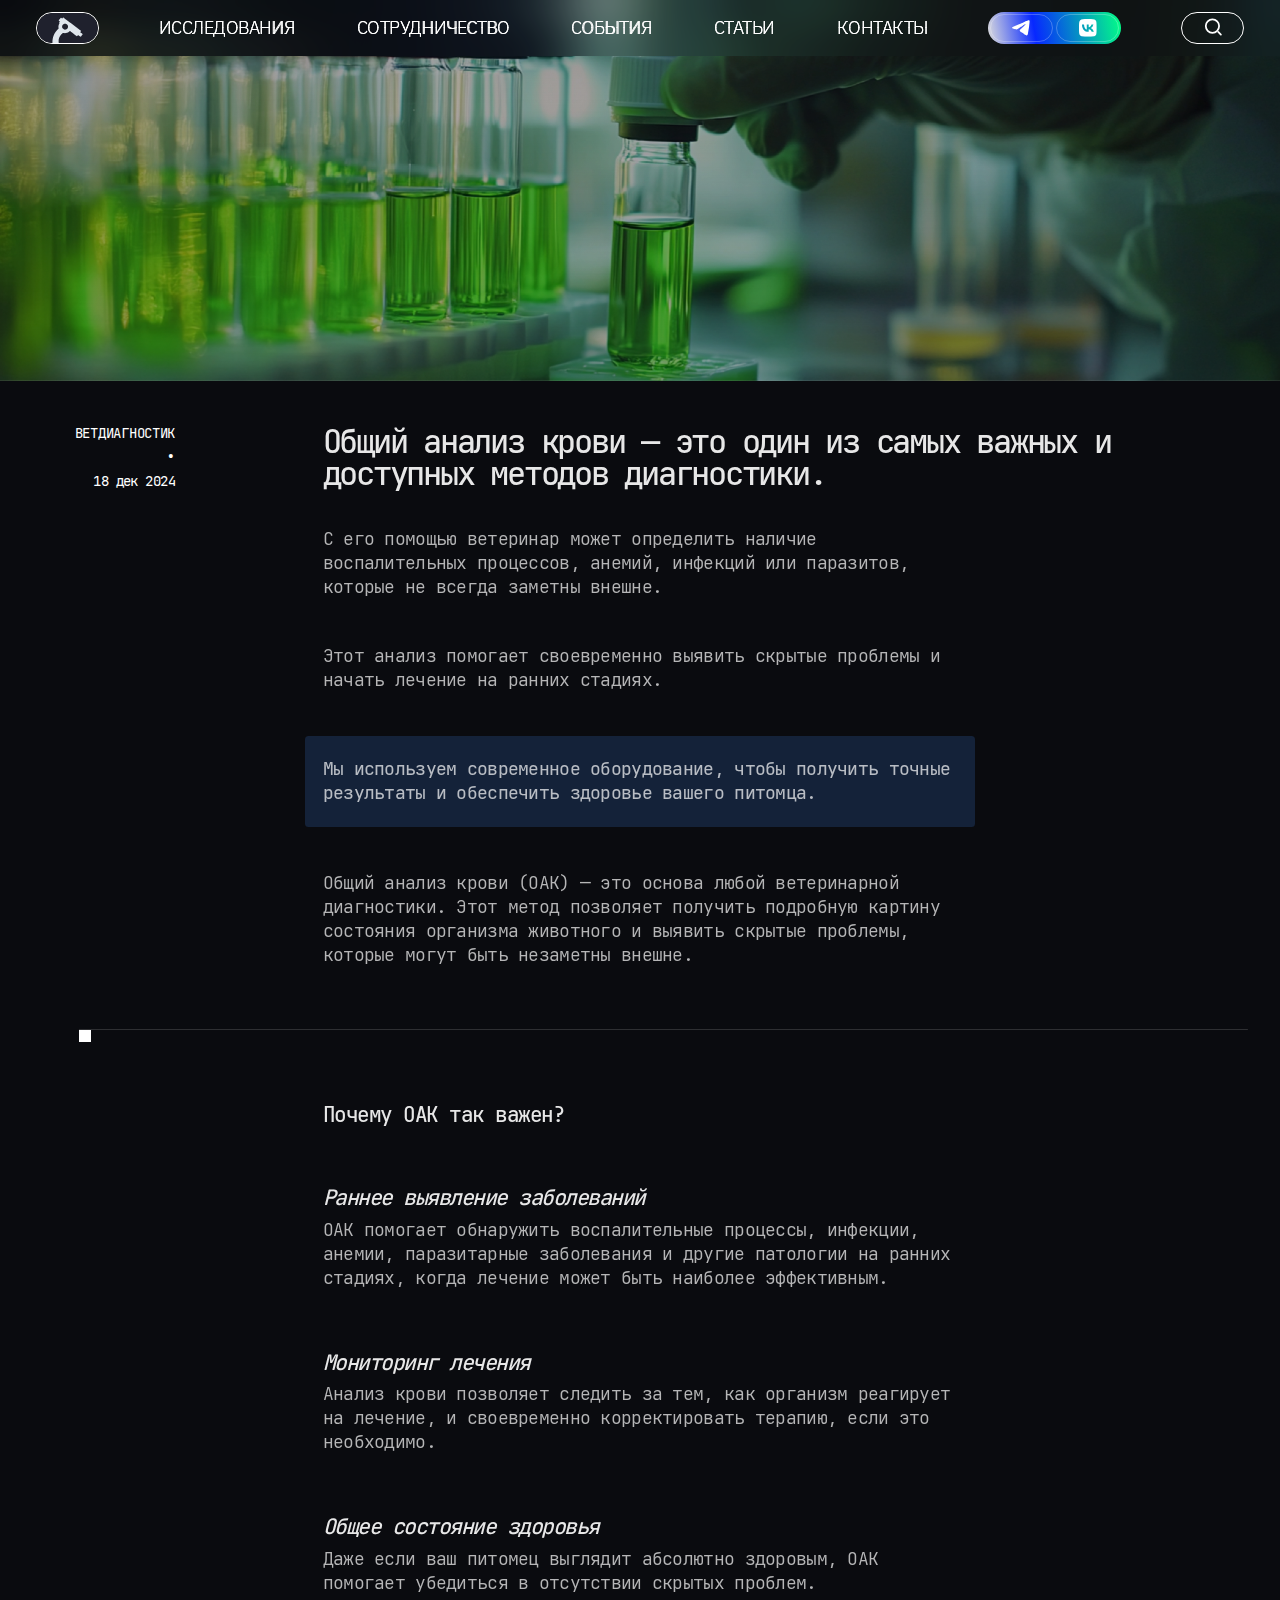
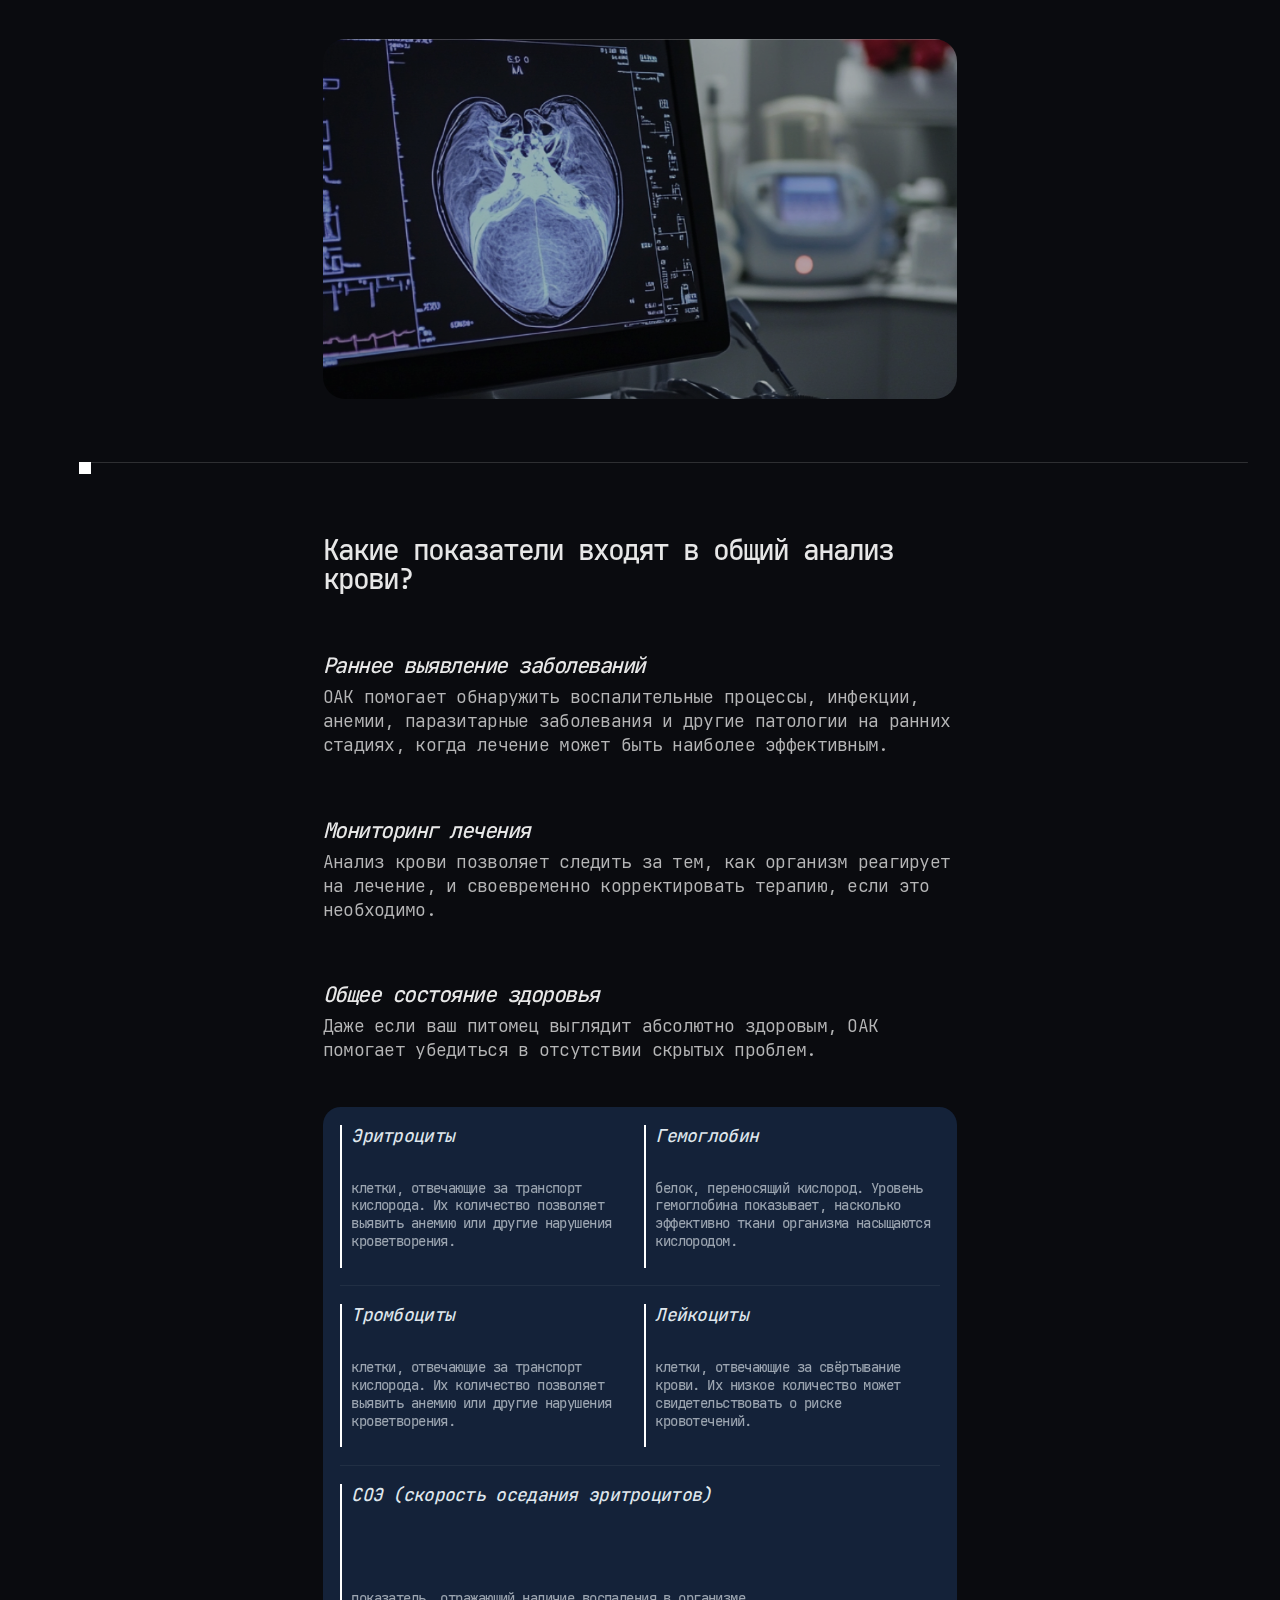
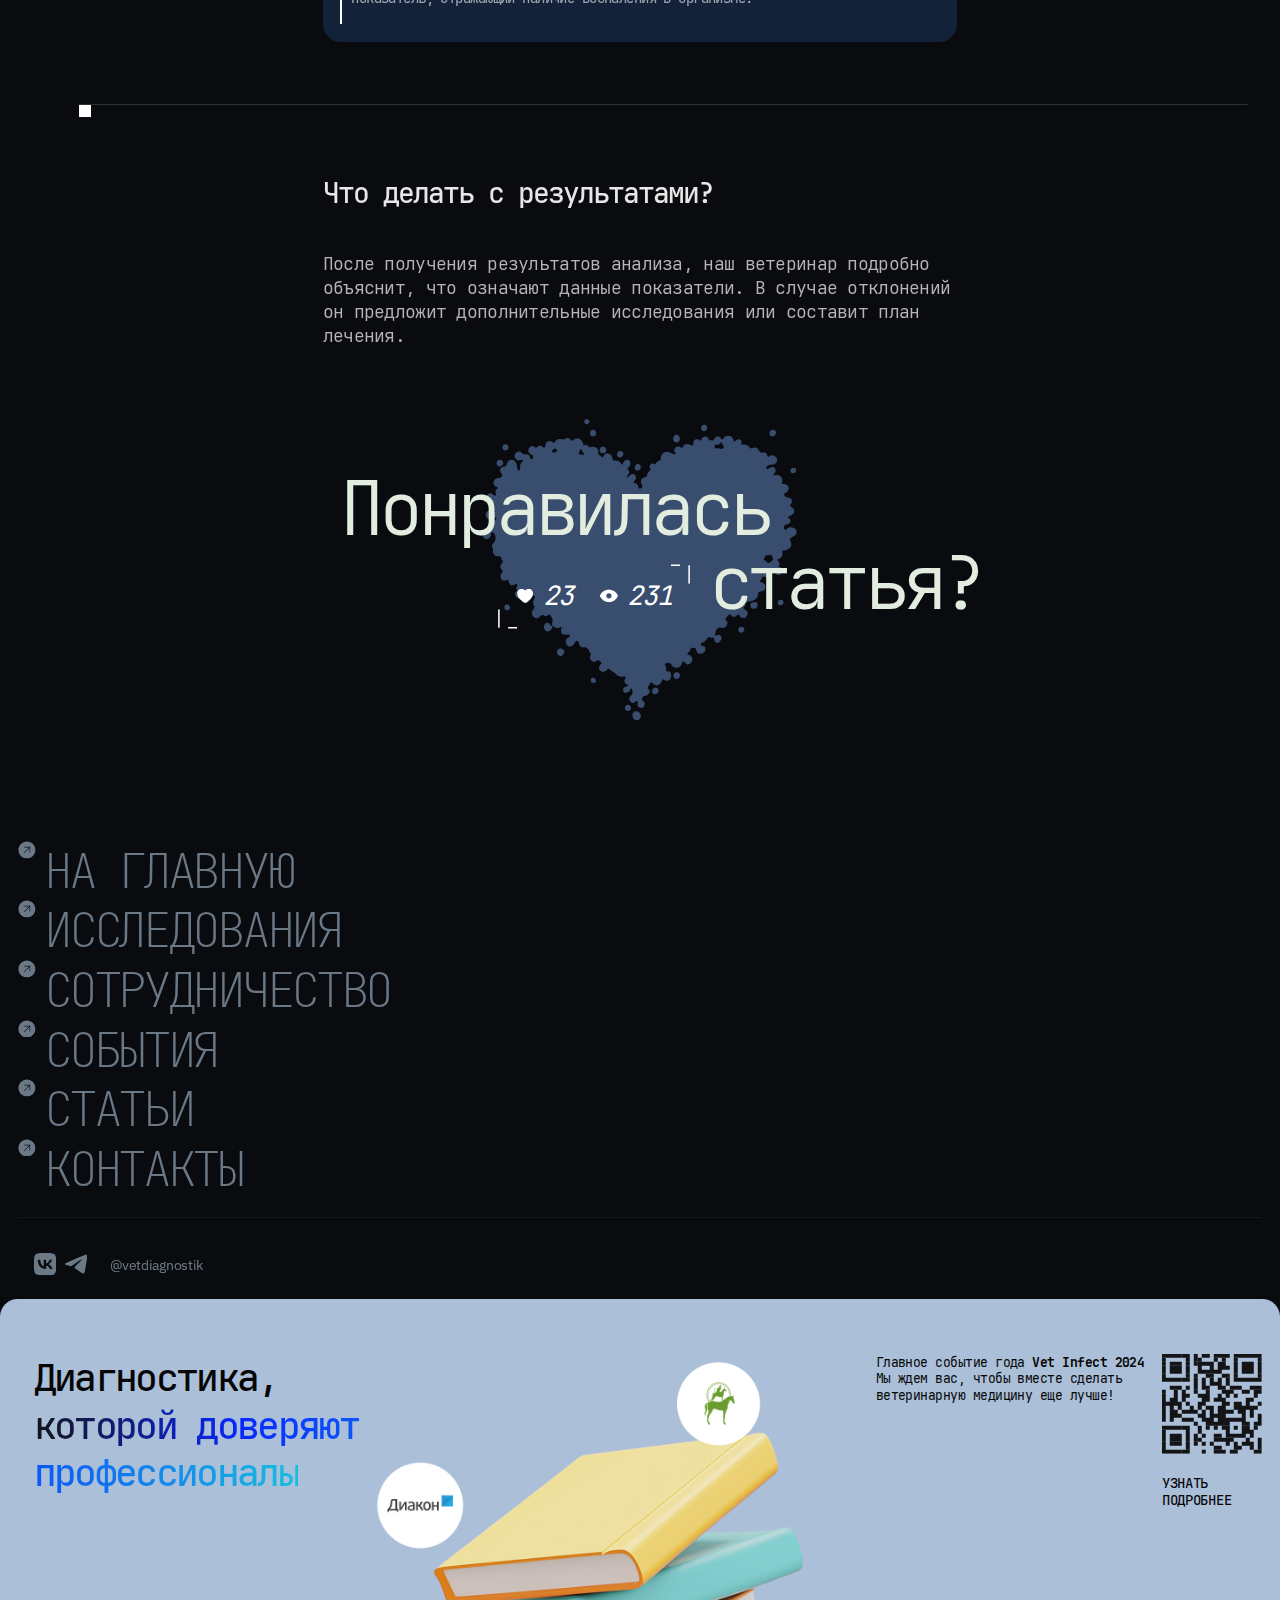
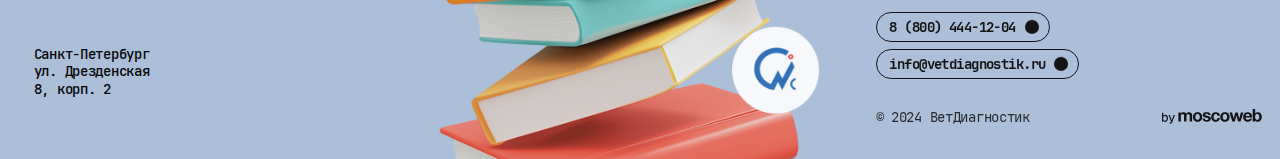
<file: articles-inner.html>
<!DOCTYPE html>
<html lang="ru">

<head>
	<meta charset="UTF-8">
	<meta http-equiv="X-UA-Compatible" content="IE=edge">
	<meta name="viewport" content="width=device-width, initial-scale=1.0">
	<title>ВетДиагностик - Почему общий анализ крови — основа диагностики?</title>
	<meta property="og:title" content="ВетДиагностик - Почему общий анализ крови — основа диагностики?">
	<meta property="og:description" content="Описание">
	<meta property="og:url" content="/">
	<meta property="og:site_name" content="ВетДиагностик - Почему общий анализ крови — основа диагностики?">
	<!-- favicon -->
	<link rel="apple-touch-icon" sizes="180x180" href="img/favicon/apple-touch-icon.png">
	<link rel="icon" type="image/png" sizes="32x32" href="img/favicon/favicon-32x32.png">
	<link rel="icon" type="image/png" sizes="16x16" href="img/favicon/favicon-16x16.png">
	<link rel="manifest" href="img/favicon/site.webmanifest">
	<link rel="mask-icon" href="img/favicon/safari-pinned-tab.svg" color="#5bbad5">
	<meta name="msapplication-TileColor" content="#ffffff">
	<meta name="theme-color" content="#ffffff">
	<!-- styles -->
	<link rel="stylesheet" href="css/vendor.min.css">
	<link rel="stylesheet" href="css/app.min.css">
</head>

<body style="--page-color: 10, 11, 15;">
	<!-- wrapper -->
	<div class="wrapper">
		<!-- header -->
		<header class="header @@header" id="header">
			<div class="container">
				<div class="header__wrapper">
					<a href="index.html" class="header__logotype">
						<picture class="header__logotype-img">
							<source srcset="img/logotype.svg" media="(min-width: 1024px)">
							<img src="img/logotype-circle-transparent.svg" width="71" height="35" alt="vetdiagnostik">
						</picture>
					</a>
					<nav class="nav header__nav">
						<ul class="nav__list">
							<li class="nav__item">
								<a href="research.html" class="nav__link" data-text="Исследования">Исследования</a>
							</li>
							<li class="nav__item">
								<a href="cooperation.html" class="nav__link" data-text="Сотрудничество">Сотрудничество</a>
							</li>
							<li class="nav__item">
								<a href="events.html" class="nav__link" data-text="События">События</a>
							</li>
							<li class="nav__item">
								<a href="articles.html" class="nav__link" data-text="Статьи">Статьи</a>
							</li>
							<li class="nav__item">
								<a href="contacts.html" class="nav__link" data-text="Контакты">Контакты</a>
							</li>
						</ul>
					</nav>
					<div class="c-socnav header__socnav">
						<ul class="c-socnav__list">
							<li class="c-socnav__item">
								<a href="#" class="c-socnav__link">
									<svg class="c-socnav__icon">
										<use xlink:href="img/sprite.svg#icon-tg"></use>
									</svg>
								</a>
							</li>
							<li class="c-socnav__item">
								<a href="#" class="c-socnav__link">
									<svg class="c-socnav__icon">
										<use xlink:href="img/sprite.svg#icon-vk"></use>
									</svg>
								</a>
							</li>
						</ul>
					</div>
					<div class="c-search header__search">
						<button class="c-search__trigger" aria-label="Поиск">
							<svg>
								<use xlink:href="img/sprite.svg#icon-search"></use>
							</svg>
						</button>
					</div>
					<button class="hamburger" id="hamburger-toggle">Меню</button>
				</div>
			</div>
		</header>
		<!-- end of header -->
		<!-- content -->
		<div class="wrapper__content">
			<!-- articles inner -->
			<div class="articles-inner" id="articles-inner">
				<div class="container">
					<!-- <div class="breadcrumb" aria-label="Breadcrumb">
                        <ol class="breadcrumb__list">
                            <li class="breadcrumb__item">
                                <a href="articles.html" class="breadcrumb__link">Cтатьи</a>
                            </li>
                            <li class="breadcrumb__item">
                                <a href="articles-inner.html" class="breadcrumb__link">Почему общий анализ крови — основа диагностики?</a>
                            </li>
                        </ol>
                    </div> -->
					<picture class="articles-inner__img">
						<img src="img/articles-inner-01.jpg" alt="Image">
					</picture>
					<div class="articles-inner__top">
						<div class="articles-inner__info">
							<span class="articles-inner__category">Ветдиагностик</span>
							<span class="articles-inner__date">18 дек 2024</span>
						</div>
						<h1 class="articles-inner__heading">Общий анализ крови — это один из самых важных и доступных методов диагностики.</h1>
					</div>
					<div class="articles-inner__wrap">
						<div class="articles-inner__content">
							<p>С его помощью ветеринар может определить наличие воспалительных процессов, анемий, инфекций или паразитов, которые не всегда заметны внешне. </p>
							<p>Этот анализ помогает своевременно выявить скрытые проблемы и начать лечение на ранних стадиях. </p>
							<blockquote>
								<p>Мы используем современное оборудование, чтобы получить точные результаты и обеспечить здоровье вашего питомца.</p>
							</blockquote>
							<p>Общий анализ крови (ОАК) — это основа любой ветеринарной диагностики. Этот метод позволяет получить подробную картину состояния организма животного и выявить скрытые проблемы, которые могут быть незаметны внешне.</p>
							<hr>
							<h3>Почему ОАК так важен?</h3>
							<h3>
								<i>Раннее выявление заболеваний</i>
							</h3>
							<p>ОАК помогает обнаружить воспалительные процессы, инфекции, анемии, паразитарные заболевания и другие патологии на ранних стадиях, когда лечение может быть наиболее эффективным.</p>
							<h3>
								<i>Мониторинг лечения</i>
							</h3>
							<p>Анализ крови позволяет следить за тем, как организм реагирует на лечение, и своевременно корректировать терапию, если это необходимо.</p>
							<h3>
								<i>Общее состояние здоровья</i>
							</h3>
							<p>Даже если ваш питомец выглядит абсолютно здоровым, ОАК помогает убедиться в отсутствии скрытых проблем.</p>
							<picture>
								<img src="img/articles-inner-02.jpg" alt="Image">
							</picture>
							<hr>
							<h2>Какие показатели входят в общий анализ крови?</h2>
							<h3>
								<i>Раннее выявление заболеваний</i>
							</h3>
							<p>ОАК помогает обнаружить воспалительные процессы, инфекции, анемии, паразитарные заболевания и другие патологии на ранних стадиях, когда лечение может быть наиболее эффективным.</p>
							<h3>
								<i>Мониторинг лечения</i>
							</h3>
							<p>Анализ крови позволяет следить за тем, как организм реагирует на лечение, и своевременно корректировать терапию, если это необходимо.</p>
							<h3>
								<i>Общее состояние здоровья</i>
							</h3>
							<p>Даже если ваш питомец выглядит абсолютно здоровым, ОАК помогает убедиться в отсутствии скрытых проблем.</p>
							<div class="content-info">
								<div class="content-info__wrapper">
									<div class="content-info__item">
										<h4>
											<i>Эритроциты</i>
										</h4>
										<p>клетки, отвечающие за транспорт кислорода. Их количество позволяет выявить анемию или другие нарушения кроветворения.</p>
									</div>
									<div class="content-info__item">
										<h4>
											<i>Гемоглобин</i>
										</h4>
										<p>белок, переносящий кислород. Уровень гемоглобина показывает, насколько эффективно ткани организма насыщаются кислородом.</p>
									</div>
								</div>
								<div class="content-info__wrapper">
									<div class="content-info__item">
										<h4>
											<i>Тромбоциты</i>
										</h4>
										<p>клетки, отвечающие за транспорт кислорода. Их количество позволяет выявить анемию или другие нарушения кроветворения.</p>
									</div>
									<div class="content-info__item">
										<h4>
											<i>Лейкоциты</i>
										</h4>
										<p>клетки, отвечающие за свёртывание крови. Их низкое количество может свидетельствовать о риске кровотечений.</p>
									</div>
								</div>
								<div class="content-info__wrapper">
									<div class="content-info__item">
										<h4>
											<i>СОЭ (скорость оседания эритроцитов)</i>
										</h4>
										<p>показатель, отражающий наличие воспаления в организме.</p>
									</div>
								</div>
							</div>
							<hr>
							<h2>Что делать с результатами?</h2>
							<p>После получения результатов анализа, наш ветеринар подробно объяснит, что означают данные показатели. В случае отклонений он предложит дополнительные исследования или составит план лечения.</p>
						</div>
						<div class="c-heart c-heart--blue events-inner__heart">
							<div class="c-heart__wrap">
								<span class="c-heart__title">
									<span>Понравилась</span>
									<span>статья?</span>
								</span>
								<button class="c-heart__btn" aria-label="Нравится">
									<svg>
										<use xlink:href="img/sprite.svg#icon-heart"></use>
									</svg>
								</button>
								<div class="c-heart__stats">
									<div class="c-heart__stats-item">
										<svg>
											<use xlink:href="img/sprite.svg#icon-like-filled"></use>
										</svg>
										<span>23</span>
									</div>
									<div class="c-heart__stats-item">
										<svg>
											<use xlink:href="img/sprite.svg#icon-eye"></use>
										</svg>
										<span>231</span>
									</div>
								</div>
							</div>
						</div>
					</div>
				</div>
			</div>
			<!-- end of articles inner -->
		</div>
		<!-- end of content -->
		<!-- footer -->
		<footer class="footer" id="footer" style="--background: #ABBFD9; --color: linear-gradient(260deg, #17BFE0 0.58%, #0728FF 64.82%, #141416 99.42%);">
			<div class="container">
				<div class="footer__navbar">
					<div class="splide">
						<div class="splide__track">
							<div class="splide__list">
								<div class="splide__slide">
									<a href="#" class="splide__link">
										<span>На главную</span>
										<svg>
											<use xlink:href="img/sprite.svg#icon-arrow-link"></use>
										</svg>
									</a>
								</div>
								<div class="splide__slide">
									<a href="#" class="splide__link">
										<span>Исследования</span>
										<svg>
											<use xlink:href="img/sprite.svg#icon-arrow-link"></use>
										</svg>
									</a>
								</div>
								<div class="splide__slide">
									<a href="#" class="splide__link">
										<span>Сотрудничество</span>
										<svg>
											<use xlink:href="img/sprite.svg#icon-arrow-link"></use>
										</svg>
									</a>
								</div>
								<div class="splide__slide">
									<a href="#" class="splide__link">
										<span>События</span>
										<svg>
											<use xlink:href="img/sprite.svg#icon-arrow-link"></use>
										</svg>
									</a>
								</div>
								<div class="splide__slide">
									<a href="#" class="splide__link">
										<span>Статьи</span>
										<svg>
											<use xlink:href="img/sprite.svg#icon-arrow-link"></use>
										</svg>
									</a>
								</div>
								<div class="splide__slide">
									<a href="#" class="splide__link">
										<span>Контакты</span>
										<svg>
											<use xlink:href="img/sprite.svg#icon-arrow-link"></use>
										</svg>
									</a>
								</div>
							</div>
						</div>
					</div>
				</div>
				<div class="footer__top">
					<div class="footer-socnav footer__socnav">
						<div class="footer-socnav__wrap">
							<ul class="footer-socnav__list">
								<li class="footer-socnav__item">
									<a href="#" class="footer-socnav__link">
										<svg class="footer-socnav__icon">
											<use xlink:href="img/sprite.svg#icon-tg"></use>
										</svg>
									</a>
								</li>
								<li class="footer-socnav__item">
									<a href="#" class="footer-socnav__link">
										<svg class="footer-socnav__icon">
											<use xlink:href="img/sprite.svg#icon-vk"></use>
										</svg>
									</a>
								</li>
							</ul>
							<span class="footer-socnav__title">@vetdiagnostik</span>
						</div>
					</div>
				</div>
				<div class="footer__wrap">
					<div class="footer__wrapper">
						<div class="footer__left">
							<span class="footer__title">Диагностика, <span>которой доверяют <br>профессионалы</span></span>
							<address class="footer__address">Санкт-Петербург <br>ул. Дрезденская <br>8, корп. 2</address>
						</div>
						<div class="footer__right">
							<div class="footer-info footer__info">
								<div class="footer-info__wrapper">
									<div class="footer-info__content">
										<span>Главное событие года <b>Vet Infect 2024</b> Мы ждем вас, чтобы вместе сделать ветеринарную медицину еще&nbsp;лучше!</span>
									</div>
									<a href="#" class="footer-info__main">
										<picture class="footer-info__img">
											<img src="img/qr-code.svg" alt="Image">
										</picture>
										<div class="footer-info__body">
											<span class="footer-info__link">
												<span>Узнать подробнее</span>
											</span>
										</div>
									</a>
								</div>
							</div>
							<div class="footer__contacts">
								<div class="footer__btns">
									<a href="tel:88004441204" class="footer__btn btn btn--dark">8 (800) 444-12-04</a>
									<a href="mailto:info@vetdiagnostik.ru" class="footer__btn btn btn--dark">info@vetdiagnostik.ru</a>
								</div>
								<div class="footer__inner">
									<p class="footer__copyright">© 2024 ВетДиагностик</p>
									<a href="https://mosco-web.ru/" class="footer__author" target="_blank">
										<img src="img/moscoweb-black.svg" alt="moscoweb">
									</a>
								</div>
							</div>
						</div>
					</div>
					<picture class="footer__img">
						<img src="img/footer-05.png" alt="Image">
					</picture>
					<picture class="footer__partners">
						<img src="img/footer-partners-05.png" alt="Image">
					</picture>
				</div>
			</div>
		</footer>
		<!-- end of footer -->
	</div>
	<!-- end of wrapper -->
	<!-- search -->
	<div class="search scroll-fixed" id="search">
		<div class="search__wrap">
			<form action="#" class="search__form">
				<div class="search__top">
					<button class="search__btn" aria-label="Искать">
						<svg>
							<use xlink:href="img/sprite.svg#icon-search"></use>
						</svg>
					</button>
					<input id="search-input" type="text" class="search__input" placeholder="Что вы ищите?">
					<button class="search__close" id="search-close">отмена</button>
				</div>
				<!-- add class 'is--active' for visible search results -->
				<div class="search__results">
					<span class="search__subtitle">Результаты поиска 011</span>
					<div class="search__wrapper">
						<a href="#" class="search-card search__item">
							<div class="search-card__body">
								<span class="search-card__title">
									<svg>
										<use xlink:href="img/sprite.svg#icon-arrow-top-right"></use>
									</svg>
									<span>Исследование крови</span>
								</span>
								<span class="search-card__tag">Исследование</span>
							</div>
						</a>
						<a href="#" class="search-card search__item">
							<div class="search-card__body">
								<span class="search-card__title">
									<svg>
										<use xlink:href="img/sprite.svg#icon-arrow-top-right"></use>
									</svg>
									<span>Исследование собак</span>
								</span>
								<span class="search-card__tag">Исследование</span>
							</div>
						</a>
						<a href="#" class="search-card search__item">
							<div class="search-card__body">
								<span class="search-card__title">
									<svg>
										<use xlink:href="img/sprite.svg#icon-arrow-top-right"></use>
									</svg>
									<span>Исследование кошек</span>
								</span>
								<span class="search-card__tag">Исследование</span>
							</div>
						</a>
						<a href="articles-inner.html" class="search-card search__item">
							<div class="search-card__body">
								<span class="search-card__title">
									<svg>
										<use xlink:href="img/sprite.svg#icon-arrow-top-right"></use>
									</svg>
									<span>Провели исследования для конференции</span>
								</span>
								<span class="search-card__tag">статья</span>
							</div>
						</a>
						<a href="news-inner.html" class="search-card search__item">
							<div class="search-card__body">
								<span class="search-card__title">
									<svg>
										<use xlink:href="img/sprite.svg#icon-arrow-top-right"></use>
									</svg>
									<span>Санкт-Петербурге прошла <br>ветеринарная конференция по УЗИ</span>
								</span>
								<span class="search-card__tag">новость</span>
							</div>
							<picture class="search-card__img">
								<img src="img/events-02.jpg" alt="Image">
							</picture>
						</a>
						<a href="news-inner.html" class="search-card search__item">
							<div class="search-card__body">
								<span class="search-card__title">
									<svg>
										<use xlink:href="img/sprite.svg#icon-arrow-top-right"></use>
									</svg>
									<span>Санкт-Петербурге прошла <br>ветеринарная конференция по УЗИ</span>
								</span>
								<span class="search-card__tag">новость</span>
							</div>
							<picture class="search-card__img">
								<img src="img/events-02.jpg" alt="Image">
							</picture>
						</a>
						<a href="news-inner.html" class="search-card search__item">
							<div class="search-card__body">
								<span class="search-card__title">
									<svg>
										<use xlink:href="img/sprite.svg#icon-arrow-top-right"></use>
									</svg>
									<span>Санкт-Петербурге прошла <br>ветеринарная конференция по УЗИ</span>
								</span>
								<span class="search-card__tag">новость</span>
							</div>
							<picture class="search-card__img">
								<img src="img/events-02.jpg" alt="Image">
							</picture>
						</a>
					</div>
				</div>
			</form>
		</div>
	</div>
	<!-- end of search -->
	<!-- menu -->
	<div class="menu scroll-fixed" id="menu">
		<div class="menu__wrap">
			<div class="menu__top">
				<div class="c-search menu__search">
					<button class="c-search__trigger">
						<svg>
							<use xlink:href="img/sprite.svg#icon-search"></use>
						</svg>
					</button>
				</div>
				<button class="menu__close" id="menu-close">Close</button>
			</div>
			<nav class="nav menu__nav">
				<ul class="nav__list">
					<li class="nav__item">
						<a href="research.html" class="nav__link" data-text="Исследования">Исследования</a>
					</li>
					<li class="nav__item">
						<a href="cooperation.html" class="nav__link" data-text="Сотрудничество">Сотрудничество</a>
					</li>
					<li class="nav__item">
						<a href="events.html" class="nav__link" data-text="События">События</a>
					</li>
					<li class="nav__item">
						<a href="articles.html" class="nav__link" data-text="Статьи">Статьи</a>
					</li>
					<li class="nav__item">
						<a href="contacts.html" class="nav__link" data-text="Контакты">Контакты</a>
					</li>
				</ul>
			</nav>
			<div class="menu__bottom">
				<div class="c-socnav menu__socnav">
					<ul class="c-socnav__list">
						<li class="c-socnav__item">
							<a href="#" class="c-socnav__link">
								<svg class="c-socnav__icon">
									<use xlink:href="img/sprite.svg#icon-tg"></use>
								</svg>
							</a>
						</li>
						<li class="c-socnav__item">
							<a href="#" class="c-socnav__link">
								<svg class="c-socnav__icon">
									<use xlink:href="img/sprite.svg#icon-vk"></use>
								</svg>
							</a>
						</li>
					</ul>
				</div>
			</div>
		</div>
	</div>
	<!-- end of menu -->
	<!-- scripts -->
	<script src="js/vendor.min.js"></script>
	<script src="js/app.min.js"></script>
</body>

</html>
</file>
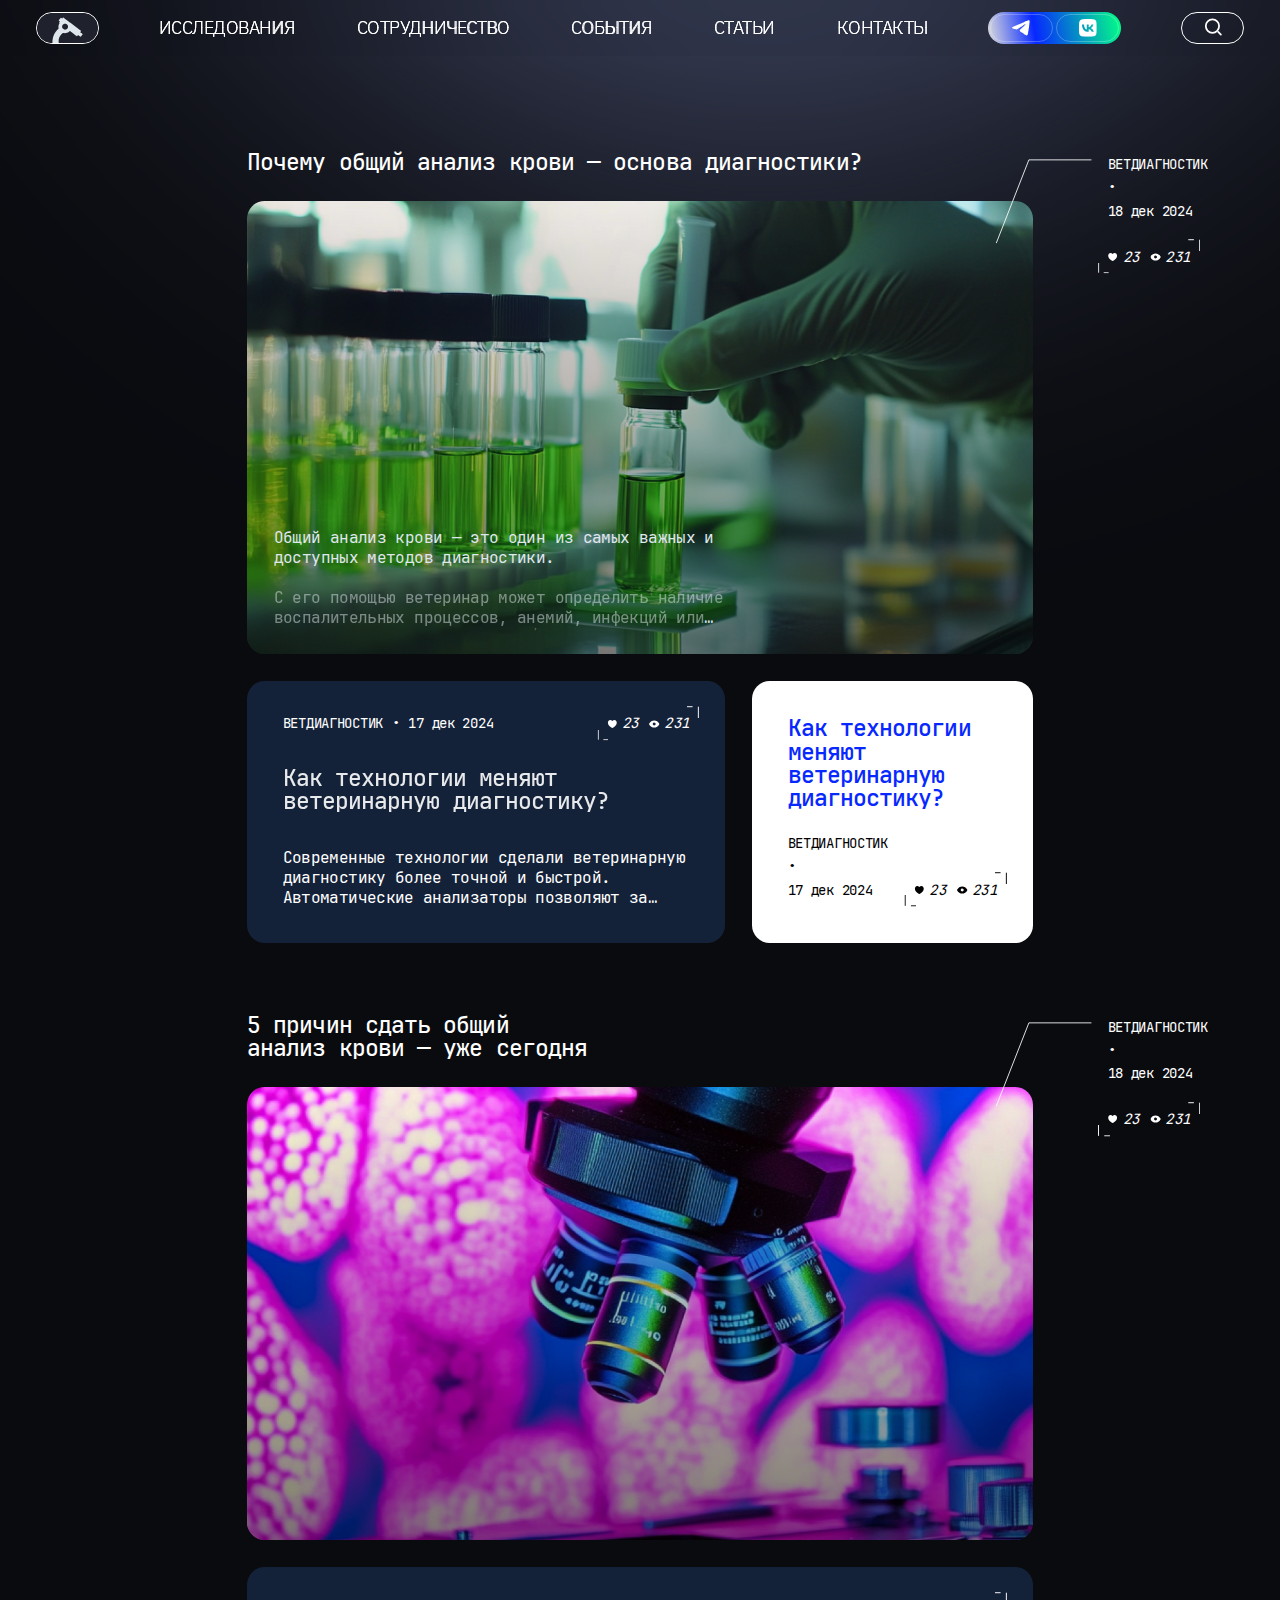
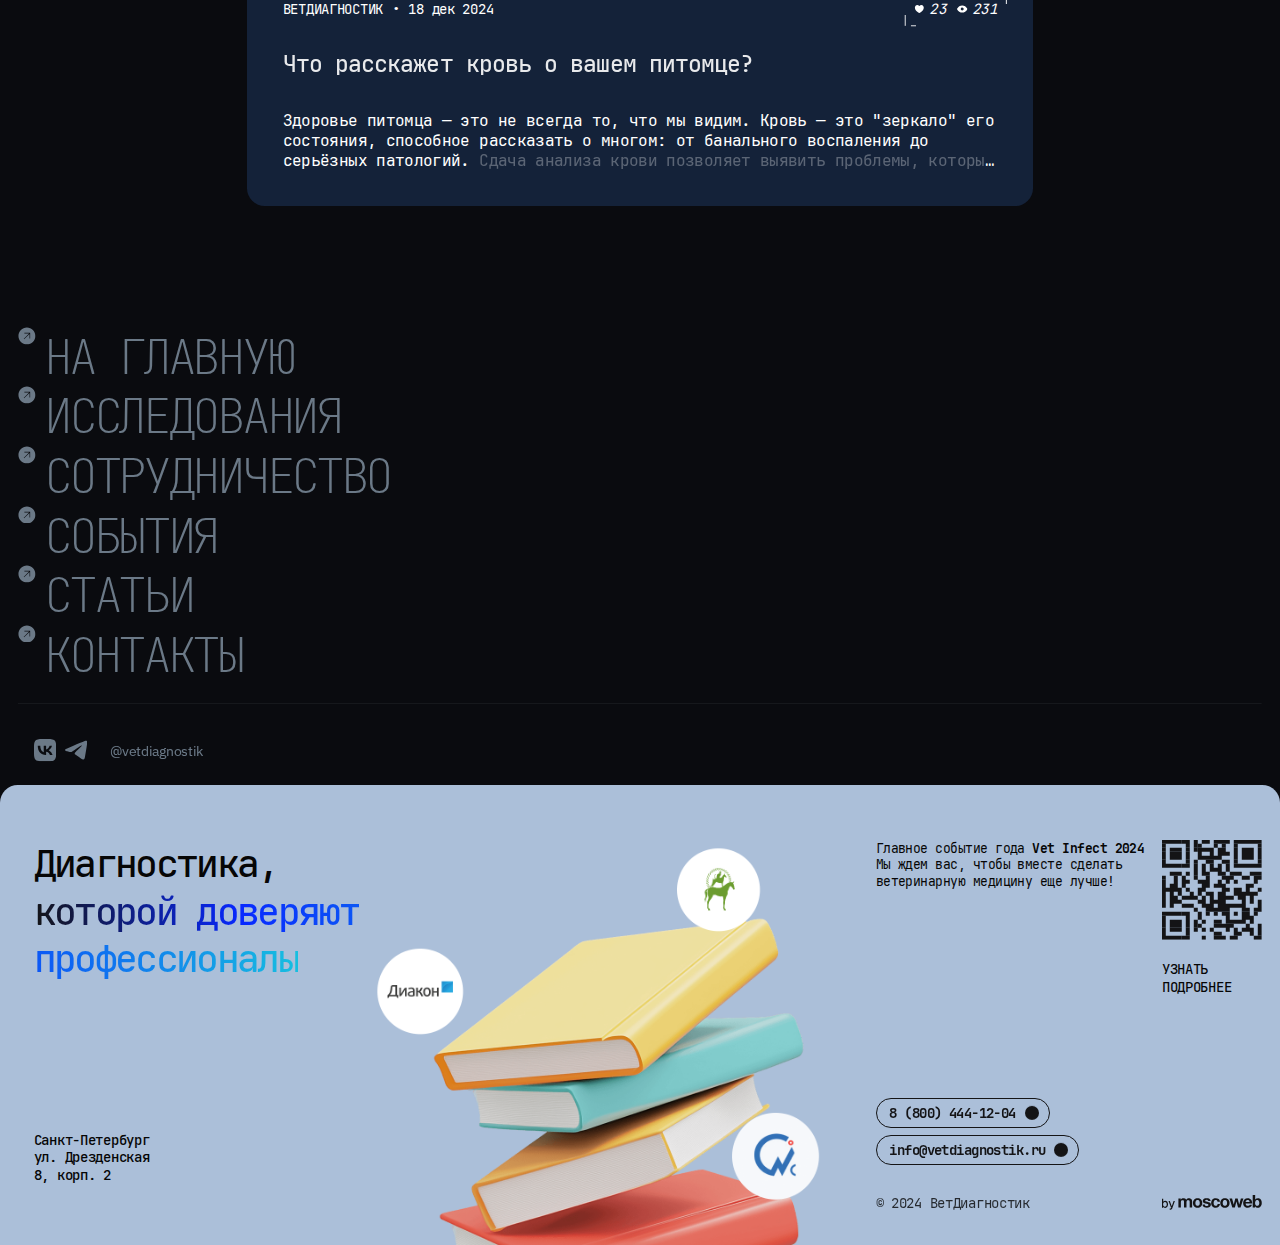
<file: articles.html>
<!DOCTYPE html>
<html lang="ru">

<head>
	<meta charset="UTF-8">
	<meta http-equiv="X-UA-Compatible" content="IE=edge">
	<meta name="viewport" content="width=device-width, initial-scale=1.0">
	<title>ВетДиагностик - Статьи</title>
	<meta property="og:title" content="ВетДиагностик - Статьи">
	<meta property="og:description" content="Описание">
	<meta property="og:url" content="/">
	<meta property="og:site_name" content="ВетДиагностик - Статьи">
	<!-- favicon -->
	<link rel="apple-touch-icon" sizes="180x180" href="img/favicon/apple-touch-icon.png">
	<link rel="icon" type="image/png" sizes="32x32" href="img/favicon/favicon-32x32.png">
	<link rel="icon" type="image/png" sizes="16x16" href="img/favicon/favicon-16x16.png">
	<link rel="manifest" href="img/favicon/site.webmanifest">
	<link rel="mask-icon" href="img/favicon/safari-pinned-tab.svg" color="#5bbad5">
	<meta name="msapplication-TileColor" content="#ffffff">
	<meta name="theme-color" content="#ffffff">
	<!-- styles -->
	<link rel="stylesheet" href="css/vendor.min.css">
	<link rel="stylesheet" href="css/app.min.css">
</head>

<body style="--page-color: 10, 11, 15;">
	<!-- wrapper -->
	<div class="wrapper">
		<!-- header -->
		<header class="header @@header" id="header">
			<div class="container">
				<div class="header__wrapper">
					<a href="index.html" class="header__logotype">
						<picture class="header__logotype-img">
							<source srcset="img/logotype.svg" media="(min-width: 1024px)">
							<img src="img/logotype-circle-transparent.svg" width="71" height="35" alt="vetdiagnostik">
						</picture>
					</a>
					<nav class="nav header__nav">
						<ul class="nav__list">
							<li class="nav__item">
								<a href="research.html" class="nav__link" data-text="Исследования">Исследования</a>
							</li>
							<li class="nav__item">
								<a href="cooperation.html" class="nav__link" data-text="Сотрудничество">Сотрудничество</a>
							</li>
							<li class="nav__item">
								<a href="events.html" class="nav__link" data-text="События">События</a>
							</li>
							<li class="nav__item">
								<a href="articles.html" class="nav__link" data-text="Статьи">Статьи</a>
							</li>
							<li class="nav__item">
								<a href="contacts.html" class="nav__link" data-text="Контакты">Контакты</a>
							</li>
						</ul>
					</nav>
					<div class="c-socnav header__socnav">
						<ul class="c-socnav__list">
							<li class="c-socnav__item">
								<a href="#" class="c-socnav__link">
									<svg class="c-socnav__icon">
										<use xlink:href="img/sprite.svg#icon-tg"></use>
									</svg>
								</a>
							</li>
							<li class="c-socnav__item">
								<a href="#" class="c-socnav__link">
									<svg class="c-socnav__icon">
										<use xlink:href="img/sprite.svg#icon-vk"></use>
									</svg>
								</a>
							</li>
						</ul>
					</div>
					<div class="c-search header__search">
						<button class="c-search__trigger" aria-label="Поиск">
							<svg>
								<use xlink:href="img/sprite.svg#icon-search"></use>
							</svg>
						</button>
					</div>
					<button class="hamburger" id="hamburger-toggle">Меню</button>
				</div>
			</div>
		</header>
		<!-- end of header -->
		<!-- content -->
		<div class="wrapper__content">
			<!-- articles -->
			<div class="articles" id="articles">
				<div class="container">
					<!-- <div class="breadcrumb" aria-label="Breadcrumb">
                        <ol class="breadcrumb__list">
                            <li class="breadcrumb__item">
                                <a href="articles.html" class="breadcrumb__link">Последние статьи</a>
                            </li>
                        </ol>
                    </div> -->
					<div class="articles__wrapper">
						<a href="articles-inner.html" class="articles-xl-card articles__item">
							<span class="articles-xl-card__title">Почему общий анализ крови — основа диагностики?</span>
							<div class="articles-xl-card__controls">
								<div class="articles-xl-card__info">
									<span class="articles-xl-card__author">Ветдиагностик</span>
									<span class="articles-xl-card__date">18 дек 2024</span>
								</div>
								<div class="articles-xl-card__stats">
									<div class="articles-xl-card__stats-item">
										<svg>
											<use xlink:href="img/sprite.svg#icon-like-filled"></use>
										</svg>
										<span>23</span>
									</div>
									<div class="articles-xl-card__stats-item">
										<svg>
											<use xlink:href="img/sprite.svg#icon-eye"></use>
										</svg>
										<span>231</span>
									</div>
								</div>
							</div>
							<div class="articles-xl-card__wrapper">
								<div class="articles-xl-card__inner">
									<div class="articles-xl-card__content">
										<p>
											Общий анализ крови — это один из самых важных и доступных методов диагностики.
										</p>
										<p>
											<span>
												С его помощью ветеринар может определить наличие воспалительных процессов, анемий, инфекций или паразитов, которые не всегда заметны внешне. Этот анализ помогает своевременно выявить скрытые проблемы и начать лечение на ранних стадиях.
											</span>
										</p>
										<p>
											<span>
												Мы используем современное оборудование, чтобы получить точные результаты и обеспечить здоровье вашего питомца.
											</span>
										</p>
									</div>
									<span class="articles-xl-card__btn btn">Читать статью</span>
								</div>
								<picture class="articles-xl-card__bg">
									<img src="img/articles-01.jpg" alt="Image">
								</picture>
							</div>
						</a>
						<div class="articles__cards">
							<a href="articles-inner.html" class="articles-lg-card articles__item articles__item--cards">
								<div class="articles-lg-card__top">
									<div class="articles-lg-card__inner">
										<span class="articles-lg-card__author">Ветдиагностик</span>
										<span class="articles-lg-card__date">17 дек 2024</span>
									</div>
									<div class="articles-lg-card__stats">
										<div class="articles-lg-card__stats-item">
											<svg>
												<use xlink:href="img/sprite.svg#icon-like-filled"></use>
											</svg>
											<span>23</span>
										</div>
										<div class="articles-lg-card__stats-item">
											<svg>
												<use xlink:href="img/sprite.svg#icon-eye"></use>
											</svg>
											<span>231</span>
										</div>
									</div>
								</div>
								<span class="articles-lg-card__title">Как технологии меняют ветеринарную диагностику?</span>
								<div class="articles-lg-card__content">
									<span>Современные технологии сделали ветеринарную диагностику более точной и быстрой. <span>Автоматические анализаторы позволяют за считанные минуты определить ключевые показатели здоровья питомца</span></span>
								</div>
							</a>
							<a href="articles-inner.html" class="articles-md-card articles__item articles__item--cards">
								<span class="articles-md-card__title">Как технологии меняют ветеринарную диагностику?</span>
								<div class="articles-md-card__bottom">
									<div class="articles-md-card__inner">
										<span class="articles-md-card__author">Ветдиагностик</span>
										<span class="articles-md-card__date">17 дек 2024</span>
									</div>
									<div class="articles-md-card__stats">
										<div class="articles-md-card__stats-item">
											<svg>
												<use xlink:href="img/sprite.svg#icon-like-filled"></use>
											</svg>
											<span>23</span>
										</div>
										<div class="articles-md-card__stats-item">
											<svg>
												<use xlink:href="img/sprite.svg#icon-eye"></use>
											</svg>
											<span>231</span>
										</div>
									</div>
								</div>
							</a>
						</div>
						<a href="articles-inner.html" class="articles-xl-card articles__item">
							<span class="articles-xl-card__title">5 причин сдать общий <br>анализ крови — уже сегодня</span>
							<div class="articles-xl-card__controls">
								<div class="articles-xl-card__info">
									<span class="articles-xl-card__author">Ветдиагностик</span>
									<span class="articles-xl-card__date">18 дек 2024</span>
								</div>
								<div class="articles-xl-card__stats">
									<div class="articles-xl-card__stats-item">
										<svg>
											<use xlink:href="img/sprite.svg#icon-like-filled"></use>
										</svg>
										<span>23</span>
									</div>
									<div class="articles-xl-card__stats-item">
										<svg>
											<use xlink:href="img/sprite.svg#icon-eye"></use>
										</svg>
										<span>231</span>
									</div>
								</div>
							</div>
							<div class="articles-xl-card__wrapper">
								<div class="articles-xl-card__inner">
									<div class="articles-xl-card__content"></div>
									<span class="articles-xl-card__btn btn">Читать статью</span>
								</div>
								<div class="articles-xl-card__bg">
									<img src="img/articles-02.jpg" alt="Image">
								</div>
							</div>
						</a>
						<a href="articles-inner.html" class="articles-lg-card articles__item">
							<div class="articles-lg-card__top">
								<div class="articles-lg-card__inner">
									<span class="articles-lg-card__author">Ветдиагностик</span>
									<span class="articles-lg-card__date">18 дек 2024</span>
								</div>
								<div class="articles-lg-card__stats">
									<div class="articles-lg-card__stats-item">
										<svg>
											<use xlink:href="img/sprite.svg#icon-like-filled"></use>
										</svg>
										<span>23</span>
									</div>
									<div class="articles-lg-card__stats-item">
										<svg>
											<use xlink:href="img/sprite.svg#icon-eye"></use>
										</svg>
										<span>231</span>
									</div>
								</div>
							</div>
							<span class="articles-lg-card__title">Что расскажет кровь о вашем питомце?</span>
							<div class="articles-lg-card__content">
								<p>Здоровье питомца — это не всегда то, что мы видим. Кровь — это "зеркало" его состояния, способное рассказать о многом: от банального воспаления до серьёзных патологий. <span>Сдача анализа крови позволяет выявить проблемы, которые пока остаются скрытыми, и предотвратить развитие болезней. Наша лаборатория предлагает точные и быстрые результаты, чтобы вы могли быть уверены в здоровье своего питомца.</span></p>
							</div>
						</a>
					</div>
				</div>
			</div>
			<!-- end of articles -->
		</div>
		<!-- end of content -->
		<!-- footer -->
		<footer class="footer" id="footer" style="--background: #ABBFD9; --color: linear-gradient(260deg, #17BFE0 0.58%, #0728FF 64.82%, #141416 99.42%);">
			<div class="container">
				<div class="footer__navbar">
					<div class="splide">
						<div class="splide__track">
							<div class="splide__list">
								<div class="splide__slide">
									<a href="#" class="splide__link">
										<span>На главную</span>
										<svg>
											<use xlink:href="img/sprite.svg#icon-arrow-link"></use>
										</svg>
									</a>
								</div>
								<div class="splide__slide">
									<a href="#" class="splide__link">
										<span>Исследования</span>
										<svg>
											<use xlink:href="img/sprite.svg#icon-arrow-link"></use>
										</svg>
									</a>
								</div>
								<div class="splide__slide">
									<a href="#" class="splide__link">
										<span>Сотрудничество</span>
										<svg>
											<use xlink:href="img/sprite.svg#icon-arrow-link"></use>
										</svg>
									</a>
								</div>
								<div class="splide__slide">
									<a href="#" class="splide__link">
										<span>События</span>
										<svg>
											<use xlink:href="img/sprite.svg#icon-arrow-link"></use>
										</svg>
									</a>
								</div>
								<div class="splide__slide">
									<a href="#" class="splide__link">
										<span>Статьи</span>
										<svg>
											<use xlink:href="img/sprite.svg#icon-arrow-link"></use>
										</svg>
									</a>
								</div>
								<div class="splide__slide">
									<a href="#" class="splide__link">
										<span>Контакты</span>
										<svg>
											<use xlink:href="img/sprite.svg#icon-arrow-link"></use>
										</svg>
									</a>
								</div>
							</div>
						</div>
					</div>
				</div>
				<div class="footer__top">
					<div class="footer-socnav footer__socnav">
						<div class="footer-socnav__wrap">
							<ul class="footer-socnav__list">
								<li class="footer-socnav__item">
									<a href="#" class="footer-socnav__link">
										<svg class="footer-socnav__icon">
											<use xlink:href="img/sprite.svg#icon-tg"></use>
										</svg>
									</a>
								</li>
								<li class="footer-socnav__item">
									<a href="#" class="footer-socnav__link">
										<svg class="footer-socnav__icon">
											<use xlink:href="img/sprite.svg#icon-vk"></use>
										</svg>
									</a>
								</li>
							</ul>
							<span class="footer-socnav__title">@vetdiagnostik</span>
						</div>
					</div>
				</div>
				<div class="footer__wrap">
					<div class="footer__wrapper">
						<div class="footer__left">
							<span class="footer__title">Диагностика, <span>которой доверяют <br>профессионалы</span></span>
							<address class="footer__address">Санкт-Петербург <br>ул. Дрезденская <br>8, корп. 2</address>
						</div>
						<div class="footer__right">
							<div class="footer-info footer__info">
								<div class="footer-info__wrapper">
									<div class="footer-info__content">
										<span>Главное событие года <b>Vet Infect 2024</b> Мы ждем вас, чтобы вместе сделать ветеринарную медицину еще&nbsp;лучше!</span>
									</div>
									<a href="#" class="footer-info__main">
										<picture class="footer-info__img">
											<img src="img/qr-code.svg" alt="Image">
										</picture>
										<div class="footer-info__body">
											<span class="footer-info__link">
												<span>Узнать подробнее</span>
											</span>
										</div>
									</a>
								</div>
							</div>
							<div class="footer__contacts">
								<div class="footer__btns">
									<a href="tel:88004441204" class="footer__btn btn btn--dark">8 (800) 444-12-04</a>
									<a href="mailto:info@vetdiagnostik.ru" class="footer__btn btn btn--dark">info@vetdiagnostik.ru</a>
								</div>
								<div class="footer__inner">
									<p class="footer__copyright">© 2024 ВетДиагностик</p>
									<a href="https://mosco-web.ru/" class="footer__author" target="_blank">
										<img src="img/moscoweb-black.svg" alt="moscoweb">
									</a>
								</div>
							</div>
						</div>
					</div>
					<picture class="footer__img">
						<img src="img/footer-05.png" alt="Image">
					</picture>
					<picture class="footer__partners">
						<img src="img/footer-partners-05.png" alt="Image">
					</picture>
				</div>
			</div>
		</footer>
		<!-- end of footer -->
	</div>
	<!-- end of wrapper -->
	<!-- search -->
	<div class="search scroll-fixed" id="search">
		<div class="search__wrap">
			<form action="#" class="search__form">
				<div class="search__top">
					<button class="search__btn" aria-label="Искать">
						<svg>
							<use xlink:href="img/sprite.svg#icon-search"></use>
						</svg>
					</button>
					<input id="search-input" type="text" class="search__input" placeholder="Что вы ищите?">
					<button class="search__close" id="search-close">отмена</button>
				</div>
				<!-- add class 'is--active' for visible search results -->
				<div class="search__results">
					<span class="search__subtitle">Результаты поиска 011</span>
					<div class="search__wrapper">
						<a href="#" class="search-card search__item">
							<div class="search-card__body">
								<span class="search-card__title">
									<svg>
										<use xlink:href="img/sprite.svg#icon-arrow-top-right"></use>
									</svg>
									<span>Исследование крови</span>
								</span>
								<span class="search-card__tag">Исследование</span>
							</div>
						</a>
						<a href="#" class="search-card search__item">
							<div class="search-card__body">
								<span class="search-card__title">
									<svg>
										<use xlink:href="img/sprite.svg#icon-arrow-top-right"></use>
									</svg>
									<span>Исследование собак</span>
								</span>
								<span class="search-card__tag">Исследование</span>
							</div>
						</a>
						<a href="#" class="search-card search__item">
							<div class="search-card__body">
								<span class="search-card__title">
									<svg>
										<use xlink:href="img/sprite.svg#icon-arrow-top-right"></use>
									</svg>
									<span>Исследование кошек</span>
								</span>
								<span class="search-card__tag">Исследование</span>
							</div>
						</a>
						<a href="articles-inner.html" class="search-card search__item">
							<div class="search-card__body">
								<span class="search-card__title">
									<svg>
										<use xlink:href="img/sprite.svg#icon-arrow-top-right"></use>
									</svg>
									<span>Провели исследования для конференции</span>
								</span>
								<span class="search-card__tag">статья</span>
							</div>
						</a>
						<a href="news-inner.html" class="search-card search__item">
							<div class="search-card__body">
								<span class="search-card__title">
									<svg>
										<use xlink:href="img/sprite.svg#icon-arrow-top-right"></use>
									</svg>
									<span>Санкт-Петербурге прошла <br>ветеринарная конференция по УЗИ</span>
								</span>
								<span class="search-card__tag">новость</span>
							</div>
							<picture class="search-card__img">
								<img src="img/events-02.jpg" alt="Image">
							</picture>
						</a>
						<a href="news-inner.html" class="search-card search__item">
							<div class="search-card__body">
								<span class="search-card__title">
									<svg>
										<use xlink:href="img/sprite.svg#icon-arrow-top-right"></use>
									</svg>
									<span>Санкт-Петербурге прошла <br>ветеринарная конференция по УЗИ</span>
								</span>
								<span class="search-card__tag">новость</span>
							</div>
							<picture class="search-card__img">
								<img src="img/events-02.jpg" alt="Image">
							</picture>
						</a>
						<a href="news-inner.html" class="search-card search__item">
							<div class="search-card__body">
								<span class="search-card__title">
									<svg>
										<use xlink:href="img/sprite.svg#icon-arrow-top-right"></use>
									</svg>
									<span>Санкт-Петербурге прошла <br>ветеринарная конференция по УЗИ</span>
								</span>
								<span class="search-card__tag">новость</span>
							</div>
							<picture class="search-card__img">
								<img src="img/events-02.jpg" alt="Image">
							</picture>
						</a>
					</div>
				</div>
			</form>
		</div>
	</div>
	<!-- end of search -->
	<!-- menu -->
	<div class="menu scroll-fixed" id="menu">
		<div class="menu__wrap">
			<div class="menu__top">
				<div class="c-search menu__search">
					<button class="c-search__trigger">
						<svg>
							<use xlink:href="img/sprite.svg#icon-search"></use>
						</svg>
					</button>
				</div>
				<button class="menu__close" id="menu-close">Close</button>
			</div>
			<nav class="nav menu__nav">
				<ul class="nav__list">
					<li class="nav__item">
						<a href="research.html" class="nav__link" data-text="Исследования">Исследования</a>
					</li>
					<li class="nav__item">
						<a href="cooperation.html" class="nav__link" data-text="Сотрудничество">Сотрудничество</a>
					</li>
					<li class="nav__item">
						<a href="events.html" class="nav__link" data-text="События">События</a>
					</li>
					<li class="nav__item">
						<a href="articles.html" class="nav__link" data-text="Статьи">Статьи</a>
					</li>
					<li class="nav__item">
						<a href="contacts.html" class="nav__link" data-text="Контакты">Контакты</a>
					</li>
				</ul>
			</nav>
			<div class="menu__bottom">
				<div class="c-socnav menu__socnav">
					<ul class="c-socnav__list">
						<li class="c-socnav__item">
							<a href="#" class="c-socnav__link">
								<svg class="c-socnav__icon">
									<use xlink:href="img/sprite.svg#icon-tg"></use>
								</svg>
							</a>
						</li>
						<li class="c-socnav__item">
							<a href="#" class="c-socnav__link">
								<svg class="c-socnav__icon">
									<use xlink:href="img/sprite.svg#icon-vk"></use>
								</svg>
							</a>
						</li>
					</ul>
				</div>
			</div>
		</div>
	</div>
	<!-- end of menu -->
	<!-- scripts -->
	<script src="js/vendor.min.js"></script>
	<script src="js/app.min.js"></script>
</body>

</html>
</file>
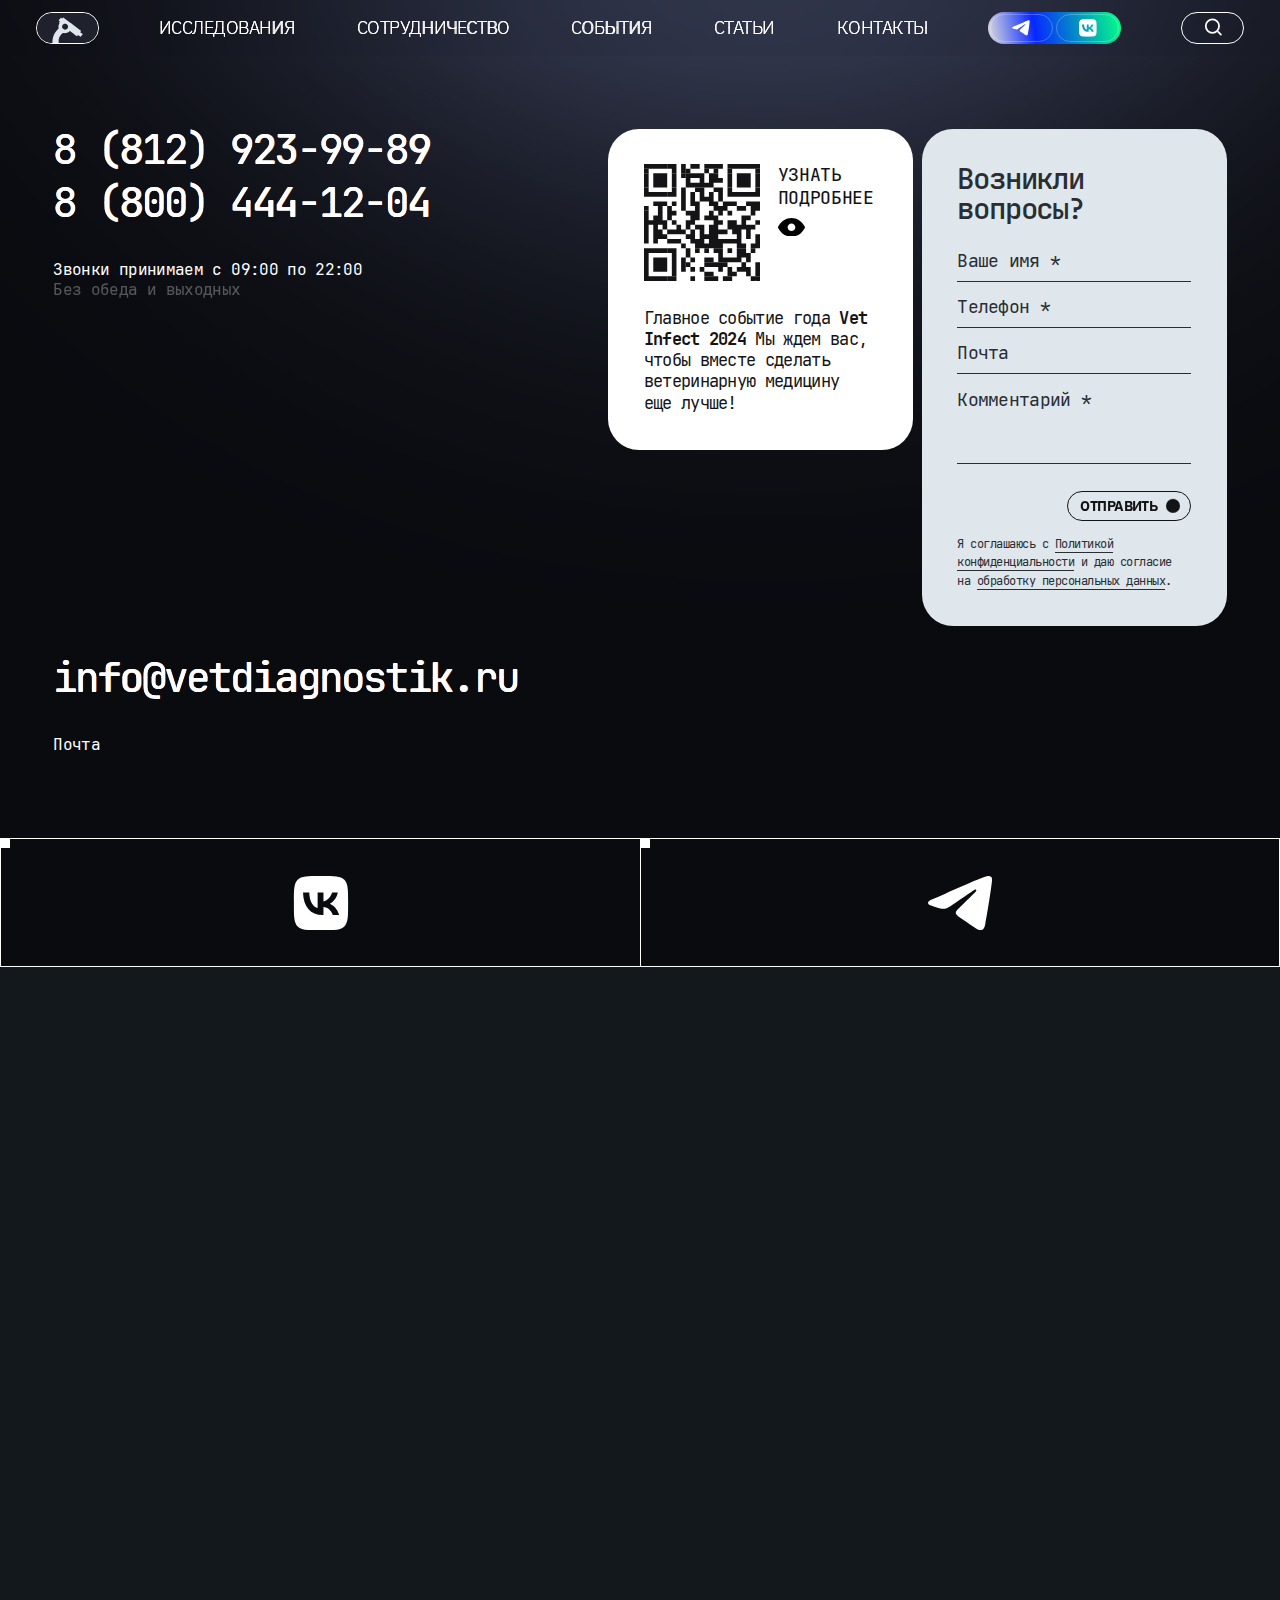
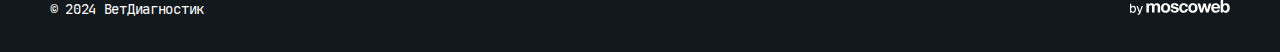
<file: contacts.html>
<!DOCTYPE html>
<html lang="ru">

<head>
	<meta charset="UTF-8">
	<meta http-equiv="X-UA-Compatible" content="IE=edge">
	<meta name="viewport" content="width=device-width, initial-scale=1.0">
	<title>ВетДиагностик - Контакты</title>
	<meta property="og:title" content="ВетДиагностик - Контакты">
	<meta property="og:description" content="Описание">
	<meta property="og:url" content="/">
	<meta property="og:site_name" content="ВетДиагностик - Контакты">
	<!-- favicon -->
	<link rel="apple-touch-icon" sizes="180x180" href="img/favicon/apple-touch-icon.png">
	<link rel="icon" type="image/png" sizes="32x32" href="img/favicon/favicon-32x32.png">
	<link rel="icon" type="image/png" sizes="16x16" href="img/favicon/favicon-16x16.png">
	<link rel="manifest" href="img/favicon/site.webmanifest">
	<link rel="mask-icon" href="img/favicon/safari-pinned-tab.svg" color="#5bbad5">
	<meta name="msapplication-TileColor" content="#ffffff">
	<meta name="theme-color" content="#ffffff">
	<!-- styles -->
	<link rel="stylesheet" href="css/vendor.min.css">
	<link rel="stylesheet" href="css/app.min.css">
</head>

<body style="--page-color: 10, 11, 15;">
	<!-- wrapper -->
	<div class="wrapper">
		<!-- header -->
		<header class="header @@header" id="header">
			<div class="container">
				<div class="header__wrapper">
					<a href="index.html" class="header__logotype">
						<picture class="header__logotype-img">
							<source srcset="img/logotype.svg" media="(min-width: 1024px)">
							<img src="img/logotype-circle-transparent.svg" width="71" height="35" alt="vetdiagnostik">
						</picture>
					</a>
					<nav class="nav header__nav">
						<ul class="nav__list">
							<li class="nav__item">
								<a href="research.html" class="nav__link" data-text="Исследования">Исследования</a>
							</li>
							<li class="nav__item">
								<a href="cooperation.html" class="nav__link" data-text="Сотрудничество">Сотрудничество</a>
							</li>
							<li class="nav__item">
								<a href="events.html" class="nav__link" data-text="События">События</a>
							</li>
							<li class="nav__item">
								<a href="articles.html" class="nav__link" data-text="Статьи">Статьи</a>
							</li>
							<li class="nav__item">
								<a href="contacts.html" class="nav__link" data-text="Контакты">Контакты</a>
							</li>
						</ul>
					</nav>
					<div class="c-socnav header__socnav">
						<ul class="c-socnav__list">
							<li class="c-socnav__item">
								<a href="#" class="c-socnav__link">
									<svg class="c-socnav__icon">
										<use xlink:href="img/sprite.svg#icon-tg"></use>
									</svg>
								</a>
							</li>
							<li class="c-socnav__item">
								<a href="#" class="c-socnav__link">
									<svg class="c-socnav__icon">
										<use xlink:href="img/sprite.svg#icon-vk"></use>
									</svg>
								</a>
							</li>
						</ul>
					</div>
					<div class="c-search header__search">
						<button class="c-search__trigger" aria-label="Поиск">
							<svg>
								<use xlink:href="img/sprite.svg#icon-search"></use>
							</svg>
						</button>
					</div>
					<button class="hamburger" id="hamburger-toggle">Меню</button>
				</div>
			</div>
		</header>
		<!-- end of header -->
		<!-- content -->
		<div class="wrapper__content">
			<!-- contacts -->
			<section class="contacts" id="contacts">
				<div class="container">
					<div class="contacts__sections">
						<div class="contacts__section">
							<div class="contacts__wrap">
								<div class="contacts__left">
									<div class="contacts__group">
										<a href="tel:88129239989" class="contacts__link" data-text="8 (812) 923-99-89">8 (812) 923-99-89</a>
										<a href="tel:88004441204" class="contacts__link" data-text="8 (800) 444-12-04">8 (800) 444-12-04</a>
									</div>
									<div class="contacts__content">
										<p>Звонки принимаем с&nbsp;09:00&nbsp;по&nbsp;22:00</p>
										<p>
											<span>Без обеда и выходных</span>
										</p>
									</div>
								</div>
								<div class="contacts__right">
									<div class="contacts__wrapper">
										<a href="#" class="c-more-info contacts__more">
											<div class="c-more-info__wrapper">
												<picture class="c-more-info__img">
													<img src="img/qr-code.svg" alt="Image">
												</picture>
												<div class="c-more-info__body">
													<span class="c-more-info__link">
														<span>Узнать подробнее</span>
														<svg>
															<use xlink:href="img/sprite.svg#icon-eye"></use>
														</svg>
													</span>
												</div>
											</div>
											<div class="c-more-info__content">
												<span>Главное событие года <b>Vet Infect 2024</b> Мы ждем вас, чтобы вместе сделать ветеринарную медицину еще&nbsp;лучше!</span>
											</div>
										</a>
									</div>
									<div class="contacts__wrapper">
										<div class="contacts-form contacts__form">
											<span class="contacts__title">Возникли <br>вопросы?</span>
											<form action="#" class="contacts-form__wrapper">
												<div class="input-field contacts-form__input">
													<div class="input-field__inner">
														<input type="text" class="input-field__input" id="contacts-name" placeholder="Ваше имя *">
													</div>
													<span class="input-field__error">Обязательное поле к заполнению</span>
												</div>
												<div class="input-field contacts-form__input">
													<div class="input-field__inner">
														<input type="tel" class="input-field__input" id="contacts-phone" placeholder="Телефон *" data-inputmask="'mask': '+7 (999) 999-99-99'">
													</div>
													<span class="input-field__error">Обязательное поле к заполнению</span>
												</div>
												<div class="input-field contacts-form__input">
													<div class="input-field__inner">
														<input type="text" class="input-field__input" id="contacts-email" placeholder="Почта">
													</div>
												</div>
												<div class="input-field contacts-form__input">
													<div class="input-field__inner">
														<textarea class="input-field__textarea" id="contacts-comment" placeholder="Комментарий *"></textarea>
													</div>
													<span class="input-field__error">Обязательное поле к заполнению</span>
												</div>
												<button class="contacts-form__btn btn btn--dark btn--uppercase">ОТПРАВИТЬ</button>
											</form>
											<p class="contacts__description">Я соглашаюсь с <a href="#">Политикой конфиденциальности</a> и даю согласие на <a href="#">обработку персональных данных</a>.</p>
										</div>
									</div>
								</div>
							</div>
							<div class="contacts__bottom">
								<div class="contacts__group">
									<a href="mailto:info@vetdiagnostik.ru" class="contacts__link" data-text="info@vetdiagnostik.ru">info@vetdiagnostik.ru</a>
								</div>
								<div class="contacts__content">
									<p>Почта</p>
								</div>
							</div>
						</div>
						<div class="contacts__section">
							<div class="contacts-socnav contacts__socnav">
								<ul class="contacts-socnav__list">
									<li class="contacts-socnav__item">
										<a href="#" class="contacts-socnav__link">
											<svg class="contacts-socnav__icon">
												<use xlink:href="img/sprite.svg#icon-vk"></use>
											</svg>
										</a>
									</li>
									<li class="contacts-socnav__item">
										<a href="#" class="contacts-socnav__link">
											<svg class="contacts-socnav__icon">
												<use xlink:href="img/sprite.svg#icon-tg"></use>
											</svg>
										</a>
									</li>
								</ul>
							</div>
							<div class="contacts-map contacts__map">
								<div class="contacts-map__wrap">
									<div class="contacts-map__wrapper" id="contacts-map"></div>
									<p class="contacts-map__copyright">© 2024 ВетДиагностик</p>
									<a href="mosco-web.ru" class="contacts-map__author">
										<img src="img/moscoweb.svg" width="113" height="18" alt="MOSCOWEB">
									</a>
								</div>
							</div>
						</div>
					</div>
				</div>
			</section>
			<!-- end of contacts -->
		</div>
		<!-- end of content -->
	</div>
	<!-- end of wrapper -->
	<!-- search -->
	<div class="search scroll-fixed" id="search">
		<div class="search__wrap">
			<form action="#" class="search__form">
				<div class="search__top">
					<button class="search__btn" aria-label="Искать">
						<svg>
							<use xlink:href="img/sprite.svg#icon-search"></use>
						</svg>
					</button>
					<input id="search-input" type="text" class="search__input" placeholder="Что вы ищите?">
					<button class="search__close" id="search-close">отмена</button>
				</div>
				<!-- add class 'is--active' for visible search results -->
				<div class="search__results">
					<span class="search__subtitle">Результаты поиска 011</span>
					<div class="search__wrapper">
						<a href="#" class="search-card search__item">
							<div class="search-card__body">
								<span class="search-card__title">
									<svg>
										<use xlink:href="img/sprite.svg#icon-arrow-top-right"></use>
									</svg>
									<span>Исследование крови</span>
								</span>
								<span class="search-card__tag">Исследование</span>
							</div>
						</a>
						<a href="#" class="search-card search__item">
							<div class="search-card__body">
								<span class="search-card__title">
									<svg>
										<use xlink:href="img/sprite.svg#icon-arrow-top-right"></use>
									</svg>
									<span>Исследование собак</span>
								</span>
								<span class="search-card__tag">Исследование</span>
							</div>
						</a>
						<a href="#" class="search-card search__item">
							<div class="search-card__body">
								<span class="search-card__title">
									<svg>
										<use xlink:href="img/sprite.svg#icon-arrow-top-right"></use>
									</svg>
									<span>Исследование кошек</span>
								</span>
								<span class="search-card__tag">Исследование</span>
							</div>
						</a>
						<a href="articles-inner.html" class="search-card search__item">
							<div class="search-card__body">
								<span class="search-card__title">
									<svg>
										<use xlink:href="img/sprite.svg#icon-arrow-top-right"></use>
									</svg>
									<span>Провели исследования для конференции</span>
								</span>
								<span class="search-card__tag">статья</span>
							</div>
						</a>
						<a href="news-inner.html" class="search-card search__item">
							<div class="search-card__body">
								<span class="search-card__title">
									<svg>
										<use xlink:href="img/sprite.svg#icon-arrow-top-right"></use>
									</svg>
									<span>Санкт-Петербурге прошла <br>ветеринарная конференция по УЗИ</span>
								</span>
								<span class="search-card__tag">новость</span>
							</div>
							<picture class="search-card__img">
								<img src="img/events-02.jpg" alt="Image">
							</picture>
						</a>
						<a href="news-inner.html" class="search-card search__item">
							<div class="search-card__body">
								<span class="search-card__title">
									<svg>
										<use xlink:href="img/sprite.svg#icon-arrow-top-right"></use>
									</svg>
									<span>Санкт-Петербурге прошла <br>ветеринарная конференция по УЗИ</span>
								</span>
								<span class="search-card__tag">новость</span>
							</div>
							<picture class="search-card__img">
								<img src="img/events-02.jpg" alt="Image">
							</picture>
						</a>
						<a href="news-inner.html" class="search-card search__item">
							<div class="search-card__body">
								<span class="search-card__title">
									<svg>
										<use xlink:href="img/sprite.svg#icon-arrow-top-right"></use>
									</svg>
									<span>Санкт-Петербурге прошла <br>ветеринарная конференция по УЗИ</span>
								</span>
								<span class="search-card__tag">новость</span>
							</div>
							<picture class="search-card__img">
								<img src="img/events-02.jpg" alt="Image">
							</picture>
						</a>
					</div>
				</div>
			</form>
		</div>
	</div>
	<!-- end of search -->
	<!-- menu -->
	<div class="menu scroll-fixed" id="menu">
		<div class="menu__wrap">
			<div class="menu__top">
				<div class="c-search menu__search">
					<button class="c-search__trigger">
						<svg>
							<use xlink:href="img/sprite.svg#icon-search"></use>
						</svg>
					</button>
				</div>
				<button class="menu__close" id="menu-close">Close</button>
			</div>
			<nav class="nav menu__nav">
				<ul class="nav__list">
					<li class="nav__item">
						<a href="research.html" class="nav__link" data-text="Исследования">Исследования</a>
					</li>
					<li class="nav__item">
						<a href="cooperation.html" class="nav__link" data-text="Сотрудничество">Сотрудничество</a>
					</li>
					<li class="nav__item">
						<a href="events.html" class="nav__link" data-text="События">События</a>
					</li>
					<li class="nav__item">
						<a href="articles.html" class="nav__link" data-text="Статьи">Статьи</a>
					</li>
					<li class="nav__item">
						<a href="contacts.html" class="nav__link" data-text="Контакты">Контакты</a>
					</li>
				</ul>
			</nav>
			<div class="menu__bottom">
				<div class="c-socnav menu__socnav">
					<ul class="c-socnav__list">
						<li class="c-socnav__item">
							<a href="#" class="c-socnav__link">
								<svg class="c-socnav__icon">
									<use xlink:href="img/sprite.svg#icon-tg"></use>
								</svg>
							</a>
						</li>
						<li class="c-socnav__item">
							<a href="#" class="c-socnav__link">
								<svg class="c-socnav__icon">
									<use xlink:href="img/sprite.svg#icon-vk"></use>
								</svg>
							</a>
						</li>
					</ul>
				</div>
			</div>
		</div>
	</div>
	<!-- end of menu -->
	<!-- scripts -->
	<script src="js/vendor.min.js"></script>
	<script src="js/app.min.js"></script>
	<!-- map -->
	<script src="https://api-maps.yandex.ru/2.1/?lang=ru_RU" type="text/javascript"></script>
	<script>
		ymaps.ready(init);

		function init() {
			var myMap = new ymaps.Map('contacts-map', {
				center: [60.014459, 30.327393],
				zoom: 16,
				controls: [],
				behaviors: []
			});

			var myPlacemark = new ymaps.Placemark(
				[60.014459, 30.327393], {}, {
					iconLayout: 'default#image',
					iconImageHref: 'img/icon-map-pin.svg',
					iconImageSize: [397, 382],
					iconImageOffset: [-198, -191]
				}
			);

			myMap.geoObjects.add(myPlacemark);

			var balloonContent = `<div class="custom-balloon">Санкт-Петербург <br>ул. Дрезденская <br>8, корп. 2</div>`;

			myMap.balloon.open([60.014459, 30.327393], {
				content: balloonContent
			}, {
				closeButton: false,
				offset: [70, 0]
			});
		}
	</script>
	<!-- end of map -->
</body>

</html>
</file>
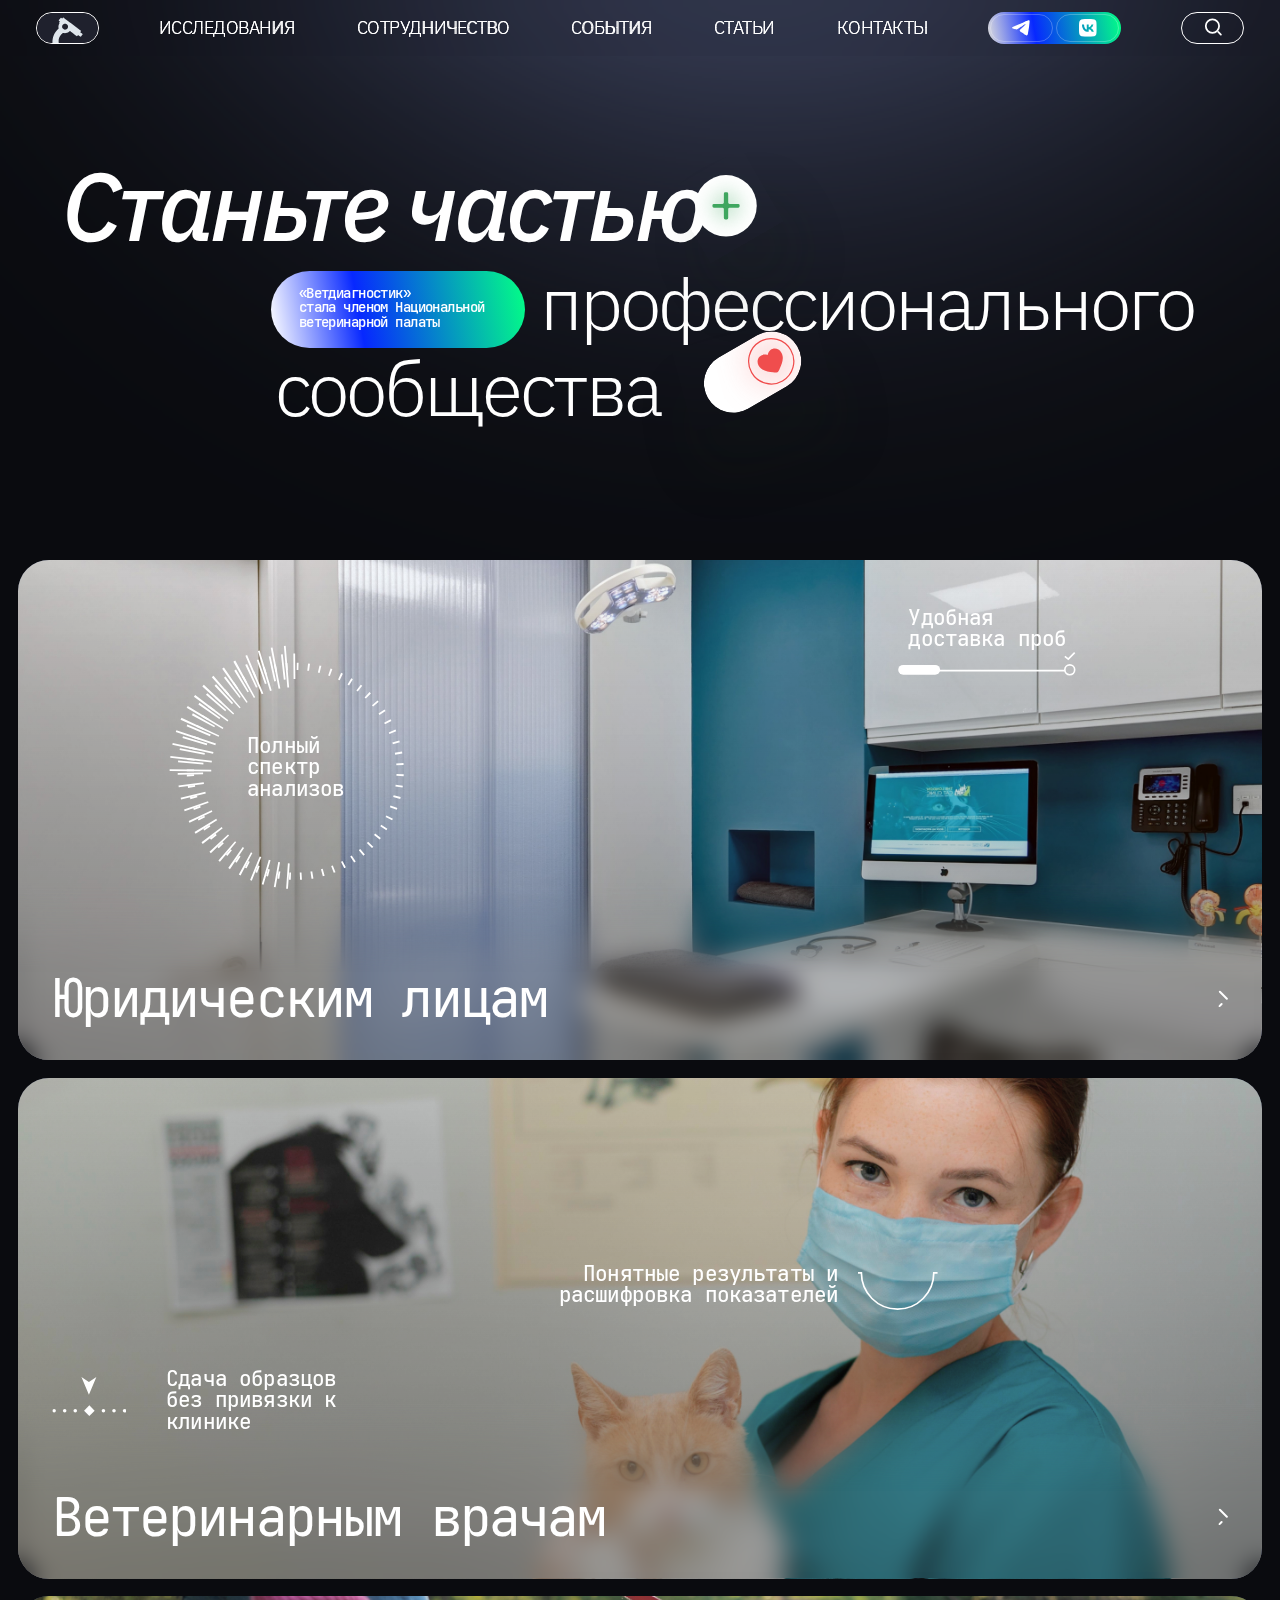
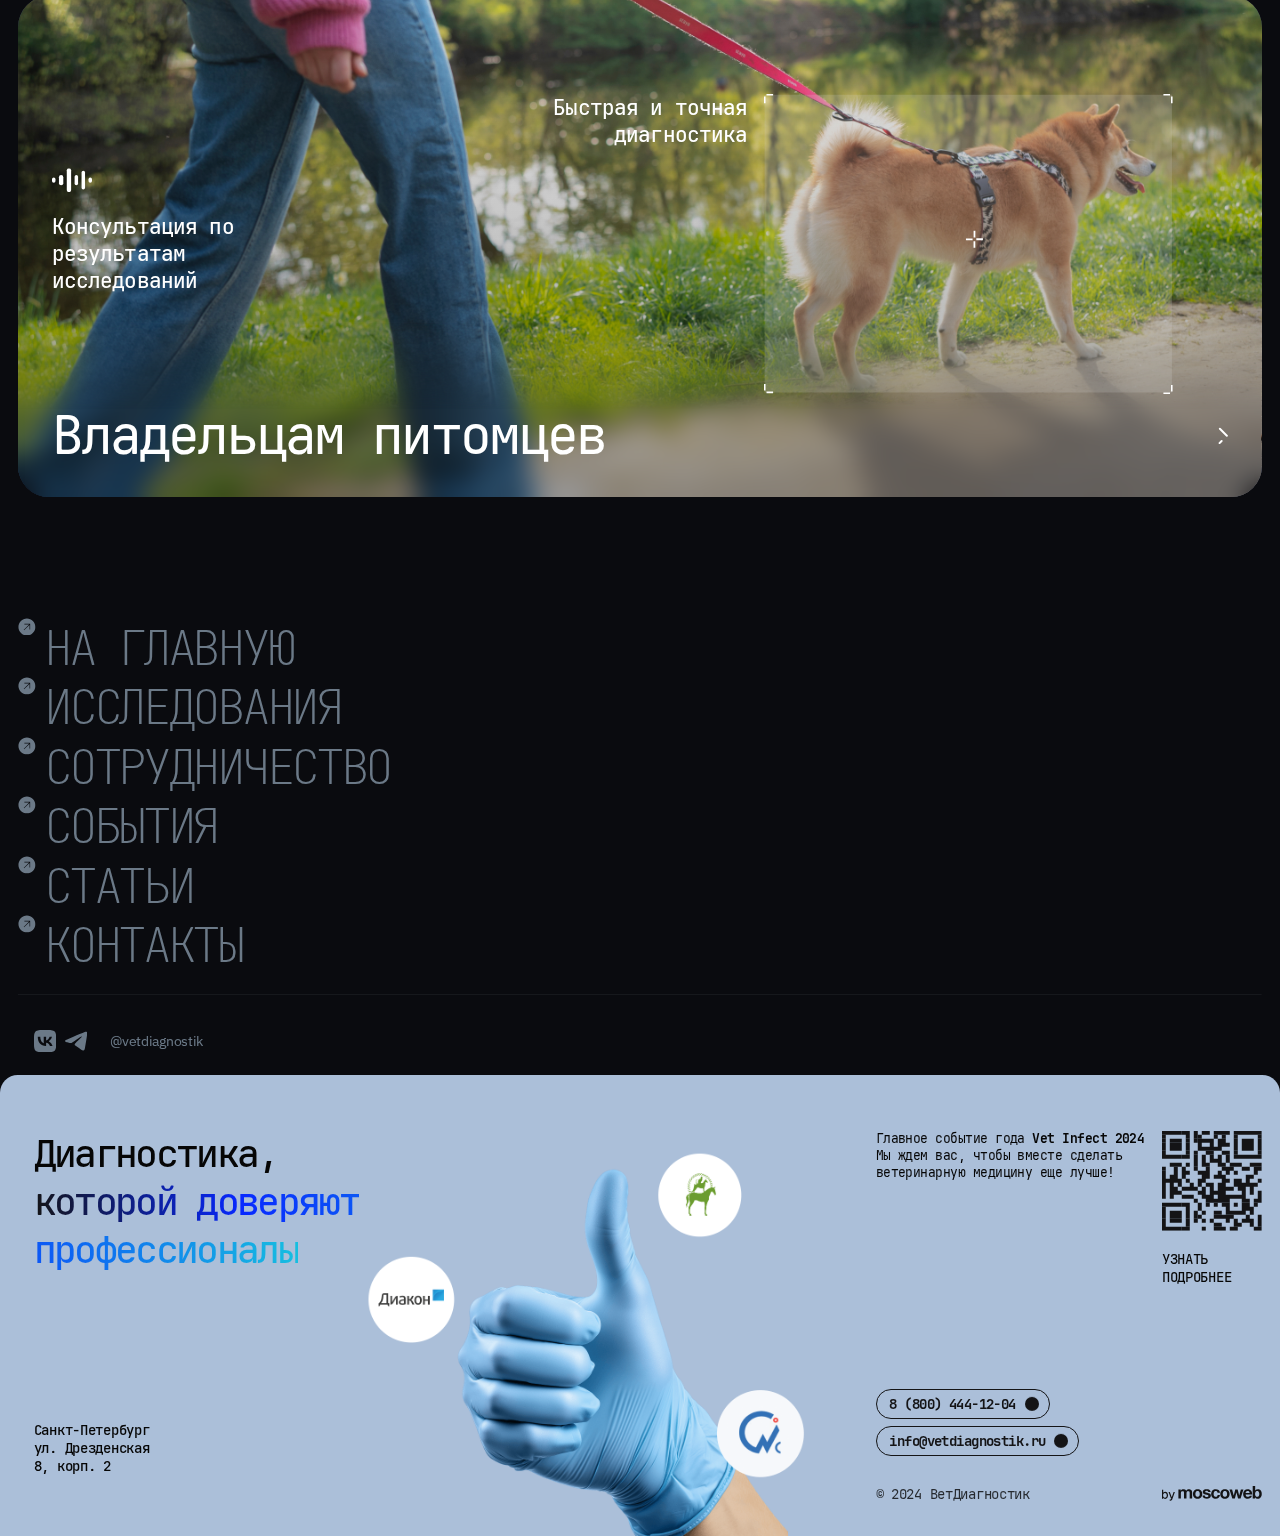
<file: cooperation.html>
<!DOCTYPE html>
<html lang="ru">

<head>
	<meta charset="UTF-8">
	<meta http-equiv="X-UA-Compatible" content="IE=edge">
	<meta name="viewport" content="width=device-width, initial-scale=1.0">
	<title>ВетДиагностик - Сотрудничество</title>
	<meta property="og:title" content="ВетДиагностик - Сотрудничество">
	<meta property="og:description" content="Описание">
	<meta property="og:url" content="/">
	<meta property="og:site_name" content="ВетДиагностик - Сотрудничество">
	<!-- favicon -->
	<link rel="apple-touch-icon" sizes="180x180" href="img/favicon/apple-touch-icon.png">
	<link rel="icon" type="image/png" sizes="32x32" href="img/favicon/favicon-32x32.png">
	<link rel="icon" type="image/png" sizes="16x16" href="img/favicon/favicon-16x16.png">
	<link rel="manifest" href="img/favicon/site.webmanifest">
	<link rel="mask-icon" href="img/favicon/safari-pinned-tab.svg" color="#5bbad5">
	<meta name="msapplication-TileColor" content="#ffffff">
	<meta name="theme-color" content="#ffffff">
	<!-- styles -->
	<link rel="stylesheet" href="css/vendor.min.css">
	<link rel="stylesheet" href="css/app.min.css">
</head>

<body style="--page-color: 10, 11, 15;">
	<!-- wrapper -->
	<div class="wrapper">
		<!-- header -->
		<header class="header @@header" id="header">
			<div class="container">
				<div class="header__wrapper">
					<a href="index.html" class="header__logotype">
						<picture class="header__logotype-img">
							<source srcset="img/logotype.svg" media="(min-width: 1024px)">
							<img src="img/logotype-circle-transparent.svg" width="71" height="35" alt="vetdiagnostik">
						</picture>
					</a>
					<nav class="nav header__nav">
						<ul class="nav__list">
							<li class="nav__item">
								<a href="research.html" class="nav__link" data-text="Исследования">Исследования</a>
							</li>
							<li class="nav__item">
								<a href="cooperation.html" class="nav__link" data-text="Сотрудничество">Сотрудничество</a>
							</li>
							<li class="nav__item">
								<a href="events.html" class="nav__link" data-text="События">События</a>
							</li>
							<li class="nav__item">
								<a href="articles.html" class="nav__link" data-text="Статьи">Статьи</a>
							</li>
							<li class="nav__item">
								<a href="contacts.html" class="nav__link" data-text="Контакты">Контакты</a>
							</li>
						</ul>
					</nav>
					<div class="c-socnav header__socnav">
						<ul class="c-socnav__list">
							<li class="c-socnav__item">
								<a href="#" class="c-socnav__link">
									<svg class="c-socnav__icon">
										<use xlink:href="img/sprite.svg#icon-tg"></use>
									</svg>
								</a>
							</li>
							<li class="c-socnav__item">
								<a href="#" class="c-socnav__link">
									<svg class="c-socnav__icon">
										<use xlink:href="img/sprite.svg#icon-vk"></use>
									</svg>
								</a>
							</li>
						</ul>
					</div>
					<div class="c-search header__search">
						<button class="c-search__trigger" aria-label="Поиск">
							<svg>
								<use xlink:href="img/sprite.svg#icon-search"></use>
							</svg>
						</button>
					</div>
					<button class="hamburger" id="hamburger-toggle">Меню</button>
				</div>
			</div>
		</header>
		<!-- end of header -->
		<!-- content -->
		<div class="wrapper__content">
			<!-- cooperation -->
			<section class="cooperation" id="cooperation">
				<div class="container">
					<div class="cooperation__top">
						<h1 class="cooperation__heading">
							<span>
								<b>Станьте частью</b>
							</span>
							<span>профессионального</span>
							<span>сообщества</span>
						</h1>
						<span class="cooperation__quote"><b>«Ветдиагностик»</b> <br>стала членом Национальной ветеринарной палаты</span>
						<picture class="cooperation__decor cooperation__decor--first">
							<img src="img/cooperation-plus.svg" alt="Image">
						</picture>
						<picture class="cooperation__decor cooperation__decor--second">
							<img src="img/cooperation-health.svg" alt="Image">
						</picture>
					</div>
					<div class="cooperation__wrapper">
						<a href="#" class="cooperation-card cooperation__item" data-feedback-tab='0'>
							<span class="cooperation-card__circle">
								Полный
								спектр
								анализов
							</span>
							<span class="cooperation-card__delivery">
								Удобная
								доставка проб
							</span>
							<div class="cooperation-card__inner">
								<span class="cooperation-card__title">Юридическим лицам</span>
								<svg class="cooperation-card__icon">
									<use xlink:href="img/sprite.svg#icon-arrow-next"></use>
								</svg>
							</div>
							<picture class="cooperation-card__bg">
								<source srcset="img/cooperation-01.jpg" media="(min-width: 1024px)">
								<img src="img/cooperation-01-mobile.jpg" alt="Image">
							</picture>
						</a>
						<a href="#" class="cooperation-card cooperation__item" data-feedback-tab='1'>
							<span class="cooperation-card__dot">
								Сдача образцов
								без привязки
								к клинике
							</span>
							<span class="cooperation-card__result">
								Понятные результаты
								и расшифровка показателей
							</span>
							<div class="cooperation-card__inner">
								<span class="cooperation-card__title">Ветеринарным врачам</span>
								<svg class="cooperation-card__icon">
									<use xlink:href="img/sprite.svg#icon-arrow-next"></use>
								</svg>
							</div>
							<picture class="cooperation-card__bg">
								<source srcset="img/cooperation-02.jpg" media="(min-width: 1024px)">
								<img src="img/cooperation-02-mobile.jpg" alt="Image">
							</picture>
						</a>
						<a href="#" class="cooperation-card cooperation__item" data-feedback-tab='2'>
							<span class="cooperation-card__consult">
								Консультация
								по результатам
								исследований
							</span>
							<span class="cooperation-card__accuracy">
								Быстрая и точная
								диагностика
							</span>
							<div class="cooperation-card__inner">
								<span class="cooperation-card__title">Владельцам питомцев</span>
								<svg class="cooperation-card__icon">
									<use xlink:href="img/sprite.svg#icon-arrow-next"></use>
								</svg>
							</div>
							<picture class="cooperation-card__bg">
								<source srcset="img/cooperation-03.jpg" media="(min-width: 1024px)">
								<img src="img/cooperation-03-mobile.jpg" alt="Image">
							</picture>
						</a>
					</div>
				</div>
			</section>
			<!-- end of cooperation -->
		</div>
		<!-- end of content -->
		<!-- footer -->
		<footer class="footer" id="footer" style="--background: #ABBFD9; --color: linear-gradient(260deg, #17BFE0 0.58%, #0728FF 64.82%, #141416 99.42%);">
			<div class="container">
				<div class="footer__navbar">
					<div class="splide">
						<div class="splide__track">
							<div class="splide__list">
								<div class="splide__slide">
									<a href="#" class="splide__link">
										<span>На главную</span>
										<svg>
											<use xlink:href="img/sprite.svg#icon-arrow-link"></use>
										</svg>
									</a>
								</div>
								<div class="splide__slide">
									<a href="#" class="splide__link">
										<span>Исследования</span>
										<svg>
											<use xlink:href="img/sprite.svg#icon-arrow-link"></use>
										</svg>
									</a>
								</div>
								<div class="splide__slide">
									<a href="#" class="splide__link">
										<span>Сотрудничество</span>
										<svg>
											<use xlink:href="img/sprite.svg#icon-arrow-link"></use>
										</svg>
									</a>
								</div>
								<div class="splide__slide">
									<a href="#" class="splide__link">
										<span>События</span>
										<svg>
											<use xlink:href="img/sprite.svg#icon-arrow-link"></use>
										</svg>
									</a>
								</div>
								<div class="splide__slide">
									<a href="#" class="splide__link">
										<span>Статьи</span>
										<svg>
											<use xlink:href="img/sprite.svg#icon-arrow-link"></use>
										</svg>
									</a>
								</div>
								<div class="splide__slide">
									<a href="#" class="splide__link">
										<span>Контакты</span>
										<svg>
											<use xlink:href="img/sprite.svg#icon-arrow-link"></use>
										</svg>
									</a>
								</div>
							</div>
						</div>
					</div>
				</div>
				<div class="footer__top">
					<div class="footer-socnav footer__socnav">
						<div class="footer-socnav__wrap">
							<ul class="footer-socnav__list">
								<li class="footer-socnav__item">
									<a href="#" class="footer-socnav__link">
										<svg class="footer-socnav__icon">
											<use xlink:href="img/sprite.svg#icon-tg"></use>
										</svg>
									</a>
								</li>
								<li class="footer-socnav__item">
									<a href="#" class="footer-socnav__link">
										<svg class="footer-socnav__icon">
											<use xlink:href="img/sprite.svg#icon-vk"></use>
										</svg>
									</a>
								</li>
							</ul>
							<span class="footer-socnav__title">@vetdiagnostik</span>
						</div>
					</div>
				</div>
				<div class="footer__wrap">
					<div class="footer__wrapper">
						<div class="footer__left">
							<span class="footer__title">Диагностика, <span>которой доверяют <br>профессионалы</span></span>
							<address class="footer__address">Санкт-Петербург <br>ул. Дрезденская <br>8, корп. 2</address>
						</div>
						<div class="footer__right">
							<div class="footer-info footer__info">
								<div class="footer-info__wrapper">
									<div class="footer-info__content">
										<span>Главное событие года <b>Vet Infect 2024</b> Мы ждем вас, чтобы вместе сделать ветеринарную медицину еще&nbsp;лучше!</span>
									</div>
									<a href="#" class="footer-info__main">
										<picture class="footer-info__img">
											<img src="img/qr-code.svg" alt="Image">
										</picture>
										<div class="footer-info__body">
											<span class="footer-info__link">
												<span>Узнать подробнее</span>
											</span>
										</div>
									</a>
								</div>
							</div>
							<div class="footer__contacts">
								<div class="footer__btns">
									<a href="tel:88004441204" class="footer__btn btn btn--dark">8 (800) 444-12-04</a>
									<a href="mailto:info@vetdiagnostik.ru" class="footer__btn btn btn--dark">info@vetdiagnostik.ru</a>
								</div>
								<div class="footer__inner">
									<p class="footer__copyright">© 2024 ВетДиагностик</p>
									<a href="https://mosco-web.ru/" class="footer__author" target="_blank">
										<img src="img/moscoweb-black.svg" alt="moscoweb">
									</a>
								</div>
							</div>
						</div>
					</div>
					<picture class="footer__img">
						<img src="img/footer-09.png" alt="Image">
					</picture>
					<picture class="footer__partners">
						<img src="img/footer-partners-09.png" alt="Image">
					</picture>
				</div>
			</div>
		</footer>
		<!-- end of footer -->
	</div>
	<!-- end of wrapper -->
	<!-- search -->
	<div class="search scroll-fixed" id="search">
		<div class="search__wrap">
			<form action="#" class="search__form">
				<div class="search__top">
					<button class="search__btn" aria-label="Искать">
						<svg>
							<use xlink:href="img/sprite.svg#icon-search"></use>
						</svg>
					</button>
					<input id="search-input" type="text" class="search__input" placeholder="Что вы ищите?">
					<button class="search__close" id="search-close">отмена</button>
				</div>
				<!-- add class 'is--active' for visible search results -->
				<div class="search__results">
					<span class="search__subtitle">Результаты поиска 011</span>
					<div class="search__wrapper">
						<a href="#" class="search-card search__item">
							<div class="search-card__body">
								<span class="search-card__title">
									<svg>
										<use xlink:href="img/sprite.svg#icon-arrow-top-right"></use>
									</svg>
									<span>Исследование крови</span>
								</span>
								<span class="search-card__tag">Исследование</span>
							</div>
						</a>
						<a href="#" class="search-card search__item">
							<div class="search-card__body">
								<span class="search-card__title">
									<svg>
										<use xlink:href="img/sprite.svg#icon-arrow-top-right"></use>
									</svg>
									<span>Исследование собак</span>
								</span>
								<span class="search-card__tag">Исследование</span>
							</div>
						</a>
						<a href="#" class="search-card search__item">
							<div class="search-card__body">
								<span class="search-card__title">
									<svg>
										<use xlink:href="img/sprite.svg#icon-arrow-top-right"></use>
									</svg>
									<span>Исследование кошек</span>
								</span>
								<span class="search-card__tag">Исследование</span>
							</div>
						</a>
						<a href="articles-inner.html" class="search-card search__item">
							<div class="search-card__body">
								<span class="search-card__title">
									<svg>
										<use xlink:href="img/sprite.svg#icon-arrow-top-right"></use>
									</svg>
									<span>Провели исследования для конференции</span>
								</span>
								<span class="search-card__tag">статья</span>
							</div>
						</a>
						<a href="news-inner.html" class="search-card search__item">
							<div class="search-card__body">
								<span class="search-card__title">
									<svg>
										<use xlink:href="img/sprite.svg#icon-arrow-top-right"></use>
									</svg>
									<span>Санкт-Петербурге прошла <br>ветеринарная конференция по УЗИ</span>
								</span>
								<span class="search-card__tag">новость</span>
							</div>
							<picture class="search-card__img">
								<img src="img/events-02.jpg" alt="Image">
							</picture>
						</a>
						<a href="news-inner.html" class="search-card search__item">
							<div class="search-card__body">
								<span class="search-card__title">
									<svg>
										<use xlink:href="img/sprite.svg#icon-arrow-top-right"></use>
									</svg>
									<span>Санкт-Петербурге прошла <br>ветеринарная конференция по УЗИ</span>
								</span>
								<span class="search-card__tag">новость</span>
							</div>
							<picture class="search-card__img">
								<img src="img/events-02.jpg" alt="Image">
							</picture>
						</a>
						<a href="news-inner.html" class="search-card search__item">
							<div class="search-card__body">
								<span class="search-card__title">
									<svg>
										<use xlink:href="img/sprite.svg#icon-arrow-top-right"></use>
									</svg>
									<span>Санкт-Петербурге прошла <br>ветеринарная конференция по УЗИ</span>
								</span>
								<span class="search-card__tag">новость</span>
							</div>
							<picture class="search-card__img">
								<img src="img/events-02.jpg" alt="Image">
							</picture>
						</a>
					</div>
				</div>
			</form>
		</div>
	</div>
	<!-- end of search -->
	<!-- menu -->
	<div class="menu scroll-fixed" id="menu">
		<div class="menu__wrap">
			<div class="menu__top">
				<div class="c-search menu__search">
					<button class="c-search__trigger">
						<svg>
							<use xlink:href="img/sprite.svg#icon-search"></use>
						</svg>
					</button>
				</div>
				<button class="menu__close" id="menu-close">Close</button>
			</div>
			<nav class="nav menu__nav">
				<ul class="nav__list">
					<li class="nav__item">
						<a href="research.html" class="nav__link" data-text="Исследования">Исследования</a>
					</li>
					<li class="nav__item">
						<a href="cooperation.html" class="nav__link" data-text="Сотрудничество">Сотрудничество</a>
					</li>
					<li class="nav__item">
						<a href="events.html" class="nav__link" data-text="События">События</a>
					</li>
					<li class="nav__item">
						<a href="articles.html" class="nav__link" data-text="Статьи">Статьи</a>
					</li>
					<li class="nav__item">
						<a href="contacts.html" class="nav__link" data-text="Контакты">Контакты</a>
					</li>
				</ul>
			</nav>
			<div class="menu__bottom">
				<div class="c-socnav menu__socnav">
					<ul class="c-socnav__list">
						<li class="c-socnav__item">
							<a href="#" class="c-socnav__link">
								<svg class="c-socnav__icon">
									<use xlink:href="img/sprite.svg#icon-tg"></use>
								</svg>
							</a>
						</li>
						<li class="c-socnav__item">
							<a href="#" class="c-socnav__link">
								<svg class="c-socnav__icon">
									<use xlink:href="img/sprite.svg#icon-vk"></use>
								</svg>
							</a>
						</li>
					</ul>
				</div>
			</div>
		</div>
	</div>
	<!-- end of menu -->
	<!-- feedback modals -->
	<div class="feedback-modal scroll-fixed" id="feedback-modal">
		<div class="feedback-modal__wrap">
			<button class="feedback-modal__close" aria-label="Закрыть">
				<svg>
					<use xlink:href="img/sprite.svg#icon-close"></use>
				</svg>
			</button>
			<div class="feedback-modal-tabs feedback-modal__tabs">
				<ul class="feedback-modal-tabs__list">
					<li class="feedback-modal-tabs__item">
						<button class="feedback-modal-tabs__tab">Юридическим лицам</button>
					</li>
					<li class="feedback-modal-tabs__item">
						<button class="feedback-modal-tabs__tab">Ветеринарным врачам</button>
					</li>
					<li class="feedback-modal-tabs__item">
						<button class="feedback-modal-tabs__tab">Владельцам питомцев</button>
					</li>
				</ul>
				<div class="feedback-modal-tabs__holder">
					<div class="feedback-modal__wrapper">
						<picture class="feedback-modal__img">
							<img src="img/feedback-modal-01.png" alt="Image">
						</picture>
						<div class="feedback-modal__body">
							<form action="#" class="feedback-modal-form feedback-modal__form">
								<div class="feedback-modal-form__main">
									<div class="feedback-modal-form__inner">
										<div class="input-field feedback-modal-form__input">
											<div class="input-field__inner">
												<input type="text" class="input-field__input" id="feedback-modal-name-le" placeholder="Контактное лицо *">
											</div>
											<span class="input-field__error">Обязательное поле к заполнению</span>
										</div>
										<div class="input-field feedback-modal-form__input">
											<div class="input-field__inner">
												<input type="text" class="input-field__input" id="feedback-modal-position-le" placeholder="Должность">
											</div>
										</div>
									</div>
									<div class="feedback-modal-form__inner">
										<div class="input-field feedback-modal-form__input">
											<div class="input-field__inner">
												<input type="tel" class="input-field__input" id="feedback-modal-phone-le" placeholder="Телефон *" data-inputmask="'mask': '+7 (999) 999-99-99'">
											</div>
											<span class="input-field__error">Обязательное поле к заполнению</span>
										</div>
										<div class="input-field feedback-modal-form__input">
											<div class="input-field__inner">
												<input type="email" class="input-field__input" id="feedback-modal-email-le" placeholder="Почта">
											</div>
										</div>
									</div>
									<div class="feedback-modal-form__inner">
										<div class="input-field feedback-modal-form__input">
											<div class="input-field__inner">
												<input type="text" class="input-field__input" id="feedback-modal-org-le" placeholder="Организация *">
											</div>
											<span class="input-field__error">Обязательное поле к заполнению</span>
										</div>
										<div class="input-field feedback-modal-form__input">
											<div class="input-field__inner">
												<input type="text" class="input-field__input" id="feedback-modal-payment-le" placeholder="Реквизиты">
											</div>
										</div>
									</div>
									<div class="feedback-modal-form__inner">
										<div class="input-field feedback-modal-form__input">
											<div class="input-field__inner">
												<textarea class="input-field__textarea" id="feedback-modal-comment-le" placeholder="Комментарий"></textarea>
											</div>
										</div>
									</div>
								</div>
								<div class="feedback-modal-form__bottom">
									<span class="feedback-modal-form__help">Я соглашаюсь с <a href="#">Политикой конфиденциальности</a> <br>и даю согласие на <a href="#">обработку персональных данных</a>.</span>
									<button class="feedback-modal-form__btn btn btn--uppercase">Отправить заявку</button>
								</div>
							</form>
						</div>
					</div>
				</div>
				<div class="feedback-modal-tabs__holder">
					<div class="feedback-modal__wrapper">
						<picture class="feedback-modal__img">
							<img src="img/feedback-modal-02.png" alt="Image">
						</picture>
						<div class="feedback-modal__body">
							<form action="#" class="feedback-modal-form feedback-modal__form">
								<div class="feedback-modal-form__main">
									<div class="feedback-modal-form__inner">
										<div class="input-field feedback-modal-form__input">
											<div class="input-field__inner">
												<input type="text" class="input-field__input" id="feedback-modal-name-vet" placeholder="ФИО *">
											</div>
											<span class="input-field__error">Обязательное поле к заполнению</span>
										</div>
									</div>
									<div class="feedback-modal-form__inner">
										<div class="input-field feedback-modal-form__input">
											<div class="input-field__inner">
												<input type="tel" class="input-field__input" id="feedback-modal-phone-vet" placeholder="Телефон *" data-inputmask="'mask': '+7 (999) 999-99-99'">
											</div>
											<span class="input-field__error">Обязательное поле к заполнению</span>
										</div>
										<div class="input-field feedback-modal-form__input">
											<div class="input-field__inner">
												<input type="email" class="input-field__input" id="feedback-modal-email-vet" placeholder="Почта">
											</div>
										</div>
									</div>
									<div class="feedback-modal-form__inner">
										<div class="input-field feedback-modal-form__input">
											<div class="input-field__inner">
												<input type="file" class="input-field__input" id="feedback-modal-pass-vet" placeholder="Паспорт">
												<label for="feedback-modal-pass-vet" class="input-field__file-label">
													<svg>
														<use xlink:href="img/sprite.svg#icon-attach"></use>
													</svg>
													<span>Паспорт</span>
												</label>
												<div class="input-field__file">
													<button class="input-field__reset">
														<svg>
															<use xlink:href="img/sprite.svg#icon-close"></use>
														</svg>
													</button>
													<span class="input-field__file-name"></span>
												</div>
											</div>
										</div>
										<div class="input-field feedback-modal-form__input">
											<div class="input-field__inner">
												<input type="file" class="input-field__input" id="feedback-modal-edu-vet" placeholder="Диплом">
												<label for="feedback-modal-edu-vet" class="input-field__file-label">
													<svg>
														<use xlink:href="img/sprite.svg#icon-attach"></use>
													</svg>
													<span>Диплом</span>
												</label>
												<div class="input-field__file">
													<button class="input-field__reset">
														<svg>
															<use xlink:href="img/sprite.svg#icon-close"></use>
														</svg>
													</button>
													<span class="input-field__file-name"></span>
												</div>
											</div>
										</div>
									</div>
									<div class="feedback-modal-form__inner">
										<div class="input-field feedback-modal-form__input">
											<div class="input-field__inner">
												<textarea class="input-field__textarea" id="feedback-modal-comment-ve" placeholder="Комментарий"></textarea>
											</div>
										</div>
									</div>
								</div>
								<div class="feedback-modal-form__bottom">
									<span class="feedback-modal-form__help">Я соглашаюсь с <a href="#">Политикой конфиденциальности</a> <br>и даю согласие на <a href="#">обработку персональных данных</a>.</span>
									<button class="feedback-modal-form__btn btn btn--uppercase">Отправить заявку</button>
								</div>
							</form>
						</div>
					</div>
				</div>
				<div class="feedback-modal-tabs__holder">
					<div class="feedback-modal__wrapper">
						<picture class="feedback-modal__img">
							<img src="img/feedback-modal-03.png" alt="Image">
						</picture>
						<div class="feedback-modal__body">
							<form action="#" class="feedback-modal-form feedback-modal__form">
								<div class="feedback-modal-form__main">
									<div class="feedback-modal-form__inner">
										<div class="input-field feedback-modal-form__input">
											<div class="input-field__inner">
												<input type="text" class="input-field__input" id="feedback-modal-name-pet" placeholder="ФИО * ">
											</div>
											<span class="input-field__error">Обязательное поле к заполнению</span>
										</div>
									</div>
									<div class="feedback-modal-form__inner">
										<div class="input-field feedback-modal-form__input">
											<div class="input-field__inner">
												<input type="tel" class="input-field__input" id="feedback-modal-phone-pet" placeholder="Телефон *" data-inputmask="'mask': '+7 (999) 999-99-99'">
											</div>
											<span class="input-field__error">Обязательное поле к заполнению</span>
										</div>
										<div class="input-field feedback-modal-form__input">
											<div class="input-field__inner">
												<input type="email" class="input-field__input" id="feedback-modal-email-pet" placeholder="Почта">
											</div>
										</div>
									</div>
									<div class="feedback-modal-form__inner">
										<div class="select-box select-box--single feedback-modal-form__input">
											<div class="select-box__container">
												<div class="select-box__section">
													<div class="select-box__wrap">
														<div class="select-box__option">
															<input type="radio" class="select-box__radio" id="animal-species-01" name="animal-species">
															<label for="animal-species-01" class="select-box__label">
																<span class="select-box__title">Собака</span>
															</label>
														</div>
														<div class="select-box__option">
															<input type="radio" class="select-box__radio" id="animal-species-02" name="animal-species">
															<label for="animal-species-02" class="select-box__label">
																<span class="select-box__title">Кошка</span>
															</label>
														</div>
														<div class="select-box__option">
															<input type="radio" class="select-box__radio" id="animal-species-03" name="animal-species">
															<label for="animal-species-03" class="select-box__label">
																<span class="select-box__title">Хомяк</span>
															</label>
														</div>
														<div class="select-box__option">
															<input type="radio" class="select-box__radio" id="animal-species-04" name="animal-species">
															<label for="animal-species-04" class="select-box__label">
																<span class="select-box__title">Черепаха</span>
															</label>
														</div>
														<div class="select-box__option">
															<input type="radio" class="select-box__radio" id="animal-species-05" name="animal-species">
															<label for="animal-species-05" class="select-box__label">
																<span class="select-box__title">Кролик</span>
															</label>
														</div>
														<div class="select-box__option">
															<input type="radio" class="select-box__radio" id="animal-species-06" name="animal-species">
															<label for="animal-species-06" class="select-box__label">
																<span class="select-box__title">Шиншилла</span>
															</label>
														</div>
														<div class="select-box__option">
															<input type="radio" class="select-box__radio" id="animal-species-07" name="animal-species">
															<label for="animal-species-07" class="select-box__label">
																<span class="select-box__title">Попугай</span>
															</label>
														</div>
													</div>
												</div>
											</div>
											<div class="select-box__selected">
												<svg>
													<use xlink:href="img/sprite.svg#icon-caret"></use>
												</svg>
												<span class="select-box__placeholder is--active">Вид животного</span>
												<span class="select-box__values"></span>
											</div>
										</div>
										<div class="select-box feedback-modal-form__input">
											<div class="select-box__container">
												<div class="select-box__search">
													<input type="text" class="select-box__search-input" id="feedback-modal-analysis-pet" placeholder="Поиск по номеру или названию">
												</div>
												<div class="select-box__section select-box__section--selected">
													<span class="select-box__subtitle">Выбранные анализы</span>
													<div class="select-box__wrap"></div>
												</div>
												<div class="select-box__section">
													<span class="select-box__subtitle">Гематология</span>
													<div class="select-box__wrap">
														<div class="select-box__option">
															<input type="checkbox" class="select-box__radio" id="analysis-01" name="analysis">
															<label for="analysis-01" class="select-box__label">
																<span class="select-box__value">1.1</span>
																<span class="select-box__title select-box__title--sm">Общий анализ крови (автомат + лейкоформула) </span>
															</label>
														</div>
														<div class="select-box__option">
															<input type="checkbox" class="select-box__radio" id="analysis-02" name="analysis">
															<label for="analysis-02" class="select-box__label">
																<span class="select-box__value">1.1.1</span>
																<span class="select-box__title select-box__title--sm">Общий анализ крови (автомат + лейкоформула + RTS + СОЭ)</span>
															</label>
														</div>
														<div class="select-box__option">
															<input type="checkbox" class="select-box__radio" id="analysis-03" name="analysis">
															<label for="analysis-03" class="select-box__label">
																<span class="select-box__value">1.2</span>
																<span class="select-box__title select-box__title--sm">Автоматический подсчёт клеток</span>
															</label>
														</div>
													</div>
												</div>
												<div class="select-box__section">
													<span class="select-box__subtitle">Биохимия</span>
													<div class="select-box__wrap">
														<div class="select-box__option">
															<input type="checkbox" class="select-box__radio" id="analysis-11" name="analysis">
															<label for="analysis-11" class="select-box__label">
																<span class="select-box__value">1.3</span>
																<span class="select-box__title select-box__title--sm">Лейкоциты (+лейкоформула)</span>
															</label>
														</div>
														<div class="select-box__option">
															<input type="checkbox" class="select-box__radio" id="analysis-12" name="analysis">
															<label for="analysis-12" class="select-box__label">
																<span class="select-box__value">1.4</span>
																<span class="select-box__title select-box__title--sm">Ретикулоциты (RTS)</span>
															</label>
														</div>
														<div class="select-box__option">
															<input type="checkbox" class="select-box__radio" id="analysis-13" name="analysis">
															<label for="analysis-13" class="select-box__label">
																<span class="select-box__value">1.5</span>
																<span class="select-box__title select-box__title--sm">Тромбоциты</span>
															</label>
														</div>
														<div class="select-box__option">
															<input type="checkbox" class="select-box__radio" id="analysis-13" name="analysis">
															<label for="analysis-13" class="select-box__label">
																<span class="select-box__value">1.6</span>
																<span class="select-box__title select-box__title--sm">Кровепаразиты (мазок)</span>
															</label>
														</div>
														<div class="select-box__option">
															<input type="checkbox" class="select-box__radio" id="analysis-13" name="analysis">
															<label for="analysis-13" class="select-box__label">
																<span class="select-box__value">10.62.22</span>
																<span class="select-box__title select-box__title--sm">Babesia (автомат + мазок) СТАНДАРТ</span>
															</label>
														</div>
													</div>
												</div>
											</div>
											<div class="select-box__selected">
												<svg>
													<use xlink:href="img/sprite.svg#icon-caret"></use>
												</svg>
												<span class="select-box__placeholder is--active">Анализ</span>
												<span class="select-box__values"></span>
											</div>
										</div>
									</div>
									<div class="feedback-modal-form__inner">
										<div class="input-field feedback-modal-form__input">
											<div class="input-field__inner">
												<textarea class="input-field__textarea" id="feedback-modal-comment-pet" placeholder="Комментарий"></textarea>
											</div>
										</div>
									</div>
								</div>
								<div class="feedback-modal-form__bottom">
									<span class="feedback-modal-form__help">Я соглашаюсь с <a href="#">Политикой конфиденциальности</a> <br>и даю согласие на <a href="#">обработку персональных данных</a>.</span>
									<button class="feedback-modal-form__btn btn btn--uppercase">Отправить заявку</button>
								</div>
							</form>
						</div>
					</div>
				</div>
			</div>
		</div>
	</div>
	<!-- end of feedback modals -->
	<!-- scripts -->
	<script src="js/vendor.min.js"></script>
	<script src="js/app.min.js"></script>
</body>

</html>
</file>
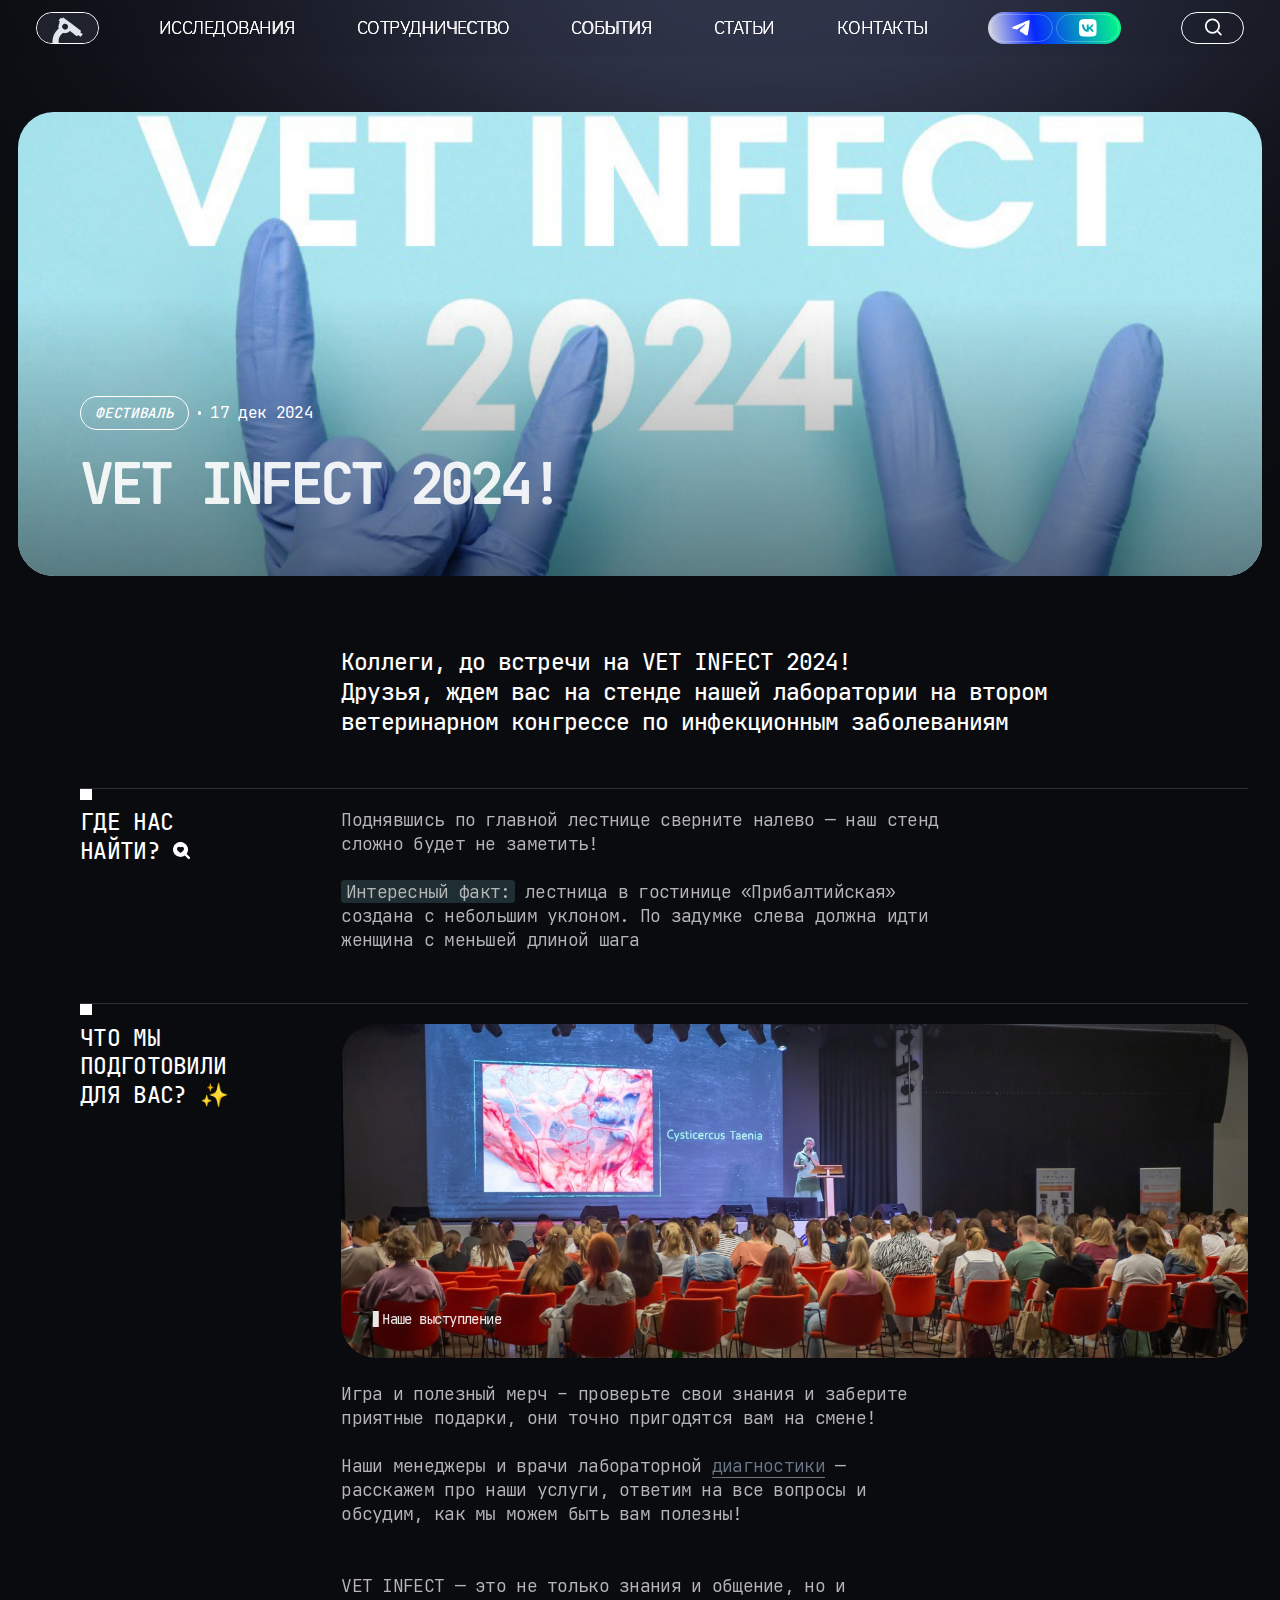
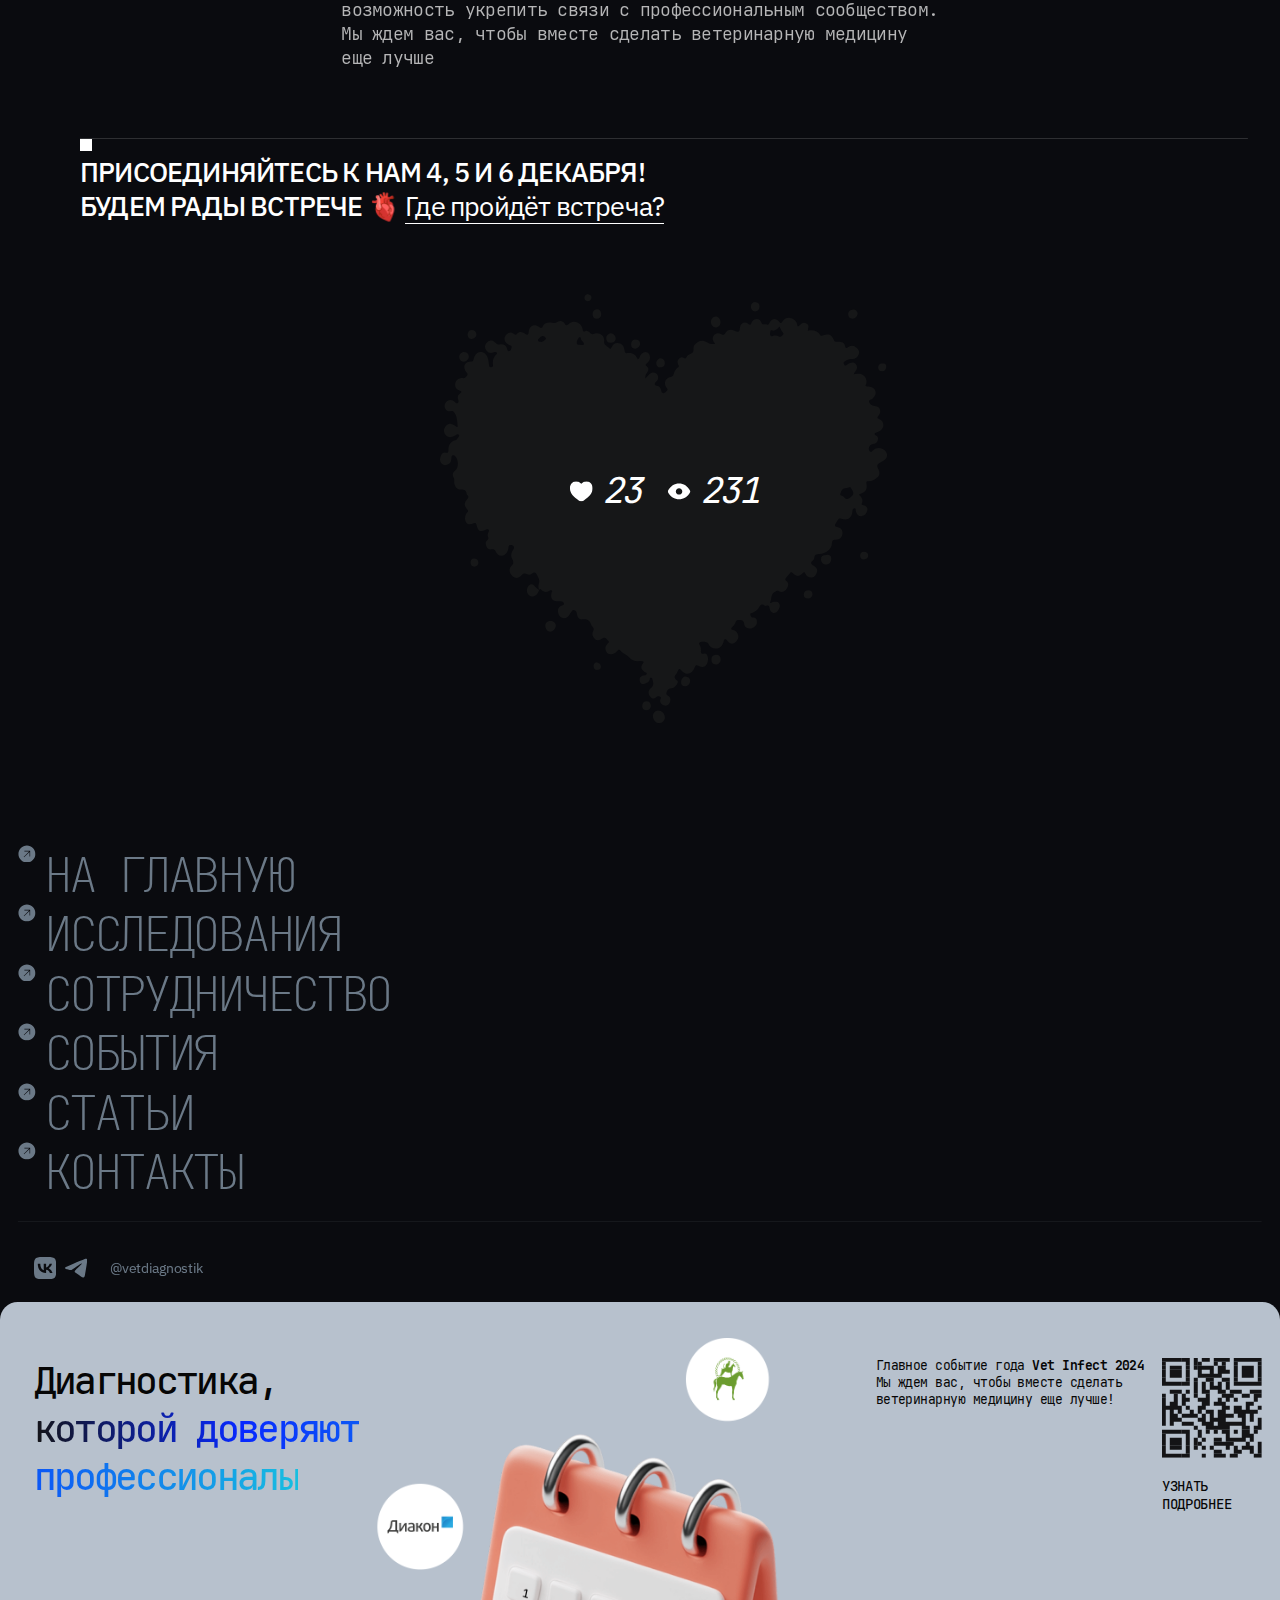
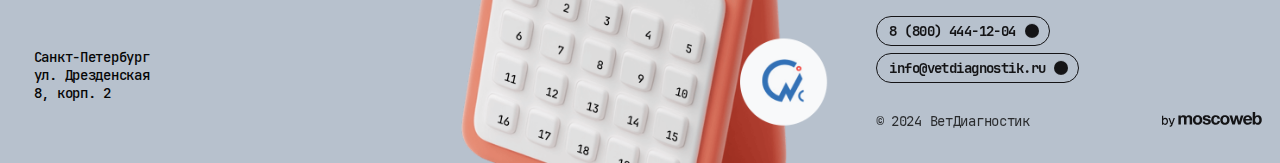
<file: events-inner.html>
<!DOCTYPE html>
<html lang="ru">

<head>
	<meta charset="UTF-8">
	<meta http-equiv="X-UA-Compatible" content="IE=edge">
	<meta name="viewport" content="width=device-width, initial-scale=1.0">
	<title>ВетДиагностик - VET INFECT 2024!</title>
	<meta property="og:title" content="ВетДиагностик - VET INFECT 2024!">
	<meta property="og:description" content="Описание">
	<meta property="og:url" content="/">
	<meta property="og:site_name" content="ВетДиагностик - VET INFECT 2024!">
	<!-- favicon -->
	<link rel="apple-touch-icon" sizes="180x180" href="img/favicon/apple-touch-icon.png">
	<link rel="icon" type="image/png" sizes="32x32" href="img/favicon/favicon-32x32.png">
	<link rel="icon" type="image/png" sizes="16x16" href="img/favicon/favicon-16x16.png">
	<link rel="manifest" href="img/favicon/site.webmanifest">
	<link rel="mask-icon" href="img/favicon/safari-pinned-tab.svg" color="#5bbad5">
	<meta name="msapplication-TileColor" content="#ffffff">
	<meta name="theme-color" content="#ffffff">
	<!-- styles -->
	<link rel="stylesheet" href="css/vendor.min.css">
	<link rel="stylesheet" href="css/app.min.css">
</head>

<body style="--page-color: 10, 11, 15;">
	<!-- wrapper -->
	<div class="wrapper">
		<!-- header -->
		<header class="header @@header" id="header">
			<div class="container">
				<div class="header__wrapper">
					<a href="index.html" class="header__logotype">
						<picture class="header__logotype-img">
							<source srcset="img/logotype.svg" media="(min-width: 1024px)">
							<img src="img/logotype-circle-transparent.svg" width="71" height="35" alt="vetdiagnostik">
						</picture>
					</a>
					<nav class="nav header__nav">
						<ul class="nav__list">
							<li class="nav__item">
								<a href="research.html" class="nav__link" data-text="Исследования">Исследования</a>
							</li>
							<li class="nav__item">
								<a href="cooperation.html" class="nav__link" data-text="Сотрудничество">Сотрудничество</a>
							</li>
							<li class="nav__item">
								<a href="events.html" class="nav__link" data-text="События">События</a>
							</li>
							<li class="nav__item">
								<a href="articles.html" class="nav__link" data-text="Статьи">Статьи</a>
							</li>
							<li class="nav__item">
								<a href="contacts.html" class="nav__link" data-text="Контакты">Контакты</a>
							</li>
						</ul>
					</nav>
					<div class="c-socnav header__socnav">
						<ul class="c-socnav__list">
							<li class="c-socnav__item">
								<a href="#" class="c-socnav__link">
									<svg class="c-socnav__icon">
										<use xlink:href="img/sprite.svg#icon-tg"></use>
									</svg>
								</a>
							</li>
							<li class="c-socnav__item">
								<a href="#" class="c-socnav__link">
									<svg class="c-socnav__icon">
										<use xlink:href="img/sprite.svg#icon-vk"></use>
									</svg>
								</a>
							</li>
						</ul>
					</div>
					<div class="c-search header__search">
						<button class="c-search__trigger" aria-label="Поиск">
							<svg>
								<use xlink:href="img/sprite.svg#icon-search"></use>
							</svg>
						</button>
					</div>
					<button class="hamburger" id="hamburger-toggle">Меню</button>
				</div>
			</div>
		</header>
		<!-- end of header -->
		<!-- content -->
		<div class="wrapper__content">
			<!-- events inner -->
			<div class="events-inner" id="events-inner">
				<div class="container">
					<!-- <div class="breadcrumb" aria-label="Breadcrumb">
                        <ol class="breadcrumb__list">
                            <li class="breadcrumb__item">
                                <a href="events.html" class="breadcrumb__link">События</a>
                            </li>
                            <li class="breadcrumb__item">
                                <a href="events-inner.html" class="breadcrumb__link">VET INFECT 2024!</a>
                            </li>
                        </ol>
                    </div> -->
					<div class="events-inner__main">
						<picture class="events-inner__img">
							<img src="img/events-01.jpg" alt="Image">
						</picture>
						<div class="events-inner__body">
							<div class="events-inner__inner">
								<span class="events-inner__category">Фестиваль</span>
								<span class="events-inner__date">17 дек 2024</span>
							</div>
							<h1 class="events-inner__heading">VET INFECT 2024! </h1>
						</div>
					</div>
					<div class="events-inner__wrap">
						<div class="events-inner__content">
							<div class="events-inner__content-block">
								<div class="events-inner__content-left"></div>
								<div class="events-inner__content-right">
									<div class="events-inner__content-main">
										<h2>
											Коллеги, до встречи на VET INFECT 2024!
											<br>
											Друзья, ждем вас на стенде нашей лаборатории на втором ветеринарном конгрессе по инфекционным заболеваниям
										</h2>
									</div>
								</div>
							</div>
							<div class="events-inner__content-block">
								<div class="events-inner__content-left">
									<span class="events-inner__subtitle">Где нас <br>найти? <img src="img/icon-search-heart.svg" alt="Icon"></span>
								</div>
								<div class="events-inner__content-right">
									<div class="events-inner__content-main">
										<p>Поднявшись по главной лестнице сверните налево — наш стенд сложно будет не заметить!</p>
										<p><span class="accent">Интересный факт:</span> лестница в гостинице «Прибалтийская» создана с небольшим уклоном. По задумке слева должна идти женщина с меньшей длиной шага</p>
									</div>
								</div>
							</div>
							<div class="events-inner__content-block">
								<div class="events-inner__content-left">
									<span class="events-inner__subtitle">
										Что мы <br>
										подготовили<br>
										для вас? ✨
									</span>
								</div>
								<div class="events-inner__content-right">
									<div class="events-inner__content-main">
										<picture>
											<img src="img/events-inner-01.jpg" alt="Image">
											<figcaption>Наше выступление</figcaption>
										</picture>
										<p>Игра и полезный мерч – проверьте свои знания и заберите приятные подарки, они точно пригодятся вам на смене!</p>
										<p>Наши менеджеры и врачи лабораторной <a href="#">диагностики</a> — расскажем про наши услуги, ответим на все вопросы и обсудим, как мы можем быть вам полезны!</p>
										<br>
										<p>VET INFECT — это не только знания и общение, но и возможность укрепить связи с профессиональным сообществом. Мы ждем вас, чтобы вместе сделать ветеринарную медицину еще лучше</p>
									</div>
								</div>
							</div>
						</div>
						<div class="events-inner__bottom">
							<span class="events-inner__title">Присоединяйтесь к нам 4, 5 и 6 декабря!</span>
							<span class="events-inner__title">Будем рады встрече 🫀 <a href="#">Где пройдёт встреча?</a></span>
							<div class="c-heart events-inner__heart">
								<div class="c-heart__wrap">
									<button class="c-heart__btn" aria-label="Нравится">
										<svg>
											<use xlink:href="img/sprite.svg#icon-heart"></use>
										</svg>
									</button>
									<div class="c-heart__stats">
										<div class="c-heart__stats-item">
											<svg>
												<use xlink:href="img/sprite.svg#icon-like-filled"></use>
											</svg>
											<span>23</span>
										</div>
										<div class="c-heart__stats-item">
											<svg>
												<use xlink:href="img/sprite.svg#icon-eye"></use>
											</svg>
											<span>231</span>
										</div>
									</div>
								</div>
							</div>
						</div>
					</div>
				</div>
			</div>
			<!-- end of events inner -->
		</div>
		<!-- end of content -->
		<!-- footer -->
		<footer class="footer" id="footer" style="--background: #B7C1CD; --color: linear-gradient(260deg, #17BFE0 0.58%, #0728FF 64.82%, #141416 99.42%);">
			<div class="container">
				<div class="footer__navbar">
					<div class="splide">
						<div class="splide__track">
							<div class="splide__list">
								<div class="splide__slide">
									<a href="#" class="splide__link">
										<span>На главную</span>
										<svg>
											<use xlink:href="img/sprite.svg#icon-arrow-link"></use>
										</svg>
									</a>
								</div>
								<div class="splide__slide">
									<a href="#" class="splide__link">
										<span>Исследования</span>
										<svg>
											<use xlink:href="img/sprite.svg#icon-arrow-link"></use>
										</svg>
									</a>
								</div>
								<div class="splide__slide">
									<a href="#" class="splide__link">
										<span>Сотрудничество</span>
										<svg>
											<use xlink:href="img/sprite.svg#icon-arrow-link"></use>
										</svg>
									</a>
								</div>
								<div class="splide__slide">
									<a href="#" class="splide__link">
										<span>События</span>
										<svg>
											<use xlink:href="img/sprite.svg#icon-arrow-link"></use>
										</svg>
									</a>
								</div>
								<div class="splide__slide">
									<a href="#" class="splide__link">
										<span>Статьи</span>
										<svg>
											<use xlink:href="img/sprite.svg#icon-arrow-link"></use>
										</svg>
									</a>
								</div>
								<div class="splide__slide">
									<a href="#" class="splide__link">
										<span>Контакты</span>
										<svg>
											<use xlink:href="img/sprite.svg#icon-arrow-link"></use>
										</svg>
									</a>
								</div>
							</div>
						</div>
					</div>
				</div>
				<div class="footer__top">
					<div class="footer-socnav footer__socnav">
						<div class="footer-socnav__wrap">
							<ul class="footer-socnav__list">
								<li class="footer-socnav__item">
									<a href="#" class="footer-socnav__link">
										<svg class="footer-socnav__icon">
											<use xlink:href="img/sprite.svg#icon-tg"></use>
										</svg>
									</a>
								</li>
								<li class="footer-socnav__item">
									<a href="#" class="footer-socnav__link">
										<svg class="footer-socnav__icon">
											<use xlink:href="img/sprite.svg#icon-vk"></use>
										</svg>
									</a>
								</li>
							</ul>
							<span class="footer-socnav__title">@vetdiagnostik</span>
						</div>
					</div>
				</div>
				<div class="footer__wrap">
					<div class="footer__wrapper">
						<div class="footer__left">
							<span class="footer__title">Диагностика, <span>которой доверяют <br>профессионалы</span></span>
							<address class="footer__address">Санкт-Петербург <br>ул. Дрезденская <br>8, корп. 2</address>
						</div>
						<div class="footer__right">
							<div class="footer-info footer__info">
								<div class="footer-info__wrapper">
									<div class="footer-info__content">
										<span>Главное событие года <b>Vet Infect 2024</b> Мы ждем вас, чтобы вместе сделать ветеринарную медицину еще&nbsp;лучше!</span>
									</div>
									<a href="#" class="footer-info__main">
										<picture class="footer-info__img">
											<img src="img/qr-code.svg" alt="Image">
										</picture>
										<div class="footer-info__body">
											<span class="footer-info__link">
												<span>Узнать подробнее</span>
											</span>
										</div>
									</a>
								</div>
							</div>
							<div class="footer__contacts">
								<div class="footer__btns">
									<a href="tel:88004441204" class="footer__btn btn btn--dark">8 (800) 444-12-04</a>
									<a href="mailto:info@vetdiagnostik.ru" class="footer__btn btn btn--dark">info@vetdiagnostik.ru</a>
								</div>
								<div class="footer__inner">
									<p class="footer__copyright">© 2024 ВетДиагностик</p>
									<a href="https://mosco-web.ru/" class="footer__author" target="_blank">
										<img src="img/moscoweb-black.svg" alt="moscoweb">
									</a>
								</div>
							</div>
						</div>
					</div>
					<picture class="footer__img">
						<img src="img/footer-03.png" alt="Image">
					</picture>
					<picture class="footer__partners">
						<img src="img/footer-partners-03.png" alt="Image">
					</picture>
				</div>
			</div>
		</footer>
		<!-- end of footer -->
	</div>
	<!-- end of wrapper -->
	<!-- search -->
	<div class="search scroll-fixed" id="search">
		<div class="search__wrap">
			<form action="#" class="search__form">
				<div class="search__top">
					<button class="search__btn" aria-label="Искать">
						<svg>
							<use xlink:href="img/sprite.svg#icon-search"></use>
						</svg>
					</button>
					<input id="search-input" type="text" class="search__input" placeholder="Что вы ищите?">
					<button class="search__close" id="search-close">отмена</button>
				</div>
				<!-- add class 'is--active' for visible search results -->
				<div class="search__results">
					<span class="search__subtitle">Результаты поиска 011</span>
					<div class="search__wrapper">
						<a href="#" class="search-card search__item">
							<div class="search-card__body">
								<span class="search-card__title">
									<svg>
										<use xlink:href="img/sprite.svg#icon-arrow-top-right"></use>
									</svg>
									<span>Исследование крови</span>
								</span>
								<span class="search-card__tag">Исследование</span>
							</div>
						</a>
						<a href="#" class="search-card search__item">
							<div class="search-card__body">
								<span class="search-card__title">
									<svg>
										<use xlink:href="img/sprite.svg#icon-arrow-top-right"></use>
									</svg>
									<span>Исследование собак</span>
								</span>
								<span class="search-card__tag">Исследование</span>
							</div>
						</a>
						<a href="#" class="search-card search__item">
							<div class="search-card__body">
								<span class="search-card__title">
									<svg>
										<use xlink:href="img/sprite.svg#icon-arrow-top-right"></use>
									</svg>
									<span>Исследование кошек</span>
								</span>
								<span class="search-card__tag">Исследование</span>
							</div>
						</a>
						<a href="articles-inner.html" class="search-card search__item">
							<div class="search-card__body">
								<span class="search-card__title">
									<svg>
										<use xlink:href="img/sprite.svg#icon-arrow-top-right"></use>
									</svg>
									<span>Провели исследования для конференции</span>
								</span>
								<span class="search-card__tag">статья</span>
							</div>
						</a>
						<a href="news-inner.html" class="search-card search__item">
							<div class="search-card__body">
								<span class="search-card__title">
									<svg>
										<use xlink:href="img/sprite.svg#icon-arrow-top-right"></use>
									</svg>
									<span>Санкт-Петербурге прошла <br>ветеринарная конференция по УЗИ</span>
								</span>
								<span class="search-card__tag">новость</span>
							</div>
							<picture class="search-card__img">
								<img src="img/events-02.jpg" alt="Image">
							</picture>
						</a>
						<a href="news-inner.html" class="search-card search__item">
							<div class="search-card__body">
								<span class="search-card__title">
									<svg>
										<use xlink:href="img/sprite.svg#icon-arrow-top-right"></use>
									</svg>
									<span>Санкт-Петербурге прошла <br>ветеринарная конференция по УЗИ</span>
								</span>
								<span class="search-card__tag">новость</span>
							</div>
							<picture class="search-card__img">
								<img src="img/events-02.jpg" alt="Image">
							</picture>
						</a>
						<a href="news-inner.html" class="search-card search__item">
							<div class="search-card__body">
								<span class="search-card__title">
									<svg>
										<use xlink:href="img/sprite.svg#icon-arrow-top-right"></use>
									</svg>
									<span>Санкт-Петербурге прошла <br>ветеринарная конференция по УЗИ</span>
								</span>
								<span class="search-card__tag">новость</span>
							</div>
							<picture class="search-card__img">
								<img src="img/events-02.jpg" alt="Image">
							</picture>
						</a>
					</div>
				</div>
			</form>
		</div>
	</div>
	<!-- end of search -->
	<!-- menu -->
	<div class="menu scroll-fixed" id="menu">
		<div class="menu__wrap">
			<div class="menu__top">
				<div class="c-search menu__search">
					<button class="c-search__trigger">
						<svg>
							<use xlink:href="img/sprite.svg#icon-search"></use>
						</svg>
					</button>
				</div>
				<button class="menu__close" id="menu-close">Close</button>
			</div>
			<nav class="nav menu__nav">
				<ul class="nav__list">
					<li class="nav__item">
						<a href="research.html" class="nav__link" data-text="Исследования">Исследования</a>
					</li>
					<li class="nav__item">
						<a href="cooperation.html" class="nav__link" data-text="Сотрудничество">Сотрудничество</a>
					</li>
					<li class="nav__item">
						<a href="events.html" class="nav__link" data-text="События">События</a>
					</li>
					<li class="nav__item">
						<a href="articles.html" class="nav__link" data-text="Статьи">Статьи</a>
					</li>
					<li class="nav__item">
						<a href="contacts.html" class="nav__link" data-text="Контакты">Контакты</a>
					</li>
				</ul>
			</nav>
			<div class="menu__bottom">
				<div class="c-socnav menu__socnav">
					<ul class="c-socnav__list">
						<li class="c-socnav__item">
							<a href="#" class="c-socnav__link">
								<svg class="c-socnav__icon">
									<use xlink:href="img/sprite.svg#icon-tg"></use>
								</svg>
							</a>
						</li>
						<li class="c-socnav__item">
							<a href="#" class="c-socnav__link">
								<svg class="c-socnav__icon">
									<use xlink:href="img/sprite.svg#icon-vk"></use>
								</svg>
							</a>
						</li>
					</ul>
				</div>
			</div>
		</div>
	</div>
	<!-- end of menu -->
	<!-- scripts -->
	<script src="js/vendor.min.js"></script>
	<script src="js/app.min.js"></script>
</body>

</html>
</file>
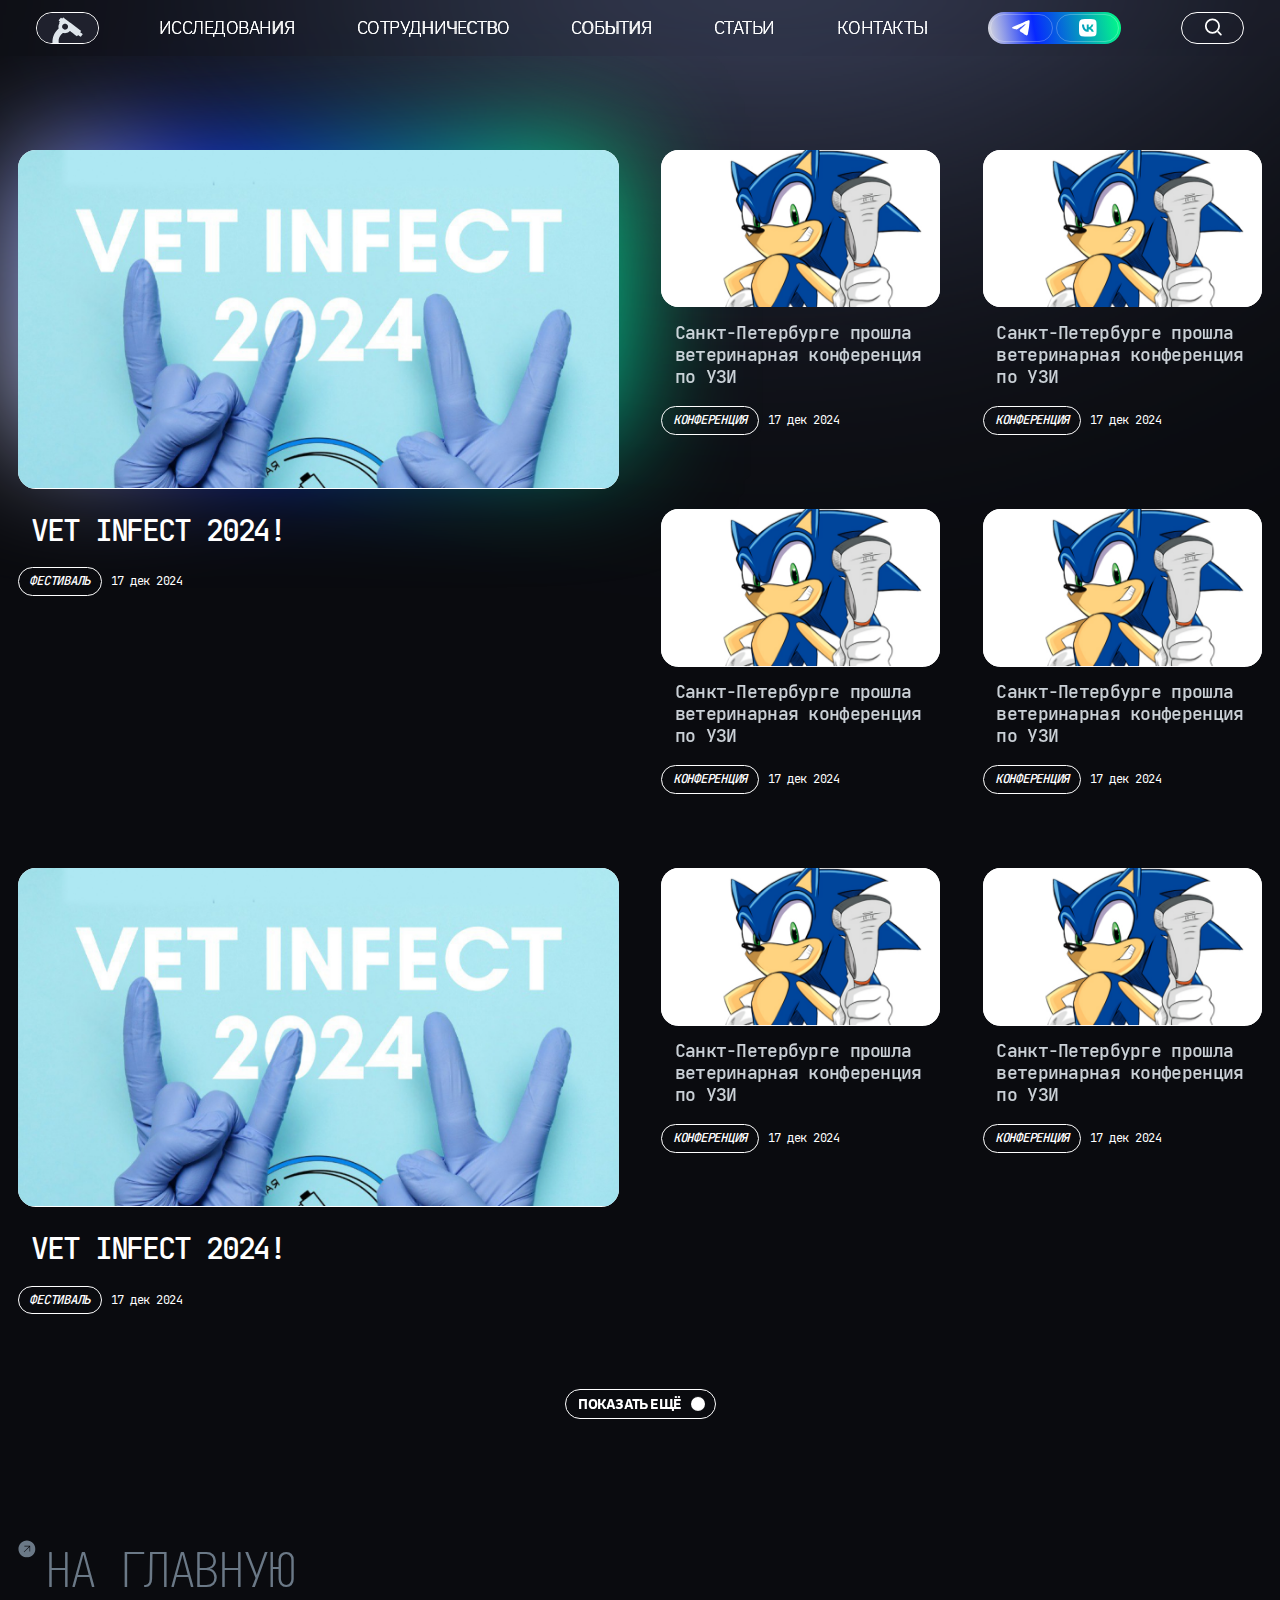
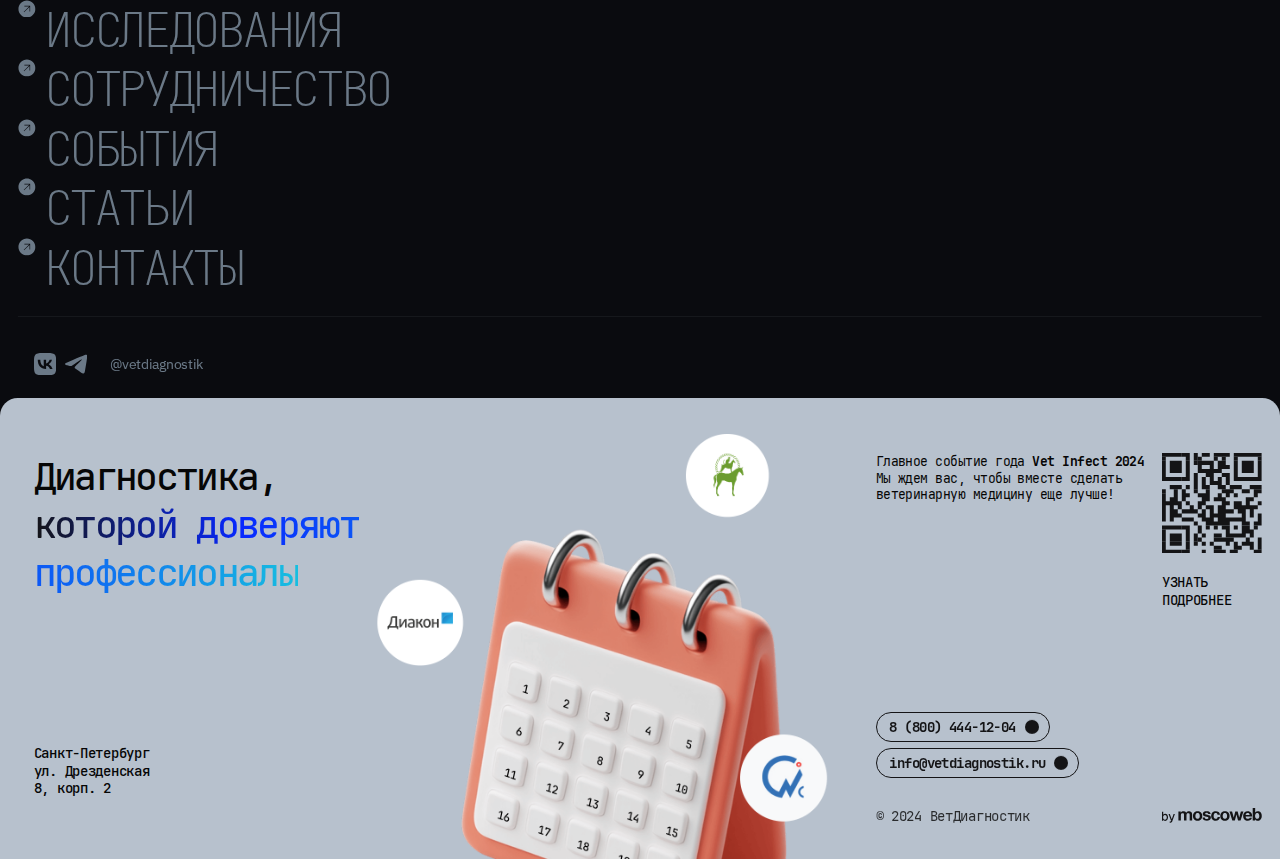
<file: events.html>
<!DOCTYPE html>
<html lang="ru">

<head>
	<meta charset="UTF-8">
	<meta http-equiv="X-UA-Compatible" content="IE=edge">
	<meta name="viewport" content="width=device-width, initial-scale=1.0">
	<title>ВетДиагностик - События</title>
	<meta property="og:title" content="ВетДиагностик - События">
	<meta property="og:description" content="Описание">
	<meta property="og:url" content="/">
	<meta property="og:site_name" content="ВетДиагностик - События">
	<!-- favicon -->
	<link rel="apple-touch-icon" sizes="180x180" href="img/favicon/apple-touch-icon.png">
	<link rel="icon" type="image/png" sizes="32x32" href="img/favicon/favicon-32x32.png">
	<link rel="icon" type="image/png" sizes="16x16" href="img/favicon/favicon-16x16.png">
	<link rel="manifest" href="img/favicon/site.webmanifest">
	<link rel="mask-icon" href="img/favicon/safari-pinned-tab.svg" color="#5bbad5">
	<meta name="msapplication-TileColor" content="#ffffff">
	<meta name="theme-color" content="#ffffff">
	<!-- styles -->
	<link rel="stylesheet" href="css/vendor.min.css">
	<link rel="stylesheet" href="css/app.min.css">
</head>

<body style="--page-color: 10, 11, 15;">
	<!-- wrapper -->
	<div class="wrapper">
		<!-- header -->
		<header class="header @@header" id="header">
			<div class="container">
				<div class="header__wrapper">
					<a href="index.html" class="header__logotype">
						<picture class="header__logotype-img">
							<source srcset="img/logotype.svg" media="(min-width: 1024px)">
							<img src="img/logotype-circle-transparent.svg" width="71" height="35" alt="vetdiagnostik">
						</picture>
					</a>
					<nav class="nav header__nav">
						<ul class="nav__list">
							<li class="nav__item">
								<a href="research.html" class="nav__link" data-text="Исследования">Исследования</a>
							</li>
							<li class="nav__item">
								<a href="cooperation.html" class="nav__link" data-text="Сотрудничество">Сотрудничество</a>
							</li>
							<li class="nav__item">
								<a href="events.html" class="nav__link" data-text="События">События</a>
							</li>
							<li class="nav__item">
								<a href="articles.html" class="nav__link" data-text="Статьи">Статьи</a>
							</li>
							<li class="nav__item">
								<a href="contacts.html" class="nav__link" data-text="Контакты">Контакты</a>
							</li>
						</ul>
					</nav>
					<div class="c-socnav header__socnav">
						<ul class="c-socnav__list">
							<li class="c-socnav__item">
								<a href="#" class="c-socnav__link">
									<svg class="c-socnav__icon">
										<use xlink:href="img/sprite.svg#icon-tg"></use>
									</svg>
								</a>
							</li>
							<li class="c-socnav__item">
								<a href="#" class="c-socnav__link">
									<svg class="c-socnav__icon">
										<use xlink:href="img/sprite.svg#icon-vk"></use>
									</svg>
								</a>
							</li>
						</ul>
					</div>
					<div class="c-search header__search">
						<button class="c-search__trigger" aria-label="Поиск">
							<svg>
								<use xlink:href="img/sprite.svg#icon-search"></use>
							</svg>
						</button>
					</div>
					<button class="hamburger" id="hamburger-toggle">Меню</button>
				</div>
			</div>
		</header>
		<!-- end of header -->
		<!-- content -->
		<div class="wrapper__content">
			<!-- events -->
			<div class="events" id="events">
				<div class="container">
					<!-- <div class="breadcrumb" aria-label="Breadcrumb">
                        <ol class="breadcrumb__list">
                            <li class="breadcrumb__item">
                                <a href="events.html" class="breadcrumb__link">События</a>
                            </li>
                        </ol>
                    </div> -->
					<div class="events__wrapper">
						<a href="events-inner.html" class="events-card events-card--accent events__item events__item--wide">
							<picture class="events-card__img">
								<img src="img/events-01.jpg" alt="Image">
							</picture>
							<div class="events-card__body">
								<div class="events-card__group">
									<span class="events-card__heading">VET INFECT 2024! </span>
									<!-- <span class="events-card__description">Друзья, ждем вас на стенде нашей лаборатории на втором ветеринарном конгрессе <span>по инфекционным заболеваниям. VET INFECT — это не только знания и общение, но и возможность укрепить связи с профессиональным сообществом. Мы ждем вас, чтобы вместе сделать ветеринарную медицину еще лучше!</span></span> -->
									<div class="events-card__bottom">
										<span class="events-card__category">Фестиваль</span>
										<span class="events-card__date">17 дек 2024</span>
									</div>
									<div class="events-card__stats">
										<div class="events-card__stats-item">
											<svg>
												<use xlink:href="img/sprite.svg#icon-like-filled"></use>
											</svg>
											<span>23</span>
										</div>
										<div class="events-card__stats-item">
											<svg>
												<use xlink:href="img/sprite.svg#icon-eye"></use>
											</svg>
											<span>231</span>
										</div>
									</div>
								</div>
							</div>
						</a>
						<a href="events-inner.html" class="events-card events__item">
							<picture class="events-card__img">
								<img src="img/events-02.jpg" alt="Image">
							</picture>
							<div class="events-card__body">
								<div class="events-card__group">
									<span class="events-card__title">Санкт-Петербурге прошла ветеринарная конференция по УЗИ</span>
									<!-- <span class="events-card__help">Vet Sonic 2024! Друзья, ждем вас на стенде нашей лаборатории на втором ветеринарном конгрессе по инфекционным заболеваниям. VET INFECT — это не только знания и общение, но и возможность укрепить связи с профессиональным сообществом. Мы ждем вас, чтобы вместе сделать ветеринарную медицину еще лучше!</span> -->
								</div>
								<div class="events-card__group">
									<div class="events-card__bottom">
										<span class="events-card__category">Конференция</span>
										<span class="events-card__date">17 дек 2024</span>
									</div>
									<div class="events-card__stats">
										<div class="events-card__stats-item">
											<svg>
												<use xlink:href="img/sprite.svg#icon-like-filled"></use>
											</svg>
											<span>23</span>
										</div>
										<div class="events-card__stats-item">
											<svg>
												<use xlink:href="img/sprite.svg#icon-eye"></use>
											</svg>
											<span>231</span>
										</div>
									</div>
								</div>
							</div>
						</a>
						<a href="events-inner.html" class="events-card events__item">
							<picture class="events-card__img">
								<img src="img/events-02.jpg" alt="Image">
							</picture>
							<div class="events-card__body">
								<div class="events-card__group">
									<span class="events-card__title">Санкт-Петербурге прошла ветеринарная конференция по УЗИ</span>
									<!-- <span class="events-card__help">Vet Sonic 2024! Друзья, ждем вас на стенде нашей лаборатории на втором ветеринарном конгрессе по инфекционным заболеваниям. VET INFECT — это не только знания и общение, но и возможность укрепить связи с профессиональным сообществом. Мы ждем вас, чтобы вместе сделать ветеринарную медицину еще лучше!</span> -->
								</div>
								<div class="events-card__group">
									<div class="events-card__bottom">
										<span class="events-card__category">Конференция</span>
										<span class="events-card__date">17 дек 2024</span>
									</div>
									<div class="events-card__stats">
										<div class="events-card__stats-item">
											<svg>
												<use xlink:href="img/sprite.svg#icon-like-filled"></use>
											</svg>
											<span>23</span>
										</div>
										<div class="events-card__stats-item">
											<svg>
												<use xlink:href="img/sprite.svg#icon-eye"></use>
											</svg>
											<span>231</span>
										</div>
									</div>
								</div>
							</div>
						</a>
						<a href="events-inner.html" class="events-card events__item">
							<picture class="events-card__img">
								<img src="img/events-02.jpg" alt="Image">
							</picture>
							<div class="events-card__body">
								<div class="events-card__group">
									<span class="events-card__title">Санкт-Петербурге прошла ветеринарная конференция по УЗИ</span>
									<!-- <span class="events-card__help">Vet Sonic 2024! Друзья, ждем вас на стенде нашей лаборатории на втором ветеринарном конгрессе по инфекционным заболеваниям. VET INFECT — это не только знания и общение, но и возможность укрепить связи с профессиональным сообществом. Мы ждем вас, чтобы вместе сделать ветеринарную медицину еще лучше!</span> -->
								</div>
								<div class="events-card__group">
									<div class="events-card__bottom">
										<span class="events-card__category">Конференция</span>
										<span class="events-card__date">17 дек 2024</span>
									</div>
									<div class="events-card__stats">
										<div class="events-card__stats-item">
											<svg>
												<use xlink:href="img/sprite.svg#icon-like-filled"></use>
											</svg>
											<span>23</span>
										</div>
										<div class="events-card__stats-item">
											<svg>
												<use xlink:href="img/sprite.svg#icon-eye"></use>
											</svg>
											<span>231</span>
										</div>
									</div>
								</div>
							</div>
						</a>
						<a href="events-inner.html" class="events-card events__item">
							<picture class="events-card__img">
								<img src="img/events-02.jpg" alt="Image">
							</picture>
							<div class="events-card__body">
								<div class="events-card__group">
									<span class="events-card__title">Санкт-Петербурге прошла ветеринарная конференция по УЗИ</span>
									<!-- <span class="events-card__help">Vet Sonic 2024! Друзья, ждем вас на стенде нашей лаборатории на втором ветеринарном конгрессе по инфекционным заболеваниям. VET INFECT — это не только знания и общение, но и возможность укрепить связи с профессиональным сообществом. Мы ждем вас, чтобы вместе сделать ветеринарную медицину еще лучше!</span> -->
								</div>
								<div class="events-card__group">
									<div class="events-card__bottom">
										<span class="events-card__category">Конференция</span>
										<span class="events-card__date">17 дек 2024</span>
									</div>
									<div class="events-card__stats">
										<div class="events-card__stats-item">
											<svg>
												<use xlink:href="img/sprite.svg#icon-like-filled"></use>
											</svg>
											<span>23</span>
										</div>
										<div class="events-card__stats-item">
											<svg>
												<use xlink:href="img/sprite.svg#icon-eye"></use>
											</svg>
											<span>231</span>
										</div>
									</div>
								</div>
							</div>
						</a>
						<a href="events-inner.html" class="events-card events__item events__item--wide">
							<picture class="events-card__img">
								<img src="img/events-01.jpg" alt="Image">
							</picture>
							<div class="events-card__body">
								<div class="events-card__group">
									<span class="events-card__heading">VET INFECT 2024! </span>
									<!-- <span class="events-card__description">Друзья, ждем вас на стенде нашей лаборатории на втором ветеринарном конгрессе <span>по инфекционным заболеваниям. VET INFECT — это не только знания и общение, но и возможность укрепить связи с профессиональным сообществом. Мы ждем вас, чтобы вместе сделать ветеринарную медицину еще лучше!</span></span> -->
									<div class="events-card__bottom">
										<span class="events-card__category">Фестиваль</span>
										<span class="events-card__date">17 дек 2024</span>
									</div>
									<div class="events-card__stats">
										<div class="events-card__stats-item">
											<svg>
												<use xlink:href="img/sprite.svg#icon-like-filled"></use>
											</svg>
											<span>23</span>
										</div>
										<div class="events-card__stats-item">
											<svg>
												<use xlink:href="img/sprite.svg#icon-eye"></use>
											</svg>
											<span>231</span>
										</div>
									</div>
								</div>
							</div>
						</a>
						<a href="events-inner.html" class="events-card events__item">
							<picture class="events-card__img">
								<img src="img/events-02.jpg" alt="Image">
							</picture>
							<div class="events-card__body">
								<div class="events-card__group">
									<span class="events-card__title">Санкт-Петербурге прошла ветеринарная конференция по УЗИ</span>
									<!-- <span class="events-card__help">Vet Sonic 2024! Друзья, ждем вас на стенде нашей лаборатории на втором ветеринарном конгрессе по инфекционным заболеваниям. VET INFECT — это не только знания и общение, но и возможность укрепить связи с профессиональным сообществом. Мы ждем вас, чтобы вместе сделать ветеринарную медицину еще лучше!</span> -->
								</div>
								<div class="events-card__group">
									<div class="events-card__bottom">
										<span class="events-card__category">Конференция</span>
										<span class="events-card__date">17 дек 2024</span>
									</div>
									<div class="events-card__stats">
										<div class="events-card__stats-item">
											<svg>
												<use xlink:href="img/sprite.svg#icon-like-filled"></use>
											</svg>
											<span>23</span>
										</div>
										<div class="events-card__stats-item">
											<svg>
												<use xlink:href="img/sprite.svg#icon-eye"></use>
											</svg>
											<span>231</span>
										</div>
									</div>
								</div>
							</div>
						</a>
						<a href="events-inner.html" class="events-card events__item">
							<picture class="events-card__img">
								<img src="img/events-02.jpg" alt="Image">
							</picture>
							<div class="events-card__body">
								<div class="events-card__group">
									<span class="events-card__title">Санкт-Петербурге прошла ветеринарная конференция по УЗИ</span>
									<!-- <span class="events-card__help">Vet Sonic 2024! Друзья, ждем вас на стенде нашей лаборатории на втором ветеринарном конгрессе по инфекционным заболеваниям. VET INFECT — это не только знания и общение, но и возможность укрепить связи с профессиональным сообществом. Мы ждем вас, чтобы вместе сделать ветеринарную медицину еще лучше!</span> -->
								</div>
								<div class="events-card__group">
									<div class="events-card__bottom">
										<span class="events-card__category">Конференция</span>
										<span class="events-card__date">17 дек 2024</span>
									</div>
									<div class="events-card__stats">
										<div class="events-card__stats-item">
											<svg>
												<use xlink:href="img/sprite.svg#icon-like-filled"></use>
											</svg>
											<span>23</span>
										</div>
										<div class="events-card__stats-item">
											<svg>
												<use xlink:href="img/sprite.svg#icon-eye"></use>
											</svg>
											<span>231</span>
										</div>
									</div>
								</div>
							</div>
						</a>
					</div>
					<button class="events__more btn btn--uppercase">Показать ещё</button>
				</div>
			</div>
			<!-- end of events -->
		</div>
		<!-- end of content -->
		<!-- footer -->
		<footer class="footer" id="footer" style="--background: #B7C1CD; --color: linear-gradient(260deg, #17BFE0 0.58%, #0728FF 64.82%, #141416 99.42%);">
			<div class="container">
				<div class="footer__navbar">
					<div class="splide">
						<div class="splide__track">
							<div class="splide__list">
								<div class="splide__slide">
									<a href="#" class="splide__link">
										<span>На главную</span>
										<svg>
											<use xlink:href="img/sprite.svg#icon-arrow-link"></use>
										</svg>
									</a>
								</div>
								<div class="splide__slide">
									<a href="#" class="splide__link">
										<span>Исследования</span>
										<svg>
											<use xlink:href="img/sprite.svg#icon-arrow-link"></use>
										</svg>
									</a>
								</div>
								<div class="splide__slide">
									<a href="#" class="splide__link">
										<span>Сотрудничество</span>
										<svg>
											<use xlink:href="img/sprite.svg#icon-arrow-link"></use>
										</svg>
									</a>
								</div>
								<div class="splide__slide">
									<a href="#" class="splide__link">
										<span>События</span>
										<svg>
											<use xlink:href="img/sprite.svg#icon-arrow-link"></use>
										</svg>
									</a>
								</div>
								<div class="splide__slide">
									<a href="#" class="splide__link">
										<span>Статьи</span>
										<svg>
											<use xlink:href="img/sprite.svg#icon-arrow-link"></use>
										</svg>
									</a>
								</div>
								<div class="splide__slide">
									<a href="#" class="splide__link">
										<span>Контакты</span>
										<svg>
											<use xlink:href="img/sprite.svg#icon-arrow-link"></use>
										</svg>
									</a>
								</div>
							</div>
						</div>
					</div>
				</div>
				<div class="footer__top">
					<div class="footer-socnav footer__socnav">
						<div class="footer-socnav__wrap">
							<ul class="footer-socnav__list">
								<li class="footer-socnav__item">
									<a href="#" class="footer-socnav__link">
										<svg class="footer-socnav__icon">
											<use xlink:href="img/sprite.svg#icon-tg"></use>
										</svg>
									</a>
								</li>
								<li class="footer-socnav__item">
									<a href="#" class="footer-socnav__link">
										<svg class="footer-socnav__icon">
											<use xlink:href="img/sprite.svg#icon-vk"></use>
										</svg>
									</a>
								</li>
							</ul>
							<span class="footer-socnav__title">@vetdiagnostik</span>
						</div>
					</div>
				</div>
				<div class="footer__wrap">
					<div class="footer__wrapper">
						<div class="footer__left">
							<span class="footer__title">Диагностика, <span>которой доверяют <br>профессионалы</span></span>
							<address class="footer__address">Санкт-Петербург <br>ул. Дрезденская <br>8, корп. 2</address>
						</div>
						<div class="footer__right">
							<div class="footer-info footer__info">
								<div class="footer-info__wrapper">
									<div class="footer-info__content">
										<span>Главное событие года <b>Vet Infect 2024</b> Мы ждем вас, чтобы вместе сделать ветеринарную медицину еще&nbsp;лучше!</span>
									</div>
									<a href="#" class="footer-info__main">
										<picture class="footer-info__img">
											<img src="img/qr-code.svg" alt="Image">
										</picture>
										<div class="footer-info__body">
											<span class="footer-info__link">
												<span>Узнать подробнее</span>
											</span>
										</div>
									</a>
								</div>
							</div>
							<div class="footer__contacts">
								<div class="footer__btns">
									<a href="tel:88004441204" class="footer__btn btn btn--dark">8 (800) 444-12-04</a>
									<a href="mailto:info@vetdiagnostik.ru" class="footer__btn btn btn--dark">info@vetdiagnostik.ru</a>
								</div>
								<div class="footer__inner">
									<p class="footer__copyright">© 2024 ВетДиагностик</p>
									<a href="https://mosco-web.ru/" class="footer__author" target="_blank">
										<img src="img/moscoweb-black.svg" alt="moscoweb">
									</a>
								</div>
							</div>
						</div>
					</div>
					<picture class="footer__img">
						<img src="img/footer-03.png" alt="Image">
					</picture>
					<picture class="footer__partners">
						<img src="img/footer-partners-03.png" alt="Image">
					</picture>
				</div>
			</div>
		</footer>
		<!-- end of footer -->
	</div>
	<!-- end of wrapper -->
	<!-- search -->
	<div class="search scroll-fixed" id="search">
		<div class="search__wrap">
			<form action="#" class="search__form">
				<div class="search__top">
					<button class="search__btn" aria-label="Искать">
						<svg>
							<use xlink:href="img/sprite.svg#icon-search"></use>
						</svg>
					</button>
					<input id="search-input" type="text" class="search__input" placeholder="Что вы ищите?">
					<button class="search__close" id="search-close">отмена</button>
				</div>
				<!-- add class 'is--active' for visible search results -->
				<div class="search__results">
					<span class="search__subtitle">Результаты поиска 011</span>
					<div class="search__wrapper">
						<a href="#" class="search-card search__item">
							<div class="search-card__body">
								<span class="search-card__title">
									<svg>
										<use xlink:href="img/sprite.svg#icon-arrow-top-right"></use>
									</svg>
									<span>Исследование крови</span>
								</span>
								<span class="search-card__tag">Исследование</span>
							</div>
						</a>
						<a href="#" class="search-card search__item">
							<div class="search-card__body">
								<span class="search-card__title">
									<svg>
										<use xlink:href="img/sprite.svg#icon-arrow-top-right"></use>
									</svg>
									<span>Исследование собак</span>
								</span>
								<span class="search-card__tag">Исследование</span>
							</div>
						</a>
						<a href="#" class="search-card search__item">
							<div class="search-card__body">
								<span class="search-card__title">
									<svg>
										<use xlink:href="img/sprite.svg#icon-arrow-top-right"></use>
									</svg>
									<span>Исследование кошек</span>
								</span>
								<span class="search-card__tag">Исследование</span>
							</div>
						</a>
						<a href="articles-inner.html" class="search-card search__item">
							<div class="search-card__body">
								<span class="search-card__title">
									<svg>
										<use xlink:href="img/sprite.svg#icon-arrow-top-right"></use>
									</svg>
									<span>Провели исследования для конференции</span>
								</span>
								<span class="search-card__tag">статья</span>
							</div>
						</a>
						<a href="news-inner.html" class="search-card search__item">
							<div class="search-card__body">
								<span class="search-card__title">
									<svg>
										<use xlink:href="img/sprite.svg#icon-arrow-top-right"></use>
									</svg>
									<span>Санкт-Петербурге прошла <br>ветеринарная конференция по УЗИ</span>
								</span>
								<span class="search-card__tag">новость</span>
							</div>
							<picture class="search-card__img">
								<img src="img/events-02.jpg" alt="Image">
							</picture>
						</a>
						<a href="news-inner.html" class="search-card search__item">
							<div class="search-card__body">
								<span class="search-card__title">
									<svg>
										<use xlink:href="img/sprite.svg#icon-arrow-top-right"></use>
									</svg>
									<span>Санкт-Петербурге прошла <br>ветеринарная конференция по УЗИ</span>
								</span>
								<span class="search-card__tag">новость</span>
							</div>
							<picture class="search-card__img">
								<img src="img/events-02.jpg" alt="Image">
							</picture>
						</a>
						<a href="news-inner.html" class="search-card search__item">
							<div class="search-card__body">
								<span class="search-card__title">
									<svg>
										<use xlink:href="img/sprite.svg#icon-arrow-top-right"></use>
									</svg>
									<span>Санкт-Петербурге прошла <br>ветеринарная конференция по УЗИ</span>
								</span>
								<span class="search-card__tag">новость</span>
							</div>
							<picture class="search-card__img">
								<img src="img/events-02.jpg" alt="Image">
							</picture>
						</a>
					</div>
				</div>
			</form>
		</div>
	</div>
	<!-- end of search -->
	<!-- menu -->
	<div class="menu scroll-fixed" id="menu">
		<div class="menu__wrap">
			<div class="menu__top">
				<div class="c-search menu__search">
					<button class="c-search__trigger">
						<svg>
							<use xlink:href="img/sprite.svg#icon-search"></use>
						</svg>
					</button>
				</div>
				<button class="menu__close" id="menu-close">Close</button>
			</div>
			<nav class="nav menu__nav">
				<ul class="nav__list">
					<li class="nav__item">
						<a href="research.html" class="nav__link" data-text="Исследования">Исследования</a>
					</li>
					<li class="nav__item">
						<a href="cooperation.html" class="nav__link" data-text="Сотрудничество">Сотрудничество</a>
					</li>
					<li class="nav__item">
						<a href="events.html" class="nav__link" data-text="События">События</a>
					</li>
					<li class="nav__item">
						<a href="articles.html" class="nav__link" data-text="Статьи">Статьи</a>
					</li>
					<li class="nav__item">
						<a href="contacts.html" class="nav__link" data-text="Контакты">Контакты</a>
					</li>
				</ul>
			</nav>
			<div class="menu__bottom">
				<div class="c-socnav menu__socnav">
					<ul class="c-socnav__list">
						<li class="c-socnav__item">
							<a href="#" class="c-socnav__link">
								<svg class="c-socnav__icon">
									<use xlink:href="img/sprite.svg#icon-tg"></use>
								</svg>
							</a>
						</li>
						<li class="c-socnav__item">
							<a href="#" class="c-socnav__link">
								<svg class="c-socnav__icon">
									<use xlink:href="img/sprite.svg#icon-vk"></use>
								</svg>
							</a>
						</li>
					</ul>
				</div>
			</div>
		</div>
	</div>
	<!-- end of menu -->
	<!-- scripts -->
	<script src="js/vendor.min.js"></script>
	<script src="js/app.min.js"></script>
</body>

</html>
</file>
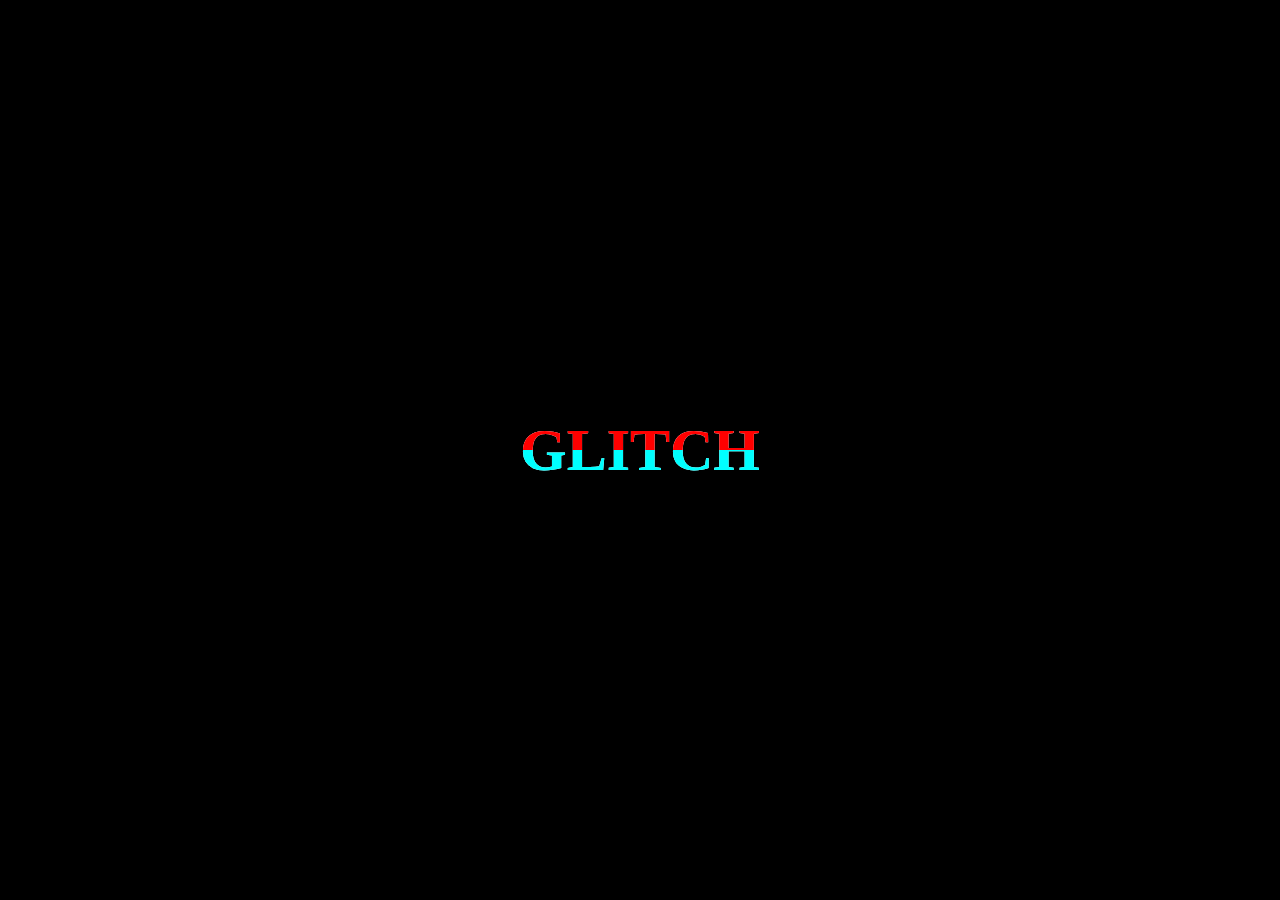
<file: hover.html>
<!DOCTYPE html>
<html lang="ru">

<head>
	<meta charset="UTF-8">
	<title>Glitch Effect</title>
	<style>
		body {
			background: #000;
			display: flex;
			justify-content: center;
			align-items: center;
			height: 100vh;
			margin: 0;
		}

		.glitch {
			position: relative;
			font-size: 60px;
			font-weight: bold;
			color: white;
			text-transform: uppercase;
			cursor: pointer;
		}

		/* Создаем два слоя для эффекта */
		.glitch::before,
		.glitch::after {
			content: attr(data-text);
			position: absolute;
			left: 0;
			top: 0;
			width: 100%;
			transition: transform 0.3s;
			pointer-events: none;
		}

		/* Верхняя половина */
		.glitch::before {
			clip-path: inset(0 0 50% 0);
			color: #ff0000;
			/* красноватый оттенок */
		}

		/* Нижняя половина */
		.glitch::after {
			clip-path: inset(50% 0 0 0);
			color: #00ffff;
			/* голубоватый оттенок */
		}

		/* Эффект при наведении - смещение по горизонтали */
		.glitch:hover {
			color: transparent
		}

		.glitch:hover::before {
			transform: translateX(-5px);
		}

		.glitch:hover::after {
			transform: translateX(5px);
		}
	</style>
</head>

<body>
	<!-- Атрибут data-text используется для заполнения псевдоэлементов -->
	<div class="glitch" data-text="Glitch">Glitch</div>
</body>

</html>
</file>
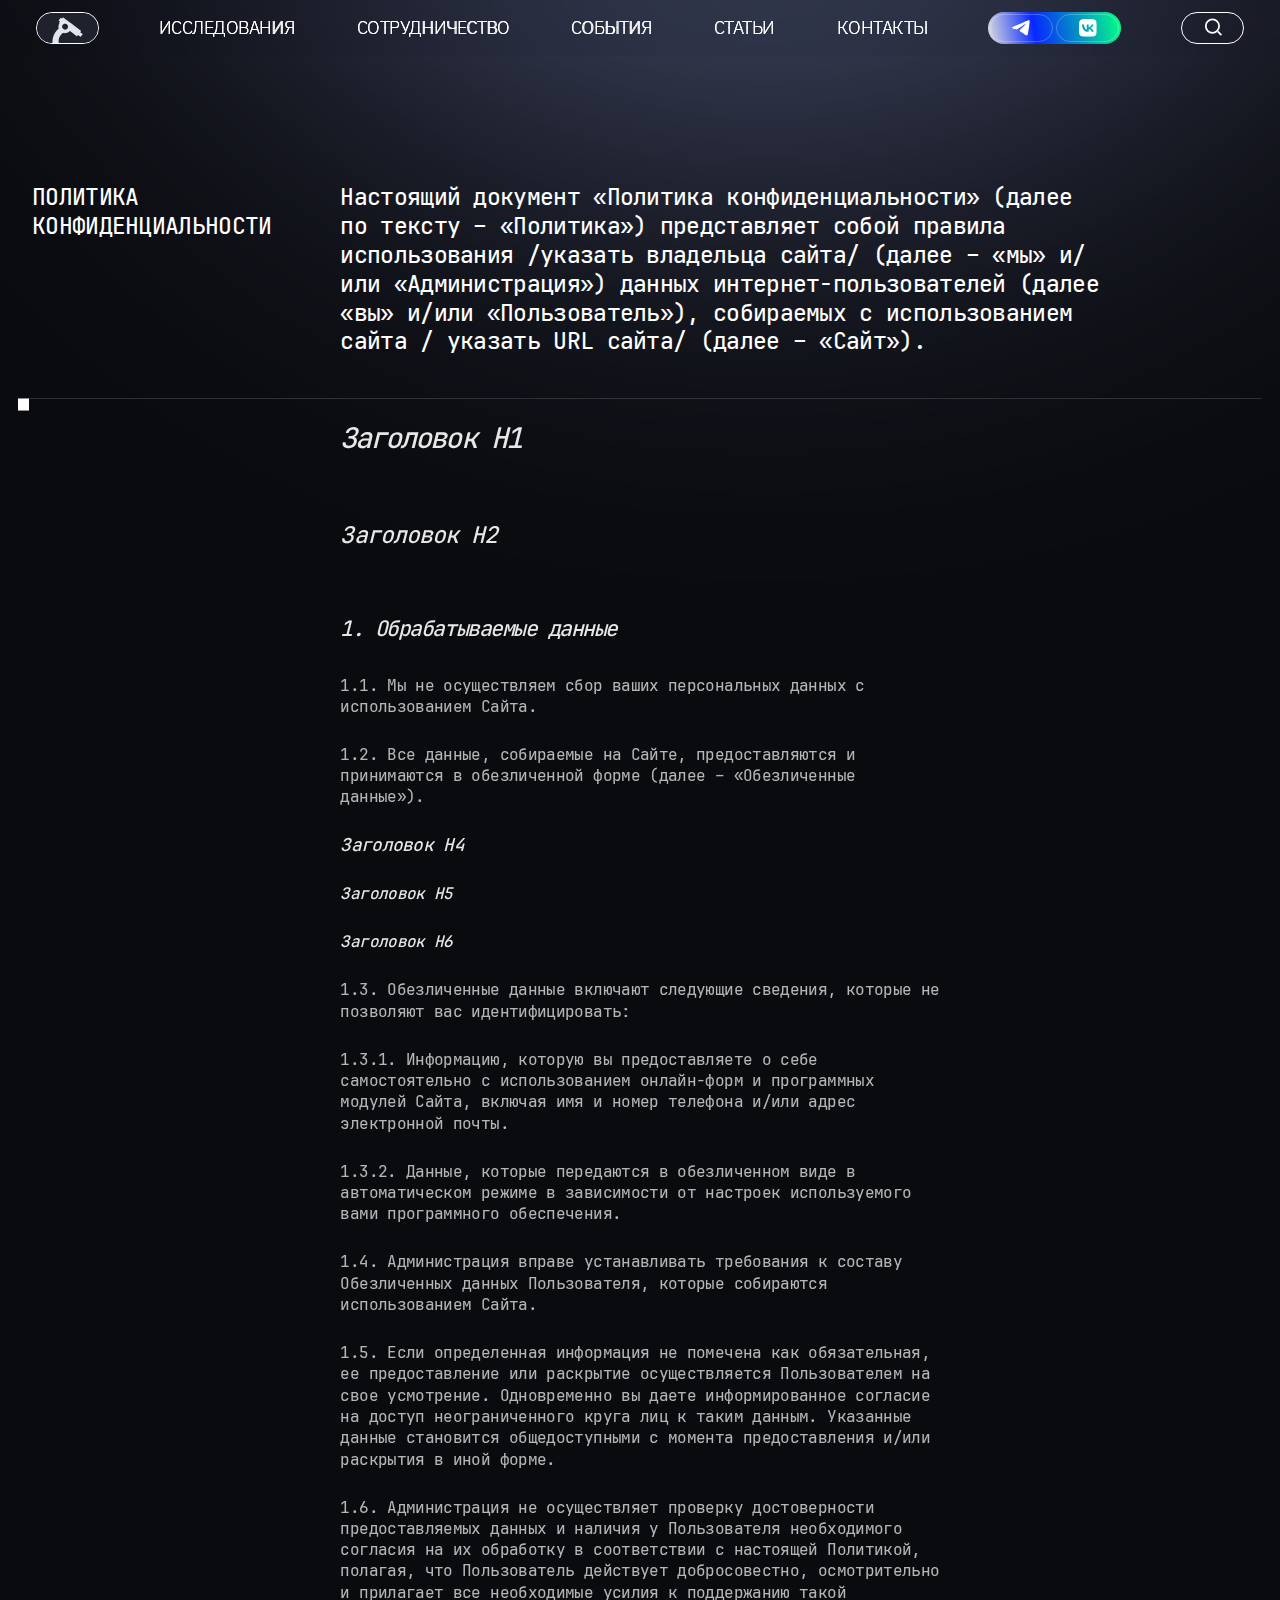
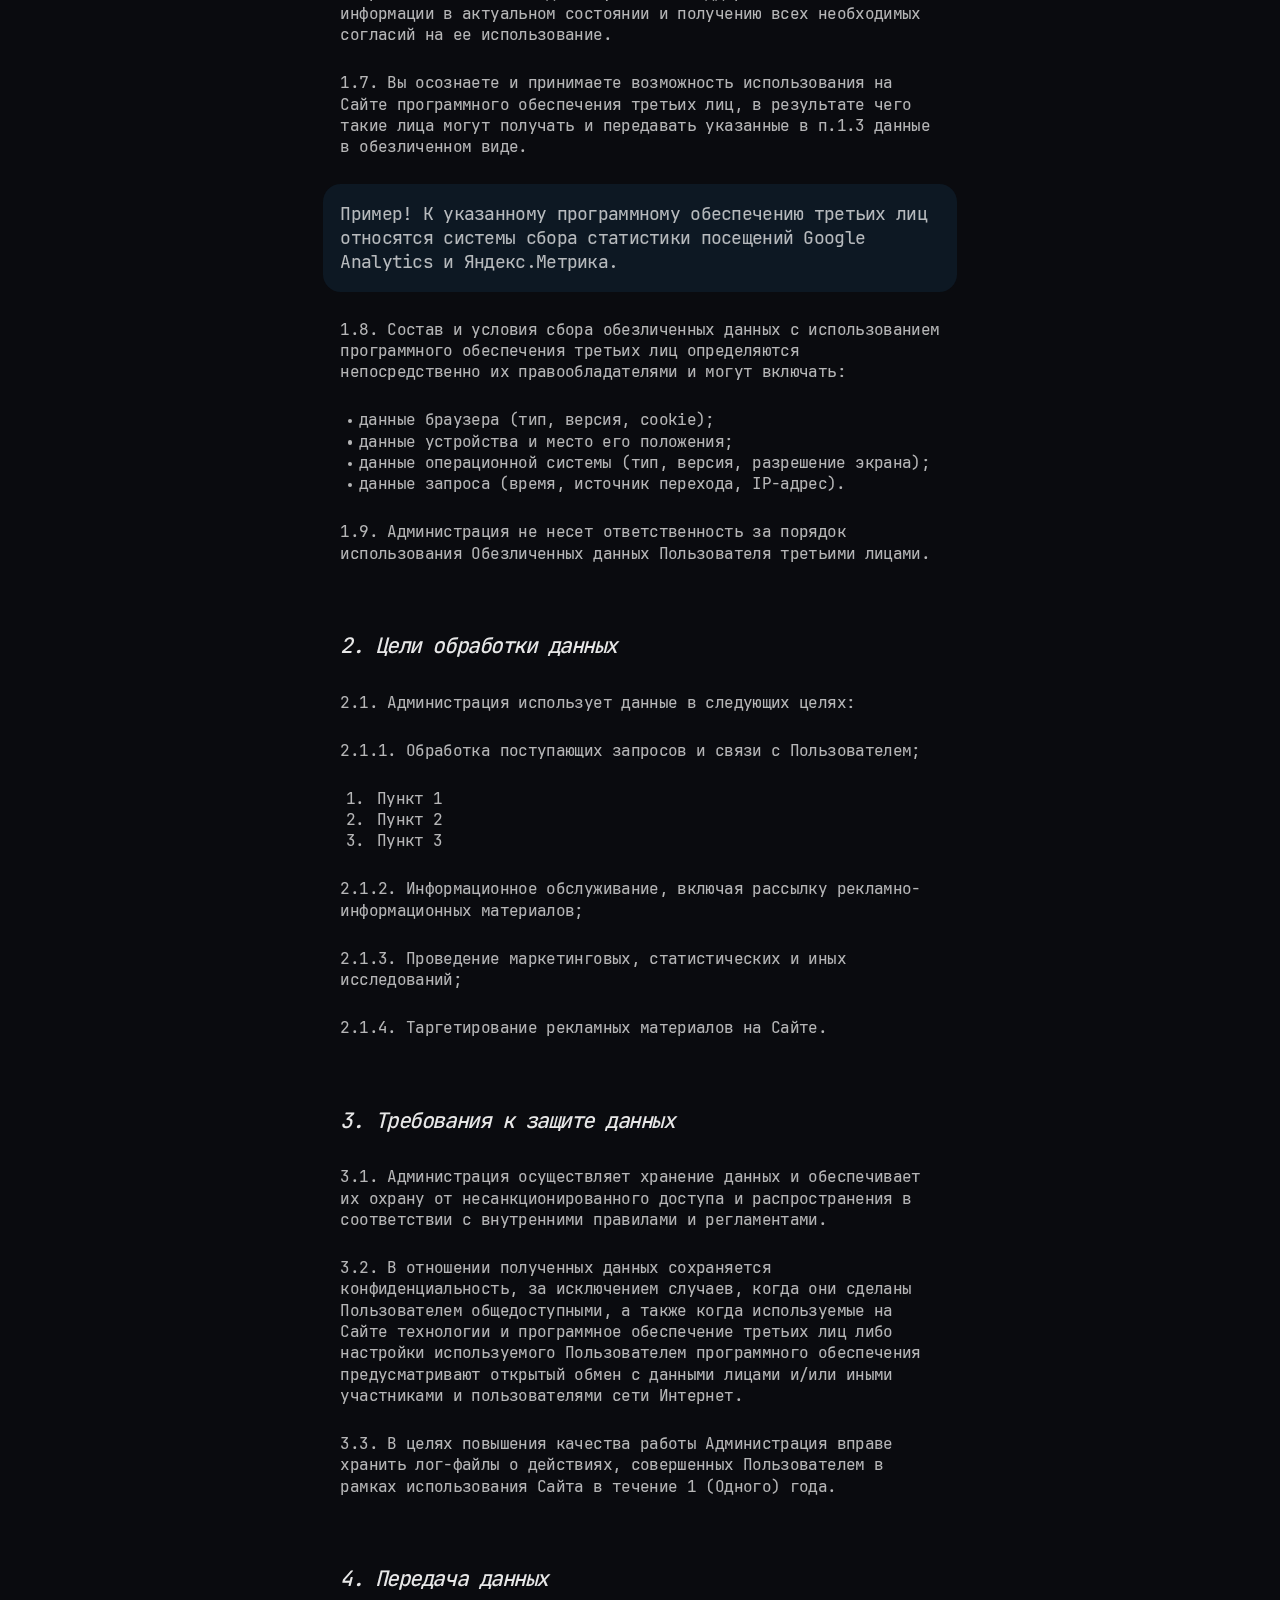
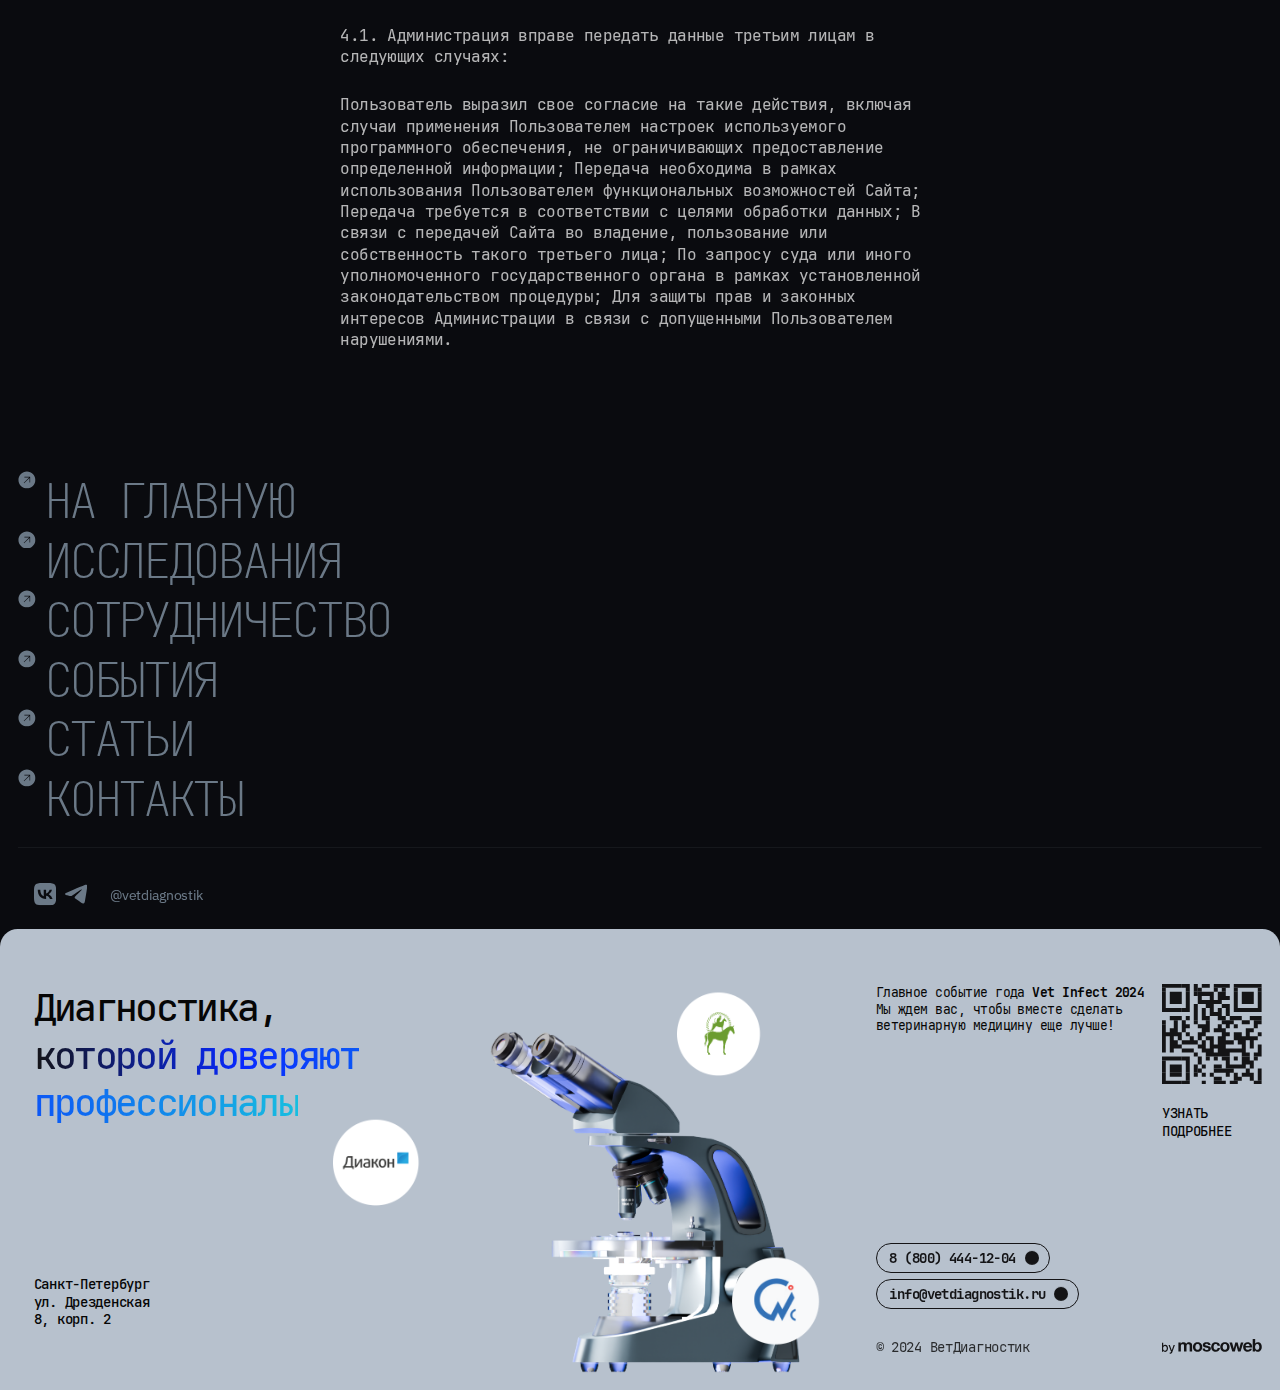
<file: sample-page.html>
<!DOCTYPE html>
<html lang="ru">

<head>
	<meta charset="UTF-8">
	<meta http-equiv="X-UA-Compatible" content="IE=edge">
	<meta name="viewport" content="width=device-width, initial-scale=1.0">
	<title>ВетДиагностик - Политика конфиденциальности</title>
	<meta property="og:title" content="ВетДиагностик - Политика конфиденциальности">
	<meta property="og:description" content="Описание">
	<meta property="og:url" content="/">
	<meta property="og:site_name" content="ВетДиагностик - Политика конфиденциальности">
	<!-- favicon -->
	<link rel="apple-touch-icon" sizes="180x180" href="img/favicon/apple-touch-icon.png">
	<link rel="icon" type="image/png" sizes="32x32" href="img/favicon/favicon-32x32.png">
	<link rel="icon" type="image/png" sizes="16x16" href="img/favicon/favicon-16x16.png">
	<link rel="manifest" href="img/favicon/site.webmanifest">
	<link rel="mask-icon" href="img/favicon/safari-pinned-tab.svg" color="#5bbad5">
	<meta name="msapplication-TileColor" content="#ffffff">
	<meta name="theme-color" content="#ffffff">
	<!-- styles -->
	<link rel="stylesheet" href="css/vendor.min.css">
	<link rel="stylesheet" href="css/app.min.css">
</head>

<body style="--page-color: 10, 11, 15;">
	<!-- wrapper -->
	<div class="wrapper">
		<!-- header -->
		<header class="header @@header" id="header">
			<div class="container">
				<div class="header__wrapper">
					<a href="index.html" class="header__logotype">
						<picture class="header__logotype-img">
							<source srcset="img/logotype.svg" media="(min-width: 1024px)">
							<img src="img/logotype-circle-transparent.svg" width="71" height="35" alt="vetdiagnostik">
						</picture>
					</a>
					<nav class="nav header__nav">
						<ul class="nav__list">
							<li class="nav__item">
								<a href="research.html" class="nav__link" data-text="Исследования">Исследования</a>
							</li>
							<li class="nav__item">
								<a href="cooperation.html" class="nav__link" data-text="Сотрудничество">Сотрудничество</a>
							</li>
							<li class="nav__item">
								<a href="events.html" class="nav__link" data-text="События">События</a>
							</li>
							<li class="nav__item">
								<a href="articles.html" class="nav__link" data-text="Статьи">Статьи</a>
							</li>
							<li class="nav__item">
								<a href="contacts.html" class="nav__link" data-text="Контакты">Контакты</a>
							</li>
						</ul>
					</nav>
					<div class="c-socnav header__socnav">
						<ul class="c-socnav__list">
							<li class="c-socnav__item">
								<a href="#" class="c-socnav__link">
									<svg class="c-socnav__icon">
										<use xlink:href="img/sprite.svg#icon-tg"></use>
									</svg>
								</a>
							</li>
							<li class="c-socnav__item">
								<a href="#" class="c-socnav__link">
									<svg class="c-socnav__icon">
										<use xlink:href="img/sprite.svg#icon-vk"></use>
									</svg>
								</a>
							</li>
						</ul>
					</div>
					<div class="c-search header__search">
						<button class="c-search__trigger" aria-label="Поиск">
							<svg>
								<use xlink:href="img/sprite.svg#icon-search"></use>
							</svg>
						</button>
					</div>
					<button class="hamburger" id="hamburger-toggle">Меню</button>
				</div>
			</div>
		</header>
		<!-- end of header -->
		<!-- content -->
		<div class="wrapper__content">
			<!-- sample -->
			<section class="sample" id="sample">
				<div class="container">
					<div class="sample__top">
						<div class="sample__left">
							<h1 class="sample__heading">Политика <br>конфиденциальности</h1>
						</div>
						<div class="sample__right">
							<h2 class="sample__title">Настоящий документ «Политика конфиденциальности» (далее по тексту – «Политика») представляет собой правила использования /указать владельца сайта/ (далее – «мы» и/или «Администрация») данных интернет-пользователей (далее «вы» и/или «Пользователь»), собираемых с использованием сайта / указать URL сайта/ (далее – «Сайт»).</h2>
						</div>
					</div>
					<div class="sample__wrapper">
						<div class="sample__content">
							<h1>
								<i>Заголовок H1</i>
							</h1>
							<h2>
								<i>Заголовок H2</i>
							</h2>
							<h3>
								<i>1. Обрабатываемые данные</i>
							</h3>
							<p>
								1.1. Мы не осуществляем сбор ваших персональных данных с использованием Сайта.
							</p>
							<p>
								1.2. Все данные, собираемые на Сайте, предоставляются и принимаются в обезличенной форме (далее – «Обезличенные данные»).
							</p>
							<h4>
								<i>Заголовок H4</i>
							</h4>
							<h5>
								<i>Заголовок H5</i>
							</h5>
							<h6>
								<i>Заголовок H6</i>
							</h6>
							<p>
								1.3. Обезличенные данные включают следующие сведения, которые не позволяют вас идентифицировать:
							</p>
							<p>
								1.3.1. Информацию, которую вы предоставляете о себе самостоятельно с использованием онлайн-форм и программных модулей Сайта, включая имя и номер телефона и/или адрес электронной почты.
							</p>
							<p>
								1.3.2. Данные, которые передаются в обезличенном виде в автоматическом режиме в зависимости от настроек используемого вами программного обеспечения.
							</p>
							<p>
								1.4. Администрация вправе устанавливать требования к составу Обезличенных данных Пользователя, которые собираются использованием Сайта.
							</p>
							<p>
								1.5. Если определенная информация не помечена как обязательная, ее предоставление или раскрытие осуществляется Пользователем на свое усмотрение. Одновременно вы даете информированное согласие на доступ неограниченного круга лиц к таким данным. Указанные данные становится общедоступными с момента предоставления и/или раскрытия в иной форме.
							</p>
							<p>
								1.6. Администрация не осуществляет проверку достоверности предоставляемых данных и наличия у Пользователя необходимого согласия на их обработку в соответствии с настоящей Политикой, полагая, что Пользователь действует добросовестно, осмотрительно и прилагает все необходимые усилия к поддержанию такой информации в актуальном состоянии и получению всех необходимых согласий на ее использование.
							</p>
							<p>
								1.7. Вы осознаете и принимаете возможность использования на Сайте программного обеспечения третьих лиц, в результате чего такие лица могут получать и передавать указанные в п.1.3 данные в обезличенном виде.
							</p>
							<blockquote>
								<p>Пример! К указанному программному обеспечению третьих лиц относятся системы сбора статистики посещений Google Analytics и Яндекс.Метрика.</p>
							</blockquote>
							<p>
								1.8. Состав и условия сбора обезличенных данных с использованием программного обеспечения третьих лиц определяются непосредственно их правообладателями и могут включать:
							<ul>
								<li>данные браузера (тип, версия, cookie);</li>
								<li>данные устройства и место его положения;</li>
								<li>данные операционной системы (тип, версия, разрешение экрана);</li>
								<li>данные запроса (время, источник перехода, IP-адрес).</li>
							</ul>
							</p>
							<p>
								1.9. Администрация не несет ответственность за порядок использования Обезличенных данных Пользователя третьими лицами.
							</p>
							<h3>
								<i>2. Цели обработки данных</i>
							</h3>
							<p>
								2.1. Администрация использует данные в следующих целях:
							</p>
							<p>
								2.1.1. Обработка поступающих запросов и связи с Пользователем;
							</p>
							<ol>
								<li>Пункт 1</li>
								<li>Пункт 2</li>
								<li>Пункт 3</li>
							</ol>
							<p>
								2.1.2. Информационное обслуживание, включая рассылку рекламно-информационных материалов;
							</p>
							<p>
								2.1.3. Проведение маркетинговых, статистических и иных исследований;
							</p>
							<p>
								2.1.4. Таргетирование рекламных материалов на Сайте.
							</p>
							<h3>
								<i>3. Требования к защите данных</i>
							</h3>
							<p>
								3.1. Администрация осуществляет хранение данных и обеспечивает их охрану от несанкционированного доступа и распространения в соответствии с внутренними правилами и регламентами.
							</p>
							<p>
								3.2. В отношении полученных данных сохраняется конфиденциальность, за исключением случаев, когда они сделаны Пользователем общедоступными, а также когда используемые на Сайте технологии и программное обеспечение третьих лиц либо настройки используемого Пользователем программного обеспечения предусматривают открытый обмен с данными лицами и/или иными участниками и пользователями сети Интернет.
							</p>
							<p>
								3.3. В целях повышения качества работы Администрация вправе хранить лог-файлы о действиях, совершенных Пользователем в рамках использования Сайта в течение 1 (Одного) года.
							</p>
							<h3>
								<i>4. Передача данных</i>
							</h3>
							<p>
								4.1. Администрация вправе передать данные третьим лицам в следующих случаях:
							</p>
							<p>
								Пользователь выразил свое согласие на такие действия, включая случаи применения Пользователем настроек используемого программного обеспечения, не ограничивающих предоставление определенной информации;
								Передача необходима в рамках использования Пользователем функциональных возможностей Сайта;
								Передача требуется в соответствии с целями обработки данных;
								В связи с передачей Сайта во владение, пользование или собственность такого третьего лица;
								По запросу суда или иного уполномоченного государственного органа в рамках установленной законодательством процедуры;
								Для защиты прав и законных интересов Администрации в связи с допущенными Пользователем нарушениями.
							</p>
						</div>
					</div>
				</div>
			</section>
			<!-- end of sample -->
		</div>
		<!-- end of content -->
		<!-- footer -->
		<footer class="footer" id="footer" style="--background: #B7C1CD; --color: linear-gradient(260deg, #17BFE0 0.58%, #0728FF 64.82%, #141416 99.42%);">
			<div class="container">
				<div class="footer__navbar">
					<div class="splide">
						<div class="splide__track">
							<div class="splide__list">
								<div class="splide__slide">
									<a href="#" class="splide__link">
										<span>На главную</span>
										<svg>
											<use xlink:href="img/sprite.svg#icon-arrow-link"></use>
										</svg>
									</a>
								</div>
								<div class="splide__slide">
									<a href="#" class="splide__link">
										<span>Исследования</span>
										<svg>
											<use xlink:href="img/sprite.svg#icon-arrow-link"></use>
										</svg>
									</a>
								</div>
								<div class="splide__slide">
									<a href="#" class="splide__link">
										<span>Сотрудничество</span>
										<svg>
											<use xlink:href="img/sprite.svg#icon-arrow-link"></use>
										</svg>
									</a>
								</div>
								<div class="splide__slide">
									<a href="#" class="splide__link">
										<span>События</span>
										<svg>
											<use xlink:href="img/sprite.svg#icon-arrow-link"></use>
										</svg>
									</a>
								</div>
								<div class="splide__slide">
									<a href="#" class="splide__link">
										<span>Статьи</span>
										<svg>
											<use xlink:href="img/sprite.svg#icon-arrow-link"></use>
										</svg>
									</a>
								</div>
								<div class="splide__slide">
									<a href="#" class="splide__link">
										<span>Контакты</span>
										<svg>
											<use xlink:href="img/sprite.svg#icon-arrow-link"></use>
										</svg>
									</a>
								</div>
							</div>
						</div>
					</div>
				</div>
				<div class="footer__top">
					<div class="footer-socnav footer__socnav">
						<div class="footer-socnav__wrap">
							<ul class="footer-socnav__list">
								<li class="footer-socnav__item">
									<a href="#" class="footer-socnav__link">
										<svg class="footer-socnav__icon">
											<use xlink:href="img/sprite.svg#icon-tg"></use>
										</svg>
									</a>
								</li>
								<li class="footer-socnav__item">
									<a href="#" class="footer-socnav__link">
										<svg class="footer-socnav__icon">
											<use xlink:href="img/sprite.svg#icon-vk"></use>
										</svg>
									</a>
								</li>
							</ul>
							<span class="footer-socnav__title">@vetdiagnostik</span>
						</div>
					</div>
				</div>
				<div class="footer__wrap">
					<div class="footer__wrapper">
						<div class="footer__left">
							<span class="footer__title">Диагностика, <span>которой доверяют <br>профессионалы</span></span>
							<address class="footer__address">Санкт-Петербург <br>ул. Дрезденская <br>8, корп. 2</address>
						</div>
						<div class="footer__right">
							<div class="footer-info footer__info">
								<div class="footer-info__wrapper">
									<div class="footer-info__content">
										<span>Главное событие года <b>Vet Infect 2024</b> Мы ждем вас, чтобы вместе сделать ветеринарную медицину еще&nbsp;лучше!</span>
									</div>
									<a href="#" class="footer-info__main">
										<picture class="footer-info__img">
											<img src="img/qr-code.svg" alt="Image">
										</picture>
										<div class="footer-info__body">
											<span class="footer-info__link">
												<span>Узнать подробнее</span>
											</span>
										</div>
									</a>
								</div>
							</div>
							<div class="footer__contacts">
								<div class="footer__btns">
									<a href="tel:88004441204" class="footer__btn btn btn--dark">8 (800) 444-12-04</a>
									<a href="mailto:info@vetdiagnostik.ru" class="footer__btn btn btn--dark">info@vetdiagnostik.ru</a>
								</div>
								<div class="footer__inner">
									<p class="footer__copyright">© 2024 ВетДиагностик</p>
									<a href="https://mosco-web.ru/" class="footer__author" target="_blank">
										<img src="img/moscoweb-black.svg" alt="moscoweb">
									</a>
								</div>
							</div>
						</div>
					</div>
					<picture class="footer__img">
						<img src="img/footer-01.png" alt="Image">
					</picture>
					<picture class="footer__partners">
						<img src="img/footer-partners-01.png" alt="Image">
					</picture>
				</div>
			</div>
		</footer>
		<!-- end of footer -->
	</div>
	<!-- end of wrapper -->
	<!-- search -->
	<div class="search scroll-fixed" id="search">
		<div class="search__wrap">
			<form action="#" class="search__form">
				<div class="search__top">
					<button class="search__btn" aria-label="Искать">
						<svg>
							<use xlink:href="img/sprite.svg#icon-search"></use>
						</svg>
					</button>
					<input id="search-input" type="text" class="search__input" placeholder="Что вы ищите?">
					<button class="search__close" id="search-close">отмена</button>
				</div>
				<!-- add class 'is--active' for visible search results -->
				<div class="search__results">
					<span class="search__subtitle">Результаты поиска 011</span>
					<div class="search__wrapper">
						<a href="#" class="search-card search__item">
							<div class="search-card__body">
								<span class="search-card__title">
									<svg>
										<use xlink:href="img/sprite.svg#icon-arrow-top-right"></use>
									</svg>
									<span>Исследование крови</span>
								</span>
								<span class="search-card__tag">Исследование</span>
							</div>
						</a>
						<a href="#" class="search-card search__item">
							<div class="search-card__body">
								<span class="search-card__title">
									<svg>
										<use xlink:href="img/sprite.svg#icon-arrow-top-right"></use>
									</svg>
									<span>Исследование собак</span>
								</span>
								<span class="search-card__tag">Исследование</span>
							</div>
						</a>
						<a href="#" class="search-card search__item">
							<div class="search-card__body">
								<span class="search-card__title">
									<svg>
										<use xlink:href="img/sprite.svg#icon-arrow-top-right"></use>
									</svg>
									<span>Исследование кошек</span>
								</span>
								<span class="search-card__tag">Исследование</span>
							</div>
						</a>
						<a href="articles-inner.html" class="search-card search__item">
							<div class="search-card__body">
								<span class="search-card__title">
									<svg>
										<use xlink:href="img/sprite.svg#icon-arrow-top-right"></use>
									</svg>
									<span>Провели исследования для конференции</span>
								</span>
								<span class="search-card__tag">статья</span>
							</div>
						</a>
						<a href="news-inner.html" class="search-card search__item">
							<div class="search-card__body">
								<span class="search-card__title">
									<svg>
										<use xlink:href="img/sprite.svg#icon-arrow-top-right"></use>
									</svg>
									<span>Санкт-Петербурге прошла <br>ветеринарная конференция по УЗИ</span>
								</span>
								<span class="search-card__tag">новость</span>
							</div>
							<picture class="search-card__img">
								<img src="img/events-02.jpg" alt="Image">
							</picture>
						</a>
						<a href="news-inner.html" class="search-card search__item">
							<div class="search-card__body">
								<span class="search-card__title">
									<svg>
										<use xlink:href="img/sprite.svg#icon-arrow-top-right"></use>
									</svg>
									<span>Санкт-Петербурге прошла <br>ветеринарная конференция по УЗИ</span>
								</span>
								<span class="search-card__tag">новость</span>
							</div>
							<picture class="search-card__img">
								<img src="img/events-02.jpg" alt="Image">
							</picture>
						</a>
						<a href="news-inner.html" class="search-card search__item">
							<div class="search-card__body">
								<span class="search-card__title">
									<svg>
										<use xlink:href="img/sprite.svg#icon-arrow-top-right"></use>
									</svg>
									<span>Санкт-Петербурге прошла <br>ветеринарная конференция по УЗИ</span>
								</span>
								<span class="search-card__tag">новость</span>
							</div>
							<picture class="search-card__img">
								<img src="img/events-02.jpg" alt="Image">
							</picture>
						</a>
					</div>
				</div>
			</form>
		</div>
	</div>
	<!-- end of search -->
	<!-- menu -->
	<div class="menu scroll-fixed" id="menu">
		<div class="menu__wrap">
			<div class="menu__top">
				<div class="c-search menu__search">
					<button class="c-search__trigger">
						<svg>
							<use xlink:href="img/sprite.svg#icon-search"></use>
						</svg>
					</button>
				</div>
				<button class="menu__close" id="menu-close">Close</button>
			</div>
			<nav class="nav menu__nav">
				<ul class="nav__list">
					<li class="nav__item">
						<a href="research.html" class="nav__link" data-text="Исследования">Исследования</a>
					</li>
					<li class="nav__item">
						<a href="cooperation.html" class="nav__link" data-text="Сотрудничество">Сотрудничество</a>
					</li>
					<li class="nav__item">
						<a href="events.html" class="nav__link" data-text="События">События</a>
					</li>
					<li class="nav__item">
						<a href="articles.html" class="nav__link" data-text="Статьи">Статьи</a>
					</li>
					<li class="nav__item">
						<a href="contacts.html" class="nav__link" data-text="Контакты">Контакты</a>
					</li>
				</ul>
			</nav>
			<div class="menu__bottom">
				<div class="c-socnav menu__socnav">
					<ul class="c-socnav__list">
						<li class="c-socnav__item">
							<a href="#" class="c-socnav__link">
								<svg class="c-socnav__icon">
									<use xlink:href="img/sprite.svg#icon-tg"></use>
								</svg>
							</a>
						</li>
						<li class="c-socnav__item">
							<a href="#" class="c-socnav__link">
								<svg class="c-socnav__icon">
									<use xlink:href="img/sprite.svg#icon-vk"></use>
								</svg>
							</a>
						</li>
					</ul>
				</div>
			</div>
		</div>
	</div>
	<!-- end of menu -->
	<!-- scripts -->
	<script src="js/vendor.min.js"></script>
	<script src="js/app.min.js"></script>
</body>

</html>
</file>
<file: css/app.min.css>
@charset "UTF-8";
html {
  font-size: 16px;
}

body {
  position: relative;
  overflow-x: hidden;
  font-family: "PitagonSansMono", sans-serif;
  font-size: 16px;
  line-height: 1.25;
  color: #FFFFFF;
  background-color: rgb(var(--page-color, black));
  background-repeat: no-repeat;
  background-size: cover;
  background-position: center center;
  -webkit-transition: background 0.5s ease;
  transition: background 0.5s ease;
}

ul,
ol,
li {
  display: block;
  padding: 0;
  margin: 0;
  list-style: none;
}

h1, h2, h3, h4, h5, h6 {
  margin: 0;
  font-weight: normal;
  line-height: 1.25;
}

address {
  margin: 0;
}

p {
  margin: 0;
}

a {
  display: inline-block;
  color: #FFFFFF;
  text-decoration: none;
  -webkit-transition: all 0.25s ease-in-out;
  transition: all 0.25s ease-in-out;
}
a:hover {
  text-decoration: none;
  color: #FFFFFF;
}
a:active {
  color: #FFFFFF;
}

input[type=number] {
  -moz-appearance: textfield;
}
input[type=number]::-webkit-outer-spin-button, input[type=number]::-webkit-inner-spin-button {
  display: none;
  -webkit-appearance: none;
          appearance: none;
  margin: 0;
}

picture {
  display: block;
}

img {
  max-width: 100%;
}

svg {
  -webkit-transition: all 0.25s ease-in-out;
  transition: all 0.25s ease-in-out;
}

.container {
  margin: 0 auto;
  padding: 0 1.3888888889vw;
  max-width: 3840px;
  width: 100%;
}
@media screen and (min-width: 744px) and (max-width: 1023px) {
  .container {
    padding: 0 2.688172043vw;
  }
}
@media screen and (max-width: 743px) {
  .container {
    padding: 0 5.3333333333vw;
  }
}

.scroll-fixed {
  -webkit-transition: all 0.25s ease-in-out, margin 0s;
  transition: all 0.25s ease-in-out, margin 0s;
}

.scroll-disabled {
  overflow: hidden;
}

.swiper {
  -webkit-transition: opacity 0.15s ease;
  transition: opacity 0.15s ease;
}
@media screen and (min-width: 744px) {
  .swiper:not(.swiper-only-mobile):not(.swiper-initialized) {
    opacity: 0;
  }
  .swiper:not(.swiper-only-mobile).swiper-initialized {
    opacity: 1;
  }
}
@media screen and (max-width: 743px) {
  .swiper:not(.swiper-only-desktop):not(.swiper-initialized) {
    opacity: 0;
  }
  .swiper:not(.swiper-only-desktop).swiper-initialized {
    opacity: 1;
  }
}

.swiper-horizontal > .swiper-pagination-bullets .swiper-pagination-bullet,
.swiper-pagination-horizontal.swiper-pagination-bullets .swiper-pagination-bullet {
  margin: 0;
}

.swiper-button-next, .swiper-button-prev {
  margin: 0;
}

.swiper-button-next:after, .swiper-button-prev:after {
  display: none;
}

.btn {
  position: relative;
  z-index: 1;
  display: block;
  overflow: hidden;
  padding: 0.5555555556vw 2.5694444444vw 0.5555555556vw 0.9722222222vw;
  width: -webkit-fit-content;
  width: -moz-fit-content;
  width: fit-content;
  font-size: 1.1111111111vw;
  font-weight: bold;
  line-height: 1;
  letter-spacing: -0.0444444444vw;
  text-align: center;
  color: #FFFFFF;
  background: transparent;
  border: 0.1388888889vw solid #FFFFFF;
  border-radius: 2.0833333333vw;
  -webkit-transition: all 0.25s ease-in-out, border 0.8s cubic-bezier(0.16, 1, 0.3, 1);
  transition: all 0.25s ease-in-out, border 0.8s cubic-bezier(0.16, 1, 0.3, 1);
  will-change: transform;
  -webkit-backface-visibility: hidden;
          backface-visibility: hidden;
}
.btn::before {
  content: "";
  position: absolute;
  top: 50%;
  right: 0.7638888889vw;
  z-index: -2;
  -webkit-transform: translate3d(0, -50%, 0) scale(0);
          transform: translate3d(0, -50%, 0) scale(0);
  display: block;
  width: 1.1111111111vw;
  height: 1.1111111111vw;
  background: #FFFFFF;
  border-radius: 50%;
  -webkit-transition: all 0.25s ease-in-out;
  transition: all 0.25s ease-in-out;
  -webkit-transition: -webkit-transform 0.8s cubic-bezier(0.16, 1, 0.3, 1);
  transition: -webkit-transform 0.8s cubic-bezier(0.16, 1, 0.3, 1);
  transition: transform 0.8s cubic-bezier(0.16, 1, 0.3, 1);
  transition: transform 0.8s cubic-bezier(0.16, 1, 0.3, 1), -webkit-transform 0.8s cubic-bezier(0.16, 1, 0.3, 1);
  will-change: transform;
  -webkit-backface-visibility: hidden;
          backface-visibility: hidden;
}
.btn::after {
  content: "";
  position: absolute;
  top: 50%;
  right: 0.7638888889vw;
  z-index: -1;
  -webkit-transform: translate(0, -50%);
      -ms-transform: translate(0, -50%);
          transform: translate(0, -50%);
  display: block;
  min-width: 1.1111111111vw;
  width: 1.1111111111vw;
  height: 1.1111111111vw;
  background: #FFFFFF;
  border-radius: 50%;
  -webkit-transition: all 0.25s ease-in-out;
  transition: all 0.25s ease-in-out;
  will-change: transform;
}
.btn:hover {
  color: #141615;
}
.btn:focus {
  outline: none;
}
.btn--uppercase {
  font-family: "IBM Plex Sans", sans-serif;
  text-transform: uppercase;
}
.btn--light {
  color: #ADC6E0;
  border-color: #ADC6E0;
}
.btn--light::before, .btn--light::after {
  background: #ADC6E0;
}
.btn--dark {
  color: #141416;
  border-color: #141416;
}
.btn--dark::before, .btn--dark::after {
  background: #141416;
}
@media screen and (hover: hover) {
  .btn:hover {
    color: #141416;
  }
  .btn:hover::after {
    background: #141416;
    -webkit-transition: all 0.25s ease-in-out 0.05s;
    transition: all 0.25s ease-in-out 0.05s;
  }
  .btn:hover::before {
    -webkit-transform: translate3d(0, -50%, 0) scale(60);
            transform: translate3d(0, -50%, 0) scale(60);
  }
  .btn--dark:hover {
    color: #FFFFFF;
  }
  .btn--dark:hover::after {
    background: #FFFFFF;
  }
}
@media screen and (min-width: 744px) and (max-width: 1023px) {
  .btn {
    padding: 1.0752688172vw 4.9731182796vw 1.0752688172vw 1.8817204301vw;
    font-size: 2.1505376344vw;
    letter-spacing: -0.0430107527vw;
    border-width: 0.2688172043vw;
    border-radius: 4.0322580645vw;
  }
  .btn::after {
    right: 1.4784946237vw;
    min-width: 2.1505376344vw;
    width: 2.1505376344vw;
    height: 2.1505376344vw;
  }
}
@media screen and (max-width: 743px) {
  .btn {
    padding: 4.6666666667vw 14.9333333333vw 4.6666666667vw 5.8666666667vw;
    font-size: 5.6vw;
    letter-spacing: -0.112vw;
    text-align: left;
    border-width: 0.5333333333vw;
    border-radius: 18.6666666667vw;
  }
  .btn::after {
    right: 5.6vw;
    min-width: 4.2666666667vw;
    width: 4.2666666667vw;
    height: 4.2666666667vw;
  }
}

.input-field.is--error .input-field__input, .input-field.is--error .input-field__textarea {
  border-color: #F14E69;
}
.input-field.is--error .input-field__input:focus, .input-field.is--error .input-field__textarea:focus {
  border-color: #F14E69;
}
@media screen and (hover: hover) {
  .input-field.is--error .input-field__input:hover, .input-field.is--error .input-field__textarea:hover {
    border-bottom-color: #F14E69;
  }
}
.input-field.is--error .input-field__error {
  display: block;
}
.input-field__inner {
  position: relative;
  z-index: 1;
}
.input-field__input, .input-field__textarea {
  -webkit-appearance: none;
     -moz-appearance: none;
          appearance: none;
  display: block;
  padding: 0 0 0.6944444444vw 0;
  width: 100%;
  font-size: 1.3888888889vw;
  font-weight: normal;
  letter-spacing: -0.0555555556vw;
  color: #292E33;
  background: transparent;
  border: none;
  border-bottom: 0.0694444444vw solid #292E33;
  border-radius: 0;
  -webkit-transition: all 0.25s ease-in-out;
  transition: all 0.25s ease-in-out;
}
.input-field__input:focus, .input-field__textarea:focus {
  outline: none;
  border-color: #0728FF;
}
.input-field__input::-webkit-input-placeholder, .input-field__textarea::-webkit-input-placeholder {
  color: #292E33;
}
.input-field__input::-moz-placeholder, .input-field__textarea::-moz-placeholder {
  color: #292E33;
}
.input-field__input:-ms-input-placeholder, .input-field__textarea:-ms-input-placeholder {
  color: #292E33;
}
.input-field__input::-ms-input-placeholder, .input-field__textarea::-ms-input-placeholder {
  color: #292E33;
}
.input-field__input::placeholder, .input-field__textarea::placeholder {
  color: #292E33;
}
.input-field__input[type=file], .input-field__textarea[type=file] {
  display: none;
}
@media screen and (hover: hover) {
  .input-field__input:hover, .input-field__textarea:hover {
    border-color: #0728FF;
  }
}
@media screen and (min-width: 744px) and (max-width: 1023px) {
  .input-field__input, .input-field__textarea {
    padding: 0 0 1.3440860215vw 0;
    font-size: 2.688172043vw;
    letter-spacing: -0.1075268817vw;
    border-bottom-width: 0.1344086022vw;
  }
}
@media screen and (max-width: 743px) {
  .input-field__input, .input-field__textarea {
    padding: 0 0 2.6666666667vw 0;
    font-size: 5.3333333333vw;
    letter-spacing: -0.2133333333vw;
    border-bottom-width: 0.2666666667vw;
  }
}
.input-field__textarea {
  overflow: hidden;
  resize: none;
  min-height: 5.9027777778vw;
}
@media screen and (min-width: 744px) and (max-width: 1023px) {
  .input-field__textarea {
    min-height: 11.8279569892vw;
  }
}
@media screen and (max-width: 743px) {
  .input-field__textarea {
    min-height: 23.4666666667vw;
  }
}
.input-field__file-label {
  display: -webkit-box;
  display: -ms-flexbox;
  display: flex;
  -webkit-box-align: center;
      -ms-flex-align: center;
          align-items: center;
  gap: 0.2777777778vw;
  padding: 0 0 1.1805555556vw 0;
  width: 100%;
  font-size: 1.3888888889vw;
  font-weight: normal;
  letter-spacing: -0.0555555556vw;
  color: #292E33;
  border-bottom: 0.0694444444vw solid #292E33;
  cursor: pointer;
}
.input-field__file-label > span {
  display: block;
  max-width: 100%;
  overflow: hidden;
  text-overflow: ellipsis;
  white-space: nowrap;
}
.input-field__file-label > svg {
  min-width: 1.4583333333vw;
  width: 1.4583333333vw;
  height: 1.4583333333vw;
  color: #292E33;
}
.input-field__file-label.is--hidden {
  display: none;
}
@media screen and (min-width: 744px) and (max-width: 1023px) {
  .input-field__file-label {
    gap: 0.5376344086vw;
    padding: 0 0 2.2849462366vw 0;
    font-size: 2.688172043vw;
    letter-spacing: -0.1075268817vw;
    border-bottom-width: 0.1344086022vw;
  }
  .input-field__file-label > svg {
    min-width: 2.8225806452vw;
    width: 2.8225806452vw;
    height: 2.8225806452vw;
  }
}
@media screen and (max-width: 743px) {
  .input-field__file-label {
    gap: 1.0666666667vw;
    padding: 0 0 4.5333333333vw 0;
    font-size: 5.3333333333vw;
    letter-spacing: -0.2133333333vw;
    border-bottom-width: 0.2666666667vw;
  }
  .input-field__file-label > svg {
    min-width: 5.6vw;
    width: 5.6vw;
    height: 5.6vw;
  }
}
.input-field__file {
  display: none;
  padding: 0 0 1.1805555556vw 1.7361111111vw;
  width: 100%;
  border-bottom: 0.0694444444vw solid #292E33;
}
.input-field__file.is--active {
  display: block;
}
@media screen and (min-width: 744px) and (max-width: 1023px) {
  .input-field__file {
    padding: 0 0 2.2849462366vw 3.3602150538vw;
    border-bottom-width: 0.1344086022vw;
  }
}
@media screen and (max-width: 743px) {
  .input-field__file {
    padding: 0 0 4.5333333333vw 6.6666666667vw;
    border-bottom-width: 0.2666666667vw;
  }
}
.input-field__reset {
  position: absolute;
  top: 0.1388888889vw;
  left: 0;
  z-index: 10;
  display: -webkit-box;
  display: -ms-flexbox;
  display: flex;
  -webkit-box-align: center;
      -ms-flex-align: center;
          align-items: center;
  -webkit-box-pack: center;
      -ms-flex-pack: center;
          justify-content: center;
  padding: 0;
  width: 1.4583333333vw;
  height: 1.4583333333vw;
  font-size: 0;
  background: transparent;
  border: none;
  border-radius: 0;
  -webkit-transition: all 0.25s ease-in-out;
  transition: all 0.25s ease-in-out;
}
.input-field__reset > svg {
  min-width: 1.4583333333vw;
  width: 1.4583333333vw;
  height: 1.4583333333vw;
  color: #FFFFFF;
}
.input-field__reset:focus {
  outline: none;
}
@media screen and (hover: hover) {
  .input-field__reset:hover > svg {
    color: #818498;
  }
}
@media screen and (min-width: 744px) and (max-width: 1023px) {
  .input-field__reset {
    top: 0.2688172043vw;
    width: 2.8225806452vw;
    height: 2.8225806452vw;
  }
  .input-field__reset > svg {
    min-width: 2.8225806452vw;
    width: 2.8225806452vw;
    height: 2.8225806452vw;
  }
}
@media screen and (max-width: 743px) {
  .input-field__reset {
    top: 0.5333333333vw;
    width: 5.6vw;
    height: 5.6vw;
  }
  .input-field__reset > svg {
    min-width: 5.3333333333vw;
    width: 5.3333333333vw;
    height: 5.3333333333vw;
  }
}
.input-field__file-name {
  display: block;
  overflow: hidden;
  max-width: 100%;
  font-size: 1.3888888889vw;
  font-weight: normal;
  letter-spacing: -0.0555555556vw;
  text-overflow: ellipsis;
  white-space: nowrap;
  color: #292E33;
}
@media screen and (min-width: 744px) and (max-width: 1023px) {
  .input-field__file-name {
    font-size: 2.688172043vw;
    letter-spacing: -0.1075268817vw;
  }
}
@media screen and (max-width: 743px) {
  .input-field__file-name {
    font-size: 5.3333333333vw;
    letter-spacing: -0.2133333333vw;
  }
}
.input-field__error {
  display: none;
  margin-top: 0.1388888889vw;
  width: -webkit-fit-content;
  width: -moz-fit-content;
  width: fit-content;
  font-size: 0.9722222222vw;
  font-weight: normal;
  letter-spacing: -0.0388888889vw;
  color: #F14E69;
}
@media screen and (min-width: 744px) and (max-width: 1023px) {
  .input-field__error {
    margin-top: 0.2688172043vw;
    font-size: 1.8817204301vw;
    letter-spacing: -0.0752688172vw;
  }
}
@media screen and (max-width: 743px) {
  .input-field__error {
    margin-top: 0.5333333333vw;
    font-size: 3.7333333333vw;
    letter-spacing: -0.1493333333vw;
  }
}

.select-box {
  position: relative;
}
.select-box__selected {
  position: relative;
  display: -webkit-box;
  display: -ms-flexbox;
  display: flex;
  -webkit-box-align: center;
      -ms-flex-align: center;
          align-items: center;
  gap: 0.6944444444vw;
  overflow: hidden;
  padding: 0 0 0.6944444444vw 0;
  width: 100%;
  font-size: 1.3888888889vw;
  font-weight: normal;
  letter-spacing: -0.0555555556vw;
  color: #292E33;
  border-bottom: 0.0694444444vw solid #292E33;
  cursor: pointer;
  -webkit-user-select: none;
     -moz-user-select: none;
      -ms-user-select: none;
          user-select: none;
  -webkit-transition: all 0.25s ease-in-out;
  transition: all 0.25s ease-in-out;
}
.select-box__selected > svg {
  min-width: 1.1805555556vw;
  width: 1.1805555556vw;
  height: 0.625vw;
  color: #292E33;
}
.select-box__selected.is--active > svg {
  -webkit-transform: rotate(180deg);
      -ms-transform: rotate(180deg);
          transform: rotate(180deg);
}
@media screen and (min-width: 744px) and (max-width: 1023px) {
  .select-box__selected {
    gap: 1.3440860215vw;
    padding: 0 0 1.3440860215vw 0;
    font-size: 2.688172043vw;
    letter-spacing: -0.1075268817vw;
    border-bottom-width: 0.1344086022vw;
  }
  .select-box__selected > svg {
    min-width: 2.2849462366vw;
    width: 2.2849462366vw;
    height: 1.2096774194vw;
  }
}
@media screen and (max-width: 743px) {
  .select-box__selected {
    gap: 2.6666666667vw;
    padding: 0 0 2.6666666667vw 0;
    font-size: 5.3333333333vw;
    letter-spacing: -0.2133333333vw;
    border-bottom-width: 0.2666666667vw;
  }
  .select-box__selected > svg {
    min-width: 4.5333333333vw;
    width: 4.5333333333vw;
    height: 2.4vw;
  }
}
.select-box__placeholder, .select-box__values {
  display: none;
  overflow: hidden;
  max-width: 100%;
  text-overflow: ellipsis;
  white-space: nowrap;
}
.select-box__placeholder.is--active, .select-box__values.is--active {
  display: block;
}
.select-box__container {
  position: absolute;
  bottom: 0;
  z-index: 10;
  -webkit-transform: translateY(100%);
      -ms-transform: translateY(100%);
          transform: translateY(100%);
  overflow: hidden;
  padding: 0.2777777778vw;
  width: 100%;
  visibility: hidden;
  opacity: 0;
  color: #060606;
  background: #FFFFFF;
  border-radius: 0.6944444444vw;
  -webkit-transition: all 0.25s ease-in-out;
  transition: all 0.25s ease-in-out;
  pointer-events: none;
}
.select-box__container.is--active {
  visibility: visible;
  opacity: 1;
  pointer-events: all;
}
.select-box__container.is--active .select-box__option {
  opacity: 1;
  -webkit-transition: opacity 0.25s ease-in-out 0.05s;
  transition: opacity 0.25s ease-in-out 0.05s;
}
@media screen and (min-width: 744px) and (max-width: 1023px) {
  .select-box__container {
    padding: 0.5376344086vw;
    border-radius: 1.3440860215vw;
  }
}
@media screen and (max-width: 743px) {
  .select-box__container {
    padding: 1.1111111111vw;
    border-radius: 2.7777777778vw;
  }
}
.select-box__section--selected {
  display: none;
}
.select-box__section--selected.is--active {
  display: block;
}
@media screen and (hover: hover) {
  .select-box__section--selected .select-box__option:hover .select-box__label {
    color: #FFFFFF;
    background: #0728FF;
  }
  .select-box__section--selected .select-box__option:hover .select-box__label::after {
    border-color: #FFFFFF;
  }
}
.select-box__section--selected .select-box__label {
  color: #FFFFFF;
  background: #0728FF;
}
.select-box__section--selected .select-box__label::after {
  background: #FFFFFF;
  border-color: #FFFFFF;
}
.select-box__search {
  position: relative;
  z-index: 1;
}
.select-box__search::before {
  content: "|";
  position: absolute;
  top: 50%;
  left: 0.4166666667vw;
  z-index: 1;
  -webkit-transform: translate(0, -50%);
      -ms-transform: translate(0, -50%);
          transform: translate(0, -50%);
  display: block;
  width: -webkit-fit-content;
  width: -moz-fit-content;
  width: fit-content;
  font-size: 0.8333333333vw;
  font-weight: normal;
  letter-spacing: -0.0333333333vw;
  color: #818498;
  pointer-events: none;
}
@media screen and (min-width: 744px) and (max-width: 1023px) {
  .select-box__search::before {
    left: 0.8064516129vw;
    font-size: 1.6129032258vw;
    letter-spacing: -0.064516129vw;
  }
}
@media screen and (max-width: 743px) {
  .select-box__search::before {
    left: 1.6666666667vw;
    font-size: 4.4444444444vw;
    letter-spacing: -0.1777777778vw;
  }
}
.select-box__search-input {
  -webkit-appearance: none;
     -moz-appearance: none;
          appearance: none;
  display: block;
  padding: 0.4166666667vw 0.4166666667vw 0.4166666667vw 1.3194444444vw;
  width: 100%;
  font-size: 0.8333333333vw;
  font-weight: normal;
  letter-spacing: -0.0333333333vw;
  color: #060606;
  background: #DFE6EC;
  border: none;
  border-radius: 0.4861111111vw;
  -webkit-transition: all 0.25s ease-in-out;
  transition: all 0.25s ease-in-out;
}
.select-box__search-input::-webkit-input-placeholder {
  opacity: 1;
  color: #818498;
}
.select-box__search-input::-moz-placeholder {
  opacity: 1;
  color: #818498;
}
.select-box__search-input:-ms-input-placeholder {
  opacity: 1;
  color: #818498;
}
.select-box__search-input::-ms-input-placeholder {
  opacity: 1;
  color: #818498;
}
.select-box__search-input::placeholder {
  opacity: 1;
  color: #818498;
}
.select-box__search-input:focus {
  outline: none;
}
@media screen and (min-width: 744px) and (max-width: 1023px) {
  .select-box__search-input {
    padding: 0.8064516129vw 0.8064516129vw 0.8064516129vw 2.5537634409vw;
    font-size: 1.6129032258vw;
    letter-spacing: -0.064516129vw;
    border-radius: 0.9408602151vw;
  }
}
@media screen and (max-width: 743px) {
  .select-box__search-input {
    padding: 1.6666666667vw 1.6666666667vw 1.6666666667vw 5.2777777778vw;
    font-size: 4.4444444444vw;
    letter-spacing: -0.1777777778vw;
    border-radius: 1.9444444444vw;
  }
}
.select-box__subtitle {
  display: block;
  padding: 0.2777777778vw 0.4166666667vw;
  width: -webkit-fit-content;
  width: -moz-fit-content;
  width: fit-content;
  font-size: 0.8333333333vw;
  font-weight: normal;
  letter-spacing: -0.0333333333vw;
  color: #818498;
}
@media screen and (min-width: 744px) and (max-width: 1023px) {
  .select-box__subtitle {
    padding: 0.5376344086vw 0.8064516129vw;
    font-size: 1.6129032258vw;
    letter-spacing: -0.064516129vw;
  }
}
@media screen and (max-width: 743px) {
  .select-box__subtitle {
    padding: 1.6666666667vw 1.6666666667vw 1.1111111111vw;
    font-size: 3.3333333333vw;
    letter-spacing: -0.1333333333vw;
  }
}
.select-box__option {
  display: block;
  overflow: hidden;
  width: 100%;
  opacity: 0;
  -webkit-transition: opacity 0.25s ease-in-out;
  transition: opacity 0.25s ease-in-out;
  cursor: pointer;
}
.select-box__option.is--active {
  display: none;
}
@media screen and (hover: hover) {
  .select-box__option:hover .select-box__label {
    background: #DFE6EC;
  }
  .select-box__option:hover .select-box__label::after {
    border-color: #000000;
  }
}
.select-box__radio {
  display: none;
}
.select-box__radio:checked + .select-box__label {
  color: #FFFFFF;
  background: #0728FF;
}
.select-box__radio:checked + .select-box__label::after {
  background: #FFFFFF;
  border-color: #FFFFFF;
}
.select-box__label {
  display: -webkit-box;
  display: -ms-flexbox;
  display: flex;
  -webkit-box-align: center;
      -ms-flex-align: center;
          align-items: center;
  -webkit-box-pack: justify;
      -ms-flex-pack: justify;
          justify-content: space-between;
  gap: 0.6944444444vw;
  overflow: hidden;
  margin: 0;
  padding: 0.1388888889vw 0.4166666667vw;
  border-radius: 0.4861111111vw;
  -webkit-transition: all 0.25s ease-in-out;
  transition: all 0.25s ease-in-out;
  cursor: pointer;
}
.select-box__label::after {
  content: "";
  display: block;
  min-width: 0.8333333333vw;
  width: 0.8333333333vw;
  height: 0.8333333333vw;
  border: 0.1388888889vw solid transparent;
  border-radius: 50%;
  -webkit-transition: all 0.25s ease-in-out;
  transition: all 0.25s ease-in-out;
}
@media screen and (min-width: 744px) and (max-width: 1023px) {
  .select-box__label {
    gap: 1.3440860215vw;
    padding: 0.2688172043vw 0.8064516129vw;
    border-radius: 0.9408602151vw;
  }
  .select-box__label::after {
    min-width: 1.6129032258vw;
    width: 1.6129032258vw;
    height: 1.6129032258vw;
    border-width: 0.2688172043vw;
  }
}
@media screen and (max-width: 743px) {
  .select-box__label {
    gap: 2.7777777778vw;
    padding: 1.6666666667vw 1.6666666667vw;
    border-radius: 2.7777777778vw;
  }
  .select-box__label::after {
    min-width: 3.3333333333vw;
    width: 3.3333333333vw;
    height: 3.3333333333vw;
    border-width: 0.5555555556vw;
  }
}
.select-box__title {
  display: block;
  overflow: hidden;
  max-width: 100%;
  width: 100%;
  font-size: 1.1111111111vw;
  font-weight: normal;
  letter-spacing: -0.0444444444vw;
  text-overflow: ellipsis;
  white-space: nowrap;
}
.select-box__title--sm {
  font-size: 0.9722222222vw;
  letter-spacing: -0.0388888889vw;
}
@media screen and (min-width: 744px) and (max-width: 1023px) {
  .select-box__title {
    font-size: 2.1505376344vw;
    letter-spacing: -0.0860215054vw;
  }
  .select-box__title--sm {
    font-size: 1.8817204301vw;
    letter-spacing: -0.0752688172vw;
  }
}
@media screen and (max-width: 743px) {
  .select-box__title {
    font-size: 4.4444444444vw;
    letter-spacing: -0.1777777778vw;
  }
  .select-box__title--sm {
    font-size: 3.8888888889vw;
    letter-spacing: -0.1555555556vw;
  }
}
.select-box__value {
  display: block;
  overflow: hidden;
  max-width: 3.8194444444vw;
  min-width: 3.8194444444vw;
  font-size: 0.8333333333vw;
  font-weight: normal;
  letter-spacing: -0.0333333333vw;
  text-overflow: ellipsis;
  white-space: nowrap;
}
@media screen and (min-width: 744px) and (max-width: 1023px) {
  .select-box__value {
    max-width: 7.3924731183vw;
    min-width: 7.3924731183vw;
    font-size: 1.6129032258vw;
    letter-spacing: -0.064516129vw;
  }
}
@media screen and (max-width: 743px) {
  .select-box__value {
    max-width: 15.2777777778vw;
    min-width: 15.2777777778vw;
    font-size: 3.3333333333vw;
    letter-spacing: -0.1333333333vw;
  }
}
.select-box__value + .select-box__title {
  max-width: calc(100% - 3.8194444444vw - 0.6944444444vw);
}
@media screen and (min-width: 744px) and (max-width: 1023px) {
  .select-box__value + .select-box__title {
    max-width: calc(100% - 7.3924731183vw - 1.3440860215vw);
  }
}
@media screen and (max-width: 743px) {
  .select-box__value + .select-box__title {
    max-width: calc(100% - 15.2777777778vw - 2.7777777778vw);
  }
}

.breadcrumb {
  padding: 0.7638888889vw 0 2.0833333333vw;
}
@media screen and (min-width: 744px) and (max-width: 1023px) {
  .breadcrumb {
    padding: 1.4784946237vw 0 4.0322580645vw;
  }
}
@media screen and (max-width: 743px) {
  .breadcrumb {
    padding: 0 0 8vw;
  }
}
.breadcrumb__list {
  display: -webkit-box;
  display: -ms-flexbox;
  display: flex;
}
.breadcrumb__item {
  display: -webkit-box;
  display: -ms-flexbox;
  display: flex;
  -webkit-box-align: center;
      -ms-flex-align: center;
          align-items: center;
}
.breadcrumb__item:not(:last-child)::after {
  content: "/";
  display: block;
  margin: 0 1.0416666667vw;
  font-size: 1.1111111111vw;
  font-weight: normal;
  letter-spacing: -0.0222222222vw;
  color: #FFFFFF;
}
@media screen and (min-width: 744px) and (max-width: 1023px) {
  .breadcrumb__item:not(:last-child)::after {
    margin: 0 2.0161290323vw;
    font-size: 2.1505376344vw;
    letter-spacing: -0.0430107527vw;
  }
}
@media screen and (max-width: 743px) {
  .breadcrumb__item:nth-child(n+2) {
    display: none;
  }
  .breadcrumb__item:not(:last-child)::after {
    display: none;
  }
}
.breadcrumb__link {
  display: block;
  overflow: hidden;
  max-width: 34.7222222222vw;
  width: -webkit-fit-content;
  width: -moz-fit-content;
  width: fit-content;
  font-size: 1.1111111111vw;
  font-weight: normal;
  line-height: 1;
  letter-spacing: -0.0222222222vw;
  text-transform: uppercase;
  text-overflow: ellipsis;
  white-space: nowrap;
  color: #FFFFFF;
}
.breadcrumb__link[href]:hover {
  color: #FFFFFF;
}
@media screen and (hover: hover) {
  .breadcrumb__link[href]:hover {
    color: #8593CD;
  }
}
@media screen and (min-width: 744px) and (max-width: 1023px) {
  .breadcrumb__link {
    max-width: 67.2043010753vw;
    font-size: 2.1505376344vw;
    letter-spacing: -0.0430107527vw;
  }
  .breadcrumb__link > svg {
    min-width: 3.2258064516vw;
    width: 3.2258064516vw;
    height: 1.6129032258vw;
  }
}
@media screen and (max-width: 743px) {
  .breadcrumb__link {
    max-width: 133.3333333333vw;
    font-size: 4.2666666667vw;
    letter-spacing: -0.0853333333vw;
  }
  .breadcrumb__link > svg {
    min-width: 6.4vw;
    width: 6.4vw;
    height: 3.2vw;
  }
}

.splide__track {
  margin: 0 -1.3888888889vw;
  padding: 0 1.3888888889vw;
}
@media screen and (min-width: 744px) and (max-width: 1023px) {
  .splide__track {
    margin: 0 -2.688172043vw;
    padding: 0 2.688172043vw;
  }
}
@media screen and (max-width: 743px) {
  .splide__track {
    margin: 0 -5.5555555556vw;
    padding: 0 5.5555555556vw;
  }
}
.splide__slide {
  position: relative;
  z-index: 1;
}
.splide__slide:nth-child(n+2):not(:last-child)::before {
  content: "";
  position: absolute;
  top: 0;
  right: -3.9583333333vw;
  z-index: 1;
  -webkit-transform: rotate(16deg) translate(100%, 0);
      -ms-transform: rotate(16deg) translate(100%, 0);
          transform: rotate(16deg) translate(100%, 0);
  display: block;
  width: 0.1388888889vw;
  height: 100%;
  opacity: 0.5;
  background: #CCE7FF;
  border-radius: 2.6388888889vw;
}
@media screen and (min-width: 744px) and (max-width: 1023px) {
  .splide__slide:nth-child(n+2):not(:last-child)::before {
    right: -7.6612903226vw;
    width: 0.2688172043vw;
    border-radius: 5.1075268817vw;
  }
}
@media screen and (max-width: 743px) {
  .splide__slide:nth-child(n+2):not(:last-child)::before {
    right: -8.6666666667vw;
    width: 0.2666666667vw;
    border-radius: 10.1333333333vw;
  }
}
.splide__link {
  display: -webkit-box;
  display: -ms-flexbox;
  display: flex;
  -webkit-box-align: start;
      -ms-flex-align: start;
          align-items: flex-start;
  -webkit-box-orient: horizontal;
  -webkit-box-direction: reverse;
      -ms-flex-direction: row-reverse;
          flex-direction: row-reverse;
  gap: 0.6944444444vw;
  width: -webkit-fit-content;
  width: -moz-fit-content;
  width: fit-content;
  font-size: 3.75vw;
  font-weight: 100;
  line-height: 1.2407407407;
  letter-spacing: -0.3375vw;
  text-transform: uppercase;
  white-space: nowrap;
  opacity: 0.5;
  color: #CCE7FF;
}
.splide__link > svg {
  min-width: 1.3888888889vw;
  width: 1.3888888889vw;
  height: 1.3888888889vw;
  color: #CCE7FF;
}
.splide__link:hover {
  color: #CCE7FF;
}
@media screen and (hover: hover) {
  .splide__link:hover {
    opacity: 1;
  }
}
@media screen and (min-width: 744px) and (max-width: 1023px) {
  .splide__link {
    gap: 1.0752688172vw;
    font-size: 6.1827956989vw;
    line-height: 1.2391304348;
    letter-spacing: -0.564516129vw;
  }
  .splide__link > svg {
    min-width: 2.4193548387vw;
    width: 2.4193548387vw;
    height: 2.4193548387vw;
  }
}
@media screen and (max-width: 743px) {
  .splide__link {
    gap: 1.3333333333vw;
    font-size: 6.1333333333vw;
    line-height: 1.3043478261;
    letter-spacing: -0.6133333333vw;
  }
  .splide__link > svg {
    min-width: 2.6666666667vw;
    width: 2.6666666667vw;
    height: 2.6666666667vw;
  }
}
@media screen and (max-width: 1023px) {
  .splide__arrows {
    display: none;
  }
}
.splide__arrow {
  top: -2.2222222222vw;
  -webkit-transform: translate(0, 0);
      -ms-transform: translate(0, 0);
          transform: translate(0, 0);
  display: -webkit-box;
  display: -ms-flexbox;
  display: flex;
  -webkit-box-align: center;
      -ms-flex-align: center;
          align-items: center;
  -webkit-box-pack: center;
      -ms-flex-pack: center;
          justify-content: center;
  min-width: 1.3888888889vw;
  width: 1.3888888889vw;
  height: 1.3888888889vw;
  background: #CCE7FF;
  -webkit-transition: all 0.25s ease-in-out;
  transition: all 0.25s ease-in-out;
}
.splide__arrow > svg {
  min-width: 0.625vw;
  width: 0.625vw;
  height: 0.625vw;
  color: #CCE7FF;
}

.header {
  position: relative;
  z-index: 600;
  -webkit-transition: opacity 0.4s ease-in-out, -webkit-transform 0.1s ease;
  transition: opacity 0.4s ease-in-out, -webkit-transform 0.1s ease;
  transition: opacity 0.4s ease-in-out, transform 0.1s ease;
  transition: opacity 0.4s ease-in-out, transform 0.1s ease, -webkit-transform 0.1s ease;
}
.header.is--sticky {
  position: sticky;
  top: 0;
}
.header.is--hidden {
  -webkit-transform: translateY(-104%);
      -ms-transform: translateY(-104%);
          transform: translateY(-104%);
  pointer-events: none;
}
@media screen and (min-width: 1024px) {
  .header::before {
    content: "";
    position: absolute;
    top: 0;
    right: 0;
    bottom: 0;
    left: 0;
    z-index: -1;
    -webkit-transform: translateZ(0);
            transform: translateZ(0);
    display: block;
    width: 100%;
    height: 100%;
    background: rgba(10, 11, 15, 0.1);
    -webkit-backdrop-filter: blur(26px);
            backdrop-filter: blur(26px);
  }
}
.header__wrapper {
  display: -webkit-box;
  display: -ms-flexbox;
  display: flex;
  -webkit-box-align: center;
      -ms-flex-align: center;
          align-items: center;
  -webkit-box-pack: justify;
      -ms-flex-pack: justify;
          justify-content: space-between;
  padding: 0.9722222222vw 1.3888888889vw;
}
@media screen and (min-width: 744px) and (max-width: 1023px) {
  .header__wrapper {
    padding: 2.688172043vw 0;
  }
}
@media screen and (max-width: 743px) {
  .header__wrapper {
    padding: 7.2vw 0;
  }
}
.header__logotype {
  position: relative;
  z-index: 1;
  display: block;
  overflow: hidden;
  min-width: 4.9305555556vw;
  width: 4.9305555556vw;
  height: 2.4305555556vw;
}
.header__logotype::before {
  content: "";
  position: absolute;
  top: 50%;
  left: 50%;
  z-index: -1;
  -webkit-transform-origin: center center;
      -ms-transform-origin: center center;
          transform-origin: center center;
  -webkit-transform: translate(-50%, -50%) scale(0);
      -ms-transform: translate(-50%, -50%) scale(0);
          transform: translate(-50%, -50%) scale(0);
  display: block;
  width: 4.9305555556vw;
  height: 4.9305555556vw;
  opacity: 0;
  background: #FFFFFF;
  border-radius: 50%;
  -webkit-transition: opacity 0.16s linear, -webkit-transform 0.6s cubic-bezier(0.16, 1, 0.3, 1);
  transition: opacity 0.16s linear, -webkit-transform 0.6s cubic-bezier(0.16, 1, 0.3, 1);
  transition: transform 0.6s cubic-bezier(0.16, 1, 0.3, 1), opacity 0.16s linear;
  transition: transform 0.6s cubic-bezier(0.16, 1, 0.3, 1), opacity 0.16s linear, -webkit-transform 0.6s cubic-bezier(0.16, 1, 0.3, 1);
  pointer-events: none;
}
.header__logotype img {
  display: block;
  width: 100%;
  height: 100%;
  -o-object-fit: contain;
     object-fit: contain;
  -webkit-transition: all 0.3s cubic-bezier(0.16, 1, 0.3, 1);
  transition: all 0.3s cubic-bezier(0.16, 1, 0.3, 1);
}
@media screen and (min-width: 1024px) and (hover: hover) {
  .header__logotype:hover::before {
    opacity: 1;
    -webkit-transform: translate(-50%, -50%) scale(1);
        -ms-transform: translate(-50%, -50%) scale(1);
            transform: translate(-50%, -50%) scale(1);
  }
  .header__logotype:hover img {
    -webkit-filter: invert(100%);
            filter: invert(100%);
  }
}
@media screen and (min-width: 1024px) {
  .header__logotype {
    border: 0.0694444444vw solid #FFFFFF;
    border-radius: 1.3888888889vw;
  }
}
@media screen and (min-width: 744px) and (max-width: 1023px) {
  .header__logotype {
    min-width: 13.5752688172vw;
    width: 13.5752688172vw;
    height: 13.5752688172vw;
  }
}
@media screen and (max-width: 743px) {
  .header__logotype {
    min-width: 16.2666666667vw;
    width: 16.2666666667vw;
    height: 16.2666666667vw;
  }
}
@media screen and (max-width: 1023px) {
  .header__nav, .header__socnav, .header__search {
    display: none;
  }
}

.nav__list {
  display: -webkit-box;
  display: -ms-flexbox;
  display: flex;
  -webkit-box-align: center;
      -ms-flex-align: center;
          align-items: center;
  gap: 4.8611111111vw;
  width: -webkit-fit-content;
  width: -moz-fit-content;
  width: fit-content;
}
@media screen and (max-width: 1023px) {
  .nav__list {
    -webkit-box-orient: vertical;
    -webkit-box-direction: normal;
        -ms-flex-direction: column;
            flex-direction: column;
    -webkit-box-align: start;
        -ms-flex-align: start;
            align-items: flex-start;
  }
}
@media screen and (min-width: 744px) and (max-width: 1023px) {
  .nav__list {
    gap: 9.4086021505vw;
  }
}
@media screen and (max-width: 743px) {
  .nav__list {
    gap: 10.6666666667vw;
  }
}
.nav__link {
  position: relative;
  z-index: 1;
  display: block;
  width: -webkit-fit-content;
  width: -moz-fit-content;
  width: fit-content;
  font-family: "IBM Plex Sans", sans-serif;
  font-size: 1.3888888889vw;
  font-weight: 300;
  line-height: 1;
  letter-spacing: -0.0416666667vw;
  text-transform: uppercase;
  color: #FFFFFF;
}
.nav__link::before, .nav__link::after {
  content: attr(data-text);
  position: absolute;
  left: 0;
  top: 0;
  -webkit-transform: translateX(0);
      -ms-transform: translateX(0);
          transform: translateX(0);
  width: 100%;
  color: #FFFFFF;
  -webkit-transition: -webkit-transform 0.25s ease-in-out;
  transition: -webkit-transform 0.25s ease-in-out;
  transition: transform 0.25s ease-in-out;
  transition: transform 0.25s ease-in-out, -webkit-transform 0.25s ease-in-out;
  pointer-events: none;
  will-change: transform;
}
.nav__link::before {
  clip-path: inset(0 0 50% 0);
}
.nav__link::after {
  clip-path: inset(50% 0 0 0);
}
.nav__link:hover {
  color: #FFFFFF;
}
@media screen and (hover: hover) {
  .nav__link:hover {
    color: transparent;
  }
  .nav__link:hover::before {
    -webkit-transform: translateX(1px);
        -ms-transform: translateX(1px);
            transform: translateX(1px);
  }
  .nav__link:hover::after {
    -webkit-transform: translateX(-1px);
        -ms-transform: translateX(-1px);
            transform: translateX(-1px);
  }
}
@media screen and (max-width: 1023px) {
  .nav__link {
    color: transparent;
  }
  .nav__link::before {
    -webkit-transform: translateX(2px);
        -ms-transform: translateX(2px);
            transform: translateX(2px);
  }
  .nav__link::after {
    -webkit-transform: translateX(-2px);
        -ms-transform: translateX(-2px);
            transform: translateX(-2px);
  }
}
@media screen and (min-width: 744px) and (max-width: 1023px) {
  .nav__link {
    font-size: 6.4516129032vw;
    letter-spacing: -0.1935483871vw;
  }
}
@media screen and (max-width: 743px) {
  .nav__link {
    font-size: 7.4666666667vw;
    letter-spacing: -0.224vw;
  }
}

.hamburger {
  display: -webkit-box;
  display: -ms-flexbox;
  display: flex;
  -webkit-box-align: center;
      -ms-flex-align: center;
          align-items: center;
  gap: 0.6720430108vw;
  padding: 5.4435483871vw 4.1666666667vw;
  width: -webkit-fit-content;
  width: -moz-fit-content;
  width: fit-content;
  font-family: "IBM Plex Sans", sans-serif;
  font-size: 2.1505376344vw;
  font-weight: 500;
  letter-spacing: -0.0430107527vw;
  color: #FFFFFF;
  background: transparent;
  border: none;
  border-radius: 0;
  -webkit-transition: all 0.25s ease-in-out;
  transition: all 0.25s ease-in-out;
}
.hamburger::before {
  content: "";
  display: block;
  min-width: 2.1505376344vw;
  width: 2.1505376344vw;
  height: 2.1505376344vw;
  background: #FFFFFF;
  border-radius: 50%;
}
.hamburger:focus {
  outline: none;
}
@media screen and (min-width: 1024px) {
  .hamburger {
    display: none;
  }
}
@media screen and (max-width: 743px) {
  .hamburger {
    gap: 1.3333333333vw;
    padding: 5.4666666667vw 4vw;
    font-size: 4.2666666667vw;
    letter-spacing: -0.0853333333vw;
  }
  .hamburger::before {
    min-width: 4.2666666667vw;
    width: 4.2666666667vw;
    height: 4.2666666667vw;
  }
}

.footer {
  position: relative;
  z-index: 1;
  overflow: hidden;
  margin-top: 7.2222222222vw;
  color: #060606;
}
@media screen and (min-width: 744px) and (max-width: 1023px) {
  .footer {
    margin-top: 13.1720430108vw;
  }
}
@media screen and (max-width: 743px) {
  .footer {
    margin-top: 18.6666666667vw;
  }
}
.footer__navbar {
  position: relative;
  z-index: 1;
  padding: 2.2222222222vw 0 1.5277777778vw;
}
.footer__navbar::after {
  content: "";
  position: absolute;
  bottom: 0;
  left: 50%;
  z-index: 1;
  -webkit-transform: translate(-50%, 0);
      -ms-transform: translate(-50%, 0);
          transform: translate(-50%, 0);
  display: block;
  width: 100%;
  height: 0.0694444444vw;
  background: rgba(223, 230, 236, 0.06);
  border-radius: 0.1388888889vw;
}
@media screen and (max-width: 1023px) {
  .footer__navbar::before {
    content: "";
    position: absolute;
    top: 0;
    left: 50%;
    z-index: 1;
    -webkit-transform: translate(-50%, 0);
        -ms-transform: translate(-50%, 0);
            transform: translate(-50%, 0);
    display: block;
    width: 100vw;
    background: rgba(223, 230, 236, 0.06);
  }
  .footer__navbar::after {
    width: 100vw;
  }
}
@media screen and (min-width: 744px) and (max-width: 1023px) {
  .footer__navbar {
    padding: 4.2338709677vw 0 3.4274193548vw;
  }
  .footer__navbar::before, .footer__navbar::after {
    height: 0.1344086022vw;
    border-radius: 0.2688172043vw;
  }
}
@media screen and (max-width: 743px) {
  .footer__navbar {
    padding: 7.4666666667vw 0;
  }
  .footer__navbar::before, .footer__navbar::after {
    height: 0.2666666667vw;
    border-radius: 0.5333333333vw;
  }
}
.footer__top {
  padding: 2.7777777778vw 1.25vw 1.8055555556vw;
}
@media screen and (min-width: 744px) and (max-width: 1023px) {
  .footer__top {
    padding: 4.0322580645vw 2.4193548387vw 5.376344086vw;
  }
}
@media screen and (max-width: 743px) {
  .footer__top {
    padding: 8vw 4.8vw 10.6666666667vw;
  }
}
.footer__wrap {
  position: relative;
  z-index: 1;
  padding: 4.3055555556vw 0 2.6388888889vw;
}
.footer__wrap::before {
  content: "";
  position: absolute;
  top: 0;
  left: 50%;
  z-index: -1;
  -webkit-transform: translate(-50%, 0);
      -ms-transform: translate(-50%, 0);
          transform: translate(-50%, 0);
  display: block;
  width: 100vw;
  height: 100%;
  background: var(--background, #ABBFD9);
  border-radius: 1.3888888889vw 1.3888888889vw 0 0;
  -webkit-backdrop-filter: blur(110);
          backdrop-filter: blur(110);
}
@media screen and (min-width: 744px) and (max-width: 1023px) {
  .footer__wrap {
    padding: 10.752688172vw 0 3.4946236559vw;
  }
  .footer__wrap::before {
    border-radius: 5.376344086vw 5.376344086vw 0 0;
  }
}
@media screen and (max-width: 743px) {
  .footer__wrap {
    padding: 15.7333333333vw 0 5.8666666667vw;
  }
  .footer__wrap::before {
    border-radius: 10.6666666667vw 10.6666666667vw 0 0;
  }
}
.footer__wrapper {
  display: -webkit-box;
  display: -ms-flexbox;
  display: flex;
  -webkit-box-pack: justify;
      -ms-flex-pack: justify;
          justify-content: space-between;
  gap: 4.1666666667vw;
}
@media screen and (max-width: 1023px) {
  .footer__wrapper {
    -webkit-box-orient: vertical;
    -webkit-box-direction: normal;
        -ms-flex-direction: column;
            flex-direction: column;
  }
}
@media screen and (min-width: 744px) and (max-width: 1023px) {
  .footer__wrapper {
    gap: 8.6021505376vw;
  }
}
@media screen and (max-width: 743px) {
  .footer__wrapper {
    gap: 18.6666666667vw;
  }
}
.footer__left {
  padding: 0 1.25vw;
}
@media screen and (min-width: 744px) and (max-width: 1023px) {
  .footer__left {
    padding: 0 2.4193548387vw;
  }
}
@media screen and (max-width: 743px) {
  .footer__left {
    padding: 0 4.8vw;
  }
}
.footer__right {
  max-width: 30.2083333333vw;
  width: 100%;
}
@media screen and (max-width: 1023px) {
  .footer__right {
    max-width: none;
  }
}
.footer__title {
  display: block;
  max-width: 27.2222222222vw;
  width: 100%;
  width: -webkit-fit-content;
  width: -moz-fit-content;
  width: fit-content;
  font-size: 2.9861111111vw;
  font-weight: 500;
  letter-spacing: -0.2083333333vw;
}
.footer__title > span {
  background: var(--color, linear-gradient(260deg, #17BFE0 0.58%, #0728FF 64.82%, #141416 99.42%));
  background-clip: text;
  -webkit-background-clip: text;
  -webkit-text-fill-color: transparent;
}
@media screen and (min-width: 744px) and (max-width: 1023px) {
  .footer__title {
    max-width: 52.688172043vw;
    font-size: 5.7795698925vw;
    letter-spacing: -0.4032258065vw;
  }
}
@media screen and (max-width: 743px) {
  .footer__title {
    max-width: 84.8vw;
    font-size: 9.3333333333vw;
    line-height: 1;
    letter-spacing: -0.6533333333vw;
  }
}
.footer__address {
  display: block;
  margin-top: 11.5277777778vw;
  max-width: 18.0555555556vw;
  width: 100%;
  font-size: 1.1111111111vw;
  font-weight: 600;
  letter-spacing: -0.0222222222vw;
}
@media screen and (min-width: 744px) and (max-width: 1023px) {
  .footer__address {
    margin-top: 7.2580645161vw;
    max-width: 41.935483871vw;
    font-size: 2.9569892473vw;
    letter-spacing: -0.1182795699vw;
  }
}
@media screen and (max-width: 743px) {
  .footer__address {
    margin-top: 73.3333333333vw;
    max-width: 80vw;
    font-size: 5.8666666667vw;
    line-height: 1.2727272727;
    letter-spacing: -0.1173333333vw;
  }
}
@media screen and (max-width: 1023px) {
  .footer__info {
    display: none;
  }
}
.footer__contacts {
  margin-top: 8.0555555556vw;
}
@media screen and (max-width: 1023px) {
  .footer__contacts {
    margin-top: 0;
  }
}
@media screen and (max-width: 1023px) {
  .footer__btns, .footer__btn {
    width: 100%;
  }
}
.footer__btn + .footer__btn {
  margin-top: 0.4861111111vw;
}
@media screen and (min-width: 744px) and (max-width: 1023px) {
  .footer__btn + .footer__btn {
    margin-top: 1.6129032258vw;
  }
}
@media screen and (max-width: 743px) {
  .footer__btn + .footer__btn {
    margin-top: 3.2vw;
  }
}
.footer__inner {
  display: -webkit-box;
  display: -ms-flexbox;
  display: flex;
  -webkit-box-align: center;
      -ms-flex-align: center;
          align-items: center;
  -webkit-box-pack: justify;
      -ms-flex-pack: justify;
          justify-content: space-between;
  gap: 1.3888888889vw;
  margin-top: 2.2222222222vw;
  width: 100%;
}
@media screen and (min-width: 744px) and (max-width: 1023px) {
  .footer__inner {
    gap: 2.688172043vw;
    margin-top: 3.3602150538vw;
  }
}
@media screen and (max-width: 743px) {
  .footer__inner {
    gap: 2.6666666667vw;
    margin-top: 6.4vw;
  }
}
.footer__copyright {
  display: block;
  width: -webkit-fit-content;
  width: -moz-fit-content;
  width: fit-content;
  font-size: 1.1111111111vw;
  font-weight: normal;
  letter-spacing: -0.0222222222vw;
  opacity: 0.8;
}
@media screen and (min-width: 744px) and (max-width: 1023px) {
  .footer__copyright {
    font-size: 2.1505376344vw;
    letter-spacing: -0.0430107527vw;
  }
}
@media screen and (max-width: 743px) {
  .footer__copyright {
    font-size: 4.2666666667vw;
    letter-spacing: -0.0853333333vw;
  }
}
.footer__author {
  display: block;
  overflow: hidden;
  min-width: 7.8472222222vw;
  width: 7.8472222222vw;
  height: 1.25vw;
}
.footer__author img {
  display: block;
  width: 100%;
  height: 100%;
  -o-object-fit: contain;
     object-fit: contain;
}
@media screen and (min-width: 744px) and (max-width: 1023px) {
  .footer__author {
    min-width: 15.188172043vw;
    width: 15.188172043vw;
    height: 2.4193548387vw;
  }
}
@media screen and (max-width: 743px) {
  .footer__author {
    min-width: 30.1333333333vw;
    width: 30.1333333333vw;
    height: 4.8vw;
  }
}
.footer__img {
  position: absolute;
  z-index: -1;
  display: block;
  overflow: hidden;
  width: 53.8194444444vw;
  height: 35.7638888889vw;
}
.footer__img img {
  display: block;
  width: 100%;
  height: 100%;
  -o-object-fit: contain;
     object-fit: contain;
  -o-object-position: bottom center;
     object-position: bottom center;
}
@media screen and (min-width: 1024px) {
  .footer__img {
    bottom: 0;
    left: 50%;
    -webkit-transform: translate(-50%, 0);
        -ms-transform: translate(-50%, 0);
            transform: translate(-50%, 0);
  }
}
@media screen and (min-width: 744px) and (max-width: 1023px) {
  .footer__img {
    top: 0;
    right: -57.7956989247vw;
    width: 104.1666666667vw;
    height: 69.2204301075vw;
  }
}
@media screen and (max-width: 743px) {
  .footer__img {
    top: 37.6vw;
    right: -114.6666666667vw;
    width: 206.6666666667vw;
    height: 137.3333333333vw;
  }
}
.footer__partners {
  position: absolute;
  bottom: 0;
  z-index: -1;
  display: block;
  overflow: hidden;
  width: 53.8194444444vw;
  height: 35.7638888889vw;
}
.footer__partners img {
  display: block;
  width: 100%;
  height: 100%;
  -o-object-fit: contain;
     object-fit: contain;
  -o-object-position: bottom center;
     object-position: bottom center;
}
@media screen and (min-width: 1024px) {
  .footer__partners {
    left: 50%;
    -webkit-transform: translate(-50%, 0);
        -ms-transform: translate(-50%, 0);
            transform: translate(-50%, 0);
  }
}
@media screen and (max-width: 1023px) {
  .footer__partners {
    display: none;
  }
}

.footer-info {
  color: #060606;
}
.footer-info__wrapper {
  display: -webkit-box;
  display: -ms-flexbox;
  display: flex;
  -webkit-box-pack: justify;
      -ms-flex-pack: justify;
          justify-content: space-between;
  gap: 0.6944444444vw;
}
.footer-info__main {
  max-width: 7.8472222222vw;
  width: 100%;
  color: #060606;
}
.footer-info__main[href]:hover {
  color: #060606;
}
.footer-info__img {
  position: relative;
  z-index: 1;
  display: block;
  overflow: hidden;
  width: 100%;
}
.footer-info__img::before {
  content: "";
  display: block;
  padding-top: 100%;
}
.footer-info__img img {
  position: absolute;
  top: 50%;
  left: 50%;
  z-index: 1;
  -webkit-transform: translate(-50%, -50%);
      -ms-transform: translate(-50%, -50%);
          transform: translate(-50%, -50%);
  display: block;
  width: 100%;
  height: 100%;
  -o-object-fit: contain;
     object-fit: contain;
}
.footer-info__body {
  margin-top: 1.5277777778vw;
}
.footer-info__link {
  display: block;
  width: -webkit-fit-content;
  width: -moz-fit-content;
  width: fit-content;
  font-size: 1.1111111111vw;
  font-weight: 500;
  letter-spacing: -0.0222222222vw;
  text-transform: uppercase;
  color: #060606;
}
.footer-info__content {
  font-size: 1.0416666667vw;
  font-weight: normal;
  line-height: 1.25;
  letter-spacing: -0.0416666667vw;
}

.footer-socnav__wrap {
  display: -webkit-box;
  display: -ms-flexbox;
  display: flex;
  -webkit-box-align: center;
      -ms-flex-align: center;
          align-items: center;
  gap: 1.8055555556vw;
  width: -webkit-fit-content;
  width: -moz-fit-content;
  width: fit-content;
}
@media screen and (min-width: 744px) and (max-width: 1023px) {
  .footer-socnav__wrap {
    gap: 5.376344086vw;
  }
}
@media screen and (max-width: 743px) {
  .footer-socnav__wrap {
    -webkit-box-pack: justify;
        -ms-flex-pack: justify;
            justify-content: space-between;
    gap: 8vw;
    width: 100%;
  }
}
.footer-socnav__list {
  display: -webkit-box;
  display: -ms-flexbox;
  display: flex;
  -webkit-box-align: center;
      -ms-flex-align: center;
          align-items: center;
  -webkit-box-orient: horizontal;
  -webkit-box-direction: reverse;
      -ms-flex-direction: row-reverse;
          flex-direction: row-reverse;
  gap: 0.6944444444vw;
  width: -webkit-fit-content;
  width: -moz-fit-content;
  width: fit-content;
}
@media screen and (min-width: 744px) and (max-width: 1023px) {
  .footer-socnav__list {
    gap: 2.688172043vw;
  }
}
@media screen and (max-width: 743px) {
  .footer-socnav__list {
    gap: 4.8vw;
  }
}
.footer-socnav__link {
  display: -webkit-box;
  display: -ms-flexbox;
  display: flex;
  -webkit-box-align: center;
      -ms-flex-align: center;
          align-items: center;
  min-width: 1.7361111111vw;
  width: 1.7361111111vw;
  height: 1.7361111111vw;
  opacity: 0.5;
}
@media screen and (hover: hover) {
  .footer-socnav__link:hover {
    opacity: 1;
  }
}
@media screen and (min-width: 744px) and (max-width: 1023px) {
  .footer-socnav__link {
    min-width: 5.1075268817vw;
    width: 5.1075268817vw;
    height: 5.1075268817vw;
  }
}
@media screen and (max-width: 743px) {
  .footer-socnav__link {
    min-width: 9.0666666667vw;
    width: 9.0666666667vw;
    height: 9.0666666667vw;
  }
}
.footer-socnav__icon {
  min-width: 1.7361111111vw;
  width: 1.7361111111vw;
  height: 1.7361111111vw;
  color: #CCE7FF;
}
@media screen and (min-width: 744px) and (max-width: 1023px) {
  .footer-socnav__icon {
    min-width: 5.1075268817vw;
    width: 5.1075268817vw;
    height: 5.1075268817vw;
  }
}
@media screen and (max-width: 743px) {
  .footer-socnav__icon {
    min-width: 9.0666666667vw;
    width: 9.0666666667vw;
    height: 9.0666666667vw;
  }
}
.footer-socnav__title {
  display: block;
  width: -webkit-fit-content;
  width: -moz-fit-content;
  width: fit-content;
  font-family: "IBM Plex Sans", sans-serif;
  font-size: 1.1111111111vw;
  font-weight: normal;
  letter-spacing: -0.0222222222vw;
  opacity: 0.5;
  color: #CCE7FF;
}
@media screen and (min-width: 744px) and (max-width: 1023px) {
  .footer-socnav__title {
    font-size: 3.2258064516vw;
    letter-spacing: -0.064516129vw;
  }
}
@media screen and (max-width: 743px) {
  .footer-socnav__title {
    font-size: 6.4vw;
    letter-spacing: -0.128vw;
  }
}

.search {
  position: fixed;
  top: 0;
  right: 0;
  bottom: 0;
  left: 0;
  z-index: 4000;
  overflow-x: hidden;
  overflow-y: auto;
  width: 100%;
  max-height: 100dvh;
  color: #FFFFFF;
  background: #060606;
  visibility: hidden;
  opacity: 0;
  pointer-events: none;
  -webkit-transition: all 0.15s ease;
  transition: all 0.15s ease;
}
.search.is--active {
  visibility: visible;
  opacity: 1;
  pointer-events: all;
}
.search__wrap {
  position: relative;
  z-index: 1;
  display: -webkit-box;
  display: -ms-flexbox;
  display: flex;
  -webkit-box-orient: vertical;
  -webkit-box-direction: normal;
      -ms-flex-direction: column;
          flex-direction: column;
  -webkit-box-pack: justify;
      -ms-flex-pack: justify;
          justify-content: space-between;
  min-height: 100dvh;
}
.search__wrap::before {
  content: "";
  position: absolute;
  top: -76.25vw;
  right: -1.7361111111vw;
  z-index: -1;
  display: block;
  width: 83.75vw;
  height: 83.75vw;
  opacity: 0.66;
  background: #8593CD;
  border-radius: 50%;
  -webkit-filter: blur(250px);
          filter: blur(250px);
}
@media screen and (min-width: 744px) and (max-width: 1023px) {
  .search__wrap::before {
    top: -172.7150537634vw;
    right: -130.5107526882vw;
    width: 189.6505376344vw;
    height: 189.6505376344vw;
  }
}
@media screen and (max-width: 743px) {
  .search__wrap::before {
    top: -204.5333333333vw;
    right: -173.0666666667vw;
    width: 224.8vw;
    height: 224.8vw;
  }
}
.search__top {
  display: -webkit-box;
  display: -ms-flexbox;
  display: flex;
  -webkit-box-align: center;
      -ms-flex-align: center;
          align-items: center;
  -webkit-box-pack: justify;
      -ms-flex-pack: justify;
          justify-content: space-between;
  gap: 0.6944444444vw;
  padding: 0.8680555556vw 2.8472222222vw;
  width: 100%;
  background: rgba(10, 11, 15, 0.2);
  -webkit-backdrop-filter: blur(20px);
          backdrop-filter: blur(20px);
}
@media screen and (min-width: 1024px) {
  .search__top {
    position: sticky;
    top: 0;
    z-index: 1;
  }
}
@media screen and (max-width: 1023px) {
  .search__top {
    background: transparent;
    -webkit-backdrop-filter: none;
            backdrop-filter: none;
  }
}
@media screen and (min-width: 744px) and (max-width: 1023px) {
  .search__top {
    gap: 1.3440860215vw;
    padding: 6.7204301075vw 9.5430107527vw 6.5860215054vw;
  }
}
@media screen and (max-width: 743px) {
  .search__top {
    gap: 1.3333333333vw;
    padding: 10.9333333333vw 10.1333333333vw 9.6vw;
  }
}
.search__btn {
  display: -webkit-box;
  display: -ms-flexbox;
  display: flex;
  -webkit-box-align: center;
      -ms-flex-align: center;
          align-items: center;
  -webkit-box-pack: center;
      -ms-flex-pack: center;
          justify-content: center;
  padding: 0;
  min-width: 2.6388888889vw;
  width: 2.6388888889vw;
  height: 2.6388888889vw;
  font-size: 0;
  background: transparent;
  border: none;
  border-radius: 0;
  -webkit-transition: all 0.25s ease-in-out;
  transition: all 0.25s ease-in-out;
}
.search__btn:focus {
  outline: none;
}
.search__btn > svg {
  min-width: 2.6388888889vw;
  width: 2.6388888889vw;
  height: 2.6388888889vw;
  color: #FFFFFF;
}
@media screen and (hover: hover) {
  .search__btn:hover > svg {
    color: #8593CD;
  }
}
@media screen and (min-width: 744px) and (max-width: 1023px) {
  .search__btn {
    min-width: 5.1075268817vw;
    width: 5.1075268817vw;
    height: 5.1075268817vw;
  }
  .search__btn > svg {
    min-width: 5.1075268817vw;
    width: 5.1075268817vw;
    height: 5.1075268817vw;
  }
}
@media screen and (max-width: 743px) {
  .search__btn {
    min-width: 10.1333333333vw;
    width: 10.1333333333vw;
    height: 10.1333333333vw;
  }
  .search__btn > svg {
    min-width: 10.1333333333vw;
    width: 10.1333333333vw;
    height: 10.1333333333vw;
  }
}
.search__input {
  -webkit-appearance: none;
     -moz-appearance: none;
          appearance: none;
  display: block;
  padding: 0.4513888889vw 0;
  width: 100%;
  font-size: 1.3888888889vw;
  font-weight: normal;
  letter-spacing: -0.0833333333vw;
  color: #FFFFFF;
  background: transparent;
  border: none;
  border-radius: 0;
  -webkit-transition: all 0.25s ease-in-out;
  transition: all 0.25s ease-in-out;
}
.search__input::-webkit-input-placeholder {
  opacity: 0.3;
  color: #FFFFFF;
}
.search__input::-moz-placeholder {
  opacity: 0.3;
  color: #FFFFFF;
}
.search__input:-ms-input-placeholder {
  opacity: 0.3;
  color: #FFFFFF;
}
.search__input::-ms-input-placeholder {
  opacity: 0.3;
  color: #FFFFFF;
}
.search__input::placeholder {
  opacity: 0.3;
  color: #FFFFFF;
}
.search__input:focus {
  outline: none;
}
@media screen and (min-width: 744px) and (max-width: 1023px) {
  .search__input {
    padding: 0.2016129032vw 0;
    font-size: 3.7634408602vw;
    letter-spacing: -0.2258064516vw;
  }
}
@media screen and (max-width: 743px) {
  .search__input {
    padding: 2.0666666667vw 0;
    font-size: 4.8vw;
    letter-spacing: -0.288vw;
  }
}
.search__close {
  display: block;
  padding: 0 0 0 0.6944444444vw;
  width: -webkit-fit-content;
  width: -moz-fit-content;
  width: fit-content;
  font-size: 1.3888888889vw;
  font-weight: normal;
  line-height: 1.5;
  letter-spacing: -0.0833333333vw;
  opacity: 0.3;
  color: #FFFFFF;
  background: transparent;
  border: none;
  border-radius: 0;
  -webkit-transition: all 0.25s ease-in-out;
  transition: all 0.25s ease-in-out;
}
.search__close:focus {
  outline: none;
}
@media screen and (hover: hover) {
  .search__close:hover {
    opacity: 1;
  }
}
@media screen and (min-width: 744px) and (max-width: 1023px) {
  .search__close {
    padding: 0 0 0 1.3440860215vw;
    font-size: 3.7634408602vw;
    letter-spacing: -0.2258064516vw;
  }
}
@media screen and (max-width: 743px) {
  .search__close {
    padding: 0 0 0 2.6666666667vw;
    font-size: 4.8vw;
    letter-spacing: -0.288vw;
  }
}
.search__results {
  display: none;
  padding: 0.8333333333vw 3.6111111111vw 1.3888888889vw;
}
.search__results.is--active {
  display: block;
}
@media screen and (min-width: 744px) and (max-width: 1023px) {
  .search__results {
    padding: 0 11.2903225806vw 5.376344086vw;
  }
}
@media screen and (max-width: 743px) {
  .search__results {
    padding: 0 12.5333333333vw 8vw;
  }
}
.search__subtitle {
  display: block;
  margin-bottom: 1.875vw;
  width: -webkit-fit-content;
  width: -moz-fit-content;
  width: fit-content;
  font-size: 1.1111111111vw;
  font-weight: normal;
  letter-spacing: -0.0222222222vw;
  text-transform: uppercase;
  opacity: 0.5;
}
@media screen and (min-width: 744px) and (max-width: 1023px) {
  .search__subtitle {
    margin-bottom: 1.3440860215vw;
    font-size: 2.1505376344vw;
    letter-spacing: -0.0430107527vw;
  }
}
@media screen and (max-width: 743px) {
  .search__subtitle {
    margin-bottom: 2.6666666667vw;
    font-size: 4.2666666667vw;
    letter-spacing: -0.0853333333vw;
  }
}
.search__item {
  width: 100%;
}

.search-card {
  display: -webkit-box;
  display: -ms-flexbox;
  display: flex;
  -webkit-box-align: start;
      -ms-flex-align: start;
          align-items: flex-start;
  gap: 0.7638888889vw;
  padding: 1.1111111111vw 0 2.0833333333vw;
  border-top: 0.0694444444vw solid rgba(255, 255, 255, 0.1);
}
@media screen and (hover: hover) {
  .search-card:hover {
    background: rgba(255, 255, 255, 0.05);
  }
}
@media screen and (min-width: 744px) and (max-width: 1023px) {
  .search-card {
    gap: 1.4784946237vw;
    padding: 2.1505376344vw 0 4.0322580645vw;
    border-top-width: 0.1344086022vw;
  }
}
@media screen and (max-width: 743px) {
  .search-card {
    -webkit-box-orient: vertical;
    -webkit-box-direction: normal;
        -ms-flex-direction: column;
            flex-direction: column;
    gap: 2.9333333333vw;
    padding: 4.2666666667vw 0 8vw;
    border-top-width: 0.2666666667vw;
  }
}
.search-card__body {
  display: -webkit-box;
  display: -ms-flexbox;
  display: flex;
  -webkit-box-align: start;
      -ms-flex-align: start;
          align-items: flex-start;
  gap: 0.7638888889vw;
  max-width: calc(100% - 11.25vw - 0.7638888889vw);
  width: 100%;
}
@media screen and (max-width: 1023px) {
  .search-card__body {
    -webkit-box-orient: vertical;
    -webkit-box-direction: normal;
        -ms-flex-direction: column;
            flex-direction: column;
  }
}
@media screen and (min-width: 744px) and (max-width: 1023px) {
  .search-card__body {
    gap: 1.4784946237vw;
    max-width: calc(100% - 21.7741935484vw - 1.4784946237vw);
  }
}
@media screen and (max-width: 743px) {
  .search-card__body {
    gap: 2.9333333333vw;
    max-width: none;
  }
}
.search-card__title {
  display: -webkit-box;
  display: -ms-flexbox;
  display: flex;
  -webkit-box-align: center;
      -ms-flex-align: center;
          align-items: center;
  gap: 0.7638888889vw;
  max-width: 46.5277777778vw;
  width: 100%;
  font-size: 1.3888888889vw;
  font-weight: normal;
  letter-spacing: -0.0416666667vw;
}
.search-card__title > svg {
  min-width: 0.8333333333vw;
  width: 0.8333333333vw;
  height: 0.8333333333vw;
  color: #FFFFFF;
}
@media screen and (max-width: 1023px) {
  .search-card__title {
    -webkit-box-orient: vertical;
    -webkit-box-direction: normal;
        -ms-flex-direction: column;
            flex-direction: column;
    -webkit-box-align: start;
        -ms-flex-align: start;
            align-items: flex-start;
    max-width: none;
  }
}
@media screen and (min-width: 744px) and (max-width: 1023px) {
  .search-card__title {
    gap: 1.4784946237vw;
    font-size: 2.688172043vw;
    letter-spacing: -0.0806451613vw;
  }
  .search-card__title > svg {
    min-width: 1.6129032258vw;
    width: 1.6129032258vw;
    height: 1.6129032258vw;
  }
}
@media screen and (max-width: 743px) {
  .search-card__title {
    gap: 2.9333333333vw;
    font-size: 5.3333333333vw;
    letter-spacing: -0.16vw;
  }
  .search-card__title > svg {
    min-width: 3.2vw;
    width: 3.2vw;
    height: 3.2vw;
  }
  .search-card__title > br {
    display: none;
  }
}
.search-card__tag {
  display: block;
  width: -webkit-fit-content;
  width: -moz-fit-content;
  width: fit-content;
  font-size: 1.1111111111vw;
  font-weight: normal;
  letter-spacing: -0.0222222222vw;
  text-transform: uppercase;
  opacity: 0.57;
}
@media screen and (min-width: 744px) and (max-width: 1023px) {
  .search-card__tag {
    font-size: 2.1505376344vw;
    letter-spacing: -0.0430107527vw;
  }
}
@media screen and (max-width: 743px) {
  .search-card__tag {
    font-size: 4.2666666667vw;
    letter-spacing: -0.0853333333vw;
  }
}
.search-card__img {
  display: block;
  overflow: hidden;
  min-width: 11.25vw;
  width: 11.25vw;
  height: 7.0833333333vw;
  border-radius: 1.3888888889vw;
}
.search-card__img img {
  display: block;
  width: 100%;
  height: 100%;
  -o-object-fit: cover;
     object-fit: cover;
}
@media screen and (min-width: 744px) and (max-width: 1023px) {
  .search-card__img {
    min-width: 21.7741935484vw;
    width: 21.7741935484vw;
    height: 13.7096774194vw;
    border-radius: 2.688172043vw;
  }
}
@media screen and (max-width: 743px) {
  .search-card__img {
    min-width: 43.2vw;
    width: 43.2vw;
    height: 27.2vw;
    border-radius: 5.3333333333vw;
  }
}

.menu {
  position: fixed;
  top: 0;
  right: 0;
  bottom: 0;
  left: 0;
  z-index: 3000;
  overflow-x: hidden;
  overflow-y: auto;
  width: 100%;
  max-height: 100dvh;
  background: #060606;
  visibility: hidden;
  opacity: 0;
  pointer-events: none;
  -webkit-transition: all 0.25s ease-in-out;
  transition: all 0.25s ease-in-out;
}
.menu.is--active {
  visibility: visible;
  opacity: 1;
  pointer-events: all;
}
.menu.is--active .menu__close, .menu.is--active .menu__search, .menu.is--active .menu__socnav {
  -webkit-filter: blur(0px);
          filter: blur(0px);
  -webkit-transition: -webkit-filter 0.55s ease 0.85s;
  transition: -webkit-filter 0.55s ease 0.85s;
  transition: filter 0.55s ease 0.85s;
  transition: filter 0.55s ease 0.85s, -webkit-filter 0.55s ease 0.85s;
  pointer-events: auto;
}
.menu.is--active .nav__item:first-child {
  opacity: 1;
  -webkit-transition: opacity 0.25s ease-in-out 0.25s;
  transition: opacity 0.25s ease-in-out 0.25s;
}
.menu.is--active .nav__item:nth-child(2) {
  opacity: 1;
  -webkit-transition: opacity 0.25s ease-in-out 0.35s;
  transition: opacity 0.25s ease-in-out 0.35s;
}
.menu.is--active .nav__item:nth-child(3) {
  opacity: 1;
  -webkit-transition: opacity 0.25s ease-in-out 0.45s;
  transition: opacity 0.25s ease-in-out 0.45s;
}
.menu.is--active .nav__item:nth-child(4) {
  opacity: 1;
  -webkit-transition: opacity 0.25s ease-in-out 0.55s;
  transition: opacity 0.25s ease-in-out 0.55s;
}
.menu.is--active .nav__item:nth-child(5) {
  opacity: 1;
  -webkit-transition: opacity 0.25s ease-in-out 0.65s;
  transition: opacity 0.25s ease-in-out 0.65s;
}
.menu.is--active .nav__item:nth-child(n+6) {
  opacity: 1;
  -webkit-transition: opacity 0.25s ease-in-out 0.75s;
  transition: opacity 0.25s ease-in-out 0.75s;
}
.menu.is--active .nav__link::before, .menu.is--active .nav__link::after {
  -webkit-transform: translateX(0);
      -ms-transform: translateX(0);
          transform: translateX(0);
  -webkit-transition: -webkit-transform 0.25s ease-in-out 0.75s;
  transition: -webkit-transform 0.25s ease-in-out 0.75s;
  transition: transform 0.25s ease-in-out 0.75s;
  transition: transform 0.25s ease-in-out 0.75s, -webkit-transform 0.25s ease-in-out 0.75s;
}
@media screen and (min-width: 1024px) {
  .menu {
    display: none;
  }
}
.menu__wrap {
  position: relative;
  z-index: 1;
  display: -webkit-box;
  display: -ms-flexbox;
  display: flex;
  -webkit-box-orient: vertical;
  -webkit-box-direction: normal;
      -ms-flex-direction: column;
          flex-direction: column;
  -webkit-box-pack: justify;
      -ms-flex-pack: justify;
          justify-content: space-between;
  padding: 3.6805555556vw 4.0277777778vw 4.7222222222vw;
  min-height: 100dvh;
}
.menu__wrap::before {
  content: "";
  position: absolute;
  top: -76.25vw;
  right: -1.7361111111vw;
  z-index: -1;
  display: block;
  width: 83.75vw;
  height: 83.75vw;
  opacity: 0.66;
  background: #8593CD;
  border-radius: 50%;
  -webkit-filter: blur(250px);
          filter: blur(250px);
  will-change: transform;
}
@media screen and (min-width: 744px) and (max-width: 1023px) {
  .menu__wrap {
    padding: 2.688172043vw 3.2258064516vw 9.1397849462vw 7.6612903226vw;
  }
  .menu__wrap::before {
    top: -172.7150537634vw;
    right: -130.5107526882vw;
    width: 189.6505376344vw;
    height: 189.6505376344vw;
  }
}
@media screen and (max-width: 743px) {
  .menu__wrap {
    padding: 7.2vw 6.4vw 13.8666666667vw 9.8666666667vw;
  }
  .menu__wrap::before {
    top: -204.5333333333vw;
    right: -173.0666666667vw;
    width: 224.8vw;
    height: 224.8vw;
  }
}
.menu__top {
  display: -webkit-box;
  display: -ms-flexbox;
  display: flex;
  -webkit-box-align: center;
      -ms-flex-align: center;
          align-items: center;
  -webkit-box-pack: justify;
      -ms-flex-pack: justify;
          justify-content: space-between;
  margin-bottom: 6.3888888889vw;
}
@media screen and (min-width: 744px) and (max-width: 1023px) {
  .menu__top {
    margin-bottom: 12.3655913978vw;
  }
}
@media screen and (max-width: 743px) {
  .menu__top {
    margin-bottom: 27.7333333333vw;
  }
}
.menu__search {
  -webkit-filter: blur(17px);
          filter: blur(17px);
  -webkit-transition: all 0.25s ease-in-out;
  transition: all 0.25s ease-in-out;
  pointer-events: none;
}
.menu__close {
  display: -webkit-box;
  display: -ms-flexbox;
  display: flex;
  -webkit-box-align: center;
      -ms-flex-align: center;
          align-items: center;
  gap: 0.6720430108vw;
  padding: 5.4435483871vw 4.1666666667vw;
  width: -webkit-fit-content;
  width: -moz-fit-content;
  width: fit-content;
  font-family: "IBM Plex Sans", sans-serif;
  font-size: 2.1505376344vw;
  font-weight: 500;
  letter-spacing: -0.0430107527vw;
  color: #FFFFFF;
  background: transparent;
  border: none;
  border-radius: 0;
  -webkit-filter: blur(17px);
          filter: blur(17px);
  -webkit-transition: all 0.25s ease-in-out;
  transition: all 0.25s ease-in-out;
  pointer-events: none;
}
.menu__close::before {
  content: "";
  display: block;
  min-width: 2.1505376344vw;
  width: 2.1505376344vw;
  height: 2.1505376344vw;
  background: #FFFFFF;
  border-radius: 50%;
}
.menu__close:focus {
  outline: none;
}
@media screen and (min-width: 1024px) {
  .menu__close {
    display: none;
  }
}
@media screen and (max-width: 743px) {
  .menu__close {
    gap: 1.3333333333vw;
    padding: 5.4666666667vw 4vw;
    font-size: 4.2666666667vw;
    letter-spacing: -0.0853333333vw;
  }
  .menu__close::before {
    min-width: 4.2666666667vw;
    width: 4.2666666667vw;
    height: 4.2666666667vw;
  }
}
.menu__nav .nav__item {
  opacity: 0.02;
}
.menu__bottom {
  margin-top: 4.8611111111vw;
}
@media screen and (min-width: 744px) and (max-width: 1023px) {
  .menu__bottom {
    margin-top: 9.4086021505vw;
  }
}
@media screen and (max-width: 743px) {
  .menu__bottom {
    margin-top: 10.6666666667vw;
  }
}
.menu__socnav {
  -webkit-filter: blur(17px);
          filter: blur(17px);
  -webkit-transition: all 0.25s ease-in-out;
  transition: all 0.25s ease-in-out;
  pointer-events: none;
}

.popup-image {
  position: fixed;
  top: 0;
  right: 0;
  bottom: 0;
  left: 0;
  z-index: 3000;
  overflow-x: hidden;
  overflow-y: auto;
  width: 100%;
  max-height: 100dvh;
  background: rgba(34, 34, 41, 0.7);
  -webkit-backdrop-filter: blur(2.5px);
          backdrop-filter: blur(2.5px);
  visibility: hidden;
  opacity: 0;
  pointer-events: none;
  -webkit-transition: all 0.15s ease;
  transition: all 0.15s ease;
}
.popup-image.is--active {
  visibility: visible;
  opacity: 1;
  pointer-events: all;
}
.popup-image.is--active .popup-image__wrap {
  visibility: visible;
  opacity: 1;
  -webkit-transition: all 0.25s ease-in-out 0.1s;
  transition: all 0.25s ease-in-out 0.1s;
}
.popup-image__wrap {
  position: relative;
  z-index: 1;
  display: -webkit-box;
  display: -ms-flexbox;
  display: flex;
  -webkit-box-align: center;
      -ms-flex-align: center;
          align-items: center;
  -webkit-box-pack: center;
      -ms-flex-pack: center;
          justify-content: center;
  padding: 2.7777777778vw 0;
  min-height: 100dvh;
  visibility: hidden;
  opacity: 0;
  -webkit-transition: all 0.15s ease;
  transition: all 0.15s ease;
}
@media screen and (min-width: 744px) and (max-width: 1023px) {
  .popup-image__wrap {
    padding: 5.376344086vw 0;
  }
}
@media screen and (max-width: 743px) {
  .popup-image__wrap {
    padding: 10.6666666667vw 0;
  }
}
.popup-image__close {
  position: absolute;
  top: 1.3888888889vw;
  right: 1.3888888889vw;
  z-index: 10;
  display: -webkit-box;
  display: -ms-flexbox;
  display: flex;
  -webkit-box-align: center;
      -ms-flex-align: center;
          align-items: center;
  -webkit-box-pack: center;
      -ms-flex-pack: center;
          justify-content: center;
  padding: 0;
  width: 1.875vw;
  height: 1.875vw;
  font-size: 0;
  background: transparent;
  border: none;
  border-radius: 0;
  -webkit-transition: all 0.25s ease-in-out;
  transition: all 0.25s ease-in-out;
}
.popup-image__close > svg {
  min-width: 1.875vw;
  width: 1.875vw;
  height: 1.875vw;
  color: #FFFFFF;
}
.popup-image__close:focus {
  outline: none;
}
@media screen and (hover: hover) {
  .popup-image__close:hover > svg {
    color: #818498;
  }
}
@media screen and (min-width: 744px) and (max-width: 1023px) {
  .popup-image__close {
    top: 2.688172043vw;
    right: 2.688172043vw;
    width: 3.6290322581vw;
    height: 3.6290322581vw;
  }
  .popup-image__close > svg {
    min-width: 3.2258064516vw;
    width: 3.2258064516vw;
    height: 3.2258064516vw;
  }
}
@media screen and (max-width: 743px) {
  .popup-image__close {
    top: 2.1333333333vw;
    right: 2.1333333333vw;
    width: 7.2vw;
    height: 7.2vw;
  }
  .popup-image__close > svg {
    min-width: 5.3333333333vw;
    width: 5.3333333333vw;
    height: 5.3333333333vw;
  }
}
.popup-image__wrapper {
  max-width: 32.5694444444vw;
  width: 100%;
}
@media screen and (min-width: 744px) and (max-width: 1023px) {
  .popup-image__wrapper {
    max-width: 63.0376344086vw;
  }
}
@media screen and (max-width: 743px) {
  .popup-image__wrapper {
    max-width: calc(100% - 10.6666666667vw);
  }
}
.popup-image__img {
  position: relative;
  z-index: 1;
  display: block;
  overflow: hidden;
  width: 100%;
  background: #F3F4F4;
  border-radius: 1.3888888889vw;
}
.popup-image__img::before {
  content: "";
  display: block;
  padding-top: 100%;
}
.popup-image__img img {
  position: absolute;
  top: 0;
  right: 0;
  bottom: 0;
  left: 0;
  z-index: 1;
  display: block;
  width: 100%;
  height: 100%;
  -o-object-fit: cover;
     object-fit: cover;
}
@media screen and (min-width: 744px) and (max-width: 1023px) {
  .popup-image__img {
    border-radius: 2.688172043vw;
  }
}
@media screen and (max-width: 743px) {
  .popup-image__img {
    border-radius: 5.3333333333vw;
  }
}
.popup-image__body {
  margin-top: 0.8333333333vw;
  padding-left: 0.9722222222vw;
  width: 100%;
}
@media screen and (min-width: 744px) and (max-width: 1023px) {
  .popup-image__body {
    margin-top: 1.6129032258vw;
    padding-left: 1.8817204301vw;
  }
}
@media screen and (max-width: 743px) {
  .popup-image__body {
    margin-top: 3.2vw;
    padding-left: 3.7333333333vw;
  }
}
.popup-image__title {
  position: relative;
  z-index: 1;
  display: block;
  width: -webkit-fit-content;
  width: -moz-fit-content;
  width: fit-content;
  font-size: 1.1111111111vw;
  font-weight: 600;
  letter-spacing: -0.0444444444vw;
  opacity: 0.9;
}
.popup-image__title::before {
  content: "";
  position: absolute;
  top: 0;
  left: -0.8333333333vw;
  bottom: 0;
  z-index: 1;
  display: block;
  width: 0.4861111111vw;
  height: 100%;
  background: #FFFFFF;
}
@media screen and (min-width: 744px) and (max-width: 1023px) {
  .popup-image__title {
    font-size: 2.1505376344vw;
    letter-spacing: -0.0860215054vw;
  }
  .popup-image__title::before {
    left: -1.6129032258vw;
    width: 0.9408602151vw;
  }
}
@media screen and (max-width: 743px) {
  .popup-image__title {
    font-size: 4.2666666667vw;
    letter-spacing: -0.1706666667vw;
  }
  .popup-image__title::before {
    left: -3.2vw;
    width: 1.8666666667vw;
  }
}
.popup-image__description {
  display: block;
  margin-top: 1.5277777778vw;
  width: -webkit-fit-content;
  width: -moz-fit-content;
  width: fit-content;
  font-size: 1.1111111111vw;
  font-weight: normal;
  letter-spacing: -0.0444444444vw;
}
@media screen and (min-width: 744px) and (max-width: 1023px) {
  .popup-image__description {
    margin-top: 2.9569892473vw;
    font-size: 2.1505376344vw;
    letter-spacing: -0.0860215054vw;
  }
}
@media screen and (max-width: 743px) {
  .popup-image__description {
    margin-top: 5.8666666667vw;
    font-size: 4.2666666667vw;
    letter-spacing: -0.1706666667vw;
  }
}

.feedback-modal {
  position: fixed;
  top: 0;
  right: 0;
  bottom: 0;
  left: 0;
  z-index: 3000;
  overflow-x: hidden;
  overflow-y: auto;
  width: 100%;
  min-height: 100dvh;
  max-height: 100dvh;
  background: #060606;
  visibility: hidden;
  opacity: 0;
  pointer-events: none;
  -webkit-transition: all 0.25s ease-in-out;
  transition: all 0.25s ease-in-out;
}
.feedback-modal.is--active {
  visibility: visible;
  opacity: 1;
  pointer-events: all;
}
.feedback-modal.is--active .feedback-modal__wrap {
  -webkit-filter: blur(0px);
          filter: blur(0px);
  -webkit-transition: -webkit-filter 0.25s ease-in-out 0.25s;
  transition: -webkit-filter 0.25s ease-in-out 0.25s;
  transition: filter 0.25s ease-in-out 0.25s;
  transition: filter 0.25s ease-in-out 0.25s, -webkit-filter 0.25s ease-in-out 0.25s;
}
.feedback-modal__wrap {
  position: relative;
  z-index: 1;
  -webkit-transition: all 0.15s ease;
  transition: all 0.15s ease;
  -webkit-filter: blur(17px);
          filter: blur(17px);
}
.feedback-modal__wrap::before {
  content: "";
  position: absolute;
  top: -76.25vw;
  right: -1.7361111111vw;
  z-index: -1;
  display: block;
  width: 83.75vw;
  height: 83.75vw;
  opacity: 0.66;
  background: #8593CD;
  border-radius: 50%;
  -webkit-filter: blur(250px);
          filter: blur(250px);
}
@media screen and (min-width: 744px) and (max-width: 1023px) {
  .feedback-modal__wrap::before {
    top: -172.7150537634vw;
    right: -101.6129032258vw;
    width: 189.9193548387vw;
    height: 189.9193548387vw;
  }
}
@media screen and (max-width: 743px) {
  .feedback-modal__wrap::before {
    top: -204.5333333333vw;
    right: -135.4666666667vw;
    width: 224.8vw;
    height: 224.8vw;
  }
}
.feedback-modal__close {
  position: absolute;
  top: 1.3888888889vw;
  right: 1.3888888889vw;
  z-index: 10;
  display: -webkit-box;
  display: -ms-flexbox;
  display: flex;
  -webkit-box-align: center;
      -ms-flex-align: center;
          align-items: center;
  -webkit-box-pack: center;
      -ms-flex-pack: center;
          justify-content: center;
  padding: 0;
  width: 1.875vw;
  height: 1.875vw;
  font-size: 0;
  background: transparent;
  border: none;
  border-radius: 0;
  -webkit-transition: all 0.25s ease-in-out;
  transition: all 0.25s ease-in-out;
}
.feedback-modal__close > svg {
  min-width: 1.875vw;
  width: 1.875vw;
  height: 1.875vw;
  color: #FFFFFF;
}
.feedback-modal__close:focus {
  outline: none;
}
@media screen and (hover: hover) {
  .feedback-modal__close:hover > svg {
    color: #818498;
  }
}
@media screen and (min-width: 744px) and (max-width: 1023px) {
  .feedback-modal__close {
    top: 2.688172043vw;
    right: 2.688172043vw;
    width: 3.6290322581vw;
    height: 3.6290322581vw;
  }
  .feedback-modal__close > svg {
    min-width: 3.2258064516vw;
    width: 3.2258064516vw;
    height: 3.2258064516vw;
  }
}
@media screen and (max-width: 743px) {
  .feedback-modal__close {
    top: 2.1333333333vw;
    right: 2.1333333333vw;
    width: 7.2vw;
    height: 7.2vw;
  }
  .feedback-modal__close > svg {
    min-width: 5.3333333333vw;
    width: 5.3333333333vw;
    height: 5.3333333333vw;
  }
}
.feedback-modal__wrapper {
  display: -webkit-box;
  display: -ms-flexbox;
  display: flex;
  -webkit-box-pack: justify;
      -ms-flex-pack: justify;
          justify-content: space-between;
  padding: 0 1.3888888889vw 2.2222222222vw 4.1666666667vw;
  min-height: calc(100dvh - 13.75vw);
}
@media screen and (max-width: 1023px) {
  .feedback-modal__wrapper {
    -webkit-box-orient: vertical;
    -webkit-box-direction: normal;
        -ms-flex-direction: column;
            flex-direction: column;
  }
}
@media screen and (min-width: 744px) and (max-width: 1023px) {
  .feedback-modal__wrapper {
    padding: 0 5.376344086vw 4.3010752688vw;
    min-height: calc(100dvh - 18.8172043011vw);
    gap: 2.688172043vw;
  }
}
@media screen and (max-width: 743px) {
  .feedback-modal__wrapper {
    padding: 0 5.3333333333vw 5.3333333333vw;
    min-height: calc(100dvh - 24vw);
    gap: 5.3333333333vw;
  }
}
.feedback-modal__img {
  position: relative;
  z-index: 1;
  display: block;
  overflow: hidden;
  min-width: 40.4861111111vw;
  width: 40.4861111111vw;
  height: 100%;
}
.feedback-modal__img::before {
  content: "";
  display: block;
  padding-top: 100%;
}
.feedback-modal__img img {
  position: absolute;
  top: 0;
  right: 0;
  bottom: 0;
  left: 0;
  z-index: 1;
  display: block;
  width: 100%;
  height: 100%;
  -o-object-fit: cover;
     object-fit: cover;
}
@media screen and (max-width: 1023px) {
  .feedback-modal__img {
    margin: 0 auto;
  }
}
@media screen and (min-width: 744px) and (max-width: 1023px) {
  .feedback-modal__img {
    min-width: 67.6075268817vw;
    width: 67.6075268817vw;
  }
}
@media screen and (max-width: 743px) {
  .feedback-modal__img {
    min-width: 77.3333333333vw;
    width: 77.3333333333vw;
  }
}
.feedback-modal__body {
  padding-top: 4.1666666667vw;
  max-width: 48.2638888889vw;
  width: 100%;
}
@media screen and (max-width: 1023px) {
  .feedback-modal__body {
    padding-top: 0;
    max-width: none;
  }
}
.feedback-modal__form {
  height: 100%;
}

.feedback-modal-form {
  display: -webkit-box;
  display: -ms-flexbox;
  display: flex;
  -webkit-box-orient: vertical;
  -webkit-box-direction: normal;
      -ms-flex-direction: column;
          flex-direction: column;
  -webkit-box-pack: justify;
      -ms-flex-pack: justify;
          justify-content: space-between;
}
.feedback-modal-form__inner {
  display: -webkit-box;
  display: -ms-flexbox;
  display: flex;
  gap: 1.0416666667vw;
}
@media screen and (min-width: 744px) and (max-width: 1023px) {
  .feedback-modal-form__inner {
    gap: 2.0161290323vw;
  }
}
@media screen and (max-width: 743px) {
  .feedback-modal-form__inner {
    -webkit-box-orient: vertical;
    -webkit-box-direction: normal;
        -ms-flex-direction: column;
            flex-direction: column;
    gap: 6.6666666667vw;
  }
}
.feedback-modal-form__inner + .feedback-modal-form__inner {
  margin-top: 3.8194444444vw;
}
@media screen and (min-width: 744px) and (max-width: 1023px) {
  .feedback-modal-form__inner + .feedback-modal-form__inner {
    margin-top: 7.3924731183vw;
  }
}
@media screen and (max-width: 743px) {
  .feedback-modal-form__inner + .feedback-modal-form__inner {
    margin-top: 6.6666666667vw;
  }
}
.feedback-modal-form__input {
  -webkit-box-flex: 1;
      -ms-flex: 1 1 auto;
          flex: 1 1 auto;
}
.feedback-modal-form__input .input-field__input, .feedback-modal-form__input .input-field__textarea {
  padding: 0 0 1.3888888889vw 0;
  font-size: 1.25vw;
  line-height: 1.2222222222;
  letter-spacing: -0.05vw;
  color: #FFFFFF;
  border-bottom-color: rgba(255, 255, 255, 0.1);
}
.feedback-modal-form__input .input-field__input::-webkit-input-placeholder, .feedback-modal-form__input .input-field__textarea::-webkit-input-placeholder {
  color: #FFFFFF;
}
.feedback-modal-form__input .input-field__input::-moz-placeholder, .feedback-modal-form__input .input-field__textarea::-moz-placeholder {
  color: #FFFFFF;
}
.feedback-modal-form__input .input-field__input:-ms-input-placeholder, .feedback-modal-form__input .input-field__textarea:-ms-input-placeholder {
  color: #FFFFFF;
}
.feedback-modal-form__input .input-field__input::-ms-input-placeholder, .feedback-modal-form__input .input-field__textarea::-ms-input-placeholder {
  color: #FFFFFF;
}
.feedback-modal-form__input .input-field__input::placeholder, .feedback-modal-form__input .input-field__textarea::placeholder {
  color: #FFFFFF;
}
.feedback-modal-form__input .input-field__input:focus, .feedback-modal-form__input .input-field__textarea:focus {
  border-bottom-color: #FFFFFF;
}
@media screen and (hover: hover) {
  .feedback-modal-form__input .input-field__input:hover, .feedback-modal-form__input .input-field__textarea:hover {
    border-bottom-color: #FFFFFF;
  }
}
@media screen and (min-width: 744px) and (max-width: 1023px) {
  .feedback-modal-form__input .input-field__input, .feedback-modal-form__input .input-field__textarea {
    padding: 0 0 2.688172043vw 0;
    font-size: 2.4193548387vw;
    letter-spacing: -0.0967741935vw;
  }
}
@media screen and (max-width: 743px) {
  .feedback-modal-form__input .input-field__input, .feedback-modal-form__input .input-field__textarea {
    padding: 0 0 5.3333333333vw 0;
    font-size: 4.8vw;
    letter-spacing: -0.192vw;
  }
}
.feedback-modal-form__input .input-field__textarea {
  min-height: 5.9722222222vw;
}
@media screen and (min-width: 744px) and (max-width: 1023px) {
  .feedback-modal-form__input .input-field__textarea {
    min-height: 11.8279569892vw;
  }
}
@media screen and (max-width: 743px) {
  .feedback-modal-form__input .input-field__textarea {
    min-height: 23.4666666667vw;
  }
}
.feedback-modal-form__input .input-field__file-label > svg {
  color: #FFFFFF;
}
.feedback-modal-form__input .input-field__file-label, .feedback-modal-form__input .input-field__file-name {
  color: #FFFFFF;
}
.feedback-modal-form__input .select-box__selected {
  padding: 0 0 1.3888888889vw 0;
  font-size: 1.25vw;
  line-height: 1.2222222222;
  letter-spacing: -0.05vw;
  color: #FFFFFF;
}
.feedback-modal-form__input .select-box__selected > svg {
  color: #FFFFFF;
}
@media screen and (hover: hover) {
  .feedback-modal-form__input .select-box__selected:hover:not(.is--active) {
    border-color: #FFFFFF;
  }
}
@media screen and (min-width: 744px) and (max-width: 1023px) {
  .feedback-modal-form__input .select-box__selected {
    padding: 0 0 2.688172043vw 0;
    font-size: 2.4193548387vw;
    letter-spacing: -0.0967741935vw;
  }
}
@media screen and (max-width: 743px) {
  .feedback-modal-form__input .select-box__selected {
    padding: 0 0 5.3333333333vw 0;
    font-size: 4.8vw;
    letter-spacing: -0.192vw;
  }
}
@media screen and (min-width: 744px) {
  .feedback-modal-form__input {
    width: calc(50% - 0.5208333333vw);
  }
}
@media screen and (max-width: 743px) {
  .feedback-modal-form__input {
    width: 100%;
  }
}
.feedback-modal-form__bottom {
  display: -webkit-box;
  display: -ms-flexbox;
  display: flex;
  -webkit-box-align: center;
      -ms-flex-align: center;
          align-items: center;
  -webkit-box-pack: justify;
      -ms-flex-pack: justify;
          justify-content: space-between;
  gap: 1.3888888889vw;
  margin-top: 3.8194444444vw;
}
@media screen and (min-width: 744px) and (max-width: 1023px) {
  .feedback-modal-form__bottom {
    gap: 2.688172043vw;
    margin-top: 7.3924731183vw;
  }
}
@media screen and (max-width: 743px) {
  .feedback-modal-form__bottom {
    -webkit-box-orient: vertical;
    -webkit-box-direction: reverse;
        -ms-flex-direction: column-reverse;
            flex-direction: column-reverse;
    gap: 5.3333333333vw;
    margin-top: 14.6666666667vw;
  }
}
.feedback-modal-form__help {
  display: block;
  max-width: 28.0555555556vw;
  width: 100%;
  font-size: 0.9722222222vw;
  font-weight: normal;
  letter-spacing: -0.0388888889vw;
}
.feedback-modal-form__help a {
  display: inline;
  text-decoration-line: underline;
  text-decoration-style: solid;
  -webkit-text-decoration-skip: ink;
          text-decoration-skip-ink: auto;
  text-decoration-thickness: 6.5%;
  text-underline-offset: 12.5%;
}
@media screen and (hover: hover) {
  .feedback-modal-form__help a:hover {
    color: #8593CD;
  }
}
@media screen and (min-width: 744px) and (max-width: 1023px) {
  .feedback-modal-form__help {
    max-width: 54.3010752688vw;
    font-size: 1.8817204301vw;
    letter-spacing: -0.0752688172vw;
  }
}
@media screen and (max-width: 743px) {
  .feedback-modal-form__help {
    max-width: 107.7333333333vw;
    font-size: 3.2vw;
    letter-spacing: -0.128vw;
    text-align: center;
  }
}
.feedback-modal-form__btn {
  min-width: -webkit-max-content;
  min-width: -moz-max-content;
  min-width: max-content;
}

.feedback-modal-tabs__list {
  display: -webkit-box;
  display: -ms-flexbox;
  display: flex;
  -webkit-box-align: center;
      -ms-flex-align: center;
          align-items: center;
  padding: 4.5138888889vw 0;
  overflow-x: auto;
  overflow-y: hidden;
  clip-path: inset(0 0 30px 0);
}
@media screen and (min-width: 744px) and (max-width: 1023px) {
  .feedback-modal-tabs__list {
    padding: 8.7365591398vw 0 3.3602150538vw;
  }
}
@media screen and (max-width: 743px) {
  .feedback-modal-tabs__list {
    margin-bottom: -4vw;
    padding: 12vw 0 8vw;
  }
}
.feedback-modal-tabs__item {
  position: relative;
  z-index: 1;
}
.feedback-modal-tabs__item.is--active .feedback-modal-tabs__tab {
  opacity: 1;
}
.feedback-modal-tabs__item + .feedback-modal-tabs__item::before {
  content: "";
  position: absolute;
  top: 0;
  left: 0;
  z-index: 1;
  -webkit-transform: rotate(16deg);
      -ms-transform: rotate(16deg);
          transform: rotate(16deg);
  display: block;
  width: 0.1388888889vw;
  height: 100%;
  opacity: 0.2;
  background: #F5F8FF;
}
@media screen and (min-width: 744px) and (max-width: 1023px) {
  .feedback-modal-tabs__item + .feedback-modal-tabs__item::before {
    width: 0.2688172043vw;
  }
}
@media screen and (max-width: 743px) {
  .feedback-modal-tabs__item + .feedback-modal-tabs__item::before {
    width: 0.5333333333vw;
  }
}
.feedback-modal-tabs__tab {
  display: block;
  padding: 0 4.8611111111vw;
  min-width: -webkit-max-content;
  min-width: -moz-max-content;
  min-width: max-content;
  width: -webkit-fit-content;
  width: -moz-fit-content;
  width: fit-content;
  font-size: 2.5vw;
  font-weight: 100;
  letter-spacing: -0.225vw;
  text-transform: uppercase;
  text-align: center;
  white-space: nowrap;
  opacity: 0.2;
  color: #F5F8FF;
  background: transparent;
  border: none;
  border-radius: 0;
  -webkit-transition: all 0.25s ease-in-out;
  transition: all 0.25s ease-in-out;
}
.feedback-modal-tabs__tab:focus {
  outline: none;
}
@media screen and (hover: hover) {
  .feedback-modal-tabs__tab:hover {
    opacity: 0.6;
  }
}
@media screen and (min-width: 744px) and (max-width: 1023px) {
  .feedback-modal-tabs__tab {
    padding: 0 5.376344086vw;
    font-size: 4.8387096774vw;
    letter-spacing: -0.435483871vw;
  }
}
@media screen and (max-width: 743px) {
  .feedback-modal-tabs__tab {
    padding: 0 8vw;
    font-size: 6.4vw;
    letter-spacing: -0.16vw;
  }
}
.feedback-modal-tabs__holder {
  display: none;
}
.feedback-modal-tabs__holder.is--active {
  display: block;
}

.c-more-info {
  padding: 2.7777777778vw;
  color: #141416;
  background: #FFFFFF;
  border-radius: 2.4305555556vw;
}
.c-more-info[href]:hover {
  color: #141416;
}
@media screen and (min-width: 744px) and (max-width: 1023px) {
  .c-more-info {
    padding: 5.376344086vw;
    border-radius: 4.7043010753vw;
  }
}
@media screen and (max-width: 743px) {
  .c-more-info {
    padding: 10.6666666667vw;
    border-radius: 9.3333333333vw;
  }
}
.c-more-info__wrapper {
  display: -webkit-box;
  display: -ms-flexbox;
  display: flex;
  -webkit-box-pack: justify;
      -ms-flex-pack: justify;
          justify-content: space-between;
  gap: 1.3888888889vw;
}
@media screen and (min-width: 744px) and (max-width: 1023px) {
  .c-more-info__wrapper {
    gap: 2.688172043vw;
  }
}
@media screen and (max-width: 743px) {
  .c-more-info__wrapper {
    gap: 5.3333333333vw;
  }
}
.c-more-info__img {
  display: block;
  overflow: hidden;
  min-width: 9.0972222222vw;
  width: 9.0972222222vw;
  height: 9.0972222222vw;
}
.c-more-info__img img {
  display: block;
  width: 100%;
  height: 100%;
  -o-object-fit: contain;
     object-fit: contain;
}
@media screen and (min-width: 744px) and (max-width: 1023px) {
  .c-more-info__img {
    min-width: 17.6075268817vw;
    width: 17.6075268817vw;
    height: 17.6075268817vw;
  }
}
@media screen and (max-width: 743px) {
  .c-more-info__img {
    min-width: 34.9333333333vw;
    width: 34.9333333333vw;
    height: 34.9333333333vw;
  }
}
.c-more-info__body {
  max-width: calc(100% - 9.0972222222vw - 1.3888888889vw);
  width: 100%;
}
@media screen and (min-width: 744px) and (max-width: 1023px) {
  .c-more-info__body {
    max-width: calc(100% - 17.6075268817vw - 2.688172043vw);
  }
}
@media screen and (max-width: 743px) {
  .c-more-info__body {
    max-width: calc(100% - 34.9333333333vw - 5.3333333333vw);
  }
}
.c-more-info__link {
  display: -webkit-box;
  display: -ms-flexbox;
  display: flex;
  -webkit-box-orient: vertical;
  -webkit-box-direction: normal;
      -ms-flex-direction: column;
          flex-direction: column;
  -webkit-box-align: start;
      -ms-flex-align: start;
          align-items: flex-start;
  gap: 0.6944444444vw;
  font-size: 1.3888888889vw;
  font-weight: 500;
  letter-spacing: -0.0277777778vw;
  text-transform: uppercase;
  color: #141416;
}
.c-more-info__link > svg {
  min-width: 2.1527777778vw;
  width: 2.1527777778vw;
  height: 1.4583333333vw;
  color: #000000;
}
.c-more-info__link:hover {
  color: #141416;
}
@media screen and (min-width: 744px) and (max-width: 1023px) {
  .c-more-info__link {
    gap: 1.3440860215vw;
    font-size: 2.688172043vw;
    letter-spacing: -0.0537634409vw;
  }
  .c-more-info__link > svg {
    min-width: 4.1666666667vw;
    width: 4.1666666667vw;
    height: 2.8225806452vw;
  }
}
@media screen and (max-width: 743px) {
  .c-more-info__link {
    gap: 2.6666666667vw;
    font-size: 5.3333333333vw;
    letter-spacing: -0.1066666667vw;
  }
  .c-more-info__link > svg {
    min-width: 8.2666666667vw;
    width: 8.2666666667vw;
    height: 5.6vw;
  }
}
.c-more-info__content {
  margin-top: 2.0833333333vw;
  font-size: 1.3194444444vw;
  font-weight: normal;
  line-height: 1.2631578947;
  letter-spacing: -0.0527777778vw;
}
@media screen and (min-width: 744px) and (max-width: 1023px) {
  .c-more-info__content {
    margin-top: 4.0322580645vw;
    font-size: 2.5537634409vw;
    letter-spacing: -0.1021505376vw;
  }
}
@media screen and (max-width: 743px) {
  .c-more-info__content {
    margin-top: 8vw;
    font-size: 5.0666666667vw;
    letter-spacing: -0.2026666667vw;
  }
}

.c-socnav__list {
  display: -webkit-box;
  display: -ms-flexbox;
  display: flex;
  -webkit-box-align: center;
      -ms-flex-align: center;
          align-items: center;
  gap: 0.2777777778vw;
  padding: 0.1388888889vw;
  width: -webkit-fit-content;
  width: -moz-fit-content;
  width: fit-content;
  background: linear-gradient(260deg, #03FF86 0.58%, #0728FF 64.82%, #DCDCDC 99.42%);
  border-radius: 2.0833333333vw;
}
@media screen and (min-width: 744px) and (max-width: 1023px) {
  .c-socnav__list {
    gap: 0.6720430108vw;
    padding: 0.5376344086vw;
    border-radius: 7.2580645161vw;
  }
}
@media screen and (max-width: 743px) {
  .c-socnav__list {
    gap: 1.3333333333vw;
    padding: 1.0666666667vw;
    border-radius: 14.4vw;
  }
}
.c-socnav__link {
  display: -webkit-box;
  display: -ms-flexbox;
  display: flex;
  -webkit-box-align: center;
      -ms-flex-align: center;
          align-items: center;
  -webkit-box-pack: center;
      -ms-flex-pack: center;
          justify-content: center;
  min-width: 4.9305555556vw;
  width: 4.9305555556vw;
  height: 2.1527777778vw;
  border: 0.0694444444vw solid rgba(255, 255, 255, 0.25);
  border-radius: 2.0833333333vw;
}
@media screen and (hover: hover) {
  .c-socnav__link:hover {
    background: #FFFFFF;
    border-color: #FFFFFF;
  }
  .c-socnav__link:hover .c-socnav__icon {
    color: #0728FF;
  }
}
@media screen and (min-width: 744px) and (max-width: 1023px) {
  .c-socnav__link {
    min-width: 19.0860215054vw;
    width: 19.0860215054vw;
    height: 7.5268817204vw;
    border-width: 0.2688172043vw;
    border-radius: 14.5161290323vw;
  }
}
@media screen and (max-width: 743px) {
  .c-socnav__link {
    min-width: 37.8666666667vw;
    width: 37.8666666667vw;
    height: 14.9333333333vw;
    border-width: 0.5333333333vw;
    border-radius: 28.8vw;
  }
}
.c-socnav__icon {
  min-width: 1.3888888889vw;
  width: 1.3888888889vw;
  height: 1.3888888889vw;
  color: #FFFFFF;
}
@media screen and (min-width: 744px) and (max-width: 1023px) {
  .c-socnav__icon {
    min-width: 4.8387096774vw;
    width: 4.8387096774vw;
    height: 4.8387096774vw;
  }
}
@media screen and (max-width: 743px) {
  .c-socnav__icon {
    min-width: 9.6vw;
    width: 9.6vw;
    height: 9.6vw;
  }
}

.c-search__trigger {
  position: relative;
  z-index: 1;
  overflow: hidden;
  display: -webkit-box;
  display: -ms-flexbox;
  display: flex;
  -webkit-box-align: center;
      -ms-flex-align: center;
          align-items: center;
  -webkit-box-pack: center;
      -ms-flex-pack: center;
          justify-content: center;
  padding: 0;
  min-width: 4.9305555556vw;
  width: 4.9305555556vw;
  height: 2.4305555556vw;
  font-size: 0;
  background: transparent;
  border: 0.0694444444vw solid #FFFFFF;
  border-radius: 1.3888888889vw;
  -webkit-transition: all 0.25s ease-in-out;
  transition: all 0.25s ease-in-out;
}
.c-search__trigger::before {
  content: "";
  position: absolute;
  top: 50%;
  left: 50%;
  z-index: -1;
  -webkit-transform-origin: center center;
      -ms-transform-origin: center center;
          transform-origin: center center;
  -webkit-transform: translate(-50%, -50%) scale(0);
      -ms-transform: translate(-50%, -50%) scale(0);
          transform: translate(-50%, -50%) scale(0);
  display: block;
  width: 4.9305555556vw;
  height: 4.9305555556vw;
  opacity: 0;
  background: #FFFFFF;
  border-radius: 50%;
  -webkit-transition: all 0.25s ease-in-out;
  transition: all 0.25s ease-in-out;
  -webkit-transition: opacity 0.16s linear, -webkit-transform 0.6s cubic-bezier(0.16, 1, 0.3, 1);
  transition: opacity 0.16s linear, -webkit-transform 0.6s cubic-bezier(0.16, 1, 0.3, 1);
  transition: transform 0.6s cubic-bezier(0.16, 1, 0.3, 1), opacity 0.16s linear;
  transition: transform 0.6s cubic-bezier(0.16, 1, 0.3, 1), opacity 0.16s linear, -webkit-transform 0.6s cubic-bezier(0.16, 1, 0.3, 1);
}
.c-search__trigger > svg {
  min-width: 2.6388888889vw;
  width: 2.6388888889vw;
  height: 2.6388888889vw;
  color: #FFFFFF;
  -webkit-transition: all 0.3s cubic-bezier(0.16, 1, 0.3, 1);
  transition: all 0.3s cubic-bezier(0.16, 1, 0.3, 1);
}
.c-search__trigger:focus {
  outline: none;
}
@media screen and (hover: hover) {
  .c-search__trigger:hover::before {
    opacity: 1;
    -webkit-transform: translate(-50%, -50%) scale(1);
        -ms-transform: translate(-50%, -50%) scale(1);
            transform: translate(-50%, -50%) scale(1);
  }
  .c-search__trigger:hover > svg {
    color: #000000;
  }
}
@media screen and (min-width: 744px) and (max-width: 1023px) {
  .c-search__trigger {
    min-width: 9.5430107527vw;
    width: 9.5430107527vw;
    height: 4.7043010753vw;
    border-width: 0.1344086022vw;
    border-radius: 2.688172043vw;
  }
  .c-search__trigger > svg {
    min-width: 5.1075268817vw;
    width: 5.1075268817vw;
    height: 5.1075268817vw;
  }
}
@media screen and (max-width: 743px) {
  .c-search__trigger {
    min-width: 18.9333333333vw;
    width: 18.9333333333vw;
    height: 9.3333333333vw;
    border-width: 0.2666666667vw;
    border-radius: 5.3333333333vw;
  }
  .c-search__trigger > svg {
    min-width: 10.1333333333vw;
    width: 10.1333333333vw;
    height: 10.1333333333vw;
  }
}

.c-heart--blue .c-heart__btn > svg {
  color: #394D6F;
}
.c-heart--blue .c-heart__btn.is--active > svg {
  color: #4C85E7;
}
@media screen and (hover: hover) {
  .c-heart--blue .c-heart__btn:hover:not(.is--active) > svg {
    color: #4A6591;
  }
}
.c-heart__wrap {
  position: relative;
  z-index: 1;
  margin: 0 auto;
  width: -webkit-fit-content;
  width: -moz-fit-content;
  width: fit-content;
}
.c-heart__btn {
  display: -webkit-box;
  display: -ms-flexbox;
  display: flex;
  -webkit-box-align: center;
      -ms-flex-align: center;
          align-items: center;
  -webkit-box-pack: center;
      -ms-flex-pack: center;
          justify-content: center;
  padding: 0;
  min-width: 34.9305555556vw;
  width: 34.9305555556vw;
  height: 33.5416666667vw;
  font-size: 0;
  background: transparent;
  border: none;
  border-radius: 0;
  -webkit-transition: all 0.25s ease-in-out;
  transition: all 0.25s ease-in-out;
}
.c-heart__btn > svg {
  min-width: 34.9305555556vw;
  width: 34.9305555556vw;
  height: 33.5416666667vw;
  color: #161718;
}
.c-heart__btn:focus {
  outline: none;
}
.c-heart__btn.is--active > svg {
  color: #4C85E6;
}
@media screen and (hover: hover) {
  .c-heart__btn:hover:not(.is--active) > svg {
    color: #2E3033;
  }
}
@media screen and (min-width: 744px) and (max-width: 1023px) {
  .c-heart__btn {
    min-width: 43.4139784946vw;
    width: 43.4139784946vw;
    height: 41.6666666667vw;
  }
  .c-heart__btn > svg {
    min-width: 43.4139784946vw;
    width: 43.4139784946vw;
    height: 41.6666666667vw;
  }
}
@media screen and (max-width: 743px) {
  .c-heart__btn {
    min-width: 70.1333333333vw;
    width: 70.1333333333vw;
    height: 67.4666666667vw;
  }
  .c-heart__btn > svg {
    min-width: 70.1333333333vw;
    width: 70.1333333333vw;
    height: 67.4666666667vw;
  }
}
.c-heart__stats {
  position: absolute;
  top: calc(50% - 1.3888888889vw);
  left: 50%;
  z-index: 10;
  -webkit-transform: translate(-50%, -50%);
      -ms-transform: translate(-50%, -50%);
          transform: translate(-50%, -50%);
  display: -webkit-box;
  display: -ms-flexbox;
  display: flex;
  -webkit-box-align: center;
      -ms-flex-align: center;
          align-items: center;
  min-width: -webkit-max-content;
  min-width: -moz-max-content;
  min-width: max-content;
  width: -webkit-fit-content;
  width: -moz-fit-content;
  width: fit-content;
  gap: 2.0833333333vw;
  pointer-events: none;
}
@media screen and (min-width: 744px) and (max-width: 1023px) {
  .c-heart__stats {
    gap: 3.2258064516vw;
  }
}
@media screen and (max-width: 743px) {
  .c-heart__stats {
    gap: 6.4vw;
  }
}
.c-heart__stats-item {
  display: -webkit-box;
  display: -ms-flexbox;
  display: flex;
  -webkit-box-align: center;
      -ms-flex-align: center;
          align-items: center;
  gap: 0.6944444444vw;
  width: -webkit-fit-content;
  width: -moz-fit-content;
  width: fit-content;
  font-size: 2.7777777778vw;
  font-style: italic;
  font-weight: normal;
  line-height: 1;
  letter-spacing: -0.1111111111vw;
}
.c-heart__stats-item > svg {
  min-width: 1.8055555556vw;
  width: 1.8055555556vw;
  height: 1.5972222222vw;
  color: #FFFFFF;
}
@media screen and (min-width: 744px) and (max-width: 1023px) {
  .c-heart__stats-item {
    gap: 1.0752688172vw;
    font-size: 3.2258064516vw;
    letter-spacing: -0.1338709677vw;
  }
  .c-heart__stats-item > svg {
    min-width: 2.4193548387vw;
    width: 2.4193548387vw;
    height: 1.6129032258vw;
  }
}
@media screen and (max-width: 743px) {
  .c-heart__stats-item {
    gap: 2.1333333333vw;
    font-size: 6.4vw;
    letter-spacing: -0.2650666667vw;
  }
  .c-heart__stats-item > svg {
    min-width: 4.8vw;
    width: 4.8vw;
    height: 3.2vw;
  }
}
.c-heart__title {
  position: absolute;
  top: 4.1666666667vw;
  left: calc(50% + 1.5972222222vw);
  z-index: 1;
  -webkit-transform: translate(-50%, 0);
      -ms-transform: translate(-50%, 0);
          transform: translate(-50%, 0);
  display: -webkit-box;
  -webkit-line-clamp: 2;
  -webkit-box-orient: vertical;
  overflow: hidden;
  max-width: 50vw;
  min-width: 50vw;
  font-size: 5.7638888889vw;
  font-weight: 300;
  line-height: 1;
  letter-spacing: -0.4034722222vw;
  text-overflow: ellipsis;
  color: #E2ECDF;
  pointer-events: none;
}
.c-heart__title > span {
  display: block;
  width: -webkit-fit-content;
  width: -moz-fit-content;
  width: fit-content;
}
.c-heart__title > span:nth-child(even) {
  margin-left: auto;
}
@media screen and (min-width: 744px) and (max-width: 1023px) {
  .c-heart__title {
    top: 6.4516129032vw;
    left: calc(50% + 3.0913978495vw);
    max-width: 85.2150537634vw;
    min-width: 85.2150537634vw;
    font-size: 9.811827957vw;
    letter-spacing: -0.686827957vw;
  }
}
@media screen and (max-width: 743px) {
  .c-heart__title {
    top: 16.8vw;
    left: calc(50% + 1.8666666667vw);
    max-width: 84.8vw;
    min-width: 84.8vw;
    font-size: 11.4666666667vw;
    font-weight: normal;
    letter-spacing: -0.8141333333vw;
  }
}
.c-heart__title ~ .c-heart__btn {
  min-width: 24.5138888889vw;
  width: 24.5138888889vw;
  height: 23.5416666667vw;
}
.c-heart__title ~ .c-heart__btn > svg {
  min-width: 24.5138888889vw;
  width: 24.5138888889vw;
  height: 23.5416666667vw;
}
@media screen and (min-width: 744px) and (max-width: 1023px) {
  .c-heart__title ~ .c-heart__btn {
    min-width: 40.7258064516vw;
    width: 40.7258064516vw;
    height: 39.1129032258vw;
  }
  .c-heart__title ~ .c-heart__btn > svg {
    min-width: 40.7258064516vw;
    width: 40.7258064516vw;
    height: 39.1129032258vw;
  }
}
@media screen and (max-width: 743px) {
  .c-heart__title ~ .c-heart__btn {
    min-width: 68vw;
    width: 68vw;
    height: 65.3333333333vw;
  }
  .c-heart__title ~ .c-heart__btn > svg {
    min-width: 68vw;
    width: 68vw;
    height: 65.3333333333vw;
  }
}
.c-heart__title ~ .c-heart__stats {
  top: calc(50% + 2.0833333333vw);
  left: calc(50% - 3.6111111111vw);
}
.c-heart__title ~ .c-heart__stats::before {
  content: "";
  position: absolute;
  left: 0.1388888889vw;
  bottom: 0.1388888889vw;
  z-index: 1;
  -webkit-transform: translate(-100%, 100%);
      -ms-transform: translate(-100%, 100%);
          transform: translate(-100%, 100%);
  display: block;
  width: 1.5972222222vw;
  height: 1.5972222222vw;
  background-image: url(../img/icon-triangle-decor.svg);
  background-repeat: no-repeat;
  background-size: contain;
  background-position: center center;
}
.c-heart__title ~ .c-heart__stats::after {
  content: "";
  position: absolute;
  top: 0.1388888889vw;
  right: 0.1388888889vw;
  z-index: 1;
  -webkit-transform: translate(100%, -100%) rotate(180deg);
      -ms-transform: translate(100%, -100%) rotate(180deg);
          transform: translate(100%, -100%) rotate(180deg);
  display: block;
  width: 1.5972222222vw;
  height: 1.5972222222vw;
  background-image: url(../img/icon-triangle-decor.svg);
  background-repeat: no-repeat;
  background-size: contain;
  background-position: center center;
}
.c-heart__title ~ .c-heart__stats .c-heart__stats-item {
  font-size: 2.0833333333vw;
  line-height: 1.0666666667;
  letter-spacing: -0.0833333333vw;
}
.c-heart__title ~ .c-heart__stats .c-heart__stats-item > svg {
  min-width: 1.4583333333vw;
  width: 1.4583333333vw;
  height: 1.1111111111vw;
}
@media screen and (min-width: 744px) and (max-width: 1023px) {
  .c-heart__title ~ .c-heart__stats {
    top: calc(50% + 2.688172043vw);
    left: calc(50% - 5.6451612903vw);
  }
  .c-heart__title ~ .c-heart__stats::before {
    left: 0.2688172043vw;
    bottom: 0.2688172043vw;
    width: 2.5537634409vw;
    height: 2.5537634409vw;
  }
  .c-heart__title ~ .c-heart__stats::after {
    top: 0.2688172043vw;
    right: 0.2688172043vw;
    width: 2.5537634409vw;
    height: 2.5537634409vw;
  }
  .c-heart__title ~ .c-heart__stats .c-heart__stats-item {
    font-size: 3.4946236559vw;
    letter-spacing: -0.1424731183vw;
  }
  .c-heart__title ~ .c-heart__stats .c-heart__stats-item > svg {
    min-width: 2.4193548387vw;
    width: 2.4193548387vw;
    height: 1.8817204301vw;
  }
}
@media screen and (max-width: 743px) {
  .c-heart__title ~ .c-heart__stats {
    top: 48.5333333333vw;
    left: 50%;
    -webkit-transform: translate(-50%, 0);
        -ms-transform: translate(-50%, 0);
            transform: translate(-50%, 0);
    gap: 6.6666666667vw;
  }
  .c-heart__title ~ .c-heart__stats::before {
    left: 0.5333333333vw;
    bottom: 0.5333333333vw;
    width: 5.0666666667vw;
    height: 5.0666666667vw;
  }
  .c-heart__title ~ .c-heart__stats::after {
    top: 0.5333333333vw;
    right: 0.5333333333vw;
    width: 5.0666666667vw;
    height: 5.0666666667vw;
  }
  .c-heart__title ~ .c-heart__stats .c-heart__stats-item {
    font-size: 6.9333333333vw;
    letter-spacing: -0.2826666667vw;
  }
  .c-heart__title ~ .c-heart__stats .c-heart__stats-item > svg {
    min-width: 4.8vw;
    width: 4.8vw;
    height: 3.7333333333vw;
  }
}

.wrapper {
  display: -webkit-box;
  display: -ms-flexbox;
  display: flex;
  -webkit-box-orient: vertical;
  -webkit-box-direction: normal;
      -ms-flex-direction: column;
          flex-direction: column;
  min-height: 100vh;
}
.wrapper.is--loading .header {
  opacity: 0;
  pointer-events: none;
}
.wrapper.is--loading .main::before {
  opacity: 0;
}
.wrapper.is--loading .main__body, .wrapper.is--loading .main__canvas {
  opacity: 0;
  pointer-events: none;
}
.wrapper__content {
  -webkit-box-flex: 1;
      -ms-flex: 1 1 100%;
          flex: 1 1 100%;
}
.wrapper__bg {
  position: fixed;
  top: 0;
  right: 0;
  bottom: 0;
  left: 0;
  z-index: -2;
  display: block;
  width: 100vw;
  height: 100dvh;
  opacity: 0.2;
}
.wrapper__bg::before {
  content: "";
  position: absolute;
  top: 0;
  right: 0;
  bottom: 0;
  left: 0;
  z-index: 1;
  -webkit-transition: translateZ(0);
  transition: translateZ(0);
  display: block;
  width: 100%;
  height: 100%;
  -webkit-backdrop-filter: blur(3px);
          backdrop-filter: blur(3px);
}
.wrapper__bg video {
  display: block;
  width: 100%;
  height: 100%;
  -o-object-fit: cover;
     object-fit: cover;
}

.main {
  position: fixed;
  top: 0;
  right: 0;
  bottom: 0;
  left: 0;
  z-index: 2;
  overflow: hidden;
  pointer-events: none;
  color: #F5F8FF;
  background-color: #060606;
}
.main::before {
  content: "";
  position: absolute;
  top: -76.25vw;
  right: -1.7361111111vw;
  z-index: -1;
  display: block;
  width: 83.75vw;
  height: 83.75vw;
  opacity: 0.66;
  background: #8593CD;
  border-radius: 50%;
  -webkit-filter: blur(250px);
          filter: blur(250px);
  -webkit-transition: opacity 0.4s ease-in-out;
  transition: opacity 0.4s ease-in-out;
}
.main::after {
  content: "";
  position: absolute;
  top: -10.4166666667vw;
  left: 0;
  z-index: -3;
  display: block;
  width: 104.3055555556vw;
  height: 85.4861111111vw;
  background-image: url(../img/main-bg.png);
  background-repeat: no-repeat;
  background-size: cover;
  background-position: center center;
}
@media screen and (min-width: 744px) and (max-width: 1023px) {
  .main::before {
    top: -172.5806451613vw;
    right: -101.6129032258vw;
    width: 189.7849462366vw;
    height: 189.7849462366vw;
  }
  .main::after {
    top: auto;
    bottom: -13.4408602151vw;
    width: 201.8817204301vw;
    height: 165.4569892473vw;
  }
}
@media screen and (max-width: 743px) {
  .main::before {
    top: -204.5333333333vw;
    right: -135.4666666667vw;
    width: 224.8vw;
    height: 224.8vw;
  }
  .main::after {
    top: auto;
    bottom: -37.3333333333vw;
    width: 200.2666666667vw;
    height: 164.1333333333vw;
  }
}
.main__wrap {
  display: -webkit-box;
  display: -ms-flexbox;
  display: flex;
  -webkit-box-orient: vertical;
  -webkit-box-direction: normal;
      -ms-flex-direction: column;
          flex-direction: column;
  -webkit-box-pack: end;
      -ms-flex-pack: end;
          justify-content: flex-end;
  min-height: 100vh;
}
@media screen and (min-width: 1024px) {
  .main__wrap {
    padding-bottom: 8.1944444444vw;
    padding-left: 1.3888888889vw;
  }
}
@media screen and (min-width: 744px) and (max-width: 1023px) {
  .main__wrap {
    padding-bottom: 13.4408602151vw;
  }
}
@media screen and (min-width: 744px) and (max-width: 1023px) and (max-height: 700px) {
  .main__wrap {
    padding-bottom: 10.752688172vw;
  }
}
@media screen and (max-width: 743px) {
  .main__wrap {
    padding-bottom: 32vw;
  }
}
.main__body {
  -webkit-transition: opacity 0.4s ease-in-out, -webkit-transform 0.4s ease-in-out;
  transition: opacity 0.4s ease-in-out, -webkit-transform 0.4s ease-in-out;
  transition: opacity 0.4s ease-in-out, transform 0.4s ease-in-out;
  transition: opacity 0.4s ease-in-out, transform 0.4s ease-in-out, -webkit-transform 0.4s ease-in-out;
}
.main__logotype {
  display: block;
  overflow: hidden;
  margin-bottom: 1.9444444444vw;
  min-width: 8.6805555556vw;
  width: 8.6805555556vw;
  height: 8.6805555556vw;
}
.main__logotype img {
  display: block;
  width: 100%;
  height: 100%;
  -o-object-fit: contain;
     object-fit: contain;
}
@media screen and (max-width: 1023px) {
  .main__logotype {
    display: none;
  }
}
.main__heading {
  display: block;
  max-width: 46.875vw;
  width: 100%;
  font-size: 2.3611111111vw;
  font-weight: 300;
  letter-spacing: -0.1652777778vw;
}
@media screen and (min-width: 744px) and (max-width: 1023px) {
  .main__heading {
    max-width: 69.2204301075vw;
    font-size: 5.9139784946vw;
    letter-spacing: -0.3333333333vw;
  }
}
@media screen and (min-width: 744px) and (max-width: 1023px) and (max-height: 700px) {
  .main__heading {
    font-size: 3.2258064516vw;
    letter-spacing: -0.1612903226vw;
  }
}
@media screen and (max-width: 743px) {
  .main__heading {
    max-width: none;
    font-size: 8vw;
    letter-spacing: -0.56vw;
  }
}
.main__canvas {
  position: fixed;
  top: 0;
  left: 50%;
  z-index: -1;
  -webkit-transform: translate(-50%, 0);
      -ms-transform: translate(-50%, 0);
          transform: translate(-50%, 0);
  width: 100%;
  pointer-events: none;
  -webkit-transition: opacity 0.4s ease-in-out, -webkit-transform 0.4s ease-in-out;
  transition: opacity 0.4s ease-in-out, -webkit-transform 0.4s ease-in-out;
  transition: opacity 0.4s ease-in-out, transform 0.4s ease-in-out;
  transition: opacity 0.4s ease-in-out, transform 0.4s ease-in-out, -webkit-transform 0.4s ease-in-out;
}
.main__canvas > * {
  position: absolute;
  top: 0;
  right: 0;
  bottom: 0;
  left: 0;
  z-index: 1;
  width: 100%;
  height: 100%;
}
@media screen and (min-width: 1024px) {
  .main__canvas.is--bottom {
    top: auto;
    bottom: 0;
  }
}
.main__bg {
  position: absolute;
  top: 0;
  right: 0;
  bottom: 0;
  left: 0;
  z-index: -2;
  -webkit-transform: translateZ(0);
          transform: translateZ(0);
  display: block;
  width: 100%;
  height: 100%;
  opacity: 0.2;
  -webkit-filter: blur(2.6666667461px);
          filter: blur(2.6666667461px);
}

.advantages {
  position: fixed;
  right: 0;
  left: 0;
  z-index: 2;
  pointer-events: none;
}
@media screen and (min-width: 744px) {
  .advantages {
    top: 50%;
    -webkit-transform: translate(0, -50%);
        -ms-transform: translate(0, -50%);
            transform: translate(0, -50%);
  }
}
@media screen and (min-width: 744px) and (max-width: 1023px) {
  .advantages {
    top: 48.3870967742vw;
  }
}
@media screen and (max-width: 743px) {
  .advantages {
    top: 40.8333333333vw;
  }
}
.advantages__list {
  padding-left: 1.3888888889vw;
}
@media screen and (min-width: 744px) and (max-width: 1023px) {
  .advantages__list {
    padding-left: 1.3440860215vw;
  }
}
@media screen and (max-width: 743px) {
  .advantages__list {
    padding-left: 2.7777777778vw;
  }
}
.advantages__item {
  opacity: 0;
}
.advantages__item + .advantages__item {
  margin-top: 2.0833333333vw;
}
@media screen and (min-width: 744px) and (max-width: 1023px) {
  .advantages__item + .advantages__item {
    margin-top: 6.7204301075vw;
  }
}
@media screen and (max-width: 743px) {
  .advantages__item + .advantages__item {
    margin-top: 9.3333333333vw;
  }
}
.advantages__value {
  display: block;
  width: -webkit-fit-content;
  width: -moz-fit-content;
  width: fit-content;
  font-size: 1.6666666667vw;
  font-weight: normal;
  line-height: 1.5;
  letter-spacing: -0.0666666667vw;
  color: #FFFFFF;
}
@media screen and (min-width: 744px) and (max-width: 1023px) {
  .advantages__value {
    font-size: 3.2258064516vw;
    letter-spacing: -0.1290322581vw;
  }
}
@media screen and (max-width: 743px) {
  .advantages__value {
    font-size: 6.4vw;
    letter-spacing: -0.256vw;
  }
}

.scroll-container {
  height: 100vh;
}

.about {
  position: relative;
  padding: 17.5vw 0 0;
}
@media screen and (min-width: 744px) and (max-width: 1023px) {
  .about {
    padding: 20.4301075269vw 0 0;
  }
}
@media screen and (max-width: 743px) {
  .about {
    padding: 40.5333333333vw 0 0;
  }
}
.about__wrapper {
  display: -webkit-box;
  display: -ms-flexbox;
  display: flex;
  -webkit-box-align: start;
      -ms-flex-align: start;
          align-items: flex-start;
  -ms-flex-wrap: wrap;
      flex-wrap: wrap;
  gap: 0.6944444444vw;
}
@media screen and (min-width: 744px) and (max-width: 1023px) {
  .about__wrapper {
    gap: 1.3440860215vw;
  }
}
@media screen and (max-width: 743px) {
  .about__wrapper {
    gap: 2.6666666667vw;
  }
}
.about__item {
  -webkit-transition: none;
  transition: none;
}
@media screen and (min-width: 1024px) {
  .about__item {
    width: calc(25% - 0.5208333333vw);
  }
  .about__item:nth-child(2) {
    margin-top: 30.5555555556vw;
  }
  .about__item:nth-child(n+3) {
    margin-top: 19.375vw;
  }
}
@media screen and (max-width: 1023px) {
  .about__item {
    width: 100%;
  }
  .about__item:first-child {
    -webkit-box-ordinal-group: -3;
        -ms-flex-order: -4;
            order: -4;
  }
  .about__item:nth-child(2) {
    -webkit-box-ordinal-group: 2;
        -ms-flex-order: 1;
            order: 1;
  }
  .about__item:last-child {
    -webkit-box-ordinal-group: -2;
        -ms-flex-order: -3;
            order: -3;
  }
  .about__item:last-child .about__card {
    margin-left: auto;
  }
}
@media screen and (min-width: 744px) and (max-width: 1023px) {
  .about__item:last-child {
    margin-top: -8.8709677419vw;
  }
  .about__item:nth-child(2) {
    margin-top: -11.4247311828vw;
  }
}
.about__card {
  width: 100%;
  -webkit-transition: all 0.25s ease-in-out;
  transition: all 0.25s ease-in-out;
}
@media screen and (min-width: 744px) and (max-width: 1023px) {
  .about__card {
    max-width: 46.6397849462vw;
  }
}
@media screen and (max-width: 743px) {
  .about__card {
    max-width: 67.2vw;
  }
}
.about__card + .about__card {
  margin-top: 0.6944444444vw;
}
@media screen and (min-width: 744px) and (max-width: 1023px) {
  .about__card + .about__card {
    margin-top: 1.3440860215vw;
  }
}
@media screen and (max-width: 743px) {
  .about__card + .about__card {
    margin-top: 2.6666666667vw;
  }
}
.about__bg {
  position: fixed;
  top: 0;
  right: 0;
  left: 0;
  z-index: -3;
  display: block;
  width: 100vw;
  height: 100dvh;
  -webkit-transition: opacity 0.25s ease-in-out;
  transition: opacity 0.25s ease-in-out;
}
.about__bg video {
  display: block;
  width: 100%;
  height: 100%;
  -o-object-fit: cover;
     object-fit: cover;
}
.about__bg.is--hidden {
  opacity: 0;
}

.about-card-diagnostics {
  position: relative;
  z-index: 1;
  display: block;
  overflow: hidden;
  padding: 2.8472222222vw 2.4305555556vw 5.3472222222vw;
  color: #141615;
  background: #FFFFFF;
  border-radius: 2.4305555556vw;
}
.about-card-diagnostics::before {
  content: "";
  position: absolute;
  top: 1.9444444444vw;
  left: 50%;
  z-index: -1;
  -webkit-transform: translate(-50%, 0);
      -ms-transform: translate(-50%, 0);
          transform: translate(-50%, 0);
  display: block;
  width: 18.9583333333vw;
  height: 1.6666666667vw;
  background-image: url(../img/about-card-diagnostics-bg-top.svg);
  background-repeat: no-repeat;
  background-size: contain;
  background-position: center center;
}
.about-card-diagnostics::after {
  content: "";
  position: absolute;
  bottom: 2.8472222222vw;
  left: 50%;
  z-index: -1;
  -webkit-transform: translate(-50%, 0);
      -ms-transform: translate(-50%, 0);
          transform: translate(-50%, 0);
  display: block;
  width: 18.9583333333vw;
  height: 1.5277777778vw;
  background-image: url(../img/about-card-diagnostics-bg-bottom.svg);
  background-repeat: no-repeat;
  background-size: contain;
  background-position: center center;
}
@media screen and (min-width: 744px) and (max-width: 1023px) {
  .about-card-diagnostics {
    padding: 5.5107526882vw 4.7043010753vw 10.3494623656vw;
    border-radius: 4.7043010753vw;
  }
  .about-card-diagnostics::before {
    top: 3.7634408602vw;
    width: 36.6935483871vw;
    height: 3.2258064516vw;
  }
  .about-card-diagnostics::after {
    bottom: 5.5107526882vw;
    width: 36.6935483871vw;
    height: 2.9569892473vw;
  }
}
@media screen and (max-width: 743px) {
  .about-card-diagnostics {
    padding: 8vw 6.9333333333vw 14.9333333333vw;
    border-radius: 6.9333333333vw;
  }
  .about-card-diagnostics::before {
    top: 5.3333333333vw;
    width: 53.3333333333vw;
    height: 4.8vw;
  }
  .about-card-diagnostics::after {
    bottom: 8vw;
    width: 53.6vw;
    height: 4.2666666667vw;
  }
}
.about-card-diagnostics__title {
  display: block;
  width: -webkit-fit-content;
  width: -moz-fit-content;
  width: fit-content;
  font-size: 1.875vw;
  font-weight: 600;
  letter-spacing: -0.13125vw;
  opacity: 0.9;
}
@media screen and (min-width: 744px) and (max-width: 1023px) {
  .about-card-diagnostics__title {
    font-size: 3.6290322581vw;
    letter-spacing: -0.2540322581vw;
  }
}
@media screen and (max-width: 743px) {
  .about-card-diagnostics__title {
    font-size: 5.3333333333vw;
    letter-spacing: -0.3733333333vw;
  }
}
.about-card-diagnostics__value {
  position: relative;
  z-index: 1;
  display: block;
  margin-top: 1.1111111111vw;
  margin-left: auto;
  margin-right: 1.1805555556vw;
  width: -webkit-fit-content;
  width: -moz-fit-content;
  width: fit-content;
  font-size: 2.2222222222vw;
  font-weight: 500;
  letter-spacing: -0.0444444444vw;
  color: #0728FF;
}
.about-card-diagnostics__value::after {
  content: "";
  position: absolute;
  top: 0.7638888889vw;
  right: -0.2083333333vw;
  z-index: -1;
  -webkit-transform: translate(100%, 0);
      -ms-transform: translate(100%, 0);
          transform: translate(100%, 0);
  display: block;
  width: 0.0694444444vw;
  height: 8.3333333333vw;
  background: #0728FF;
}
@media screen and (min-width: 744px) and (max-width: 1023px) {
  .about-card-diagnostics__value {
    margin-top: 2.1505376344vw;
    margin-right: 2.2849462366vw;
    font-size: 4.3010752688vw;
    letter-spacing: -0.0860215054vw;
  }
  .about-card-diagnostics__value::after {
    top: 1.4784946237vw;
    right: -0.4032258065vw;
    width: 0.1344086022vw;
    height: 16.1290322581vw;
  }
}
@media screen and (max-width: 743px) {
  .about-card-diagnostics__value {
    margin-top: 2.6666666667vw;
    margin-right: 3.7333333333vw;
    font-size: 6.1333333333vw;
    letter-spacing: -0.1226666667vw;
  }
  .about-card-diagnostics__value::after {
    top: 2.1333333333vw;
    right: -0.8vw;
    width: 0.2666666667vw;
    height: 23.4666666667vw;
  }
}
.about-card-diagnostics__description {
  display: block;
  margin-top: 0.9722222222vw;
  width: -webkit-fit-content;
  width: -moz-fit-content;
  width: fit-content;
  font-size: 1.25vw;
  font-weight: normal;
  letter-spacing: -0.05vw;
  color: #818498;
}
@media screen and (min-width: 744px) and (max-width: 1023px) {
  .about-card-diagnostics__description {
    margin-top: 1.8817204301vw;
    font-size: 2.4193548387vw;
    letter-spacing: -0.0967741935vw;
  }
}
@media screen and (max-width: 743px) {
  .about-card-diagnostics__description {
    margin-top: 3.2vw;
    font-size: 3.4666666667vw;
    letter-spacing: -0.1386666667vw;
  }
}

.about-card-equipment {
  display: block;
  overflow: hidden;
  padding: 2.3611111111vw;
  color: #060606;
  background: #FFFFFF;
  border-radius: 2.4305555556vw;
}
@media screen and (min-width: 744px) and (max-width: 1023px) {
  .about-card-equipment {
    padding: 4.5698924731vw;
    border-radius: 4.7043010753vw;
  }
}
@media screen and (max-width: 743px) {
  .about-card-equipment {
    padding: 6.6666666667vw;
    border-radius: 6.9333333333vw;
  }
}
.about-card-equipment__title {
  display: block;
  width: -webkit-fit-content;
  width: -moz-fit-content;
  width: fit-content;
  font-size: 1.25vw;
  font-weight: normal;
  letter-spacing: -0.05vw;
  color: #818498;
}
@media screen and (min-width: 744px) and (max-width: 1023px) {
  .about-card-equipment__title {
    font-size: 2.4193548387vw;
    letter-spacing: -0.0967741935vw;
  }
}
@media screen and (max-width: 743px) {
  .about-card-equipment__title {
    font-size: 3.4666666667vw;
    letter-spacing: -0.1386666667vw;
  }
}
.about-card-equipment__list {
  display: -webkit-box;
  display: -ms-flexbox;
  display: flex;
  margin-top: 1.1805555556vw;
  width: -webkit-fit-content;
  width: -moz-fit-content;
  width: fit-content;
}
@media screen and (min-width: 744px) and (max-width: 1023px) {
  .about-card-equipment__list {
    margin-top: 2.2849462366vw;
  }
}
@media screen and (max-width: 743px) {
  .about-card-equipment__list {
    margin-top: 3.2vw;
  }
}
.about-card-equipment__list-item + .about-card-equipment__list-item {
  margin-left: -0.7638888889vw;
}
@media screen and (min-width: 744px) and (max-width: 1023px) {
  .about-card-equipment__list-item + .about-card-equipment__list-item {
    margin-left: -1.4784946237vw;
  }
}
@media screen and (max-width: 743px) {
  .about-card-equipment__list-item + .about-card-equipment__list-item {
    margin-left: -1.8666666667vw;
  }
}
.about-card-equipment__img {
  display: block;
  overflow: hidden;
  min-width: 3.5416666667vw;
  width: 3.5416666667vw;
  height: 3.5416666667vw;
  border-radius: 50%;
}
.about-card-equipment__img img {
  display: block;
  width: 100%;
  height: 100%;
  -o-object-fit: cover;
     object-fit: cover;
}
@media screen and (min-width: 744px) and (max-width: 1023px) {
  .about-card-equipment__img {
    min-width: 6.8548387097vw;
    width: 6.8548387097vw;
    height: 6.8548387097vw;
  }
}
@media screen and (max-width: 743px) {
  .about-card-equipment__img {
    min-width: 9.8666666667vw;
    width: 9.8666666667vw;
    height: 9.8666666667vw;
  }
}

.about-card-research {
  position: relative;
  z-index: 1;
  display: block;
  overflow: hidden;
  padding: 2.4305555556vw 2.4305555556vw 30.4166666667vw;
  color: #060606;
  background: #FFFFFF;
  border-radius: 2.4305555556vw;
  will-change: transform;
}
.about-card-research::before {
  content: "";
  position: absolute;
  bottom: -10.9722222222vw;
  left: 50%;
  z-index: -3;
  -webkit-transform: translate(-50%, 0);
      -ms-transform: translate(-50%, 0);
          transform: translate(-50%, 0);
  display: block;
  width: 36.25vw;
  height: 36.25vw;
  background: linear-gradient(260deg, #03FF86 0.58%, #0728FF 64.82%, #DCDCDC 99.42%);
  border-radius: 50%;
  -webkit-filter: blur(75px);
          filter: blur(75px);
  will-change: transform;
}
.about-card-research::after {
  content: "";
  position: absolute;
  top: 11.8055555556vw;
  right: -4.0277777778vw;
  z-index: -2;
  display: block;
  width: 60.2083333333vw;
  height: 18.8194444444vw;
  background-image: url(../img/about-card-research-bg.svg);
  background-repeat: no-repeat;
  background-size: contain;
  background-position: center center;
  will-change: transform;
}
.about-card-research:hover {
  color: #060606;
}
@media screen and (min-width: 744px) and (max-width: 1023px) {
  .about-card-research {
    padding: 4.7043010753vw 4.7043010753vw 58.8709677419vw;
    border-radius: 4.7043010753vw;
  }
  .about-card-research::before {
    bottom: -21.2365591398vw;
    width: 70.1612903226vw;
    height: 70.1612903226vw;
  }
  .about-card-research::after {
    top: 22.8494623656vw;
    right: -7.7956989247vw;
    width: 116.5322580645vw;
    height: 36.4247311828vw;
  }
}
@media screen and (max-width: 743px) {
  .about-card-research {
    padding: 6.6666666667vw 6.6666666667vw 82.9333333333vw;
    border-radius: 6.9333333333vw;
  }
  .about-card-research::before {
    bottom: -29.8666666667vw;
    width: 99.2vw;
    height: 99.2vw;
  }
  .about-card-research::after {
    top: 32.2666666667vw;
    right: -11.2vw;
    width: 165.0666666667vw;
    height: 51.7333333333vw;
  }
}
.about-card-research__top {
  display: -webkit-box;
  display: -ms-flexbox;
  display: flex;
  -webkit-box-align: start;
      -ms-flex-align: start;
          align-items: flex-start;
  -webkit-box-pack: justify;
      -ms-flex-pack: justify;
          justify-content: space-between;
  gap: 0.9722222222vw;
}
@media screen and (min-width: 744px) and (max-width: 1023px) {
  .about-card-research__top {
    gap: 1.8817204301vw;
  }
}
@media screen and (max-width: 743px) {
  .about-card-research__top {
    gap: 3.2vw;
  }
}
.about-card-research__title {
  display: block;
  width: -webkit-fit-content;
  width: -moz-fit-content;
  width: fit-content;
  font-size: 1.875vw;
  font-weight: 600;
  letter-spacing: -0.13125vw;
  opacity: 0.9;
}
@media screen and (min-width: 744px) and (max-width: 1023px) {
  .about-card-research__title {
    font-size: 3.6290322581vw;
    letter-spacing: -0.2540322581vw;
  }
}
@media screen and (max-width: 743px) {
  .about-card-research__title {
    font-size: 4.8vw;
    letter-spacing: -0.336vw;
  }
}
.about-card-research__value {
  display: block;
  width: -webkit-fit-content;
  width: -moz-fit-content;
  width: fit-content;
  font-size: 2.2222222222vw;
  font-weight: 500;
  letter-spacing: -0.0444444444vw;
  color: #0728FF;
}
@media screen and (min-width: 744px) and (max-width: 1023px) {
  .about-card-research__value {
    font-size: 4.3010752688vw;
    letter-spacing: -0.0860215054vw;
  }
}
@media screen and (max-width: 743px) {
  .about-card-research__value {
    font-size: 5.8666666667vw;
    letter-spacing: -0.2346666667vw;
  }
}
.about-card-research__description {
  display: block;
  margin-top: 1.8055555556vw;
  width: -webkit-fit-content;
  width: -moz-fit-content;
  width: fit-content;
  font-size: 1.25vw;
  font-weight: normal;
  letter-spacing: -0.05vw;
  color: #95A4B9;
}
@media screen and (min-width: 744px) and (max-width: 1023px) {
  .about-card-research__description {
    margin-top: 3.4946236559vw;
    font-size: 2.4193548387vw;
    letter-spacing: -0.0967741935vw;
  }
}
@media screen and (max-width: 743px) {
  .about-card-research__description {
    margin-top: 5.6vw;
    font-size: 3.4666666667vw;
    letter-spacing: -0.1386666667vw;
  }
}
.about-card-research__img {
  position: absolute;
  bottom: -0.2777777778vw;
  left: 50%;
  z-index: -1;
  -webkit-transform: translate(-50%, 0);
      -ms-transform: translate(-50%, 0);
          transform: translate(-50%, 0);
  display: block;
  overflow: hidden;
  width: 24.9305555556vw;
  height: 21.1111111111vw;
  will-change: transform;
}
.about-card-research__img img {
  display: block;
  width: 100%;
  height: 100%;
  -o-object-fit: contain;
     object-fit: contain;
}
@media screen and (min-width: 744px) and (max-width: 1023px) {
  .about-card-research__img {
    bottom: -0.5376344086vw;
    width: 48.252688172vw;
    height: 40.8602150538vw;
  }
}
@media screen and (max-width: 743px) {
  .about-card-research__img {
    bottom: -0.5333333333vw;
    width: 68.2666666667vw;
    height: 57.8666666667vw;
  }
}

.about-card-events {
  position: relative;
  z-index: 1;
  display: -webkit-box;
  display: -ms-flexbox;
  display: flex;
  -webkit-box-orient: vertical;
  -webkit-box-direction: normal;
      -ms-flex-direction: column;
          flex-direction: column;
  -webkit-box-pack: justify;
      -ms-flex-pack: justify;
          justify-content: space-between;
  overflow: hidden;
  padding: 1.875vw 1.875vw 2.9166666667vw;
  min-height: 23.8194444444vw;
  border-radius: 2.4305555556vw;
}
.about-card-events::before {
  content: "";
  position: absolute;
  top: 2.7083333333vw;
  right: 2.0833333333vw;
  z-index: -1;
  display: block;
  width: 16.3888888889vw;
  height: 0.625vw;
  background-image: url(../img/about-card-events-bg.svg);
  background-repeat: no-repeat;
  background-size: contain;
  background-position: center center;
}
@media screen and (min-width: 744px) and (max-width: 1023px) {
  .about-card-events {
    padding: 3.6290322581vw 3.6290322581vw 5.6451612903vw;
    min-height: 46.1021505376vw;
    border-radius: 4.7043010753vw;
  }
}
@media screen and (max-width: 743px) {
  .about-card-events {
    padding: 5.3333333333vw 5.3333333333vw 7.4666666667vw;
    min-height: 67.2vw;
    border-radius: 6.9333333333vw;
  }
}
.about-card-events__inner {
  display: -webkit-box;
  display: -ms-flexbox;
  display: flex;
  -webkit-box-align: start;
      -ms-flex-align: start;
          align-items: flex-start;
}
.about-card-events__tag {
  display: block;
  padding: 0.2083333333vw 0.5555555556vw 0.2777777778vw;
  width: -webkit-fit-content;
  width: -moz-fit-content;
  width: fit-content;
  font-size: 1.3888888889vw;
  font-weight: normal;
  line-height: 1;
  letter-spacing: -0.0555555556vw;
  color: #141416;
  background: #FFFFFF;
  border-radius: 1.3888888889vw;
}
@media screen and (min-width: 744px) and (max-width: 1023px) {
  .about-card-events__tag {
    padding: 0.4704301075vw 1.0752688172vw;
    font-size: 2.688172043vw;
    letter-spacing: -0.1075268817vw;
    border-radius: 2.688172043vw;
  }
}
@media screen and (max-width: 743px) {
  .about-card-events__tag {
    padding: 0.8vw 1.6vw;
    font-size: 3.7333333333vw;
    letter-spacing: -0.1493333333vw;
    border-radius: 4vw;
  }
}
.about-card-events__icon {
  display: -webkit-box;
  display: -ms-flexbox;
  display: flex;
  -webkit-box-align: center;
      -ms-flex-align: center;
          align-items: center;
  -webkit-box-pack: center;
      -ms-flex-pack: center;
          justify-content: center;
  min-width: 1.875vw;
  width: 1.875vw;
  height: 1.875vw;
  background: #000000;
  border-radius: 50%;
}
.about-card-events__icon > svg {
  min-width: 0.8333333333vw;
  width: 0.8333333333vw;
  height: 0.8333333333vw;
  color: #FFFFFF;
}
@media screen and (min-width: 744px) and (max-width: 1023px) {
  .about-card-events__icon {
    min-width: 3.6290322581vw;
    width: 3.6290322581vw;
    height: 3.6290322581vw;
  }
  .about-card-events__icon > svg {
    min-width: 1.6129032258vw;
    width: 1.6129032258vw;
    height: 1.6129032258vw;
  }
}
@media screen and (max-width: 743px) {
  .about-card-events__icon {
    min-width: 5.3333333333vw;
    width: 5.3333333333vw;
    height: 5.3333333333vw;
  }
  .about-card-events__icon > svg {
    min-width: 2.4vw;
    width: 2.4vw;
    height: 2.4vw;
  }
}
.about-card-events__title {
  display: block;
  margin-top: 2.7777777778vw;
  width: -webkit-fit-content;
  width: -moz-fit-content;
  width: fit-content;
  font-size: 1.5972222222vw;
  font-weight: 600;
  letter-spacing: -0.1118055556vw;
}
@media screen and (min-width: 744px) and (max-width: 1023px) {
  .about-card-events__title {
    margin-top: 5.376344086vw;
    font-size: 3.0913978495vw;
    letter-spacing: -0.2163978495vw;
  }
}
@media screen and (max-width: 743px) {
  .about-card-events__title {
    margin-top: 10.6666666667vw;
    font-size: 4.5333333333vw;
    letter-spacing: -0.3173333333vw;
  }
}
.about-card-events__bg {
  position: absolute;
  top: 0;
  right: 0;
  bottom: 0;
  left: 0;
  z-index: -2;
  display: block;
  width: 100%;
  height: 100%;
}
.about-card-events__bg::before {
  content: "";
  position: absolute;
  top: 0;
  right: 0;
  bottom: 0;
  left: 0;
  z-index: 1;
  display: block;
  width: 100%;
  height: 100%;
  background: -webkit-gradient(linear, left top, left bottom, color-stop(30.89%, rgba(87, 87, 87, 0)), to(#4E4E4E));
  background: linear-gradient(180deg, rgba(87, 87, 87, 0) 30.89%, #4E4E4E 100%);
  mix-blend-mode: multiply;
  pointer-events: none;
}
.about-card-events__bg img {
  display: block;
  width: 100%;
  height: 100%;
  -o-object-fit: cover;
     object-fit: cover;
}

.about-card-subscribe {
  position: relative;
  z-index: 1;
  display: -webkit-box;
  display: -ms-flexbox;
  display: flex;
  -webkit-box-orient: vertical;
  -webkit-box-direction: normal;
      -ms-flex-direction: column;
          flex-direction: column;
  -webkit-box-pack: justify;
      -ms-flex-pack: justify;
          justify-content: space-between;
  overflow: hidden;
  padding: 2.0833333333vw;
  min-height: 23.8194444444vw;
  background: #2A2A2A;
  border-radius: 2.4305555556vw;
  will-change: transform;
}
@media screen and (min-width: 744px) and (max-width: 1023px) {
  .about-card-subscribe {
    padding: 4.0322580645vw;
    min-height: 46.1021505376vw;
    border-radius: 4.7043010753vw;
  }
}
@media screen and (max-width: 743px) {
  .about-card-subscribe {
    padding: 5.8666666667vw;
    min-height: 67.2vw;
    border-radius: 6.9333333333vw;
  }
}
.about-card-subscribe__tag {
  display: -webkit-box;
  display: -ms-flexbox;
  display: flex;
  -webkit-box-align: center;
      -ms-flex-align: center;
          align-items: center;
  gap: 0.4166666667vw;
  width: -webkit-fit-content;
  width: -moz-fit-content;
  width: fit-content;
  font-size: 1.3888888889vw;
  font-weight: 500;
  letter-spacing: -0.0416666667vw;
  color: #FFFFFF;
}
.about-card-subscribe__tag > svg {
  min-width: 0.8333333333vw;
  width: 0.8333333333vw;
  height: 0.8333333333vw;
  color: #FFFFFF;
}
@media screen and (min-width: 744px) and (max-width: 1023px) {
  .about-card-subscribe__tag {
    gap: 0.8064516129vw;
    font-size: 2.688172043vw;
    letter-spacing: -0.0806451613vw;
  }
  .about-card-subscribe__tag > svg {
    min-width: 1.6129032258vw;
    width: 1.6129032258vw;
    height: 1.6129032258vw;
  }
}
@media screen and (max-width: 743px) {
  .about-card-subscribe__tag {
    gap: 1.0666666667vw;
    font-size: 4vw;
    letter-spacing: -0.12vw;
  }
  .about-card-subscribe__tag > svg {
    min-width: 2.4vw;
    width: 2.4vw;
    height: 2.4vw;
  }
}
.about-card-subscribe__profile {
  display: -webkit-box;
  display: -ms-flexbox;
  display: flex;
  -webkit-box-align: center;
      -ms-flex-align: center;
          align-items: center;
  gap: 0.7638888889vw;
  width: -webkit-fit-content;
  width: -moz-fit-content;
  width: fit-content;
}
@media screen and (min-width: 744px) and (max-width: 1023px) {
  .about-card-subscribe__profile {
    gap: 1.4784946237vw;
  }
}
@media screen and (max-width: 743px) {
  .about-card-subscribe__profile {
    gap: 2.1333333333vw;
  }
}
.about-card-subscribe__profile-img {
  position: relative;
  z-index: 1;
  display: block;
  overflow: hidden;
  padding: 0.1388888889vw;
  min-width: 3.2638888889vw;
  width: 3.2638888889vw;
  height: 3.2638888889vw;
  border-radius: 50%;
}
.about-card-subscribe__profile-img::before {
  content: "";
  position: absolute;
  top: 50%;
  left: 50%;
  z-index: -1;
  -webkit-transform: translate(-50%, -50%);
      -ms-transform: translate(-50%, -50%);
          transform: translate(-50%, -50%);
  display: block;
  width: 100%;
  height: 100%;
  background: linear-gradient(74deg, #4AA8F5 11.13%, #C495FB 57.96%, #634AFE 88.87%);
  border-radius: 50%;
}
.about-card-subscribe__profile-img img {
  display: block;
  width: 100%;
  height: 100%;
  -o-object-fit: cover;
     object-fit: cover;
  border-radius: 50%;
}
@media screen and (min-width: 744px) and (max-width: 1023px) {
  .about-card-subscribe__profile-img {
    padding: 0.2688172043vw;
    min-width: 6.3172043011vw;
    width: 6.3172043011vw;
    height: 6.3172043011vw;
  }
}
@media screen and (max-width: 743px) {
  .about-card-subscribe__profile-img {
    padding: 0.5333333333vw;
    min-width: 9.3333333333vw;
    width: 9.3333333333vw;
    height: 9.3333333333vw;
  }
}
.about-card-subscribe__profile-title {
  display: block;
  width: -webkit-fit-content;
  width: -moz-fit-content;
  width: fit-content;
  font-size: 1.25vw;
  font-weight: normal;
  letter-spacing: -0.0875vw;
}
@media screen and (min-width: 744px) and (max-width: 1023px) {
  .about-card-subscribe__profile-title {
    font-size: 2.4193548387vw;
    letter-spacing: -0.1693548387vw;
  }
}
@media screen and (max-width: 743px) {
  .about-card-subscribe__profile-title {
    font-size: 3.4666666667vw;
    letter-spacing: -0.2426666667vw;
  }
}
.about-card-subscribe__profile-help {
  display: block;
  width: -webkit-fit-content;
  width: -moz-fit-content;
  width: fit-content;
  font-size: 0.9722222222vw;
  font-weight: normal;
  letter-spacing: -0.0680555556vw;
  opacity: 0.4;
}
@media screen and (min-width: 744px) and (max-width: 1023px) {
  .about-card-subscribe__profile-help {
    font-size: 1.8817204301vw;
    letter-spacing: -0.1317204301vw;
  }
}
@media screen and (max-width: 743px) {
  .about-card-subscribe__profile-help {
    font-size: 2.6666666667vw;
    letter-spacing: -0.1866666667vw;
  }
}
.about-card-subscribe__btn {
  position: relative;
  z-index: 1;
  overflow: hidden;
  display: -webkit-box;
  display: -ms-flexbox;
  display: flex;
  -webkit-box-align: center;
      -ms-flex-align: center;
          align-items: center;
  gap: 0.6944444444vw;
  margin-top: 0.5555555556vw;
  margin-left: auto;
  padding: 0.625vw 0.9722222222vw 0.625vw 1.3888888889vw;
  width: -webkit-fit-content;
  width: -moz-fit-content;
  width: fit-content;
  font-family: "IBM Plex Sans", sans-serif;
  font-size: 1.1111111111vw;
  font-weight: 600;
  letter-spacing: -0.0222222222vw;
  text-transform: uppercase;
  color: #141615;
  background: #FFFFFF;
  border-radius: 2.0833333333vw;
  -webkit-transition: all 0.25s ease-in-out;
  transition: all 0.25s ease-in-out;
}
.about-card-subscribe__btn::before {
  content: "";
  position: absolute;
  top: 0;
  right: 0;
  bottom: 0;
  left: 0;
  z-index: -1;
  display: block;
  width: 100%;
  height: 100%;
  opacity: 0;
  background: linear-gradient(74deg, #4AA8F5 11.13%, #C495FB 57.96%, #634AFE 88.87%);
  -webkit-transition: all 0.25s ease-in-out;
  transition: all 0.25s ease-in-out;
}
@media screen and (hover: hover) {
  .about-card-subscribe__btn:hover {
    color: #FFFFFF;
  }
  .about-card-subscribe__btn:hover::before {
    opacity: 1;
  }
  .about-card-subscribe__btn:hover .about-card-subscribe__links::before {
    opacity: 1;
  }
}
@media screen and (min-width: 744px) and (max-width: 1023px) {
  .about-card-subscribe__btn {
    gap: 1.3440860215vw;
    margin-top: 1.0752688172vw;
    padding: 1.2096774194vw 1.8817204301vw 1.2096774194vw 2.688172043vw;
    font-size: 2.1505376344vw;
    letter-spacing: -0.0430107527vw;
    border-radius: 4.0322580645vw;
  }
}
@media screen and (max-width: 743px) {
  .about-card-subscribe__btn {
    gap: 1.8666666667vw;
    margin-top: 1.6vw;
    padding: 1.8666666667vw 2.6666666667vw 1.8666666667vw 4vw;
    font-size: 3.2vw;
    letter-spacing: -0.064vw;
    border-radius: 5.8666666667vw;
  }
}
.about-card-subscribe__links {
  position: relative;
  z-index: 1;
  display: -webkit-box;
  display: -ms-flexbox;
  display: flex;
  -webkit-box-align: center;
      -ms-flex-align: center;
          align-items: center;
  overflow: hidden;
  width: -webkit-fit-content;
  width: -moz-fit-content;
  width: fit-content;
  background-image: url(../img/links-bg.svg);
  background-repeat: no-repeat;
  background-size: contain;
  background-position: center center;
}
.about-card-subscribe__links::before {
  content: "";
  position: absolute;
  top: 50%;
  left: 50%;
  z-index: -1;
  -webkit-transform: translate(-50%, -50%);
      -ms-transform: translate(-50%, -50%);
          transform: translate(-50%, -50%);
  display: block;
  width: 100%;
  height: 100%;
  opacity: 0;
  background-image: url(../img/links-bg-black.svg);
  background-repeat: no-repeat;
  background-size: contain;
  background-position: center center;
  -webkit-transition: opacity 0.25s ease-in-out;
  transition: opacity 0.25s ease-in-out;
  pointer-events: none;
}
.about-card-subscribe__link {
  display: -webkit-box;
  display: -ms-flexbox;
  display: flex;
  -webkit-box-align: center;
      -ms-flex-align: center;
          align-items: center;
  -webkit-box-pack: center;
      -ms-flex-pack: center;
          justify-content: center;
  overflow: hidden;
  min-width: 1.875vw;
  width: 1.875vw;
  height: 1.875vw;
}
.about-card-subscribe__link > svg {
  min-width: 0.8333333333vw;
  width: 0.8333333333vw;
  height: 0.8333333333vw;
  color: #FFFFFF;
}
@media screen and (hover: hover) {
  .about-card-subscribe__link:hover > svg {
    color: #8593CD;
  }
}
@media screen and (min-width: 744px) and (max-width: 1023px) {
  .about-card-subscribe__link {
    min-width: 3.6290322581vw;
    width: 3.6290322581vw;
    height: 3.6290322581vw;
    border-radius: 4.0322580645vw;
  }
  .about-card-subscribe__link > svg {
    min-width: 1.6129032258vw;
    width: 1.6129032258vw;
    height: 1.6129032258vw;
  }
}
@media screen and (max-width: 743px) {
  .about-card-subscribe__link {
    min-width: 5.3333333333vw;
    width: 5.3333333333vw;
    height: 5.3333333333vw;
    border-radius: 5.3333333333vw;
  }
  .about-card-subscribe__link > svg {
    min-width: 2.4vw;
    width: 2.4vw;
    height: 2.4vw;
  }
}
.about-card-subscribe__link + .about-card-subscribe__link {
  margin-left: -0.1388888889vw;
}
@media screen and (min-width: 744px) and (max-width: 1023px) {
  .about-card-subscribe__link + .about-card-subscribe__link {
    margin-left: -0.1344086022vw;
  }
}
@media screen and (max-width: 743px) {
  .about-card-subscribe__link + .about-card-subscribe__link {
    margin-left: -0.2666666667vw;
  }
}
.about-card-subscribe__bg {
  position: absolute;
  top: 0;
  right: 0;
  bottom: 0;
  left: 0;
  z-index: -2;
  display: block;
  width: 100%;
  height: 100%;
  will-change: will-change;
}
.about-card-subscribe__bg::before {
  content: "";
  position: absolute;
  top: 0;
  right: 0;
  bottom: 0;
  left: 0;
  z-index: 1;
  display: block;
  width: 100%;
  height: 100%;
  background: -webkit-gradient(linear, left top, left bottom, color-stop(30.89%, rgba(87, 87, 87, 0)), to(#4E4E4E));
  background: linear-gradient(180deg, rgba(87, 87, 87, 0) 30.89%, #4E4E4E 100%);
  mix-blend-mode: multiply;
  pointer-events: none;
}
.about-card-subscribe__bg video {
  display: block;
  width: 100%;
  height: 100%;
  -o-object-fit: cover;
     object-fit: cover;
}

.about-worlds__wrap {
  padding: 8.3333333333vw 0;
  min-height: 22.2222222222vw;
}
@media screen and (min-width: 744px) and (max-width: 1023px) {
  .about-worlds__wrap {
    padding: 10.752688172vw 0;
    min-height: 43.0107526882vw;
  }
}
@media screen and (max-width: 743px) {
  .about-worlds__wrap {
    padding: 21.3333333333vw 0;
    min-height: 85.3333333333vw;
  }
}
.about-worlds__list {
  margin-left: auto;
  max-width: 43.1944444444vw;
  width: 100%;
}
@media screen and (min-width: 744px) and (max-width: 1023px) {
  .about-worlds__list {
    max-width: 46.9086021505vw;
  }
}
@media screen and (max-width: 743px) {
  .about-worlds__list {
    max-width: none;
  }
}
.about-worlds__item + .about-worlds__item {
  margin-top: 3.8194444444vw;
}
@media screen and (min-width: 744px) and (max-width: 1023px) {
  .about-worlds__item + .about-worlds__item {
    margin-top: 4.7043010753vw;
  }
}
@media screen and (max-width: 743px) {
  .about-worlds__item + .about-worlds__item {
    margin-top: 9.3333333333vw;
  }
}
.about-worlds__elem {
  display: block;
  width: -webkit-fit-content;
  width: -moz-fit-content;
  width: fit-content;
  font-size: 2.0833333333vw;
  font-weight: normal;
  letter-spacing: -0.0833333333vw;
  color: #FFFFFF;
  pointer-events: none;
  -webkit-user-select: none;
     -moz-user-select: none;
      -ms-user-select: none;
          user-select: none;
}
@media screen and (min-width: 744px) and (max-width: 1023px) {
  .about-worlds__elem {
    font-size: 4.0322580645vw;
    letter-spacing: -0.1612903226vw;
  }
}
@media screen and (max-width: 743px) {
  .about-worlds__elem {
    font-size: 6.4vw;
    letter-spacing: -0.256vw;
  }
}

.research {
  padding: 7.3611111111vw 0 0;
}
@media screen and (min-width: 744px) and (max-width: 1023px) {
  .research {
    padding: 30.9139784946vw 0 0;
  }
}
@media screen and (max-width: 743px) {
  .research {
    padding: 32.8vw 0 0;
  }
}
.research__top {
  margin-bottom: 3.125vw;
}
@media screen and (min-width: 744px) and (max-width: 1023px) {
  .research__top {
    margin-bottom: 8.064516129vw;
  }
}
@media screen and (max-width: 743px) {
  .research__top {
    margin-bottom: 23.2vw;
  }
}
.research__heading {
  display: block;
  padding: 0 3.1944444444vw 0 3.4722222222vw;
  width: 100%;
  font-family: "IBM Plex Sans", sans-serif;
  font-size: 6.25vw;
  font-weight: 300;
  line-height: 0.8653846154;
  letter-spacing: -0.375vw;
  text-align: right;
  color: #FFFFFF;
}
.research__heading b {
  display: block;
  font-size: 7.2222222222vw;
  font-weight: 500;
  font-style: italic;
  line-height: 1.1538461539;
  letter-spacing: -0.2888888889vw;
  text-align: left;
}
.research__heading span > span {
  opacity: 0.35;
}
@media screen and (min-width: 744px) and (max-width: 1023px) {
  .research__heading {
    padding: 0 2.1505376344vw 0 0.2688172043vw;
    font-size: 7.7956989247vw;
    line-height: 0.9482758621;
    letter-spacing: -0.4704301075vw;
  }
  .research__heading b {
    font-size: 7.7956989247vw;
    line-height: 1.1379310345;
    letter-spacing: -0.3091397849vw;
  }
}
@media screen and (max-width: 743px) {
  .research__heading {
    padding: 0;
    font-size: 10.6666666667vw;
    line-height: 0.975;
    letter-spacing: -0.64vw;
  }
  .research__heading b {
    font-size: 10.6666666667vw;
    line-height: 1.15;
    letter-spacing: -0.4266666667vw;
  }
}
.research__wrapper {
  display: -ms-grid;
  display: grid;
  -ms-grid-columns: (1fr)[4];
  grid-template-columns: repeat(4, 1fr);
  gap: 0.6944444444vw;
}
@media screen and (max-width: 1023px) {
  .research__wrapper {
    -ms-grid-columns: (1fr)[2];
    grid-template-columns: repeat(2, 1fr);
  }
}
@media screen and (min-width: 744px) and (max-width: 1023px) {
  .research__wrapper {
    gap: 1.3440860215vw;
  }
}
@media screen and (max-width: 743px) {
  .research__wrapper {
    gap: 1.3333333333vw;
  }
}
@media screen and (min-width: 1024px) {
  .research__item:nth-child(1) {
    -ms-grid-column: 2;
        grid-column-start: 2;
  }
  .research__item:nth-child(2) {
    -ms-grid-column: 3;
        grid-column-start: 3;
    -ms-grid-row: 2;
        grid-row-start: 2;
  }
  .research__item:nth-child(3) {
    -ms-grid-row: 3;
        grid-row-start: 3;
  }
  .research__item:nth-child(4) {
    -ms-grid-row: 3;
        grid-row-start: 3;
  }
  .research__item:nth-child(5) {
    -ms-grid-column: 3;
        grid-column-start: 3;
    -ms-grid-row: 4;
        grid-row-start: 4;
  }
  .research__item:nth-child(6) {
    -ms-grid-column: 4;
        grid-column-start: 4;
    -ms-grid-row: 4;
        grid-row-start: 4;
  }
  .research__item:nth-child(7) {
    -ms-grid-column: 2;
        grid-column-start: 2;
    -ms-grid-row: 5;
        grid-row-start: 5;
  }
  .research__item:nth-child(8) {
    -ms-grid-column: 3;
        grid-column-start: 3;
    -ms-grid-row: 6;
        grid-row-start: 6;
  }
  .research__item:nth-child(9) {
    -ms-grid-column: 4;
        grid-column-start: 4;
    -ms-grid-row: 6;
        grid-row-start: 6;
  }
  .research__item:nth-child(10) {
    -ms-grid-column: 2;
        grid-column-start: 2;
    -ms-grid-row: 7;
        grid-row-start: 7;
  }
  .research__item:nth-child(11) {
    -ms-grid-row: 8;
        grid-row-start: 8;
  }
  .research__item:nth-child(12) {
    -ms-grid-column: 2;
        grid-column-start: 2;
    -ms-grid-row: 9;
        grid-row-start: 9;
  }
  .research__item:nth-child(13) {
    -ms-grid-column: 3;
        grid-column-start: 3;
    -ms-grid-row: 10;
        grid-row-start: 10;
  }
  .research__item:nth-child(14) {
    -ms-grid-column: 2;
        grid-column-start: 2;
    -ms-grid-row: 11;
        grid-row-start: 11;
  }
  .research__item:nth-child(15) {
    -ms-grid-column: 2;
        grid-column-start: 2;
    -ms-grid-row: 12;
        grid-row-start: 12;
  }
  .research__item:nth-child(n+16) {
    -ms-grid-column: 3;
        grid-column-start: 3;
    -ms-grid-row: 13;
        grid-row-start: 13;
  }
}
@media screen and (max-width: 1023px) {
  .research__item:nth-child(2) {
    -ms-grid-row: 2;
        grid-row-start: 2;
    -ms-grid-column: 2;
        grid-column-start: 2;
  }
  .research__item:nth-child(3) {
    -ms-grid-row: 3;
        grid-row-start: 3;
    -ms-grid-column: 1;
        grid-column-start: 1;
  }
  .research__item:nth-child(4) {
    -ms-grid-row: 3;
        grid-row-start: 3;
    -ms-grid-column: 2;
        grid-column-start: 2;
  }
  .research__item:nth-child(5) {
    -ms-grid-row: 4;
        grid-row-start: 4;
    -ms-grid-column: 2;
        grid-column-start: 2;
  }
  .research__item:nth-child(6) {
    -ms-grid-row: 5;
        grid-row-start: 5;
    -ms-grid-column: 2;
        grid-column-start: 2;
  }
  .research__item:nth-child(7) {
    -ms-grid-row: 6;
        grid-row-start: 6;
    -ms-grid-column: 1;
        grid-column-start: 1;
  }
  .research__item:nth-child(8) {
    -ms-grid-row: 7;
        grid-row-start: 7;
    -ms-grid-column: 1;
        grid-column-start: 1;
  }
  .research__item:nth-child(9) {
    -ms-grid-row: 7;
        grid-row-start: 7;
    -ms-grid-column: 2;
        grid-column-start: 2;
  }
  .research__item:nth-child(10) {
    -ms-grid-row: 8;
        grid-row-start: 8;
    -ms-grid-column: 2;
        grid-column-start: 2;
  }
  .research__item:nth-child(11) {
    -ms-grid-row: 9;
        grid-row-start: 9;
    -ms-grid-column: 1;
        grid-column-start: 1;
  }
  .research__item:nth-child(12) {
    -ms-grid-row: 10;
        grid-row-start: 10;
    -ms-grid-column: 1;
        grid-column-start: 1;
  }
  .research__item:nth-child(13) {
    -ms-grid-row: 11;
        grid-row-start: 11;
    -ms-grid-column: 2;
        grid-column-start: 2;
  }
  .research__item:nth-child(14) {
    -ms-grid-row: 12;
        grid-row-start: 12;
    -ms-grid-column: 1;
        grid-column-start: 1;
  }
  .research__item:nth-child(15) {
    -ms-grid-row: 13;
        grid-row-start: 13;
    -ms-grid-column: 1;
        grid-column-start: 1;
  }
  .research__item:nth-child(16) {
    -ms-grid-row: 14;
        grid-row-start: 14;
    -ms-grid-column: 2;
        grid-column-start: 2;
  }
}
.research__bottom {
  margin-top: 4.1666666667vw;
  margin-left: auto;
  max-width: 44.5138888889vw;
  width: 100%;
}
@media screen and (min-width: 744px) and (max-width: 1023px) {
  .research__bottom {
    margin-top: 6.7204301075vw;
    max-width: 46.7741935484vw;
  }
}
@media screen and (max-width: 743px) {
  .research__bottom {
    margin-top: 32vw;
    margin-left: 0;
    max-width: 92.8vw;
  }
}
.research__content {
  max-width: 39.6527777778vw;
  width: 100%;
  font-size: 1.3888888889vw;
  font-weight: normal;
  line-height: 1.35;
  letter-spacing: -0.0555555556vw;
  color: #DFE6EC;
}
.research__content > * {
  margin-bottom: 3.4722222222vw;
}
.research__content > *:last-child {
  margin-bottom: 0;
}
.research__content a {
  color: #DFE6EC;
}
.research__content a:hover {
  color: #DFE6EC;
}
@media screen and (max-width: 1023px) {
  .research__content {
    max-width: none;
  }
}
@media screen and (min-width: 744px) and (max-width: 1023px) {
  .research__content {
    font-size: 2.688172043vw;
    letter-spacing: -0.1075268817vw;
  }
  .research__content > * {
    margin-bottom: 6.7204301075vw;
  }
}
@media screen and (max-width: 743px) {
  .research__content {
    font-size: 4.8vw;
    letter-spacing: -0.192vw;
  }
  .research__content > * {
    margin-bottom: 8vw;
  }
}

.research-card {
  position: relative;
  z-index: 1;
  display: -webkit-box;
  display: -ms-flexbox;
  display: flex;
  -webkit-box-orient: vertical;
  -webkit-box-direction: normal;
      -ms-flex-direction: column;
          flex-direction: column;
  -webkit-box-pack: end;
      -ms-flex-pack: end;
          justify-content: flex-end;
  overflow: hidden;
  color: #FFFFFF;
  background: #1F2435;
  border-radius: 2.4305555556vw;
  -webkit-transition: opacity 0.5s ease;
  transition: opacity 0.5s ease;
}
.research-card::before {
  content: "";
  display: block;
  padding-top: 100%;
}
.research-card::after {
  content: "";
  position: absolute;
  top: 0;
  right: 0;
  bottom: 0;
  left: 0;
  z-index: -1;
  display: block;
  width: 100%;
  height: 100%;
  background: -webkit-gradient(linear, left top, left bottom, color-stop(30.89%, rgba(0, 0, 0, 0)), to(rgba(0, 0, 0, 0.8)));
  background: linear-gradient(180deg, rgba(0, 0, 0, 0) 30.89%, rgba(0, 0, 0, 0.8) 100%);
  mix-blend-mode: multiply;
}
.research-card:hover {
  color: #FFFFFF;
}
.research-card.is--dimmed {
  opacity: 0.2 !important;
}
@media screen and (min-width: 744px) and (max-width: 1023px) {
  .research-card {
    border-radius: 4.7043010753vw;
  }
}
@media screen and (max-width: 743px) {
  .research-card {
    border-radius: 5.3333333333vw;
  }
}
.research-card__icon {
  position: absolute;
  top: 2.7083333333vw;
  left: 2.5vw;
  z-index: 1;
  display: block;
  width: 0.9722222222vw;
  height: 1.25vw;
  color: #FFFFFF;
}
@media screen and (min-width: 744px) and (max-width: 1023px) {
  .research-card__icon {
    top: 5.2419354839vw;
    left: 4.8387096774vw;
    width: 1.8817204301vw;
    height: 2.4193548387vw;
  }
}
@media screen and (max-width: 743px) {
  .research-card__icon {
    top: 4.8vw;
    left: 4.5333333333vw;
    width: 1.8666666667vw;
    height: 2.4vw;
  }
}
.research-card__title {
  position: absolute;
  left: 2.3611111111vw;
  bottom: 2.8472222222vw;
  z-index: 1;
  display: block;
  width: -webkit-fit-content;
  width: -moz-fit-content;
  width: fit-content;
  font-size: 1.7361111111vw;
  line-height: 1;
  letter-spacing: -0.0694444444vw;
}
@media screen and (min-width: 744px) and (max-width: 1023px) {
  .research-card__title {
    left: 4.5698924731vw;
    bottom: 5.5107526882vw;
    font-size: 3.3602150538vw;
    letter-spacing: -0.1344086022vw;
  }
}
@media screen and (max-width: 743px) {
  .research-card__title {
    left: 4.2666666667vw;
    bottom: 5.0666666667vw;
    font-size: 3.2vw;
    letter-spacing: -0.128vw;
  }
}
.research-card__bg {
  position: absolute;
  top: 0;
  right: 0;
  bottom: 0;
  left: 0;
  z-index: -2;
  display: block;
  width: 100%;
  height: 100%;
}
.research-card__bg img {
  display: block;
  width: 100%;
  height: 100%;
  -o-object-fit: cover;
     object-fit: cover;
}

.research-inner__top {
  position: relative;
  z-index: 1;
  padding: 8.3333333333vw 3.3333333333vw 8.3333333333vw 2.0833333333vw;
  min-height: 30.1388888889vw;
}
.research-inner__top::before {
  content: "";
  position: absolute;
  top: 50%;
  left: 50%;
  z-index: -1;
  -webkit-transform: translate(-50%, -50%);
      -ms-transform: translate(-50%, -50%);
          transform: translate(-50%, -50%);
  display: block;
  width: 29.6527777778vw;
  height: 20.7638888889vw;
  background-image: url(../img/decor-triangle-square-inner.svg);
  background-repeat: no-repeat;
  background-size: contain;
  background-position: center center;
}
@media screen and (min-width: 744px) and (max-width: 1023px) {
  .research-inner__top {
    padding: 29.5698924731vw 0 5.376344086vw;
    min-height: auto;
  }
  .research-inner__top::before {
    top: 2.1505376344vw;
    -webkit-transform: translate(-50%, 0);
        -ms-transform: translate(-50%, 0);
            transform: translate(-50%, 0);
    width: 77.9569892473vw;
    height: 54.5698924731vw;
  }
}
@media screen and (max-width: 743px) {
  .research-inner__top {
    padding: 42.6666666667vw 0 10.6666666667vw;
    min-height: auto;
  }
  .research-inner__top::before {
    top: 9.0666666667vw;
    -webkit-transform: translate(-50%, 0);
        -ms-transform: translate(-50%, 0);
            transform: translate(-50%, 0);
    width: 80.8vw;
    height: 56.8vw;
  }
}
.research-inner__heading {
  display: block;
  width: 100%;
  font-family: "IBM Plex Sans", sans-serif;
  font-size: 7.2222222222vw;
  font-style: italic;
  font-weight: 500;
  line-height: 1;
  letter-spacing: -0.2888888889vw;
}
.research-inner__heading-small {
  font-size: 6.25vw;
  font-style: normal;
  font-weight: 300;
  letter-spacing: -0.375vw;
}
@media screen and (min-width: 1024px) {
  .research-inner__heading-small {
    padding-left: 9.0277777778vw;
  }
  .research-inner__heading > span {
    display: block;
    overflow: hidden;
    max-width: 100%;
    width: -webkit-fit-content;
    width: -moz-fit-content;
    width: fit-content;
    text-overflow: ellipsis;
    white-space: nowrap;
  }
  .research-inner__heading > span:nth-child(2n) {
    margin-left: auto;
  }
}
@media screen and (min-width: 744px) and (max-width: 1023px) {
  .research-inner__heading {
    font-size: 10.4838709677vw;
    letter-spacing: -0.4193548387vw;
  }
  .research-inner__heading-small {
    margin-top: 17.0698924731vw;
    max-width: 85%;
    font-size: 10.752688172vw;
    letter-spacing: -0.6389784946vw;
  }
  .research-inner__heading > span {
    display: block;
  }
}
@media screen and (max-width: 743px) {
  .research-inner__heading {
    font-size: 11.2vw;
    letter-spacing: -0.4533333333vw;
  }
  .research-inner__heading-small {
    margin-top: 18.6666666667vw;
    max-width: 85%;
    font-size: 11.7333333333vw;
    letter-spacing: -0.6986666667vw;
  }
  .research-inner__heading > span {
    display: block;
  }
}
.research-inner__back {
  position: absolute;
  top: 18.3333333333vw;
  left: 2.0833333333vw;
  z-index: 1;
  display: -webkit-box;
  display: -ms-flexbox;
  display: flex;
  -webkit-box-align: center;
      -ms-flex-align: center;
          align-items: center;
  gap: 0.6944444444vw;
  width: -webkit-fit-content;
  width: -moz-fit-content;
  width: fit-content;
  font-size: 1.1111111111vw;
  font-weight: normal;
  letter-spacing: -0.0222222222vw;
  text-transform: uppercase;
  color: #FFFFFF;
}
.research-inner__back > svg {
  min-width: 1.6666666667vw;
  width: 1.6666666667vw;
  height: 1.1111111111vw;
  color: #FFFFFF;
}
.research-inner__back:hover {
  color: #FFFFFF;
}
@media screen and (hover: hover) {
  .research-inner__back:hover {
    color: #8593CD;
  }
  .research-inner__back:hover > svg {
    color: #8593CD;
  }
}
@media screen and (max-width: 1023px) {
  .research-inner__back {
    display: none;
  }
}
.research-inner__img {
  position: absolute;
  top: 50%;
  left: 50%;
  z-index: -1;
  -webkit-transform: translate(-50%, -50%) rotate(-1deg);
      -ms-transform: translate(-50%, -50%) rotate(-1deg);
          transform: translate(-50%, -50%) rotate(-1deg);
  display: -webkit-box;
  display: -ms-flexbox;
  display: flex;
  -webkit-box-align: center;
      -ms-flex-align: center;
          align-items: center;
  -webkit-box-pack: center;
      -ms-flex-pack: center;
          justify-content: center;
  overflow: hidden;
  width: 24.5138888889vw;
  height: 24.5138888889vw;
}
.research-inner__img img {
  display: block;
  width: 100%;
  height: 100%;
  -o-object-fit: contain;
     object-fit: contain;
}
@media screen and (min-width: 744px) and (max-width: 1023px) {
  .research-inner__img {
    top: 0;
    -webkit-transform: translate(-50%, 0) rotate(-1deg);
        -ms-transform: translate(-50%, 0) rotate(-1deg);
            transform: translate(-50%, 0) rotate(-1deg);
    width: 64.5161290323vw;
    height: 64.5161290323vw;
  }
}
@media screen and (max-width: 743px) {
  .research-inner__img {
    top: 9.0666666667vw;
    -webkit-transform: translate(-50%, 0) rotate(-1deg);
        -ms-transform: translate(-50%, 0) rotate(-1deg);
            transform: translate(-50%, 0) rotate(-1deg);
    width: 66.6666666667vw;
    height: 58.4vw;
  }
}
.research-inner__about {
  padding: 1.25vw 0;
  min-height: 16.25vw;
  width: 100%;
  border-top: 1px solid #FFFFFF;
}
@media screen and (min-width: 744px) and (max-width: 1023px) {
  .research-inner__about {
    padding: 2.4193548387vw 0;
    min-height: 41.935483871vw;
  }
}
@media screen and (max-width: 743px) {
  .research-inner__about {
    padding: 4.8vw 0;
    min-height: 77.3333333333vw;
  }
}
.research-inner__description {
  display: -webkit-box;
  -webkit-line-clamp: 7;
  -webkit-box-orient: vertical;
  overflow: hidden;
  max-width: 31.9444444444vw;
  width: 100%;
  font-size: 1.3888888889vw;
  font-weight: normal;
  letter-spacing: -0.0555555556vw;
  text-overflow: ellipsis;
}
@media screen and (min-width: 744px) and (max-width: 1023px) {
  .research-inner__description {
    max-width: 61.8279569892vw;
    font-size: 2.688172043vw;
    letter-spacing: -0.1075268817vw;
  }
}
@media screen and (max-width: 743px) {
  .research-inner__description {
    max-width: none;
    font-size: 4.8vw;
    letter-spacing: -0.192vw;
  }
}
.research-inner__item {
  position: relative;
  z-index: 1;
  width: 100%;
  border-top: 0.0694444444vw solid #FFFFFF;
}
.research-inner__item.is--open .research-inner__trigger {
  padding-top: 2.0833333333vw;
}
.research-inner__item.is--open .research-inner__trigger::before {
  border-color: #FFFFFF;
}
@media screen and (hover: hover) {
  .research-inner__item:hover .research-inner__trigger {
    padding-top: 2.0833333333vw;
  }
  .research-inner__item:hover .research-inner__trigger::before {
    border-color: #FFFFFF;
  }
  .research-inner__item:hover .research-inner__trigger-more {
    opacity: 1;
  }
  .research-inner__item.is--open .research-inner__trigger-more {
    opacity: 1;
    color: transparent;
  }
  .research-inner__item.is--open .research-inner__trigger-more::after {
    background: #FFFFFF;
  }
}
@media screen and (min-width: 744px) and (max-width: 1023px) {
  .research-inner__item {
    border-top-width: 0.1344086022vw;
  }
  .research-inner__item.is--open .research-inner__trigger {
    padding-top: 3.0913978495vw;
  }
}
@media screen and (max-width: 743px) {
  .research-inner__item {
    border-top-width: 0.2666666667vw;
  }
  .research-inner__item.is--open .research-inner__trigger {
    padding-top: 5.0666666667vw;
  }
}
.research-inner__trigger {
  display: -webkit-box;
  display: -ms-flexbox;
  display: flex;
  -webkit-box-align: start;
      -ms-flex-align: start;
          align-items: flex-start;
  -webkit-box-pack: justify;
      -ms-flex-pack: justify;
          justify-content: space-between;
  gap: 2.7777777778vw;
  padding: 1.875vw 1.3888888889vw;
  width: 100%;
  text-align: left;
  color: #FFFFFF;
  background: transparent;
  border: none;
  border-radius: 1.3888888889vw;
  -webkit-transition: all 0.25s ease-in-out;
  transition: all 0.25s ease-in-out;
}
.research-inner__trigger::before {
  content: "";
  position: absolute;
  top: 0;
  right: 0;
  left: 0;
  z-index: 1;
  display: block;
  width: 100%;
  border-top: 0.2083333333vw solid transparent;
  -webkit-transition: border 0.25s ease-in-out;
  transition: border 0.25s ease-in-out;
}
.research-inner__trigger:focus {
  outline: none;
}
@media screen and (max-width: 1023px) {
  .research-inner__trigger {
    -ms-flex-wrap: wrap;
        flex-wrap: wrap;
  }
}
@media screen and (min-width: 744px) and (max-width: 1023px) {
  .research-inner__trigger {
    gap: 3.6290322581vw;
    padding: 2.688172043vw;
  }
  .research-inner__trigger::before {
    border-top-width: 0.4032258065vw;
  }
}
@media screen and (max-width: 743px) {
  .research-inner__trigger {
    gap: 7.2vw 4.2666666667vw;
    padding: 4.2666666667vw;
  }
  .research-inner__trigger::before {
    border-top-width: 0.8vw;
  }
}
.research-inner__trigger-title {
  display: block;
  max-width: 42.2916666667vw;
  width: -webkit-fit-content;
  width: -moz-fit-content;
  width: fit-content;
  font-size: 2.4305555556vw;
  font-weight: normal;
  line-height: 1.0571428571;
  letter-spacing: -0.1701388889vw;
}
.research-inner__trigger-title > span {
  display: inline-block;
  margin-bottom: -0.2777777778vw;
  padding: 0.0694444444vw 0.9027777778vw 0.2777777778vw 0.6944444444vw;
  font-size: 2.2916666667vw;
  line-height: 1;
  color: #FFFFFF;
  background: #000000;
  border-radius: 4.1666666667vw;
}
@media screen and (max-width: 1023px) {
  .research-inner__trigger-title {
    -webkit-box-ordinal-group: 2;
        -ms-flex-order: 1;
            order: 1;
    max-width: none;
    width: 100%;
  }
}
@media screen and (min-width: 744px) and (max-width: 1023px) {
  .research-inner__trigger-title {
    font-size: 3.2258064516vw;
    letter-spacing: -0.1290322581vw;
  }
  .research-inner__trigger-title > span {
    margin-bottom: -0.4032258065vw;
    padding: 0 1.747311828vw 0.5376344086vw 1.3440860215vw;
    font-size: 2.9569892473vw;
    border-radius: 8.064516129vw;
  }
}
@media screen and (max-width: 743px) {
  .research-inner__trigger-title {
    font-size: 6.4vw;
    letter-spacing: -0.256vw;
  }
  .research-inner__trigger-title > span {
    margin-bottom: -0.8vw;
    padding: 0 3.4666666667vw 1.0666666667vw 2.6666666667vw;
    font-size: 5.8666666667vw;
    border-radius: 16vw;
  }
}
.research-inner__trigger-value {
  display: block;
  overflow: hidden;
  max-width: 26.3888888889vw;
  width: 100%;
  font-size: 4.6527777778vw;
  font-weight: 300;
  line-height: 1;
  letter-spacing: -0.1388888889vw;
  white-space: nowrap;
  text-overflow: ellipsis;
}
@media screen and (min-width: 744px) and (max-width: 1023px) {
  .research-inner__trigger-value {
    max-width: 51.0752688172vw;
    font-size: 9.0053763441vw;
    letter-spacing: -0.2688172043vw;
  }
}
@media screen and (max-width: 743px) {
  .research-inner__trigger-value {
    max-width: 52.8vw;
    font-size: 10.1333333333vw;
    letter-spacing: -0.304vw;
  }
}
.research-inner__trigger-more {
  display: -webkit-box;
  display: -ms-flexbox;
  display: flex;
  -webkit-box-align: center;
      -ms-flex-align: center;
          align-items: center;
  gap: 1.0416666667vw;
  margin: 1.3541666667vw 0;
  width: -webkit-fit-content;
  width: -moz-fit-content;
  width: fit-content;
  font-family: "IBM Plex Sans", sans-serif;
  font-size: 1.1111111111vw;
  font-weight: 600;
  letter-spacing: -0.0222222222vw;
  text-transform: uppercase;
  opacity: 0;
  color: #FFFFFF;
  -webkit-transition: all 0.25s ease-in-out;
  transition: all 0.25s ease-in-out;
}
.research-inner__trigger-more::after {
  content: "";
  display: block;
  min-width: 1.9444444444vw;
  width: 1.9444444444vw;
  height: 1.9444444444vw;
  border: 0.2777777778vw solid #FFFFFF;
  border-radius: 50%;
  -webkit-transition: all 0.25s ease-in-out;
  transition: all 0.25s ease-in-out;
}
@media screen and (min-width: 744px) and (max-width: 1023px) {
  .research-inner__trigger-more {
    gap: 2.0161290323vw;
    margin: 2.6209677419vw 0;
    font-size: 2.1505376344vw;
    letter-spacing: -0.0430107527vw;
  }
  .research-inner__trigger-more::after {
    min-width: 3.7634408602vw;
    width: 3.7634408602vw;
    height: 3.7634408602vw;
    border-width: 0.5376344086vw;
  }
}
@media screen and (max-width: 743px) {
  .research-inner__trigger-more {
    gap: 2.6666666667vw;
    margin: 2.7333333333vw 0;
    font-size: 3.7333333333vw;
    letter-spacing: -0.064vw;
  }
  .research-inner__trigger-more::after {
    min-width: 4.2666666667vw;
    width: 4.2666666667vw;
    height: 4.2666666667vw;
    border-width: 1.0666666667vw;
  }
}
.research-inner__dropdown {
  display: none;
  padding: 6.1111111111vw 0 1.875vw;
}
@media screen and (min-width: 744px) and (max-width: 1023px) {
  .research-inner__dropdown {
    padding: 8.3333333333vw 0 7.2vw;
  }
}
@media screen and (max-width: 743px) {
  .research-inner__dropdown {
    padding: 11.7333333333vw 0 7.2vw;
  }
}

.research-inner-card__wrapper {
  display: -webkit-box;
  display: -ms-flexbox;
  display: flex;
  -webkit-box-pack: justify;
      -ms-flex-pack: justify;
          justify-content: space-between;
  gap: 2.0833333333vw;
  width: 100%;
}
@media screen and (min-width: 744px) and (max-width: 1023px) {
  .research-inner-card__wrapper {
    gap: 2.1505376344vw;
  }
}
@media screen and (max-width: 743px) {
  .research-inner-card__wrapper {
    -webkit-box-orient: vertical;
    -webkit-box-direction: normal;
        -ms-flex-direction: column;
            flex-direction: column;
    gap: 13.3333333333vw;
  }
}
.research-inner-card__left {
  width: calc(50% - 1.0416666667vw);
}
@media screen and (min-width: 744px) and (max-width: 1023px) {
  .research-inner-card__left {
    width: calc(50% - 1.0752688172vw);
  }
}
@media screen and (max-width: 743px) {
  .research-inner-card__left {
    width: 100%;
  }
}
.research-inner-card__right {
  width: calc(50% - 1.0416666667vw);
}
@media screen and (min-width: 744px) and (max-width: 1023px) {
  .research-inner-card__right {
    width: calc(50% - 1.0752688172vw);
  }
}
@media screen and (max-width: 743px) {
  .research-inner-card__right {
    width: 100%;
  }
}
.research-inner-card__info-item:first-child {
  padding: 0 0 0.9027777778vw;
}
.research-inner-card__info-item:not(:first-child) {
  padding: 0.9027777778vw 0;
  border-top: 0.0694444444vw solid #FFFFFF;
}
.research-inner-card__info-item:last-child {
  border-bottom: 0.0694444444vw solid #FFFFFF;
}
@media screen and (min-width: 744px) and (max-width: 1023px) {
  .research-inner-card__info-item:first-child {
    padding: 0 0 1.747311828vw;
  }
  .research-inner-card__info-item:not(:first-child) {
    padding: 1.747311828vw 0;
    border-top-width: 0.1344086022vw;
  }
  .research-inner-card__info-item:last-child {
    border-bottom-width: 0.1344086022vw;
  }
}
@media screen and (max-width: 743px) {
  .research-inner-card__info-item:first-child {
    padding: 0 0 3.4666666667vw;
  }
  .research-inner-card__info-item:not(:first-child) {
    padding: 3.4666666667vw 0;
    border-top-width: 0.2666666667vw;
  }
  .research-inner-card__info-item:last-child {
    border-bottom-width: 0.2666666667vw;
  }
}
.research-inner-card__value {
  display: block;
  width: -webkit-fit-content;
  width: -moz-fit-content;
  width: fit-content;
  font-size: 1.25vw;
  font-weight: normal;
  line-height: 1.3333333333;
  letter-spacing: -0.05vw;
}
@media screen and (min-width: 744px) and (max-width: 1023px) {
  .research-inner-card__value {
    font-size: 2.4193548387vw;
    letter-spacing: -0.0967741935vw;
  }
}
@media screen and (max-width: 743px) {
  .research-inner-card__value {
    font-size: 4.8vw;
    letter-spacing: -0.192vw;
  }
}
.research-inner-card__details {
  margin-top: 2.6388888889vw;
}
@media screen and (min-width: 744px) and (max-width: 1023px) {
  .research-inner-card__details {
    margin-top: 4.8387096774vw;
  }
}
@media screen and (max-width: 743px) {
  .research-inner-card__details {
    margin-top: 9.6vw;
  }
}

.research-inner-info__wrapper {
  display: -webkit-box;
  display: -ms-flexbox;
  display: flex;
  -webkit-box-align: start;
      -ms-flex-align: start;
          align-items: flex-start;
  -ms-flex-wrap: wrap;
      flex-wrap: wrap;
  gap: 1.7361111111vw;
}
@media screen and (max-width: 1023px) {
  .research-inner-info__wrapper {
    -webkit-box-orient: vertical;
    -webkit-box-direction: normal;
        -ms-flex-direction: column;
            flex-direction: column;
  }
}
@media screen and (min-width: 744px) and (max-width: 1023px) {
  .research-inner-info__wrapper {
    gap: 3.3602150538vw;
  }
}
@media screen and (max-width: 743px) {
  .research-inner-info__wrapper {
    gap: 6.6666666667vw;
  }
}
.research-inner-info__item {
  display: -webkit-box;
  display: -ms-flexbox;
  display: flex;
  -webkit-box-align: center;
      -ms-flex-align: center;
          align-items: center;
  gap: 0.4861111111vw;
  width: -webkit-fit-content;
  width: -moz-fit-content;
  width: fit-content;
}
@media screen and (min-width: 1024px) {
  .research-inner-info__item {
    max-width: 31.9444444444vw;
  }
}
@media screen and (min-width: 744px) and (max-width: 1023px) {
  .research-inner-info__item {
    gap: 0.9408602151vw;
  }
}
@media screen and (max-width: 743px) {
  .research-inner-info__item {
    gap: 1.8666666667vw;
  }
}
.research-inner-info__icon {
  display: -webkit-box;
  display: -ms-flexbox;
  display: flex;
  -webkit-box-align: center;
      -ms-flex-align: center;
          align-items: center;
  -webkit-box-pack: center;
      -ms-flex-pack: center;
          justify-content: center;
  overflow: hidden;
  padding: 1.1805555556vw;
  min-width: 4.1666666667vw;
  width: 4.1666666667vw;
  height: 4.1666666667vw;
  border: 0.1388888889vw solid #FFFFFF;
  border-radius: 50%;
}
.research-inner-info__icon > img {
  display: block;
  width: 100%;
  height: 100%;
  -o-object-fit: contain;
     object-fit: contain;
}
@media screen and (min-width: 744px) and (max-width: 1023px) {
  .research-inner-info__icon {
    padding: 2.2849462366vw;
    min-width: 8.064516129vw;
    width: 8.064516129vw;
    height: 8.064516129vw;
    border-width: 0.2688172043vw;
  }
}
@media screen and (max-width: 743px) {
  .research-inner-info__icon {
    padding: 4.5333333333vw;
    min-width: 16vw;
    width: 16vw;
    height: 16vw;
    border-width: 0.5333333333vw;
  }
}
.research-inner-info__value {
  display: block;
  max-width: calc(100% - 4.1666666667vw - 0.4861111111vw);
  width: 100%;
  font-size: 1.1111111111vw;
  font-weight: normal;
  line-height: 1.0625;
  letter-spacing: -0.0222222222vw;
  text-transform: uppercase;
}
.research-inner-info__value > span {
  display: block;
}
.research-inner-info__value > span:first-child {
  opacity: 0.4;
}
@media screen and (min-width: 744px) and (max-width: 1023px) {
  .research-inner-info__value {
    max-width: calc(100% - 8.064516129vw - 0.9408602151vw);
    font-size: 2.1505376344vw;
    letter-spacing: -0.0430107527vw;
  }
}
@media screen and (max-width: 743px) {
  .research-inner-info__value {
    max-width: calc(100% - 16vw - 1.8666666667vw);
    font-size: 4.2666666667vw;
    letter-spacing: -0.0853333333vw;
  }
}

.research-inner-details__wrapper {
  display: -webkit-box;
  display: -ms-flexbox;
  display: flex;
  -webkit-box-pack: justify;
      -ms-flex-pack: justify;
          justify-content: space-between;
  gap: 2.0833333333vw;
  padding: 2.0833333333vw;
  width: 100%;
  background: #FFFFFF;
  border-radius: 2.4305555556vw;
}
@media screen and (max-width: 1023px) {
  .research-inner-details__wrapper {
    -webkit-box-orient: vertical;
    -webkit-box-direction: normal;
        -ms-flex-direction: column;
            flex-direction: column;
  }
}
@media screen and (min-width: 744px) and (max-width: 1023px) {
  .research-inner-details__wrapper {
    gap: 6.3172043011vw;
    padding: 4.0322580645vw 4.3010752688vw 7.2580645161vw;
    border-radius: 4.7043010753vw;
  }
}
@media screen and (max-width: 743px) {
  .research-inner-details__wrapper {
    gap: 12vw;
    padding: 3.2vw 3.2vw 10.6666666667vw;
    border-radius: 6.6666666667vw;
  }
}
.research-inner-details__left {
  width: calc(50% - 1.0416666667vw);
}
@media screen and (max-width: 1023px) {
  .research-inner-details__left {
    width: 100%;
  }
}
.research-inner-details__right {
  width: calc(50% - 1.0416666667vw);
}
@media screen and (max-width: 1023px) {
  .research-inner-details__right {
    width: 100%;
  }
}
.research-inner-details__gallery {
  display: -ms-grid;
  display: grid;
  gap: 0.5555555556vw;
  -ms-grid-columns: (1fr)[4];
  grid-template-columns: repeat(4, 1fr);
  -ms-grid-rows: (1fr)[2];
  grid-template-rows: repeat(2, 1fr);
}
@media screen and (min-width: 744px) and (max-width: 1023px) {
  .research-inner-details__gallery {
    gap: 1.0752688172vw;
  }
}
@media screen and (max-width: 743px) {
  .research-inner-details__gallery {
    -ms-grid-columns: (1fr)[2];
    grid-template-columns: repeat(2, 1fr);
    -ms-grid-rows: auto;
    grid-template-rows: auto;
    gap: 2.1333333333vw;
  }
}
.research-inner-details__img {
  position: relative;
  z-index: 1;
  display: block;
  overflow: hidden;
  background: #F3F4F4;
  border-radius: 1.3888888889vw;
}
.research-inner-details__img img {
  display: block;
  width: 100%;
  height: 100%;
  -o-object-fit: cover;
     object-fit: cover;
  -webkit-transition: all 0.25s ease-in-out;
  transition: all 0.25s ease-in-out;
}
.research-inner-details__img--add::before {
  content: "";
  position: absolute;
  top: 0.2777777778vw;
  left: 0.2777777778vw;
  z-index: 1;
  display: block;
  width: 2.5vw;
  height: 2.5vw;
  background-image: url(../img/sprite.svg#icon-gallery-add);
  background-repeat: no-repeat;
  background-size: contain;
  background-position: center center;
}
.research-inner-details__img--in::before {
  content: "";
  position: absolute;
  top: 0.2777777778vw;
  left: 0.2777777778vw;
  z-index: 1;
  display: block;
  width: 2.5vw;
  height: 2.5vw;
  background-image: url(../img/sprite.svg#icon-gallery-in);
  background-repeat: no-repeat;
  background-size: contain;
  background-position: center center;
}
.research-inner-details__img--or::before {
  content: "";
  position: absolute;
  top: 0.2777777778vw;
  left: 0.2777777778vw;
  z-index: 1;
  display: block;
  width: 2.5vw;
  height: 2.5vw;
  background-image: url(../img/sprite.svg#icon-gallery-or);
  background-repeat: no-repeat;
  background-size: contain;
  background-position: center center;
}
@media screen and (hover: hover) {
  .research-inner-details__img:hover img {
    -webkit-transform: scale(1.05);
        -ms-transform: scale(1.05);
            transform: scale(1.05);
  }
}
@media screen and (min-width: 1024px) {
  .research-inner-details__img:first-child {
    -ms-grid-column-span: 2;
    grid-column: span 2/span 2;
    -ms-grid-row-span: 2;
    grid-row: span 2/span 2;
  }
  .research-inner-details__img--add:first-child::before, .research-inner-details__img--or:first-child::before, .research-inner-details__img--in:first-child::before {
    right: 0.2777777778vw;
    left: auto;
  }
}
@media screen and (min-width: 744px) and (max-width: 1023px) {
  .research-inner-details__img {
    border-radius: 2.688172043vw;
  }
  .research-inner-details__img--add::before, .research-inner-details__img--in::before, .research-inner-details__img--or::before {
    top: 0.5376344086vw;
    left: 0.5376344086vw;
    width: 4.8387096774vw;
    height: 4.8387096774vw;
  }
  .research-inner-details__img:first-child {
    -ms-grid-column-span: 2;
    grid-column: span 2/span 2;
    -ms-grid-row-span: 2;
    grid-row: span 2/span 2;
  }
  .research-inner-details__img--add:first-child::before, .research-inner-details__img--or:first-child::before, .research-inner-details__img--in:first-child::before {
    right: 0.5376344086vw;
    left: auto;
  }
}
@media screen and (max-width: 743px) {
  .research-inner-details__img {
    border-radius: 5.3333333333vw;
  }
  .research-inner-details__img--add::before, .research-inner-details__img--in::before, .research-inner-details__img--or::before {
    top: 1.0666666667vw;
    left: 1.0666666667vw;
    width: 9.6vw;
    height: 9.6vw;
  }
  .research-inner-details__img:first-child {
    -ms-grid-column-span: 2;
    grid-column: span 2/span 2;
  }
  .research-inner-details__img--add:first-child::before, .research-inner-details__img--or:first-child::before, .research-inner-details__img--in:first-child::before {
    right: 1.0666666667vw;
    left: auto;
  }
}
.research-inner-details__content {
  font-size: 1.25vw;
  font-weight: 300;
  line-height: 1.3333333333;
  color: #000000;
}
.research-inner-details__content > * {
  margin-bottom: 2.0833333333vw;
}
.research-inner-details__content > *:last-child {
  margin-bottom: 0;
}
.research-inner-details__content h1, .research-inner-details__content h2, .research-inner-details__content h3, .research-inner-details__content h4, .research-inner-details__content h5, .research-inner-details__content h6 {
  margin-bottom: 3.4722222222vw;
  font-size: 2.0833333333vw;
  font-weight: 300;
  line-height: 1.0333333333;
}
.research-inner-details__content h1:last-child, .research-inner-details__content h2:last-child, .research-inner-details__content h3:last-child, .research-inner-details__content h4:last-child, .research-inner-details__content h5:last-child, .research-inner-details__content h6:last-child {
  margin-bottom: 0;
}
.research-inner-details__content p > span {
  color: #0728FF;
}
.research-inner-details__content i, .research-inner-details__content em {
  opacity: 0.54;
}
.research-inner-details__content p + picture,
.research-inner-details__content p + .images {
  margin-top: -1.1805555556vw;
}
.research-inner-details__content picture {
  display: block;
  overflow: hidden;
  margin-bottom: 0.9027777778vw;
  min-width: 4.1666666667vw;
  width: 4.1666666667vw;
  height: 4.1666666667vw;
  background: #F3F4F4;
  border-radius: 0.6944444444vw;
}
.research-inner-details__content picture img {
  display: block;
  width: 100%;
  height: 100%;
  -o-object-fit: cover;
     object-fit: cover;
}
.research-inner-details__content picture:last-child {
  margin-bottom: 0;
}
.research-inner-details__content .images {
  display: -webkit-box;
  display: -ms-flexbox;
  display: flex;
  -ms-flex-wrap: wrap;
      flex-wrap: wrap;
  gap: 0.4861111111vw;
  margin-bottom: 0.9027777778vw;
}
.research-inner-details__content .images:last-child {
  margin-bottom: 0;
}
.research-inner-details__content .images > * {
  margin-bottom: 0;
}
.research-inner-details__content a {
  color: #000000;
}
.research-inner-details__content a:hover {
  color: #000000;
}
@media screen and (hover: hover) {
  .research-inner-details__content a:hover {
    color: #0728FF;
  }
}
@media screen and (min-width: 744px) and (max-width: 1023px) {
  .research-inner-details__content {
    font-size: 2.4193548387vw;
  }
  .research-inner-details__content > * {
    margin-bottom: 4.0322580645vw;
  }
  .research-inner-details__content > *:last-child {
    margin-bottom: 0;
  }
  .research-inner-details__content h1, .research-inner-details__content h2, .research-inner-details__content h3, .research-inner-details__content h4, .research-inner-details__content h5, .research-inner-details__content h6 {
    margin-bottom: 6.7204301075vw;
    font-size: 4.0322580645vw;
  }
  .research-inner-details__content h1:last-child, .research-inner-details__content h2:last-child, .research-inner-details__content h3:last-child, .research-inner-details__content h4:last-child, .research-inner-details__content h5:last-child, .research-inner-details__content h6:last-child {
    margin-bottom: 0;
  }
  .research-inner-details__content p + picture,
  .research-inner-details__content p + .images {
    margin-top: -2.2849462366vw;
  }
  .research-inner-details__content picture {
    margin-bottom: 1.747311828vw;
    min-width: 8.064516129vw;
    width: 8.064516129vw;
    height: 8.064516129vw;
    border-radius: 1.3440860215vw;
  }
  .research-inner-details__content picture:last-child {
    margin-bottom: 0;
  }
  .research-inner-details__content .images {
    gap: 0.9408602151vw;
    margin-bottom: 1.747311828vw;
  }
  .research-inner-details__content .images:last-child {
    margin-bottom: 0;
  }
}
@media screen and (max-width: 743px) {
  .research-inner-details__content {
    padding: 0 4.2666666667vw;
    font-size: 4.2666666667vw;
  }
  .research-inner-details__content > * {
    margin-bottom: 8vw;
  }
  .research-inner-details__content > *:last-child {
    margin-bottom: 0;
  }
  .research-inner-details__content h1, .research-inner-details__content h2, .research-inner-details__content h3, .research-inner-details__content h4, .research-inner-details__content h5, .research-inner-details__content h6 {
    margin-bottom: 13.3333333333vw;
    font-size: 8vw;
  }
  .research-inner-details__content h1:last-child, .research-inner-details__content h2:last-child, .research-inner-details__content h3:last-child, .research-inner-details__content h4:last-child, .research-inner-details__content h5:last-child, .research-inner-details__content h6:last-child {
    margin-bottom: 0;
  }
  .research-inner-details__content p + picture,
  .research-inner-details__content p + .images {
    margin-top: -4.5333333333vw;
  }
  .research-inner-details__content picture {
    margin-bottom: 3.4666666667vw;
    min-width: 16vw;
    width: 16vw;
    height: 16vw;
    border-radius: 2.6666666667vw;
  }
  .research-inner-details__content picture:last-child {
    margin-bottom: 0;
  }
  .research-inner-details__content .images {
    gap: 1.8666666667vw;
    margin-bottom: 3.4666666667vw;
  }
  .research-inner-details__content .images:last-child {
    margin-bottom: 0;
  }
}

.events {
  position: relative;
  z-index: 1;
  overflow: hidden;
  margin-top: -4.375vw;
  padding: 11.7361111111vw 0 0;
  color: #FFFFFF;
}
.events::before {
  content: "";
  position: absolute;
  top: -76.25vw;
  right: -1.7361111111vw;
  z-index: -1;
  display: block;
  width: 83.75vw;
  height: 83.75vw;
  opacity: 0.66;
  background: #8593CD;
  border-radius: 50%;
  -webkit-filter: blur(250px);
          filter: blur(250px);
}
@media screen and (min-width: 744px) and (max-width: 1023px) {
  .events {
    margin-top: -18.9516129032vw;
    padding-top: 32.3924731183vw;
  }
  .events::before {
    top: -172.5806451613vw;
    right: -101.6129032258vw;
    width: 189.7849462366vw;
    height: 189.7849462366vw;
  }
}
@media screen and (max-width: 743px) {
  .events {
    margin-top: -30.6666666667vw;
    padding-top: 39.1344086022vw;
  }
  .events::before {
    top: -204.5333333333vw;
    right: -135.4666666667vw;
    width: 224.8vw;
    height: 224.8vw;
  }
}
.events__wrapper {
  display: -ms-grid;
  display: grid;
  -ms-grid-columns: (1fr)[4];
  grid-template-columns: repeat(4, 1fr);
  gap: 3.3333333333vw;
}
@media screen and (min-width: 744px) and (max-width: 1023px) {
  .events__wrapper {
    -ms-grid-columns: (1fr)[2];
    grid-template-columns: repeat(2, 1fr);
    gap: 7.2580645161vw 3.7634408602vw;
  }
}
@media screen and (max-width: 743px) {
  .events__wrapper {
    -ms-grid-columns: (1fr)[1];
    grid-template-columns: repeat(1, 1fr);
    gap: 14.4vw;
  }
}
@media screen and (min-width: 1024px) {
  .events__item--wide {
    -ms-grid-column-span: 2;
    grid-column: span 2;
    -ms-grid-row-span: 2;
    grid-row: span 2;
  }
}
@media screen and (min-width: 744px) and (max-width: 1023px) {
  .events__item--wide {
    -ms-grid-column-span: 2;
    grid-column: span 2;
    -ms-grid-row-span: 2;
    grid-row: span 2;
  }
}
.events__more {
  margin: 3.3333333333vw auto 0;
}
@media screen and (min-width: 744px) and (max-width: 1023px) {
  .events__more {
    margin-top: 7.2580645161vw;
  }
}
@media screen and (max-width: 743px) {
  .events__more {
    margin-top: 14.4vw;
  }
}

.events-card {
  position: relative;
  z-index: 1;
  display: -webkit-box;
  display: -ms-flexbox;
  display: flex;
  -webkit-box-orient: vertical;
  -webkit-box-direction: normal;
      -ms-flex-direction: column;
          flex-direction: column;
  color: #FFFFFF;
  -webkit-transition: none;
  transition: none;
}
.events-card:hover {
  color: #FFFFFF;
}
.events-card--accent::before {
  content: "";
  position: absolute;
  top: 0;
  right: 0;
  left: 0;
  z-index: -1;
  display: block;
  width: 100%;
  height: 43.528%;
  border-radius: 1.6666666667vw;
  background: linear-gradient(260deg, #03FF86 0.58%, #0728FF 64.82%, #FFF 99.42%);
  -webkit-filter: blur(60px);
          filter: blur(60px);
  -webkit-animation: hueRotate 10s linear infinite;
          animation: hueRotate 10s linear infinite;
}
@media screen and (hover: hover) {
  .events-card:hover .events-card__img img {
    -webkit-transform: scale(1.015);
        -ms-transform: scale(1.015);
            transform: scale(1.015);
  }
  .events-card:hover .events-card__title {
    color: #8593CD;
  }
  .events-card:hover .events-card__heading {
    color: #8593CD;
  }
  .events-card:hover .events-card__stats {
    opacity: 1;
  }
}
@media screen and (min-width: 744px) and (max-width: 1023px) {
  .events-card--accent::before {
    border-radius: 3.2258064516vw;
  }
}
@media screen and (max-width: 743px) {
  .events-card--accent::before {
    border-radius: 6.4vw;
  }
}
.events-card__img {
  position: relative;
  z-index: 1;
  display: block;
  overflow: hidden;
  width: 100%;
  background: #FFFFFF;
  border-radius: 1.3888888889vw;
}
.events-card__img::before {
  content: "";
  display: block;
  padding-top: 56.322%;
}
.events-card__img img {
  position: absolute;
  top: 0;
  right: 0;
  bottom: 0;
  left: 0;
  z-index: 1;
  display: block;
  width: 100%;
  height: 100%;
  -o-object-fit: cover;
     object-fit: cover;
  -webkit-transition: all 0.25s ease-in-out;
  transition: all 0.25s ease-in-out;
  will-change: transform;
}
@media screen and (min-width: 744px) and (max-width: 1023px) {
  .events-card__img {
    border-radius: 2.688172043vw;
  }
}
@media screen and (max-width: 743px) {
  .events-card__img {
    border-radius: 5.3333333333vw;
  }
}
.events-card__body {
  display: -webkit-box;
  display: -ms-flexbox;
  display: flex;
  -webkit-box-orient: vertical;
  -webkit-box-direction: normal;
      -ms-flex-direction: column;
          flex-direction: column;
  -webkit-box-pack: justify;
      -ms-flex-pack: justify;
          justify-content: space-between;
  -webkit-box-flex: 1;
      -ms-flex: 1 1 auto;
          flex: 1 1 auto;
}
.events-card__heading {
  display: block;
  margin-top: 1.8055555556vw;
  padding: 0 0.3472222222vw 0 1.0416666667vw;
  width: -webkit-fit-content;
  width: -moz-fit-content;
  width: fit-content;
  font-size: 2.3611111111vw;
  font-weight: 600;
  letter-spacing: -0.1652777778vw;
  color: #FFFFFF;
  -webkit-transition: color 0.25s ease-in-out;
  transition: color 0.25s ease-in-out;
}
@media screen and (min-width: 744px) and (max-width: 1023px) {
  .events-card__heading {
    margin-top: 3.4946236559vw;
    padding: 0 0.6720430108vw 0 2.0161290323vw;
    font-size: 4.5698924731vw;
    letter-spacing: -0.3198924731vw;
    color: #DFE6EC;
  }
}
@media screen and (max-width: 743px) {
  .events-card__heading {
    margin-top: 5.3333333333vw;
    padding: 0 1.3333333333vw 0 4vw;
    font-size: 6.4vw;
    letter-spacing: -0.448vw;
    color: #DFE6EC;
  }
}
.events-card__description {
  display: -webkit-box;
  -webkit-line-clamp: 2;
  -webkit-box-orient: vertical;
  overflow: hidden;
  margin-top: 1.3888888889vw;
  padding: 0 0.3472222222vw 0 1.0416666667vw;
  width: -webkit-fit-content;
  width: -moz-fit-content;
  width: fit-content;
  font-size: 1.3888888889vw;
  font-weight: 600;
  letter-spacing: -0.0555555556vw;
  text-overflow: ellipsis;
  color: #DFE6EC;
}
.events-card__description > span {
  color: #494A4C;
}
@media screen and (min-width: 744px) and (max-width: 1023px) {
  .events-card__description {
    -webkit-line-clamp: 3;
    margin-top: 2.688172043vw;
    padding: 0 0.6720430108vw 0 2.0161290323vw;
    font-size: 2.688172043vw;
    letter-spacing: -0.1075268817vw;
  }
}
@media screen and (max-width: 743px) {
  .events-card__description {
    -webkit-line-clamp: 4;
    margin-top: 5.3333333333vw;
    padding: 0 1.3333333333vw 0 4vw;
    font-size: 4.8vw;
    letter-spacing: -0.192vw;
  }
}
.events-card__title {
  display: block;
  margin-top: 1.1111111111vw;
  padding: 0 0.3472222222vw 0 1.0416666667vw;
  width: -webkit-fit-content;
  width: -moz-fit-content;
  width: fit-content;
  font-size: 1.3888888889vw;
  font-weight: 600;
  letter-spacing: -0.0555555556vw;
  opacity: 0.9;
  color: #DFE6EC;
  -webkit-transition: color 0.25s ease-in-out;
  transition: color 0.25s ease-in-out;
}
@media screen and (min-width: 744px) and (max-width: 1023px) {
  .events-card__title {
    margin-top: 2.1505376344vw;
    padding: 0 0.6720430108vw 0 2.0161290323vw;
    font-size: 2.688172043vw;
    letter-spacing: -0.1075268817vw;
  }
}
@media screen and (max-width: 743px) {
  .events-card__title {
    margin-top: 5.3333333333vw;
    padding: 0 1.3333333333vw 0 4vw;
    font-size: 6.4vw;
    letter-spacing: -0.448vw;
  }
}
.events-card__help {
  display: -webkit-box;
  -webkit-line-clamp: 2;
  -webkit-box-orient: vertical;
  overflow: hidden;
  margin-top: 1.3888888889vw;
  padding: 0 0.3472222222vw 0 1.0416666667vw;
  width: -webkit-fit-content;
  width: -moz-fit-content;
  width: fit-content;
  font-size: 1.0416666667vw;
  font-weight: normal;
  letter-spacing: -0.0416666667vw;
  text-overflow: ellipsis;
  color: #DFE6EC;
}
.events-card__help > span {
  opacity: 0.3;
}
@media screen and (max-width: 1023px) {
  .events-card__help {
    display: none;
  }
}
.events-card__bottom {
  display: -webkit-box;
  display: -ms-flexbox;
  display: flex;
  -ms-flex-wrap: wrap;
      flex-wrap: wrap;
  gap: 0.6944444444vw;
  margin-top: 1.3888888889vw;
}
@media screen and (min-width: 744px) and (max-width: 1023px) {
  .events-card__bottom {
    gap: 1.3440860215vw;
    margin-top: 2.688172043vw;
  }
}
@media screen and (max-width: 743px) {
  .events-card__bottom {
    gap: 2.6666666667vw;
    margin-top: 5.3333333333vw;
  }
}
.events-card__category {
  display: block;
  padding: 0.5555555556vw 0.8333333333vw;
  width: -webkit-fit-content;
  width: -moz-fit-content;
  width: fit-content;
  font-size: 0.9722222222vw;
  font-weight: 600;
  font-style: italic;
  line-height: 1;
  letter-spacing: -0.0194444444vw;
  text-transform: uppercase;
  text-align: center;
  border: 0.0694444444vw solid #FFFFFF;
  border-radius: 2.0833333333vw;
}
@media screen and (min-width: 744px) and (max-width: 1023px) {
  .events-card__category {
    padding: 1.0752688172vw 1.6129032258vw;
    font-size: 1.8817204301vw;
    letter-spacing: -0.0376344086vw;
    border: 0.1344086022vw solid #FFFFFF;
    border-radius: 4.0322580645vw;
  }
}
@media screen and (max-width: 743px) {
  .events-card__category {
    padding: 2.6666666667vw 4.2666666667vw;
    font-size: 4.2666666667vw;
    letter-spacing: -0.0853333333vw;
    border: 0.2666666667vw solid #FFFFFF;
    border-radius: 8vw;
  }
}
.events-card__date {
  display: block;
  margin: auto 0;
  width: -webkit-fit-content;
  width: -moz-fit-content;
  width: fit-content;
  font-size: 0.9722222222vw;
  font-weight: normal;
  line-height: 1;
  letter-spacing: -0.0388888889vw;
}
@media screen and (min-width: 744px) and (max-width: 1023px) {
  .events-card__date {
    font-size: 1.8817204301vw;
    letter-spacing: -0.0752688172vw;
  }
}
@media screen and (max-width: 743px) {
  .events-card__date {
    font-size: 4.2666666667vw;
    letter-spacing: -0.1706666667vw;
  }
}
.events-card__stats {
  display: -webkit-box;
  display: -ms-flexbox;
  display: flex;
  -ms-flex-wrap: wrap;
      flex-wrap: wrap;
  gap: 1.1111111111vw;
  margin-top: 1.3888888889vw;
  margin-left: 1.0416666667vw;
  opacity: 0;
  -webkit-transition: opacity 0.25s ease-in-out;
  transition: opacity 0.25s ease-in-out;
}
@media screen and (min-width: 744px) and (max-width: 1023px) {
  .events-card__stats {
    gap: 2.1505376344vw;
    margin-top: 2.688172043vw;
    margin-left: 2.0161290323vw;
  }
}
@media screen and (max-width: 743px) {
  .events-card__stats {
    gap: 4.2666666667vw;
    margin-top: 5.3333333333vw;
    margin-left: 4vw;
  }
}
.events-card__stats-item {
  display: -webkit-box;
  display: -ms-flexbox;
  display: flex;
  -webkit-box-align: center;
      -ms-flex-align: center;
          align-items: center;
  gap: 0.3472222222vw;
  width: -webkit-fit-content;
  width: -moz-fit-content;
  width: fit-content;
  font-size: 1.1111111111vw;
  font-style: italic;
  font-weight: normal;
  line-height: 1;
  letter-spacing: -0.0444444444vw;
  opacity: 0.5;
}
.events-card__stats-item > svg {
  min-width: 0.8333333333vw;
  width: 0.8333333333vw;
  height: 0.625vw;
  color: #FFFFFF;
}
@media screen and (min-width: 744px) and (max-width: 1023px) {
  .events-card__stats-item {
    gap: 0.6720430108vw;
    font-size: 2.1505376344vw;
    letter-spacing: -0.0860215054vw;
  }
  .events-card__stats-item > svg {
    min-width: 1.6129032258vw;
    width: 1.6129032258vw;
    height: 1.2096774194vw;
  }
}
@media screen and (max-width: 743px) {
  .events-card__stats-item {
    gap: 1.3333333333vw;
    font-size: 4.2666666667vw;
    letter-spacing: -0.1706666667vw;
  }
  .events-card__stats-item > svg {
    min-width: 3.2vw;
    width: 3.2vw;
    height: 2.4vw;
  }
}

.events-inner {
  position: relative;
  z-index: 1;
  margin-top: -4.375vw;
  padding-top: 8.75vw;
  overflow: hidden;
  color: #FFFFFF;
}
.events-inner::before {
  content: "";
  position: absolute;
  top: -76.25vw;
  right: -1.7361111111vw;
  z-index: -1;
  display: block;
  width: 83.75vw;
  height: 83.75vw;
  opacity: 0.66;
  background: #8593CD;
  border-radius: 50%;
  -webkit-filter: blur(250px);
          filter: blur(250px);
}
@media screen and (min-width: 744px) and (max-width: 1023px) {
  .events-inner {
    margin-top: -18.9516129032vw;
    padding-top: 21.6397849462vw;
  }
  .events-inner::before {
    top: -172.7150537634vw;
    right: -101.6129032258vw;
    width: 189.9193548387vw;
    height: 189.9193548387vw;
  }
}
@media screen and (max-width: 743px) {
  .events-inner {
    margin-top: -30.6666666667vw;
    padding-top: 36vw;
  }
  .events-inner::before {
    top: -204.5333333333vw;
    right: -135.4666666667vw;
    width: 224.8vw;
    height: 224.8vw;
  }
}
.events-inner__main {
  position: relative;
  z-index: 1;
  display: block;
  width: 100%;
}
.events-inner__body {
  display: -webkit-box;
  display: -ms-flexbox;
  display: flex;
  -webkit-box-orient: vertical;
  -webkit-box-direction: normal;
      -ms-flex-direction: column;
          flex-direction: column;
  -webkit-box-pack: end;
      -ms-flex-pack: end;
          justify-content: flex-end;
}
@media screen and (min-width: 1024px) {
  .events-inner__body {
    position: absolute;
    top: 0;
    right: 0;
    bottom: 0;
    left: 0;
    z-index: 10;
    padding: 4.8611111111vw;
  }
}
@media screen and (min-width: 744px) and (max-width: 1023px) {
  .events-inner__body {
    margin-top: 4.0322580645vw;
  }
}
@media screen and (max-width: 743px) {
  .events-inner__body {
    margin-top: 5.3333333333vw;
  }
}
.events-inner__inner {
  display: -webkit-box;
  display: -ms-flexbox;
  display: flex;
  -ms-flex-wrap: wrap;
      flex-wrap: wrap;
}
.events-inner__category {
  display: -webkit-box;
  display: -ms-flexbox;
  display: flex;
  -webkit-box-align: center;
      -ms-flex-align: center;
          align-items: center;
  padding: 0.6944444444vw 1.1111111111vw;
  width: -webkit-fit-content;
  width: -moz-fit-content;
  width: fit-content;
  font-size: 1.1111111111vw;
  font-weight: 600;
  font-style: italic;
  line-height: 1;
  letter-spacing: -0.0222222222vw;
  text-transform: uppercase;
  text-align: center;
  border: 0.0694444444vw solid #FFFFFF;
  border-radius: 2.0833333333vw;
}
@media screen and (min-width: 744px) and (max-width: 1023px) {
  .events-inner__category {
    padding: 1.3440860215vw 2.1505376344vw;
    font-size: 2.1505376344vw;
    letter-spacing: -0.0430107527vw;
    border: 0.1344086022vw solid #FFFFFF;
    border-radius: 4.0322580645vw;
  }
}
@media screen and (max-width: 743px) {
  .events-inner__category {
    padding: 1.6vw 2.9333333333vw;
    font-size: 3.2vw;
    letter-spacing: -0.064vw;
    border: 0.2666666667vw solid #FFFFFF;
    border-radius: 8vw;
  }
}
.events-inner__date {
  display: -webkit-box;
  display: -ms-flexbox;
  display: flex;
  -webkit-box-align: center;
      -ms-flex-align: center;
          align-items: center;
  margin: auto 0;
  width: -webkit-fit-content;
  width: -moz-fit-content;
  width: fit-content;
  font-size: 1.25vw;
  font-weight: normal;
  line-height: 1;
  letter-spacing: -0.05vw;
}
@media screen and (min-width: 744px) and (max-width: 1023px) {
  .events-inner__date {
    font-size: 2.4193548387vw;
    letter-spacing: -0.0967741935vw;
  }
}
@media screen and (max-width: 743px) {
  .events-inner__date {
    font-size: 3.2vw;
    letter-spacing: -0.128vw;
  }
}
@media screen and (min-width: 1024px) {
  .events-inner__category + .events-inner__date::before {
    content: "";
    display: block;
    margin: 0 0.6944444444vw;
    min-width: 0.2777777778vw;
    width: 0.2777777778vw;
    height: 0.2777777778vw;
    background: #FFFFFF;
    border-radius: 50%;
  }
}
@media screen and (min-width: 744px) and (max-width: 1023px) {
  .events-inner__category + .events-inner__date {
    margin-left: 1.3440860215vw;
  }
}
@media screen and (max-width: 743px) {
  .events-inner__category + .events-inner__date {
    margin-left: 2.6666666667vw;
  }
}
.events-inner__date + .events-inner__category {
  margin-left: 1.0416666667vw;
}
@media screen and (min-width: 744px) and (max-width: 1023px) {
  .events-inner__date + .events-inner__category {
    margin-left: 1.3440860215vw;
  }
}
@media screen and (max-width: 743px) {
  .events-inner__date + .events-inner__category {
    margin-left: 2.6666666667vw;
  }
}
.events-inner__inner + .events-inner__heading, .events-inner__heading + .events-inner__inner {
  margin-top: 2.0833333333vw;
}
@media screen and (min-width: 744px) and (max-width: 1023px) {
  .events-inner__inner + .events-inner__heading, .events-inner__heading + .events-inner__inner {
    margin-top: 2.688172043vw;
  }
}
@media screen and (max-width: 743px) {
  .events-inner__inner + .events-inner__heading, .events-inner__heading + .events-inner__inner {
    margin-top: 4vw;
  }
}
.events-inner__heading {
  display: block;
  width: -webkit-fit-content;
  width: -moz-fit-content;
  width: fit-content;
  font-size: 4.4444444444vw;
  font-weight: bold;
  line-height: 1;
  letter-spacing: -0.3111111111vw;
  opacity: 0.9;
}
@media screen and (min-width: 744px) and (max-width: 1023px) {
  .events-inner__heading {
    font-size: 4.5698924731vw;
    letter-spacing: -0.3198924731vw;
  }
}
@media screen and (max-width: 743px) {
  .events-inner__heading {
    font-size: 6.4vw;
    letter-spacing: -0.448vw;
  }
}
.events-inner__img {
  position: relative;
  z-index: 1;
  display: block;
  overflow: hidden;
  width: 100%;
  height: 100%;
  border-radius: 2.7777777778vw;
}
.events-inner__img::before {
  content: "";
  display: block;
  padding-top: 37.25%;
}
.events-inner__img::after {
  content: "";
  position: absolute;
  right: 0;
  bottom: 0;
  left: 0;
  z-index: 2;
  display: block;
  width: 100%;
  height: 60%;
  background: -webkit-gradient(linear, left top, left bottom, from(rgba(140, 140, 140, 0)), to(#8C8C8C));
  background: linear-gradient(180deg, rgba(140, 140, 140, 0) 0%, #8C8C8C 100%);
  mix-blend-mode: multiply;
  pointer-events: none;
}
.events-inner__img img {
  position: absolute;
  top: 0;
  right: 0;
  bottom: 0;
  left: 0;
  z-index: 1;
  display: block;
  width: 100%;
  height: 100%;
  -o-object-fit: cover;
     object-fit: cover;
}
@media screen and (min-width: 744px) and (max-width: 1023px) {
  .events-inner__img {
    border-radius: 2.688172043vw;
  }
}
@media screen and (max-width: 743px) {
  .events-inner__img {
    border-radius: 5.3333333333vw;
  }
}
.events-inner__wrap {
  padding: 0 1.1111111111vw 0 4.8611111111vw;
}
@media screen and (max-width: 1023px) {
  .events-inner__wrap {
    padding: 0;
  }
}
.events-inner__content {
  padding-top: 5.5555555556vw;
}
@media screen and (min-width: 744px) and (max-width: 1023px) {
  .events-inner__content {
    padding-top: 9.4086021505vw;
  }
}
@media screen and (max-width: 743px) {
  .events-inner__content {
    padding-top: 12vw;
  }
}
.events-inner__content-block {
  position: relative;
  z-index: 1;
  display: -webkit-box;
  display: -ms-flexbox;
  display: flex;
  -webkit-box-pack: justify;
      -ms-flex-pack: justify;
          justify-content: space-between;
}
@media screen and (max-width: 1023px) {
  .events-inner__content-block {
    -webkit-box-orient: vertical;
    -webkit-box-direction: normal;
        -ms-flex-direction: column;
            flex-direction: column;
  }
}
.events-inner__content-block + .events-inner__content-block {
  margin-top: 3.9583333333vw;
  padding-top: 1.5972222222vw;
}
.events-inner__content-block + .events-inner__content-block::before {
  content: "";
  position: absolute;
  top: 0;
  right: 0;
  left: 0;
  z-index: 1;
  display: block;
  width: 100%;
  height: 0.0694444444vw;
  background: rgba(255, 255, 255, 0.15);
  border-radius: 0 0.1388888889vw 0.1388888889vw 0;
}
.events-inner__content-block + .events-inner__content-block::after {
  content: "";
  position: absolute;
  top: 0.0694444444vw;
  left: 0;
  z-index: 1;
  display: block;
  width: 0.9027777778vw;
  height: 0.9027777778vw;
  background: #FFFFFF;
}
@media screen and (min-width: 744px) and (max-width: 1023px) {
  .events-inner__content-block + .events-inner__content-block {
    margin-top: 7.6612903226vw;
    padding-top: 4.435483871vw;
  }
  .events-inner__content-block + .events-inner__content-block::before {
    height: 0.1344086022vw;
    border-radius: 0 0.2688172043vw 0.2688172043vw 0;
  }
  .events-inner__content-block + .events-inner__content-block::after {
    top: 0.1344086022vw;
    width: 1.747311828vw;
    height: 1.747311828vw;
  }
}
@media screen and (max-width: 743px) {
  .events-inner__content-block + .events-inner__content-block {
    margin-top: 12vw;
    padding-top: 10.1333333333vw;
  }
  .events-inner__content-block + .events-inner__content-block::before {
    height: 0.2666666667vw;
    border-radius: 0 0.5333333333vw 0.5333333333vw 0;
  }
  .events-inner__content-block + .events-inner__content-block::after {
    top: 0.2666666667vw;
    width: 3.4666666667vw;
    height: 3.4666666667vw;
  }
}
.events-inner__content-left {
  max-width: 16.25vw;
  min-width: 16.25vw;
}
@media screen and (max-width: 1023px) {
  .events-inner__content-left {
    max-width: none;
    min-width: auto;
    width: 100%;
  }
}
.events-inner__content-right {
  margin-left: 4.1666666667vw;
  max-width: calc(100% - 16.25vw - 4.1666666667vw);
  width: 100%;
}
@media screen and (max-width: 1023px) {
  .events-inner__content-right {
    margin-left: 0;
    max-width: none;
  }
}
.events-inner__subtitle {
  display: block;
  width: -webkit-fit-content;
  width: -moz-fit-content;
  width: fit-content;
  font-size: 1.8055555556vw;
  font-weight: 500;
  letter-spacing: -0.0541666667vw;
  text-transform: uppercase;
}
.events-inner__subtitle > img {
  display: inline-block;
  margin-bottom: 0.3472222222vw;
  min-width: 1.3194444444vw;
  width: 1.3194444444vw;
  height: 1.3194444444vw;
  -o-object-fit: contain;
     object-fit: contain;
}
@media screen and (min-width: 744px) and (max-width: 1023px) {
  .events-inner__subtitle {
    margin-bottom: 5.376344086vw;
    font-size: 3.4946236559vw;
    letter-spacing: -0.1048387097vw;
  }
  .events-inner__subtitle > img {
    margin-bottom: 0.6720430108vw;
    min-width: 2.5537634409vw;
    width: 2.5537634409vw;
    height: 2.5537634409vw;
  }
}
@media screen and (max-width: 743px) {
  .events-inner__subtitle {
    margin-bottom: 5.3333333333vw;
    font-size: 5.3333333333vw;
    letter-spacing: -0.16vw;
  }
  .events-inner__subtitle > img {
    margin-bottom: 0.8vw;
    min-width: 4.5333333333vw;
    width: 4.5333333333vw;
    height: 4.5333333333vw;
  }
}
.events-inner__content-main {
  font-size: 1.3888888889vw;
  font-weight: 300;
  line-height: 1.35;
  letter-spacing: -0.0555555556vw;
}
.events-inner__content-main > * {
  margin-bottom: 1.875vw;
  opacity: 0.7;
}
.events-inner__content-main > *:last-child {
  margin-bottom: 0;
}
.events-inner__content-main > *:not(picture) {
  max-width: 46.8055555556vw;
  width: 100%;
}
.events-inner__content-main h1, .events-inner__content-main h2, .events-inner__content-main h3 {
  margin-top: 5.5555555556vw;
}
.events-inner__content-main h1:first-child, .events-inner__content-main h2:first-child, .events-inner__content-main h3:first-child {
  margin-top: 0;
}
.events-inner__content-main h1, .events-inner__content-main h2, .events-inner__content-main h3, .events-inner__content-main h4, .events-inner__content-main h5, .events-inner__content-main h6 {
  font-weight: 500;
  line-height: 1;
  opacity: 1;
}
.events-inner__content-main h1, .events-inner__content-main h2, .events-inner__content-main h3 {
  margin-bottom: 2.7777777778vw;
  max-width: 59.8611111111vw;
  width: 100%;
}
.events-inner__content-main h1:last-child, .events-inner__content-main h2:last-child, .events-inner__content-main h3:last-child {
  margin-bottom: 0;
}
.events-inner__content-main h1 {
  font-size: 2.2222222222vw;
  letter-spacing: -0.1555555556vw;
}
.events-inner__content-main h2 {
  font-size: 1.8055555556vw;
  line-height: 1.3076923077;
  letter-spacing: -0.0722222222vw;
}
.events-inner__content-main h3 {
  font-size: 1.6666666667vw;
  line-height: 1.333333333;
  letter-spacing: -0.1166666667vw;
}
.events-inner__content-main h4 {
  font-size: 1.3888888889vw;
  line-height: 1.3;
  letter-spacing: -0.0555555556vw;
}
.events-inner__content-main h5, .events-inner__content-main h6 {
  font-size: 1.25vw;
  line-height: 1.26;
  letter-spacing: -0.05vw;
}
.events-inner__content-main ul li {
  position: relative;
  z-index: 1;
  padding-left: 1.4583333333vw;
  font-size: 1.25vw;
  font-weight: normal;
  line-height: 1.35;
  letter-spacing: -0.05vw;
}
.events-inner__content-main ul li::before {
  content: "";
  position: absolute;
  top: 0.7638888889vw;
  left: 0.5555555556vw;
  z-index: 1;
  display: block;
  width: 0.3472222222vw;
  height: 0.3472222222vw;
  background: #FFFFFF;
  border-radius: 50%;
}
.events-inner__content-main ol {
  counter-reset: ol-sample;
}
.events-inner__content-main ol li {
  position: relative;
  z-index: 1;
  padding-left: 2.8472222222vw;
  font-size: 1.25vw;
  font-weight: normal;
  line-height: 1.35;
  letter-spacing: -0.05vw;
}
.events-inner__content-main ol li::before {
  counter-increment: ol-sample;
  content: counter(ol-sample) ".";
  position: absolute;
  top: 0;
  left: 0.5555555556vw;
  z-index: 1;
  display: block;
  font-size: 1.25vw;
  font-weight: normal;
  line-height: 1.35;
  letter-spacing: -0.05vw;
}
.events-inner__content-main ol li:nth-child(n+100) {
  display: none;
}
.events-inner__content-main a {
  display: inline;
  opacity: 1;
  color: #95A4B9;
  border-bottom: 0.0694444444vw solid #95A4B9;
}
.events-inner__content-main a:hover {
  color: #DFE6EC;
}
@media screen and (hover: hover) {
  .events-inner__content-main a:hover {
    color: #8593CD;
    border-color: #8593CD;
  }
}
.events-inner__content-main picture {
  position: relative;
  z-index: 1;
  display: block;
  overflow: hidden;
  width: 100%;
  opacity: 1;
  border-radius: 2.7777777778vw;
}
.events-inner__content-main picture::before {
  content: "";
  position: absolute;
  top: 0;
  right: 0;
  bottom: 0;
  left: 0;
  z-index: 1;
  display: block;
  width: 100%;
  height: 100%;
  background: -webkit-gradient(linear, left top, left bottom, color-stop(75.07%, rgba(0, 0, 0, 0)), to(rgba(0, 0, 0, 0.3)));
  background: linear-gradient(180deg, rgba(0, 0, 0, 0) 75.07%, rgba(0, 0, 0, 0.3) 100%);
  pointer-events: none;
}
.events-inner__content-main picture img {
  display: block;
  width: 100%;
  -o-object-fit: cover;
     object-fit: cover;
}
.events-inner__content-main picture figcaption {
  position: absolute;
  left: 3.1944444444vw;
  bottom: 2.2916666667vw;
  z-index: 1;
  display: block;
  font-size: 1.1111111111vw;
  font-weight: normal;
  line-height: 1.375;
  letter-spacing: -0.0444444444vw;
  opacity: 0.9;
}
.events-inner__content-main picture figcaption::before {
  content: "";
  position: absolute;
  top: 50%;
  left: -0.2777777778vw;
  z-index: 1;
  -webkit-transform: translate(-100%, -50%);
      -ms-transform: translate(-100%, -50%);
          transform: translate(-100%, -50%);
  display: block;
  width: 0.4861111111vw;
  height: 1.25vw;
  background: #FFFFFF;
}
.events-inner__content-main .accent {
  padding: 0 0.3472222222vw;
  opacity: 1;
  background: #293E42;
  border-radius: 0.2777777778vw;
}
@media screen and (min-width: 744px) and (max-width: 1023px) {
  .events-inner__content-main {
    font-size: 2.688172043vw;
    letter-spacing: -0.1075268817vw;
  }
  .events-inner__content-main > * {
    margin-bottom: 3.6290322581vw;
  }
  .events-inner__content-main > *:not(picture) {
    max-width: 90.5913978495vw;
  }
  .events-inner__content-main h1, .events-inner__content-main h2, .events-inner__content-main h3 {
    margin-top: 10.752688172vw;
  }
  .events-inner__content-main h1:first-child, .events-inner__content-main h2:first-child, .events-inner__content-main h3:first-child {
    margin-top: 0;
  }
  .events-inner__content-main h1, .events-inner__content-main h2, .events-inner__content-main h3 {
    margin-bottom: 5.376344086vw;
    max-width: 115.8602150538vw;
  }
  .events-inner__content-main h1:last-child, .events-inner__content-main h2:last-child, .events-inner__content-main h3:last-child {
    margin-bottom: 0;
  }
  .events-inner__content-main h1 {
    font-size: 4.3010752688vw;
    letter-spacing: -0.3010752688vw;
  }
  .events-inner__content-main h2 {
    font-size: 3.4946236559vw;
    letter-spacing: -0.1397849462vw;
  }
  .events-inner__content-main h3 {
    font-size: 3.2258064516vw;
    letter-spacing: -0.2258064516vw;
  }
  .events-inner__content-main h4 {
    font-size: 2.688172043vw;
    letter-spacing: -0.1075268817vw;
  }
  .events-inner__content-main h5, .events-inner__content-main h6 {
    font-size: 2.4193548387vw;
    letter-spacing: -0.0967741935vw;
  }
  .events-inner__content-main ul li {
    padding-left: 2.8225806452vw;
    font-size: 2.4193548387vw;
    letter-spacing: -0.0967741935vw;
  }
  .events-inner__content-main ul li::before {
    top: 1.4784946237vw;
    left: 1.0752688172vw;
    width: 0.6720430108vw;
    height: 0.6720430108vw;
  }
  .events-inner__content-main ol li {
    padding-left: 5.5107526882vw;
    font-size: 2.4193548387vw;
    letter-spacing: -0.0967741935vw;
  }
  .events-inner__content-main ol li::before {
    left: 1.0752688172vw;
    font-size: 2.4193548387vw;
    letter-spacing: -0.0967741935vw;
  }
  .events-inner__content-main a {
    border-bottom-width: 0.1344086022vw;
  }
  .events-inner__content-main picture {
    border-radius: 2.688172043vw;
  }
  .events-inner__content-main picture figcaption {
    left: 6.1827956989vw;
    bottom: 4.435483871vw;
    font-size: 2.1505376344vw;
    letter-spacing: -0.0860215054vw;
  }
  .events-inner__content-main picture figcaption::before {
    left: -0.5376344086vw;
    width: 0.9408602151vw;
    height: 2.4193548387vw;
  }
  .events-inner__content-main .accent {
    padding: 0 0.6720430108vw;
    border-radius: 0.5376344086vw;
  }
}
@media screen and (max-width: 743px) {
  .events-inner__content-main {
    font-size: 4.8vw;
    letter-spacing: -0.192vw;
  }
  .events-inner__content-main > * {
    margin-bottom: 7.2vw;
  }
  .events-inner__content-main > *:not(picture) {
    max-width: 179.7333333333vw;
  }
  .events-inner__content-main h1, .events-inner__content-main h2, .events-inner__content-main h3 {
    margin-top: 21.3333333333vw;
  }
  .events-inner__content-main h1:first-child, .events-inner__content-main h2:first-child, .events-inner__content-main h3:first-child {
    margin-top: 0;
  }
  .events-inner__content-main h1, .events-inner__content-main h2, .events-inner__content-main h3 {
    margin-bottom: 10.6666666667vw;
    max-width: 229.8666666667vw;
  }
  .events-inner__content-main h1:last-child, .events-inner__content-main h2:last-child, .events-inner__content-main h3:last-child {
    margin-bottom: 0;
  }
  .events-inner__content-main h1 {
    font-size: 8.5333333333vw;
    letter-spacing: -0.5973333333vw;
  }
  .events-inner__content-main h2 {
    font-size: 6.9333333333vw;
    letter-spacing: -0.2773333333vw;
  }
  .events-inner__content-main h3 {
    font-size: 6.4vw;
    letter-spacing: -0.448vw;
  }
  .events-inner__content-main h4 {
    font-size: 5.3333333333vw;
    letter-spacing: -0.2133333333vw;
  }
  .events-inner__content-main h5, .events-inner__content-main h6 {
    font-size: 4.8vw;
    letter-spacing: -0.192vw;
  }
  .events-inner__content-main ul li {
    padding-left: 5.6vw;
    font-size: 4.8vw;
    letter-spacing: -0.192vw;
  }
  .events-inner__content-main ul li::before {
    top: 2.9333333333vw;
    left: 2.1333333333vw;
    width: 1.3333333333vw;
    height: 1.3333333333vw;
  }
  .events-inner__content-main ol li {
    padding-left: 10.9333333333vw;
    font-size: 4.8vw;
    letter-spacing: -0.192vw;
  }
  .events-inner__content-main ol li::before {
    left: 2.1333333333vw;
    font-size: 4.8vw;
    letter-spacing: -0.192vw;
  }
  .events-inner__content-main a {
    border-bottom-width: 0.2666666667vw;
  }
  .events-inner__content-main picture {
    border-radius: 5.3333333333vw;
  }
  .events-inner__content-main picture figcaption {
    left: 6.9333333333vw;
    bottom: 5.3333333333vw;
    font-size: 2.6666666667vw;
    letter-spacing: -0.1706666667vw;
  }
  .events-inner__content-main picture figcaption::before {
    left: -0.5333333333vw;
    width: 0.8vw;
    height: 2.1333333333vw;
  }
  .events-inner__content-main .accent {
    padding: 0 1.3333333333vw;
    border-radius: 1.0666666667vw;
  }
}
.events-inner__bottom {
  position: relative;
  z-index: 1;
  margin-top: 5.3472222222vw;
  padding-top: 1.5972222222vw;
}
.events-inner__bottom::before {
  content: "";
  position: absolute;
  top: 0;
  right: 0;
  left: 0;
  z-index: 1;
  display: block;
  width: 100%;
  height: 0.0694444444vw;
  background: rgba(255, 255, 255, 0.15);
  border-radius: 0 0.1388888889vw 0.1388888889vw 0;
}
.events-inner__bottom::after {
  content: "";
  position: absolute;
  top: 0.0694444444vw;
  left: 0;
  z-index: 1;
  display: block;
  width: 0.9027777778vw;
  height: 0.9027777778vw;
  background: #FFFFFF;
}
@media screen and (min-width: 744px) and (max-width: 1023px) {
  .events-inner__bottom {
    margin-top: 10.3494623656vw;
    padding-top: 4.435483871vw;
  }
  .events-inner__bottom::before {
    height: 0.1344086022vw;
    border-radius: 0 0.2688172043vw 0.2688172043vw 0;
  }
  .events-inner__bottom::after {
    top: 0.1344086022vw;
    width: 1.747311828vw;
    height: 1.747311828vw;
  }
}
@media screen and (max-width: 743px) {
  .events-inner__bottom {
    margin-top: 12vw;
    padding-top: 10.1333333333vw;
  }
  .events-inner__bottom::before {
    height: 0.2666666667vw;
    border-radius: 0 0.5333333333vw 0.5333333333vw 0;
  }
  .events-inner__bottom::after {
    top: 0.2666666667vw;
    width: 3.4666666667vw;
    height: 3.4666666667vw;
  }
}
.events-inner__title {
  display: block;
  width: -webkit-fit-content;
  width: -moz-fit-content;
  width: fit-content;
  font-family: "IBM Plex Sans", sans-serif;
  font-size: 2.0833333333vw;
  font-weight: 500;
  line-height: 1;
  letter-spacing: -0.0625vw;
  text-transform: uppercase;
}
.events-inner__title a {
  display: inline;
  font-weight: normal;
  line-height: 1.25;
  text-transform: none;
  color: #FFFFFF;
  border-bottom: 0.0694444444vw solid #FFFFFF;
}
.events-inner__title a:hover {
  color: #FFFFFF;
}
@media screen and (hover: hover) {
  .events-inner__title a:hover {
    color: #8593CD;
    border-color: #8593CD;
  }
}
@media screen and (min-width: 744px) and (max-width: 1023px) {
  .events-inner__title {
    font-size: 3.4946236559vw;
    letter-spacing: -0.1048387097vw;
  }
  .events-inner__title a {
    border-bottom: 0.1344086022vw solid #FFFFFF;
  }
}
@media screen and (max-width: 743px) {
  .events-inner__title {
    font-size: 5.3333333333vw;
    letter-spacing: -0.16vw;
  }
  .events-inner__title a {
    border-bottom: 0.2666666667vw solid #FFFFFF;
  }
}
.events-inner__title + .events-inner__title {
  margin-top: 0.3472222222vw;
}
@media screen and (min-width: 744px) and (max-width: 1023px) {
  .events-inner__title + .events-inner__title {
    margin-top: 0.6720430108vw;
  }
}
@media screen and (max-width: 743px) {
  .events-inner__title + .events-inner__title {
    margin-top: 0;
  }
}
.events-inner__heart {
  margin-top: 5.5555555556vw;
}
@media screen and (min-width: 744px) and (max-width: 1023px) {
  .events-inner__heart {
    margin-top: 13.4408602151vw;
  }
}
@media screen and (max-width: 743px) {
  .events-inner__heart {
    margin-top: 26.6666666667vw;
  }
}

.articles {
  position: relative;
  z-index: 1;
  overflow: hidden;
  margin-top: -4.375vw;
  padding: 11.7361111111vw 0 0;
  color: #FFFFFF;
}
.articles::before {
  content: "";
  position: absolute;
  top: -76.25vw;
  right: -1.7361111111vw;
  z-index: -1;
  display: block;
  width: 83.75vw;
  height: 83.75vw;
  opacity: 0.66;
  background: #8593CD;
  border-radius: 50%;
  -webkit-filter: blur(250px);
          filter: blur(250px);
}
@media screen and (min-width: 744px) and (max-width: 1023px) {
  .articles {
    margin-top: -18.9516129032vw;
    padding-top: 32.3924731183vw;
  }
  .articles::before {
    top: -172.5806451613vw;
    right: -101.6129032258vw;
    width: 189.7849462366vw;
    height: 189.7849462366vw;
  }
}
@media screen and (max-width: 743px) {
  .articles {
    margin-top: -30.6666666667vw;
    padding-top: 39.1344086022vw;
  }
  .articles::before {
    top: -204.5333333333vw;
    right: -135.4666666667vw;
    width: 224.8vw;
    height: 224.8vw;
  }
}
.articles__wrapper {
  margin: 0 auto;
  max-width: 61.3888888889vw;
  width: 100%;
}
@media screen and (max-width: 1023px) {
  .articles__wrapper {
    max-width: none;
  }
}
.articles__cards {
  display: -webkit-box;
  display: -ms-flexbox;
  display: flex;
  gap: 2.0833333333vw;
}
@media screen and (min-width: 744px) and (max-width: 1023px) {
  .articles__cards {
    gap: 2.0161290323vw;
  }
}
@media screen and (max-width: 743px) {
  .articles__cards {
    -webkit-box-orient: vertical;
    -webkit-box-direction: normal;
        -ms-flex-direction: column;
            flex-direction: column;
    gap: 2.6666666667vw;
  }
}
.articles__item {
  width: 100%;
}
@media screen and (min-width: 1024px) {
  .articles__item--cards:first-child {
    max-width: 37.3611111111vw;
  }
  .articles__item--cards:last-child {
    max-width: 21.9444444444vw;
  }
}
@media screen and (min-width: 744px) and (max-width: 1023px) {
  .articles__item--cards:first-child {
    max-width: 58.8709677419vw;
  }
  .articles__item--cards:last-child {
    max-width: 33.7365591398vw;
  }
}
.articles__item:not(.articles__item--cards) + .articles__item:not(.articles__item--cards), .articles__item + .articles__cards, .articles__cards + .articles__item, .articles__cards + .articles__cards {
  margin-top: 2.0833333333vw;
}
@media screen and (min-width: 744px) and (max-width: 1023px) {
  .articles__item:not(.articles__item--cards) + .articles__item:not(.articles__item--cards), .articles__item + .articles__cards, .articles__cards + .articles__item, .articles__cards + .articles__cards {
    margin-top: 2.0161290323vw;
  }
}
@media screen and (max-width: 743px) {
  .articles__item:not(.articles__item--cards) + .articles__item:not(.articles__item--cards), .articles__item + .articles__cards, .articles__cards + .articles__item, .articles__cards + .articles__cards {
    margin-top: 2.6666666667vw;
  }
}
.articles__item + .articles__item.articles-xl-card, .articles__cards + .articles__item.articles-xl-card {
  margin-top: 5.4166666667vw;
}
@media screen and (min-width: 744px) and (max-width: 1023px) {
  .articles__item + .articles__item.articles-xl-card, .articles__cards + .articles__item.articles-xl-card {
    margin-top: 13.4408602151vw;
  }
}
@media screen and (max-width: 743px) {
  .articles__item + .articles__item.articles-xl-card, .articles__cards + .articles__item.articles-xl-card {
    margin-top: 24vw;
  }
}

.articles-xl-card {
  position: relative;
  z-index: 1;
  -webkit-transition: none;
  transition: none;
}
@media screen and (hover: hover) {
  .articles-xl-card:hover .articles-xl-card__title {
    color: #95A4B9;
  }
  .articles-xl-card:hover .articles-xl-card__bg img {
    -webkit-transform: scale(1.015);
        -ms-transform: scale(1.015);
            transform: scale(1.015);
  }
  .articles-xl-card:hover .articles-xl-card__btn {
    opacity: 1;
  }
}
@media screen and (min-width: 744px) and (max-width: 1023px) {
  .articles-xl-card {
    padding-top: 24.5967741935vw;
  }
}
.articles-xl-card__title {
  display: -webkit-box;
  -webkit-line-clamp: 2;
  -webkit-box-orient: vertical;
  overflow: hidden;
  margin-bottom: 2.1527777778vw;
  max-width: 95%;
  width: -webkit-fit-content;
  width: -moz-fit-content;
  width: fit-content;
  font-size: 1.8055555556vw;
  font-weight: 500;
  line-height: 1;
  letter-spacing: -0.0722222222vw;
  text-overflow: ellipsis;
  color: #FFFFFF;
  -webkit-transition: color 0.25s ease-in-out;
  transition: color 0.25s ease-in-out;
}
@media screen and (min-width: 744px) and (max-width: 1023px) {
  .articles-xl-card__title {
    position: absolute;
    top: 0;
    left: 0;
    z-index: 1;
    -webkit-line-clamp: 3;
    margin-bottom: 0;
    max-width: 52.1505376344vw;
    font-size: 4.5698924731vw;
    letter-spacing: -0.3198924731vw;
    color: rgba(223, 230, 236, 0.9);
  }
}
@media screen and (max-width: 743px) {
  .articles-xl-card__title {
    margin-bottom: 8vw;
    max-width: none;
    font-size: 6.4vw;
    letter-spacing: -0.448vw;
    color: rgba(223, 230, 236, 0.9);
  }
}
.articles-xl-card__wrapper {
  position: relative;
  z-index: 1;
  display: -webkit-box;
  display: -ms-flexbox;
  display: flex;
  -webkit-box-orient: vertical;
  -webkit-box-direction: normal;
      -ms-flex-direction: column;
          flex-direction: column;
  -webkit-box-pack: end;
      -ms-flex-pack: end;
          justify-content: flex-end;
  overflow: hidden;
  padding: 2.0833333333vw;
  width: 100%;
  height: 35.4166666667vw;
  border-radius: 1.3888888889vw;
}
@media screen and (min-width: 744px) and (max-width: 1023px) {
  .articles-xl-card__wrapper {
    padding: 8.064516129vw 4.9731182796vw;
    height: 52.688172043vw;
    border-radius: 2.688172043vw;
  }
}
@media screen and (max-width: 743px) {
  .articles-xl-card__wrapper {
    padding: 10.6666666667vw 8vw;
    height: 111.4666666667vw;
    border-radius: 5.3333333333vw;
  }
}
.articles-xl-card__inner {
  display: -webkit-box;
  display: -ms-flexbox;
  display: flex;
  -webkit-box-align: end;
      -ms-flex-align: end;
          align-items: flex-end;
  -webkit-box-pack: justify;
      -ms-flex-pack: justify;
          justify-content: space-between;
  gap: 2.7777777778vw;
}
@media screen and (max-width: 1023px) {
  .articles-xl-card__inner {
    gap: 0;
  }
}
.articles-xl-card__content {
  display: -webkit-box;
  -webkit-line-clamp: 4;
  -webkit-box-orient: vertical;
  overflow: hidden;
  max-width: 39.7916666667vw;
  width: 100%;
  font-size: 1.25vw;
  font-weight: normal;
  letter-spacing: -0.05vw;
  color: #DFE6EC;
}
.articles-xl-card__content > * {
  margin-bottom: 1.5625vw;
}
.articles-xl-card__content > *:last-child {
  margin-bottom: 0;
}
.articles-xl-card__content p > span {
  opacity: 0.5;
}
.articles-xl-card__content a {
  color: #DFE6EC;
}
.articles-xl-card__content a:hover {
  color: #DFE6EC;
}
@media screen and (min-width: 744px) and (max-width: 1023px) {
  .articles-xl-card__content {
    max-width: 77.0161290323vw;
    font-size: 2.4193548387vw;
    letter-spacing: -0.0967741935vw;
  }
  .articles-xl-card__content > * {
    margin-bottom: 3.0241935484vw;
  }
  .articles-xl-card__content > *:last-child {
    margin-bottom: 0;
  }
}
@media screen and (max-width: 743px) {
  .articles-xl-card__content {
    -webkit-line-clamp: 5;
    max-width: 70.6666666667vw;
    font-size: 3.7333333333vw;
    letter-spacing: -0.1493333333vw;
  }
  .articles-xl-card__content > * {
    margin-bottom: 4.6666666667vw;
  }
  .articles-xl-card__content > *:last-child {
    margin-bottom: 0;
  }
}
@media screen and (hover: hover) {
  .articles-xl-card__btn {
    opacity: 0;
  }
}
@media screen and (max-width: 1023px) {
  .articles-xl-card__btn {
    display: none;
  }
}
.articles-xl-card__inner ~ .articles-xl-card__bg::before {
  content: "";
  position: absolute;
  top: 0;
  right: 0;
  bottom: 0;
  left: 0;
  z-index: 1;
  display: block;
  width: 100%;
  height: 100%;
  background: -webkit-gradient(linear, left top, left bottom, from(rgba(0, 0, 0, 0)), to(rgba(0, 0, 0, 0.5)));
  background: linear-gradient(180deg, rgba(0, 0, 0, 0) 0%, rgba(0, 0, 0, 0.5) 100%);
  pointer-events: none;
}
.articles-xl-card__bg {
  position: absolute;
  top: 0;
  right: 0;
  bottom: 0;
  left: 0;
  z-index: -1;
  display: block;
  width: 100%;
  height: 100%;
  background: #000000;
}
.articles-xl-card__bg img {
  display: block;
  width: 100%;
  height: 100%;
  -o-object-fit: cover;
     object-fit: cover;
  -webkit-transition: all 0.25s ease-in-out;
  transition: all 0.25s ease-in-out;
}
.articles-xl-card__controls {
  position: absolute;
  top: 0.5555555556vw;
  right: -5.8333333333vw;
  z-index: 10;
  -webkit-transform: translate(100%, 0);
      -ms-transform: translate(100%, 0);
          transform: translate(100%, 0);
  color: #FFFFFF;
  cursor: default;
  pointer-events: none;
}
.articles-xl-card__controls::before {
  content: "";
  position: absolute;
  top: 0.1388888889vw;
  left: -1.1111111111vw;
  z-index: 1;
  -webkit-transform: translate(-100%, 0);
      -ms-transform: translate(-100%, 0);
          transform: translate(-100%, 0);
  display: block;
  width: 7.7083333333vw;
  height: 6.6666666667vw;
  background-image: url(../img/feeder-line.svg);
  background-repeat: no-repeat;
  background-size: contain;
  background-position: center center;
}
@media screen and (min-width: 744px) and (max-width: 1023px) {
  .articles-xl-card__controls {
    top: 1.3440860215vw;
    right: 2.2849462366vw;
    -webkit-transform: translate(0, 0);
        -ms-transform: translate(0, 0);
            transform: translate(0, 0);
  }
  .articles-xl-card__controls::before {
    top: 0.4032258065vw;
    left: -2.0161290323vw;
    width: 19.8924731183vw;
    height: 25.8064516129vw;
    background-image: url(../img/feeder-line-up.svg);
  }
}
@media screen and (max-width: 743px) {
  .articles-xl-card__controls {
    position: static;
    -webkit-transform: translate(0, 0);
        -ms-transform: translate(0, 0);
            transform: translate(0, 0);
    display: -webkit-box;
    display: -ms-flexbox;
    display: flex;
    -webkit-box-align: start;
        -ms-flex-align: start;
            align-items: flex-start;
    -webkit-box-pack: justify;
        -ms-flex-pack: justify;
            justify-content: space-between;
    margin-bottom: 8vw;
  }
  .articles-xl-card__controls::before {
    display: none;
  }
}
@media screen and (max-width: 743px) {
  .articles-xl-card__info {
    display: -webkit-box;
    display: -ms-flexbox;
    display: flex;
    -ms-flex-wrap: wrap;
        flex-wrap: wrap;
    gap: 1.3333333333vw 0;
  }
}
.articles-xl-card__author {
  display: block;
  width: -webkit-fit-content;
  width: -moz-fit-content;
  width: fit-content;
  font-size: 1.1111111111vw;
  font-weight: normal;
  line-height: 1;
  letter-spacing: -0.0222222222vw;
  text-transform: uppercase;
}
@media screen and (min-width: 744px) and (max-width: 1023px) {
  .articles-xl-card__author {
    margin-left: auto;
    font-size: 2.1505376344vw;
    letter-spacing: -0.0430107527vw;
  }
}
@media screen and (max-width: 743px) {
  .articles-xl-card__author {
    display: -webkit-box;
    display: -ms-flexbox;
    display: flex;
    -webkit-box-align: center;
        -ms-flex-align: center;
            align-items: center;
    font-size: 3.2vw;
    letter-spacing: -0.064vw;
  }
}
.articles-xl-card__author + .articles-xl-card__date::before, .articles-xl-card__date + .articles-xl-card__author::before {
  content: "•";
  display: block;
  margin: 0.6944444444vw 0;
}
@media screen and (min-width: 744px) and (max-width: 1023px) {
  .articles-xl-card__author + .articles-xl-card__date::before, .articles-xl-card__date + .articles-xl-card__author::before {
    margin: 1.3440860215vw 0;
    text-align: right;
  }
}
@media screen and (max-width: 743px) {
  .articles-xl-card__author + .articles-xl-card__date::before, .articles-xl-card__date + .articles-xl-card__author::before {
    margin: 0 2.6666666667vw;
  }
}
.articles-xl-card__date {
  display: block;
  width: -webkit-fit-content;
  width: -moz-fit-content;
  width: fit-content;
  font-size: 1.1111111111vw;
  font-weight: normal;
  line-height: 1;
  letter-spacing: -0.0222222222vw;
}
@media screen and (min-width: 744px) and (max-width: 1023px) {
  .articles-xl-card__date {
    margin-left: auto;
    font-size: 2.1505376344vw;
    letter-spacing: -0.0430107527vw;
  }
}
@media screen and (max-width: 743px) {
  .articles-xl-card__date {
    display: -webkit-box;
    display: -ms-flexbox;
    display: flex;
    -webkit-box-align: center;
        -ms-flex-align: center;
            align-items: center;
    font-size: 3.2vw;
    letter-spacing: -0.064vw;
  }
}
.articles-xl-card__stats {
  position: relative;
  z-index: 1;
  display: -webkit-box;
  display: -ms-flexbox;
  display: flex;
  gap: 0.8333333333vw;
  margin-top: 2.5vw;
  min-width: -webkit-max-content;
  min-width: -moz-max-content;
  min-width: max-content;
  width: -webkit-fit-content;
  width: -moz-fit-content;
  width: fit-content;
}
.articles-xl-card__stats::before {
  content: "";
  position: absolute;
  left: 0.1388888889vw;
  bottom: 0.1388888889vw;
  z-index: 1;
  -webkit-transform: translate(-100%, 100%);
      -ms-transform: translate(-100%, 100%);
          transform: translate(-100%, 100%);
  display: block;
  width: 0.9027777778vw;
  height: 0.9027777778vw;
  background-image: url(../img/icon-triangle-decor.svg);
  background-repeat: no-repeat;
  background-size: contain;
  background-position: center center;
}
.articles-xl-card__stats::after {
  content: "";
  position: absolute;
  top: 0.1388888889vw;
  right: 0.1388888889vw;
  z-index: 1;
  -webkit-transform: translate(100%, -100%) rotate(180deg);
      -ms-transform: translate(100%, -100%) rotate(180deg);
          transform: translate(100%, -100%) rotate(180deg);
  display: block;
  width: 0.9027777778vw;
  height: 0.9027777778vw;
  background-image: url(../img/icon-triangle-decor.svg);
  background-repeat: no-repeat;
  background-size: contain;
  background-position: center center;
}
@media screen and (min-width: 744px) and (max-width: 1023px) {
  .articles-xl-card__stats {
    gap: 2.1505376344vw;
    margin-top: 5.6451612903vw;
    margin-right: 1.3440860215vw;
    margin-left: auto;
  }
  .articles-xl-card__stats::before {
    left: 0.2688172043vw;
    bottom: 0.2688172043vw;
    width: 1.747311828vw;
    height: 1.747311828vw;
  }
  .articles-xl-card__stats::after {
    top: 0.2688172043vw;
    right: 0.2688172043vw;
    width: 1.747311828vw;
    height: 1.747311828vw;
  }
}
@media screen and (max-width: 743px) {
  .articles-xl-card__stats {
    gap: 4.2666666667vw;
    margin-top: 0;
  }
  .articles-xl-card__stats::before {
    left: 0.5333333333vw;
    bottom: 0.5333333333vw;
    width: 3.2vw;
    height: 3.2vw;
  }
  .articles-xl-card__stats::after {
    top: 0.5333333333vw;
    right: 0.5333333333vw;
    width: 3.2vw;
    height: 3.2vw;
  }
}
.articles-xl-card__stats-item {
  display: -webkit-box;
  display: -ms-flexbox;
  display: flex;
  -webkit-box-align: center;
      -ms-flex-align: center;
          align-items: center;
  gap: 0.3472222222vw;
  width: -webkit-fit-content;
  width: -moz-fit-content;
  width: fit-content;
  font-size: 1.1111111111vw;
  font-style: italic;
  font-weight: normal;
  line-height: 1;
  letter-spacing: -0.0444444444vw;
}
.articles-xl-card__stats-item > svg {
  min-width: 0.8333333333vw;
  width: 0.8333333333vw;
  height: 0.625vw;
  color: #FFFFFF;
}
@media screen and (min-width: 744px) and (max-width: 1023px) {
  .articles-xl-card__stats-item {
    gap: 0.6720430108vw;
    font-size: 2.1505376344vw;
    letter-spacing: -0.0860215054vw;
  }
  .articles-xl-card__stats-item > svg {
    min-width: 1.6129032258vw;
    width: 1.6129032258vw;
    height: 1.2096774194vw;
  }
}
@media screen and (max-width: 743px) {
  .articles-xl-card__stats-item {
    gap: 1.3333333333vw;
    font-size: 3.2vw;
    letter-spacing: -0.128vw;
  }
  .articles-xl-card__stats-item > svg {
    min-width: 2.6666666667vw;
    width: 2.6666666667vw;
    height: 2.1333333333vw;
  }
}

.articles-lg-card {
  display: block;
  padding: 2.7777777778vw;
  color: #FFFFFF;
  background: #142239;
  border-radius: 1.3888888889vw;
  -webkit-transition: none;
  transition: none;
}
.articles-lg-card:hover {
  color: #FFFFFF;
}
@media screen and (hover: hover) {
  .articles-lg-card:hover .articles-lg-card__title {
    color: #8593CD;
  }
}
@media screen and (min-width: 744px) and (max-width: 1023px) {
  .articles-lg-card {
    padding: 4.3010752688vw;
    border-radius: 2.688172043vw;
  }
}
@media screen and (max-width: 743px) {
  .articles-lg-card {
    padding: 8.5333333333vw;
    border-radius: 5.3333333333vw;
  }
}
.articles-lg-card__top {
  display: -webkit-box;
  display: -ms-flexbox;
  display: flex;
  -webkit-box-align: start;
      -ms-flex-align: start;
          align-items: flex-start;
  -webkit-box-pack: justify;
      -ms-flex-pack: justify;
          justify-content: space-between;
  gap: 2.7777777778vw;
  margin-bottom: 2.7777777778vw;
}
@media screen and (min-width: 744px) and (max-width: 1023px) {
  .articles-lg-card__top {
    gap: 2.688172043vw;
    margin-bottom: 2.9569892473vw;
  }
}
@media screen and (max-width: 743px) {
  .articles-lg-card__top {
    gap: 5.3333333333vw;
    margin-bottom: 6.1333333333vw;
  }
}
.articles-lg-card__inner {
  display: -webkit-box;
  display: -ms-flexbox;
  display: flex;
  -ms-flex-wrap: wrap;
      flex-wrap: wrap;
  gap: 0.3472222222vw 0;
}
@media screen and (min-width: 744px) and (max-width: 1023px) {
  .articles-lg-card__inner {
    gap: 0.6720430108vw 0;
  }
}
@media screen and (max-width: 743px) {
  .articles-lg-card__inner {
    -webkit-box-orient: vertical;
    -webkit-box-direction: normal;
        -ms-flex-direction: column;
            flex-direction: column;
    gap: 0.6720430108vw 0;
  }
}
.articles-lg-card__author {
  display: -webkit-box;
  display: -ms-flexbox;
  display: flex;
  -webkit-box-align: center;
      -ms-flex-align: center;
          align-items: center;
  width: -webkit-fit-content;
  width: -moz-fit-content;
  width: fit-content;
  font-size: 1.1111111111vw;
  font-weight: normal;
  line-height: 1;
  letter-spacing: -0.0222222222vw;
  text-transform: uppercase;
}
@media screen and (min-width: 744px) and (max-width: 1023px) {
  .articles-lg-card__author {
    font-size: 1.747311828vw;
    letter-spacing: -0.0349462366vw;
  }
}
@media screen and (max-width: 743px) {
  .articles-lg-card__author {
    display: block;
    font-size: 3.4666666667vw;
    letter-spacing: -0.1386666667vw;
  }
}
.articles-lg-card__author + .articles-lg-card__date::before, .articles-lg-card__date + .articles-lg-card__author::before {
  content: "•";
  display: block;
  margin: 0 0.6944444444vw;
}
@media screen and (min-width: 744px) and (max-width: 1023px) {
  .articles-lg-card__author + .articles-lg-card__date::before, .articles-lg-card__date + .articles-lg-card__author::before {
    margin: 0 1.0752688172vw;
  }
}
@media screen and (max-width: 743px) {
  .articles-lg-card__author + .articles-lg-card__date::before, .articles-lg-card__date + .articles-lg-card__author::before {
    margin: 2.1333333333vw 0;
  }
}
.articles-lg-card__date {
  display: -webkit-box;
  display: -ms-flexbox;
  display: flex;
  -webkit-box-align: center;
      -ms-flex-align: center;
          align-items: center;
  width: -webkit-fit-content;
  width: -moz-fit-content;
  width: fit-content;
  font-size: 1.1111111111vw;
  font-weight: normal;
  line-height: 1;
  letter-spacing: -0.0222222222vw;
}
@media screen and (min-width: 744px) and (max-width: 1023px) {
  .articles-lg-card__date {
    font-size: 1.747311828vw;
    letter-spacing: -0.0349462366vw;
  }
}
@media screen and (max-width: 743px) {
  .articles-lg-card__date {
    display: block;
    font-size: 3.4666666667vw;
    letter-spacing: -0.1386666667vw;
  }
}
.articles-lg-card__stats {
  position: relative;
  z-index: 1;
  display: -webkit-box;
  display: -ms-flexbox;
  display: flex;
  gap: 0.8333333333vw;
  min-width: -webkit-max-content;
  min-width: -moz-max-content;
  min-width: max-content;
  width: -webkit-fit-content;
  width: -moz-fit-content;
  width: fit-content;
}
.articles-lg-card__stats::before {
  content: "";
  position: absolute;
  left: 0.1388888889vw;
  bottom: 0.1388888889vw;
  z-index: 1;
  -webkit-transform: translate(-100%, 100%);
      -ms-transform: translate(-100%, 100%);
          transform: translate(-100%, 100%);
  display: block;
  width: 0.9027777778vw;
  height: 0.9027777778vw;
  background-image: url(../img/icon-triangle-decor.svg);
  background-repeat: no-repeat;
  background-size: contain;
  background-position: center center;
}
.articles-lg-card__stats::after {
  content: "";
  position: absolute;
  top: 0.1388888889vw;
  right: 0.1388888889vw;
  z-index: 1;
  -webkit-transform: translate(100%, -100%) rotate(180deg);
      -ms-transform: translate(100%, -100%) rotate(180deg);
          transform: translate(100%, -100%) rotate(180deg);
  display: block;
  width: 0.9027777778vw;
  height: 0.9027777778vw;
  background-image: url(../img/icon-triangle-decor.svg);
  background-repeat: no-repeat;
  background-size: contain;
  background-position: center center;
}
@media screen and (min-width: 744px) and (max-width: 1023px) {
  .articles-lg-card__stats {
    gap: 1.747311828vw;
  }
  .articles-lg-card__stats::before {
    left: 0.2688172043vw;
    bottom: 0.2688172043vw;
    width: 1.3440860215vw;
    height: 1.3440860215vw;
  }
  .articles-lg-card__stats::after {
    top: 0.2688172043vw;
    right: 0.2688172043vw;
    width: 1.3440860215vw;
    height: 1.3440860215vw;
  }
}
@media screen and (max-width: 743px) {
  .articles-lg-card__stats {
    gap: 4.2666666667vw;
  }
  .articles-lg-card__stats::before {
    left: 0.5333333333vw;
    bottom: 0.5333333333vw;
    width: 3.2vw;
    height: 3.2vw;
  }
  .articles-lg-card__stats::after {
    top: 0.5333333333vw;
    right: 0.5333333333vw;
    width: 3.2vw;
    height: 3.2vw;
  }
}
.articles-lg-card__stats-item {
  display: -webkit-box;
  display: -ms-flexbox;
  display: flex;
  -webkit-box-align: center;
      -ms-flex-align: center;
          align-items: center;
  gap: 0.3472222222vw;
  width: -webkit-fit-content;
  width: -moz-fit-content;
  width: fit-content;
  font-size: 1.1111111111vw;
  font-style: italic;
  font-weight: normal;
  line-height: 1;
  letter-spacing: -0.0444444444vw;
}
.articles-lg-card__stats-item > svg {
  min-width: 0.8333333333vw;
  width: 0.8333333333vw;
  height: 0.625vw;
  color: #FFFFFF;
}
@media screen and (min-width: 744px) and (max-width: 1023px) {
  .articles-lg-card__stats-item {
    gap: 0.5376344086vw;
    font-size: 1.6129032258vw;
    letter-spacing: -0.064516129vw;
  }
  .articles-lg-card__stats-item > svg {
    min-width: 1.0752688172vw;
    width: 1.0752688172vw;
    height: 0.8064516129vw;
  }
}
@media screen and (max-width: 743px) {
  .articles-lg-card__stats-item {
    gap: 1.3333333333vw;
    font-size: 3.2vw;
    letter-spacing: -0.128vw;
  }
  .articles-lg-card__stats-item > svg {
    min-width: 2.6666666667vw;
    width: 2.6666666667vw;
    height: 2.1333333333vw;
  }
}
.articles-lg-card__title {
  display: -webkit-box;
  -webkit-line-clamp: 2;
  -webkit-box-orient: vertical;
  overflow: hidden;
  width: -webkit-fit-content;
  width: -moz-fit-content;
  width: fit-content;
  font-size: 1.8055555556vw;
  font-weight: 500;
  line-height: 1;
  letter-spacing: -0.0722222222vw;
  text-overflow: ellipsis;
  opacity: 0.9;
  color: #FFFFFF;
  -webkit-transition: color 0.25s ease-in-out;
  transition: color 0.25s ease-in-out;
}
@media screen and (min-width: 744px) and (max-width: 1023px) {
  .articles-lg-card__title {
    font-size: 2.688172043vw;
    letter-spacing: -0.1075268817vw;
  }
}
@media screen and (max-width: 743px) {
  .articles-lg-card__title {
    -webkit-line-clamp: 3;
    font-size: 6.4vw;
    letter-spacing: -0.256vw;
  }
}
.articles-lg-card__content {
  display: -webkit-box;
  overflow: hidden;
  margin-top: 2.7777777778vw;
  font-size: 1.25vw;
  font-weight: normal;
  letter-spacing: -0.05vw;
  -webkit-line-clamp: 3;
  -webkit-box-orient: vertical;
}
.articles-lg-card__content p > span {
  opacity: 0.3;
}
.articles-lg-card__content a {
  color: #DFE6EC;
}
.articles-lg-card__content a:hover {
  color: #DFE6EC;
}
@media screen and (min-width: 744px) and (max-width: 1023px) {
  .articles-lg-card__content {
    margin-top: 2.9569892473vw;
    font-size: 1.8817204301vw;
    letter-spacing: -0.0752688172vw;
  }
}
@media screen and (max-width: 743px) {
  .articles-lg-card__content {
    margin-top: 6.1333333333vw;
    font-size: 3.7333333333vw;
    letter-spacing: -0.1493333333vw;
  }
}

.articles-md-card {
  display: block;
  padding: 2.7777777778vw;
  color: #000000;
  background: #FFFFFF;
  border-radius: 1.3888888889vw;
  -webkit-transition: none;
  transition: none;
}
.articles-md-card:hover {
  color: #000000;
}
@media screen and (hover: hover) {
  .articles-md-card:hover .articles-md-card__title {
    color: #95A4B9;
  }
}
@media screen and (min-width: 744px) and (max-width: 1023px) {
  .articles-md-card {
    padding: 4.3010752688vw;
    border-radius: 2.688172043vw;
  }
}
@media screen and (max-width: 743px) {
  .articles-md-card {
    padding: 8.5333333333vw;
    border-radius: 5.3333333333vw;
  }
}
.articles-md-card__title {
  display: -webkit-box;
  -webkit-line-clamp: 4;
  -webkit-box-orient: vertical;
  overflow: hidden;
  width: -webkit-fit-content;
  width: -moz-fit-content;
  width: fit-content;
  font-size: 1.8055555556vw;
  font-weight: 600;
  line-height: 1;
  letter-spacing: -0.0722222222vw;
  text-overflow: ellipsis;
  color: #0728FF;
  -webkit-transition: color 0.25s ease-in-out;
  transition: color 0.25s ease-in-out;
}
@media screen and (min-width: 744px) and (max-width: 1023px) {
  .articles-md-card__title {
    font-size: 2.688172043vw;
    letter-spacing: -0.1075268817vw;
  }
}
@media screen and (max-width: 743px) {
  .articles-md-card__title {
    font-size: 6.4vw;
    letter-spacing: -0.256vw;
  }
}
.articles-md-card__bottom {
  display: -webkit-box;
  display: -ms-flexbox;
  display: flex;
  -webkit-box-align: end;
      -ms-flex-align: end;
          align-items: flex-end;
  -webkit-box-pack: justify;
      -ms-flex-pack: justify;
          justify-content: space-between;
  margin-top: 2.1527777778vw;
}
@media screen and (min-width: 744px) and (max-width: 1023px) {
  .articles-md-card__bottom {
    margin-top: 3.4946236559vw;
  }
}
@media screen and (max-width: 743px) {
  .articles-md-card__bottom {
    margin-top: 6.1333333333vw;
  }
}
.articles-md-card__author {
  display: block;
  width: -webkit-fit-content;
  width: -moz-fit-content;
  width: fit-content;
  font-size: 1.1111111111vw;
  font-weight: normal;
  line-height: 1;
  letter-spacing: -0.0222222222vw;
  text-transform: uppercase;
}
@media screen and (min-width: 744px) and (max-width: 1023px) {
  .articles-md-card__author {
    font-size: 1.747311828vw;
    letter-spacing: -0.0349462366vw;
  }
}
@media screen and (max-width: 743px) {
  .articles-md-card__author {
    font-size: 3.4666666667vw;
    letter-spacing: -0.0693333333vw;
  }
}
.articles-md-card__author + .articles-md-card__date::before, .articles-md-card__date + .articles-md-card__author::before {
  content: "•";
  display: block;
  margin: 0.6944444444vw 0;
}
@media screen and (min-width: 744px) and (max-width: 1023px) {
  .articles-md-card__author + .articles-md-card__date::before, .articles-md-card__date + .articles-md-card__author::before {
    margin: 1.0752688172vw 0;
  }
}
@media screen and (max-width: 743px) {
  .articles-md-card__author + .articles-md-card__date::before, .articles-md-card__date + .articles-md-card__author::before {
    margin: 2.1333333333vw 0;
  }
}
.articles-md-card__date {
  display: block;
  width: -webkit-fit-content;
  width: -moz-fit-content;
  width: fit-content;
  font-size: 1.1111111111vw;
  font-weight: normal;
  line-height: 1;
  letter-spacing: -0.0222222222vw;
}
@media screen and (min-width: 744px) and (max-width: 1023px) {
  .articles-md-card__date {
    font-size: 1.747311828vw;
    letter-spacing: -0.0349462366vw;
  }
}
@media screen and (max-width: 743px) {
  .articles-md-card__date {
    font-size: 3.4666666667vw;
    letter-spacing: -0.0693333333vw;
  }
}
.articles-md-card__stats {
  position: relative;
  z-index: 1;
  display: -webkit-box;
  display: -ms-flexbox;
  display: flex;
  gap: 0.8333333333vw;
  min-width: -webkit-max-content;
  min-width: -moz-max-content;
  min-width: max-content;
  width: -webkit-fit-content;
  width: -moz-fit-content;
  width: fit-content;
}
.articles-md-card__stats::before {
  content: "";
  position: absolute;
  left: 0.1388888889vw;
  bottom: 0.1388888889vw;
  z-index: 1;
  -webkit-transform: translate(-100%, 100%);
      -ms-transform: translate(-100%, 100%);
          transform: translate(-100%, 100%);
  display: block;
  width: 0.9027777778vw;
  height: 0.9027777778vw;
  background-image: url(../img/icon-triangle-decor-black.svg);
  background-repeat: no-repeat;
  background-size: contain;
  background-position: center center;
}
.articles-md-card__stats::after {
  content: "";
  position: absolute;
  top: 0.1388888889vw;
  right: 0.1388888889vw;
  z-index: 1;
  -webkit-transform: translate(100%, -100%) rotate(180deg);
      -ms-transform: translate(100%, -100%) rotate(180deg);
          transform: translate(100%, -100%) rotate(180deg);
  display: block;
  width: 0.9027777778vw;
  height: 0.9027777778vw;
  background-image: url(../img/icon-triangle-decor-black.svg);
  background-repeat: no-repeat;
  background-size: contain;
  background-position: center center;
}
@media screen and (min-width: 744px) and (max-width: 1023px) {
  .articles-md-card__stats {
    gap: 1.6129032258vw;
  }
  .articles-md-card__stats::before {
    left: 0.2688172043vw;
    bottom: 0.2688172043vw;
    width: 1.3440860215vw;
    height: 1.3440860215vw;
  }
  .articles-md-card__stats::after {
    top: 0.2688172043vw;
    right: 0.2688172043vw;
    width: 1.3440860215vw;
    height: 1.3440860215vw;
  }
}
@media screen and (max-width: 743px) {
  .articles-md-card__stats {
    gap: 4.2666666667vw;
  }
  .articles-md-card__stats::before {
    left: 0.5333333333vw;
    bottom: 0.5333333333vw;
    width: 3.2vw;
    height: 3.2vw;
  }
  .articles-md-card__stats::after {
    top: 0.5333333333vw;
    right: 0.5333333333vw;
    width: 3.2vw;
    height: 3.2vw;
  }
}
.articles-md-card__stats-item {
  display: -webkit-box;
  display: -ms-flexbox;
  display: flex;
  -webkit-box-align: center;
      -ms-flex-align: center;
          align-items: center;
  gap: 0.3472222222vw;
  width: -webkit-fit-content;
  width: -moz-fit-content;
  width: fit-content;
  font-size: 1.1111111111vw;
  font-style: italic;
  font-weight: normal;
  line-height: 1;
  letter-spacing: -0.0444444444vw;
}
.articles-md-card__stats-item > svg {
  min-width: 0.8333333333vw;
  width: 0.8333333333vw;
  height: 0.625vw;
  color: #000000;
}
@media screen and (min-width: 744px) and (max-width: 1023px) {
  .articles-md-card__stats-item {
    gap: 0.5376344086vw;
    font-size: 1.747311828vw;
    letter-spacing: -0.0698924731vw;
  }
  .articles-md-card__stats-item > svg {
    min-width: 1.0752688172vw;
    width: 1.0752688172vw;
    height: 0.8064516129vw;
  }
}
@media screen and (max-width: 743px) {
  .articles-md-card__stats-item {
    gap: 1.3333333333vw;
    font-size: 3.2vw;
    letter-spacing: -0.128vw;
  }
  .articles-md-card__stats-item > svg {
    min-width: 2.6666666667vw;
    width: 2.6666666667vw;
    height: 2.1333333333vw;
  }
}

.articles-inner {
  position: relative;
  z-index: 1;
  color: #FFFFFF;
}
.articles-inner__img {
  position: relative;
  z-index: -1;
  display: block;
  margin: -8.6111111111vw calc(50% - 50vw) 0;
  overflow: hidden;
  width: 100vw;
  height: 34.0277777778vw;
}
.articles-inner__img::before {
  content: "";
  position: absolute;
  top: 0;
  right: 0;
  bottom: 0;
  left: 0;
  z-index: 1;
  display: block;
  width: 100%;
  height: 100%;
  background: -webkit-gradient(linear, left top, left bottom, from(rgba(166, 166, 166, 0)), to(#A6A6A6));
  background: linear-gradient(180deg, rgba(166, 166, 166, 0) 0%, #A6A6A6 100%);
  mix-blend-mode: multiply;
  pointer-events: none;
}
.articles-inner__img img {
  display: block;
  width: 100%;
  height: 100%;
  -o-object-fit: cover;
     object-fit: cover;
}
@media screen and (min-width: 744px) and (max-width: 1023px) {
  .articles-inner__img {
    margin: -27.1505376344vw calc(50% - 50vw) 0;
    height: 54.5698924731vw;
  }
}
@media screen and (max-width: 743px) {
  .articles-inner__img {
    margin: -42.9333333333vw calc(50% - 50vw) 0;
    height: 136.5333333333vw;
  }
}
.articles-inner__top {
  display: -webkit-box;
  display: -ms-flexbox;
  display: flex;
  -webkit-box-align: start;
      -ms-flex-align: start;
          align-items: flex-start;
  -webkit-box-pack: justify;
      -ms-flex-pack: justify;
          justify-content: space-between;
  padding: 3.4722222222vw 0 2.9166666667vw;
}
@media screen and (min-width: 744px) and (max-width: 1023px) {
  .articles-inner__top {
    -webkit-box-orient: horizontal;
    -webkit-box-direction: reverse;
        -ms-flex-direction: row-reverse;
            flex-direction: row-reverse;
    padding: 5.376344086vw 0 8.064516129vw;
  }
}
@media screen and (max-width: 743px) {
  .articles-inner__top {
    -webkit-box-orient: vertical;
    -webkit-box-direction: reverse;
        -ms-flex-direction: column-reverse;
            flex-direction: column-reverse;
    gap: 18.6666666667vw;
    padding: 8vw 0 18.6666666667vw;
  }
}
.articles-inner__info {
  max-width: 12.2916666667vw;
  width: 100%;
}
@media screen and (min-width: 744px) and (max-width: 1023px) {
  .articles-inner__info {
    padding-top: 1.3440860215vw;
    max-width: 18.9516129032vw;
  }
}
@media screen and (max-width: 743px) {
  .articles-inner__info {
    margin-left: auto;
    max-width: none;
    width: -webkit-fit-content;
    width: -moz-fit-content;
    width: fit-content;
  }
}
.articles-inner__category {
  display: block;
  margin-left: auto;
  width: -webkit-fit-content;
  width: -moz-fit-content;
  width: fit-content;
  font-size: 1.1111111111vw;
  font-weight: normal;
  line-height: 1;
  letter-spacing: -0.0222222222vw;
  text-align: right;
  text-transform: uppercase;
}
@media screen and (min-width: 744px) and (max-width: 1023px) {
  .articles-inner__category {
    font-size: 2.1505376344vw;
    letter-spacing: -0.0430107527vw;
  }
}
@media screen and (max-width: 743px) {
  .articles-inner__category {
    font-size: 4.2666666667vw;
    letter-spacing: -0.0853333333vw;
  }
}
.articles-inner__category + .articles-inner__date::before, .articles-inner__date + .articles-inner__category::before {
  content: "•";
  display: block;
  margin: 0.6944444444vw 0 0.6944444444vw auto;
  width: -webkit-fit-content;
  width: -moz-fit-content;
  width: fit-content;
  font-size: 1.25vw;
  font-weight: normal;
  line-height: 1;
  letter-spacing: -0.05vw;
}
@media screen and (min-width: 744px) and (max-width: 1023px) {
  .articles-inner__category + .articles-inner__date::before, .articles-inner__date + .articles-inner__category::before {
    margin: 1.3440860215vw 0 1.3440860215vw auto;
    font-size: 2.4193548387vw;
    letter-spacing: -0.0967741935vw;
  }
}
@media screen and (max-width: 743px) {
  .articles-inner__category + .articles-inner__date::before, .articles-inner__date + .articles-inner__category::before {
    margin: 2.6666666667vw 0 2.6666666667vw auto;
    font-size: 4.8vw;
    letter-spacing: -0.192vw;
  }
}
.articles-inner__date {
  display: block;
  margin-left: auto;
  width: -webkit-fit-content;
  width: -moz-fit-content;
  width: fit-content;
  font-size: 1.1111111111vw;
  font-weight: normal;
  line-height: 1;
  letter-spacing: -0.0444444444vw;
  text-align: right;
}
@media screen and (min-width: 744px) and (max-width: 1023px) {
  .articles-inner__date {
    font-size: 2.1505376344vw;
    letter-spacing: -0.0860215054vw;
  }
}
@media screen and (max-width: 743px) {
  .articles-inner__date {
    font-size: 4.2666666667vw;
    letter-spacing: -0.1706666667vw;
  }
}
.articles-inner__heading {
  display: block;
  max-width: calc(100% - 23.8194444444vw);
  width: 100%;
  font-size: 2.5vw;
  font-weight: 500;
  line-height: 1;
  letter-spacing: -0.175vw;
  opacity: 0.9;
}
@media screen and (min-width: 744px) and (max-width: 1023px) {
  .articles-inner__heading {
    max-width: calc(100% - 21.6397849462vw);
    font-size: 4.5698924731vw;
    letter-spacing: -0.3198924731vw;
    color: #DFE6EC;
  }
}
@media screen and (max-width: 743px) {
  .articles-inner__heading {
    max-width: none;
    font-size: 8vw;
    letter-spacing: -0.56vw;
    color: #DFE6EC;
  }
}
.articles-inner__wrap {
  position: relative;
  z-index: 1;
}
.articles-inner__content {
  margin: 0 auto;
  max-width: 49.5833333333vw;
  width: 100%;
  font-size: 1.3888888889vw;
  font-weight: 300;
  line-height: 1.35;
  letter-spacing: -0.0555555556vw;
}
.articles-inner__content > * {
  margin-bottom: 3.4722222222vw;
  opacity: 0.7;
}
.articles-inner__content > *:last-child {
  margin-bottom: 0;
}
.articles-inner__content h1, .articles-inner__content h2, .articles-inner__content h3 {
  margin-top: 4.8611111111vw;
}
.articles-inner__content h1:first-child, .articles-inner__content h2:first-child, .articles-inner__content h3:first-child {
  margin-top: 0;
}
.articles-inner__content h1, .articles-inner__content h2, .articles-inner__content h3, .articles-inner__content h4, .articles-inner__content h5, .articles-inner__content h6 {
  font-weight: 500;
  line-height: 1;
  opacity: 0.9;
}
.articles-inner__content h1, .articles-inner__content h2 {
  margin-bottom: 3.4722222222vw;
}
.articles-inner__content h1:last-child, .articles-inner__content h2:last-child {
  margin-bottom: 0;
}
.articles-inner__content h3, .articles-inner__content h4, .articles-inner__content h5, .articles-inner__content h6 {
  margin-bottom: 0.6944444444vw;
}
.articles-inner__content h3:last-child, .articles-inner__content h4:last-child, .articles-inner__content h5:last-child, .articles-inner__content h6:last-child {
  margin-bottom: 0;
}
.articles-inner__content h1 {
  font-size: 2.2222222222vw;
  letter-spacing: -0.1555555556vw;
}
.articles-inner__content h2 {
  font-size: 2.2222222222vw;
  letter-spacing: -0.1555555556vw;
}
.articles-inner__content h3 {
  font-size: 1.6666666667vw;
  letter-spacing: -0.1166666667vw;
}
.articles-inner__content h4 {
  font-size: 1.3888888889vw;
  line-height: 1.25;
  letter-spacing: -0.0555555556vw;
}
.articles-inner__content h5, .articles-inner__content h6 {
  font-size: 1.3888888889vw;
  line-height: 1.25;
  letter-spacing: -0.0555555556vw;
}
.articles-inner__content picture {
  display: block;
  overflow: hidden;
  border-radius: 1.7361111111vw;
}
.articles-inner__content picture img {
  display: block;
  width: 100%;
  -o-object-fit: cover;
     object-fit: cover;
}
.articles-inner__content hr {
  position: relative;
  z-index: 1;
  margin: 4.8611111111vw calc(50% - 50vw + 2.5vw) 4.8611111111vw calc(50% - 50vw + 6.1805555556vw);
  height: 0.9722222222vw;
  border: none;
  opacity: 1;
}
.articles-inner__content hr::before {
  content: "";
  position: absolute;
  top: 0;
  left: 0;
  z-index: 1;
  display: block;
  width: 100%;
  height: 0.0694444444vw;
  background: rgba(255, 255, 255, 0.15);
  border-radius: 0 0.1388888889vw 0.1388888889vw 0;
}
.articles-inner__content hr::after {
  content: "";
  position: absolute;
  top: 0.0694444444vw;
  left: 0;
  z-index: 1;
  display: block;
  width: 0.9027777778vw;
  height: 0.9027777778vw;
  background: #FFFFFF;
}
.articles-inner__content hr:first-child {
  margin-top: 0;
}
.articles-inner__content hr:last-child {
  margin-bottom: 0;
}
.articles-inner__content ul li {
  position: relative;
  z-index: 1;
  padding-left: 1.4583333333vw;
  font-size: 1.25vw;
  font-weight: normal;
  line-height: 1.3333333333;
  letter-spacing: -0.05vw;
}
.articles-inner__content ul li::before {
  content: "";
  position: absolute;
  top: 0.7638888889vw;
  left: 0.5555555556vw;
  z-index: 1;
  display: block;
  width: 0.3472222222vw;
  height: 0.3472222222vw;
  background: #FFFFFF;
  border-radius: 50%;
}
.articles-inner__content ol {
  counter-reset: ol-sample;
}
.articles-inner__content ol li {
  position: relative;
  z-index: 1;
  padding-left: 2.8472222222vw;
  font-size: 1.25vw;
  font-weight: normal;
  line-height: 1.3333333333;
  letter-spacing: -0.05vw;
}
.articles-inner__content ol li::before {
  counter-increment: ol-sample;
  content: counter(ol-sample) ".";
  position: absolute;
  top: 0;
  left: 0.4166666667vw;
  z-index: 1;
  display: block;
  font-size: 1.25vw;
  font-weight: normal;
  line-height: 1.3333333333;
  letter-spacing: -0.05vw;
}
.articles-inner__content ol li:nth-child(n+100) {
  display: none;
}
.articles-inner__content a {
  opacity: 1;
  color: #FFFFFF;
}
.articles-inner__content a:hover {
  color: #FFFFFF;
}
.articles-inner__content blockquote {
  margin-right: -1.3888888889vw;
  margin-left: -1.3888888889vw;
  padding: 1.6666666667vw 1.3888888889vw;
  width: calc(100% + 2.7777777778vw);
  font-size: 1.3888888889vw;
  font-weight: normal;
  line-height: 1.35;
  letter-spacing: -0.0555555556vw;
  opacity: 1;
  background: #142239;
  border-radius: 0.2777777778vw;
}
.articles-inner__content blockquote > * {
  opacity: 0.7;
}
.articles-inner__content .content-info {
  opacity: 1;
}
@media screen and (max-width: 1023px) {
  .articles-inner__content {
    max-width: none;
  }
}
@media screen and (min-width: 744px) and (max-width: 1023px) {
  .articles-inner__content {
    padding: 0 2.688172043vw;
    font-size: 2.688172043vw;
    letter-spacing: -0.1075268817vw;
  }
  .articles-inner__content > * {
    margin-bottom: 4.0322580645vw;
  }
  .articles-inner__content > *:last-child {
    margin-bottom: 0;
  }
  .articles-inner__content h1, .articles-inner__content h2, .articles-inner__content h3 {
    margin-top: 9.4086021505vw;
  }
  .articles-inner__content h1:first-child, .articles-inner__content h2:first-child, .articles-inner__content h3:first-child {
    margin-top: 0;
  }
  .articles-inner__content h1, .articles-inner__content h2, .articles-inner__content h3 {
    margin-bottom: 5.376344086vw;
  }
  .articles-inner__content h1:last-child, .articles-inner__content h2:last-child, .articles-inner__content h3:last-child {
    margin-bottom: 0;
  }
  .articles-inner__content h1 {
    font-size: 4.3010752688vw;
    letter-spacing: -0.3010752688vw;
  }
  .articles-inner__content h2 {
    font-size: 3.4946236559vw;
    letter-spacing: -0.1397849462vw;
  }
  .articles-inner__content h3 {
    font-size: 3.2258064516vw;
    letter-spacing: -0.2258064516vw;
  }
  .articles-inner__content h4 {
    font-size: 2.688172043vw;
    letter-spacing: -0.1075268817vw;
  }
  .articles-inner__content h5, .articles-inner__content h6 {
    font-size: 2.688172043vw;
    line-height: 1.25;
    letter-spacing: -0.1075268817vw;
  }
  .articles-inner__content hr {
    margin: 9.4086021505vw -2.688172043vw;
    height: 1.8817204301vw;
  }
  .articles-inner__content hr::before {
    height: 0.1344086022vw;
    border-radius: 0 0.2688172043vw 0.2688172043vw 0;
  }
  .articles-inner__content hr::after {
    top: 0.1344086022vw;
    width: 1.747311828vw;
    height: 1.747311828vw;
  }
  .articles-inner__content hr:first-child {
    margin-top: 0;
  }
  .articles-inner__content hr:last-child {
    margin-bottom: 0;
  }
  .articles-inner__content ul li {
    padding-left: 3.4946236559vw;
    font-size: 2.688172043vw;
    letter-spacing: -0.1075268817vw;
  }
  .articles-inner__content ul li::before {
    top: 1.4784946237vw;
    left: 1.0752688172vw;
    width: 0.6720430108vw;
    height: 0.6720430108vw;
  }
  .articles-inner__content ol li {
    padding-left: 6.1827956989vw;
    font-size: 2.688172043vw;
    letter-spacing: -0.1075268817vw;
  }
  .articles-inner__content ol li::before {
    left: 0.8064516129vw;
    font-size: 2.688172043vw;
    letter-spacing: -0.1075268817vw;
  }
  .articles-inner__content blockquote {
    margin-right: -2.688172043vw;
    margin-left: -2.688172043vw;
    padding: 3.2258064516vw 2.688172043vw;
    width: calc(100% + 5.376344086vw);
    font-size: 2.688172043vw;
    letter-spacing: -0.1075268817vw;
    border-radius: 0.5376344086vw;
  }
}
@media screen and (max-width: 743px) {
  .articles-inner__content {
    font-size: 4.8vw;
    line-height: 1.3333333333;
    letter-spacing: -0.192vw;
  }
  .articles-inner__content > * {
    margin-bottom: 8vw;
  }
  .articles-inner__content > *:last-child {
    margin-bottom: 0;
  }
  .articles-inner__content h1, .articles-inner__content h2, .articles-inner__content h3 {
    margin-top: 16vw;
  }
  .articles-inner__content h1:first-child, .articles-inner__content h2:first-child, .articles-inner__content h3:first-child {
    margin-top: 0;
  }
  .articles-inner__content h1, .articles-inner__content h2, .articles-inner__content h3 {
    margin-bottom: 10.6666666667vw;
  }
  .articles-inner__content h1:last-child, .articles-inner__content h2:last-child, .articles-inner__content h3:last-child {
    margin-bottom: 0;
  }
  .articles-inner__content h1 {
    font-size: 6.4vw;
    letter-spacing: -0.448vw;
  }
  .articles-inner__content h2 {
    font-size: 5.3333333333vw;
    line-height: 1.25;
    letter-spacing: -0.16vw;
  }
  .articles-inner__content h3 {
    font-size: 5.3333333333vw;
    line-height: 1.25;
    letter-spacing: -0.16vw;
  }
  .articles-inner__content h4 {
    font-size: 5.3333333333vw;
    line-height: 1.25;
    letter-spacing: -0.16vw;
  }
  .articles-inner__content h5, .articles-inner__content h6 {
    font-size: 4.8vw;
    line-height: 1.25;
    letter-spacing: -0.192vw;
  }
  .articles-inner__content hr {
    margin: 16vw 0;
    height: 3.7333333333vw;
  }
  .articles-inner__content hr::before {
    height: 0.2666666667vw;
    border-radius: 0 0.5333333333vw 0.5333333333vw 0;
  }
  .articles-inner__content hr::after {
    top: 0.2666666667vw;
    width: 3.4666666667vw;
    height: 3.4666666667vw;
  }
  .articles-inner__content hr:first-child {
    margin-top: 0;
  }
  .articles-inner__content hr:last-child {
    margin-bottom: 0;
  }
  .articles-inner__content ul li {
    padding-left: 5.6vw;
    font-size: 4.8vw;
    line-height: 1.3333333333;
    letter-spacing: -0.192vw;
  }
  .articles-inner__content ul li::before {
    top: 2.9333333333vw;
    left: 2.1333333333vw;
    width: 1.3333333333vw;
    height: 1.3333333333vw;
  }
  .articles-inner__content ol li {
    padding-left: 10.9333333333vw;
    font-size: 4.8vw;
    line-height: 1.3333333333;
    letter-spacing: -0.192vw;
  }
  .articles-inner__content ol li::before {
    left: 1.6vw;
    font-size: 4.8vw;
    line-height: 1.3333333333;
    letter-spacing: -0.192vw;
  }
  .articles-inner__content blockquote {
    margin-right: 0;
    margin-left: 0;
    padding: 6.4vw 5.3333333333vw;
    width: 100%;
    font-size: 5.3333333333vw;
    letter-spacing: -0.2133333333vw;
    border-radius: 1.0666666667vw;
  }
}

.cooperation {
  position: relative;
  z-index: 1;
  overflow: hidden;
  margin-top: -4.375vw;
  padding-top: 11.7361111111vw;
  color: #FFFFFF;
}
.cooperation::before {
  content: "";
  position: absolute;
  top: -76.25vw;
  right: -1.7361111111vw;
  z-index: -1;
  display: block;
  width: 83.75vw;
  height: 83.75vw;
  opacity: 0.66;
  background: #8593CD;
  border-radius: 50%;
  -webkit-filter: blur(250px);
          filter: blur(250px);
}
@media screen and (min-width: 744px) and (max-width: 1023px) {
  .cooperation {
    margin-top: -18.9516129032vw;
    padding-top: 45.8333333333vw;
  }
  .cooperation::before {
    top: -172.5806451613vw;
    right: -101.6129032258vw;
    width: 189.7849462366vw;
    height: 189.7849462366vw;
  }
}
@media screen and (max-width: 743px) {
  .cooperation {
    margin-top: -30.6666666667vw;
    padding-top: 72vw;
  }
  .cooperation::before {
    top: -204.5333333333vw;
    right: -135.4666666667vw;
    width: 224.8vw;
    height: 224.8vw;
  }
}
.cooperation__top {
  position: relative;
  z-index: 1;
  margin-bottom: 10.0694444444vw;
}
@media screen and (min-width: 744px) and (max-width: 1023px) {
  .cooperation__top {
    margin-bottom: 56.7204301075vw;
  }
}
@media screen and (max-width: 743px) {
  .cooperation__top {
    margin-bottom: 92.2666666667vw;
  }
}
.cooperation__heading {
  display: block;
  padding: 0 3.4722222222vw;
  width: 100%;
  font-family: "IBM Plex Sans", sans-serif;
  font-size: 5.8333333333vw;
  font-weight: 300;
  line-height: 1.1428571429;
  letter-spacing: -0.2361111111vw;
  color: #FFFFFF;
}
.cooperation__heading > span {
  display: block;
  width: -webkit-fit-content;
  width: -moz-fit-content;
  width: fit-content;
}
.cooperation__heading > span:nth-child(2n) {
  padding-left: 37.3611111111vw;
}
.cooperation__heading > span:nth-child(3) {
  padding-left: 16.5972222222vw;
}
.cooperation__heading b {
  font-size: 7.5vw;
  font-weight: 500;
  font-style: italic;
  line-height: 1.1481481482;
  letter-spacing: -0.2986111111vw;
}
@media screen and (min-width: 744px) and (max-width: 1023px) {
  .cooperation__heading {
    padding: 0;
    font-size: 7.7956989247vw;
    line-height: 0.9482758621;
    letter-spacing: -0.4704301075vw;
  }
  .cooperation__heading > span:nth-child(2n) {
    padding-left: 28.2258064516vw;
  }
  .cooperation__heading > span:nth-child(3) {
    padding-left: 28.2258064516vw;
  }
  .cooperation__heading b {
    font-size: 7.7956989247vw;
    line-height: 1.1379310345;
    letter-spacing: -0.3091397849vw;
  }
}
@media screen and (max-width: 743px) {
  .cooperation__heading {
    padding: 0;
    font-size: 9.0666666667vw;
    line-height: 0.975;
    letter-spacing: -0.5333333333vw;
  }
  .cooperation__heading > span:nth-child(2n) {
    padding-left: 13.0666666667vw;
  }
  .cooperation__heading > span:nth-child(3) {
    padding-left: 13.0666666667vw;
  }
  .cooperation__heading b {
    font-size: 9.0666666667vw;
    line-height: 1.15;
    letter-spacing: -0.3642666667vw;
  }
}
.cooperation__quote {
  position: absolute;
  top: 9.4444444444vw;
  left: 19.7916666667vw;
  z-index: 1;
  padding: 1.1805555556vw 2.1527777778vw 1.4583333333vw;
  max-width: 19.8611111111vw;
  width: 100%;
  font-size: 1.1111111111vw;
  font-weight: 600;
  line-height: 1;
  letter-spacing: -0.0444444444vw;
  color: #FFFFFF;
  background: linear-gradient(260deg, #03FF86 0.58%, #0728FF 64.82%, #FFF 99.42%);
  border-radius: 5.5555555556vw;
}
.cooperation__quote > b, .cooperation__quote strong {
  font-weight: 600;
}
@media screen and (min-width: 744px) and (max-width: 1023px) {
  .cooperation__quote {
    top: 26.3440860215vw;
    left: 0;
    padding: 2.2849462366vw 8.064516129vw 2.5537634409vw;
    max-width: 57.5268817204vw;
    font-size: 2.8225806452vw;
    letter-spacing: -0.1129032258vw;
    border-radius: 10.752688172vw;
  }
  .cooperation__quote > b, .cooperation__quote strong {
    margin-left: -1.6129032258vw;
  }
}
@media screen and (max-width: 743px) {
  .cooperation__quote {
    top: auto;
    bottom: -49.8666666667vw;
    left: 0;
    -webkit-transform: translate(0, 100%);
        -ms-transform: translate(0, 100%);
            transform: translate(0, 100%);
    padding: 4.5333333333vw 14.4vw;
    max-width: 88.5333333333vw;
    font-size: 4.2666666667vw;
    letter-spacing: -0.1706666667vw;
    border-radius: 21.3333333333vw;
  }
  .cooperation__quote > b, .cooperation__quote strong {
    margin-left: -2.6666666667vw;
  }
}
.cooperation__decor {
  position: absolute;
  z-index: 1;
  display: block;
}
.cooperation__decor img {
  display: block;
  width: 100%;
  height: 100%;
  -o-object-fit: contain;
     object-fit: contain;
}
.cooperation__decor--first {
  top: 1.0416666667vw;
  left: calc(50% + 3.4722222222vw);
  -webkit-transform: rotate(-30deg);
      -ms-transform: rotate(-30deg);
          transform: rotate(-30deg);
  width: 6.5277777778vw;
  height: 6.5277777778vw;
  -webkit-box-shadow: 0px 47.896px 54.428px rgba(20, 31, 22, 0.15);
          box-shadow: 0px 47.896px 54.428px rgba(20, 31, 22, 0.15);
}
.cooperation__decor--second {
  bottom: 1.3888888889vw;
  left: calc(50% + 3.125vw);
  -webkit-transform: rotate(-15deg);
      -ms-transform: rotate(-15deg);
          transform: rotate(-15deg);
  width: 11.3888888889vw;
  height: 6.5277777778vw;
  -webkit-box-shadow: 0px 47.896px 54.428px 0px rgba(20, 31, 22, 0.15);
          box-shadow: 0px 47.896px 54.428px 0px rgba(20, 31, 22, 0.15);
}
@media screen and (min-width: 744px) and (max-width: 1023px) {
  .cooperation__decor--first {
    top: -3.3602150538vw;
    left: calc(50% + 2.688172043vw);
    width: 12.6344086022vw;
    height: 12.6344086022vw;
  }
  .cooperation__decor--second {
    bottom: -8.064516129vw;
    right: 4.0322580645vw;
    left: auto;
    width: 22.0430107527vw;
    height: 12.6344086022vw;
  }
}
@media screen and (max-width: 743px) {
  .cooperation__decor--first {
    top: -22.9333333333vw;
    left: 10.6666666667vw;
    width: 19.4666666667vw;
    height: 19.4666666667vw;
  }
  .cooperation__decor--second {
    bottom: -18.6666666667vw;
    right: 9.4086021505vw;
    left: auto;
    width: 34.4vw;
    height: 19.4666666667vw;
  }
}
.cooperation__item + .cooperation__item {
  margin-top: 1.3888888889vw;
}
@media screen and (min-width: 744px) and (max-width: 1023px) {
  .cooperation__item + .cooperation__item {
    margin-top: 2.688172043vw;
  }
}
@media screen and (max-width: 743px) {
  .cooperation__item + .cooperation__item {
    margin-top: 5.3333333333vw;
  }
}

.cooperation-card {
  position: relative;
  z-index: 1;
  display: block;
  overflow: hidden;
  height: 39.0972222222vw;
  color: #FFFFFF;
  background: #313A59;
  border-radius: 2.4305555556vw;
  -webkit-transition: none;
  transition: none;
}
.cooperation-card::before {
  content: "";
  position: absolute;
  bottom: 0;
  left: 50%;
  z-index: -1;
  -webkit-transform: translate(-50%, 0);
      -ms-transform: translate(-50%, 0);
          transform: translate(-50%, 0);
  display: block;
  width: 100%;
  height: 13.6805555556vw;
  background: rgba(255, 255, 255, 0.01);
  -webkit-filter: blur(8px);
          filter: blur(8px);
  -webkit-backdrop-filter: blur(10px);
          backdrop-filter: blur(10px);
  -webkit-mask-image: -webkit-gradient(linear, left bottom, left top, color-stop(50%, rgb(255, 255, 255)), to(rgba(255, 255, 255, 0)));
  -webkit-mask-image: linear-gradient(to top, rgb(255, 255, 255) 50%, rgba(255, 255, 255, 0) 100%);
          mask-image: -webkit-gradient(linear, left bottom, left top, color-stop(50%, rgb(255, 255, 255)), to(rgba(255, 255, 255, 0)));
          mask-image: linear-gradient(to top, rgb(255, 255, 255) 50%, rgba(255, 255, 255, 0) 100%);
  pointer-events: none;
}
.cooperation-card:hover {
  color: #FFFFFF;
}
@media screen and (hover: hover) {
  .cooperation-card:hover .cooperation-card__bg {
    -webkit-transform: scale(1.015);
        -ms-transform: scale(1.015);
            transform: scale(1.015);
  }
}
@media screen and (min-width: 744px) and (max-width: 1023px) {
  .cooperation-card {
    height: 75.6720430108vw;
    border-radius: 4.7043010753vw;
  }
  .cooperation-card::before {
    height: 26.4784946237vw;
  }
}
@media screen and (max-width: 743px) {
  .cooperation-card {
    height: 150.1333333333vw;
    border-radius: 9.3333333333vw;
  }
  .cooperation-card::before {
    height: 52.5333333333vw;
  }
}
.cooperation-card__inner {
  position: absolute;
  right: 2.6388888889vw;
  bottom: 2.7083333333vw;
  left: 2.6388888889vw;
  z-index: 1;
  display: -webkit-box;
  display: -ms-flexbox;
  display: flex;
  -webkit-box-align: center;
      -ms-flex-align: center;
          align-items: center;
  -webkit-box-pack: justify;
      -ms-flex-pack: justify;
          justify-content: space-between;
  gap: 0.6944444444vw;
  max-width: calc(100% - 2.6388888889vw - 2.6388888889vw);
  width: 100%;
}
@media screen and (min-width: 744px) and (max-width: 1023px) {
  .cooperation-card__inner {
    right: 5.1075268817vw;
    bottom: 6.7204301075vw;
    left: 5.1075268817vw;
    gap: 1.3440860215vw;
    max-width: calc(100% - 5.1075268817vw - 5.1075268817vw);
  }
}
@media screen and (max-width: 743px) {
  .cooperation-card__inner {
    right: 8vw;
    bottom: 9.0666666667vw;
    left: 9.8666666667vw;
    gap: 2.6666666667vw;
    max-width: calc(100% - 8vw - 9.8666666667vw);
  }
}
.cooperation-card__title {
  display: block;
  width: -webkit-fit-content;
  width: -moz-fit-content;
  width: fit-content;
  font-size: 4.1666666667vw;
  font-weight: normal;
  line-height: 1;
  letter-spacing: -0.2222222222vw;
}
@media screen and (min-width: 744px) and (max-width: 1023px) {
  .cooperation-card__title {
    font-size: 5.376344086vw;
    letter-spacing: -0.2150537634vw;
  }
}
@media screen and (max-width: 743px) {
  .cooperation-card__title {
    font-size: 8vw;
    letter-spacing: -0.32vw;
  }
}
.cooperation-card__icon {
  min-width: 1.3888888889vw;
  width: 1.3888888889vw;
  height: 1.3888888889vw;
  color: #FFFFFF;
}
@media screen and (min-width: 744px) and (max-width: 1023px) {
  .cooperation-card__icon {
    min-width: 2.688172043vw;
    width: 2.688172043vw;
    height: 2.688172043vw;
  }
}
@media screen and (max-width: 743px) {
  .cooperation-card__icon {
    min-width: 5.3333333333vw;
    width: 5.3333333333vw;
    height: 5.3333333333vw;
  }
}
.cooperation-card__bg {
  position: absolute;
  top: 0;
  right: 0;
  bottom: 0;
  left: 0;
  z-index: -3;
  display: block;
  width: 100%;
  height: 100%;
  -webkit-transition: all 0.25s ease-in-out;
  transition: all 0.25s ease-in-out;
}
.cooperation-card__bg::before {
  content: "";
  position: absolute;
  top: 0;
  right: 0;
  bottom: 0;
  left: 0;
  z-index: 1;
  display: block;
  width: 100%;
  height: 100%;
  background: -webkit-gradient(linear, left top, left bottom, from(rgba(217, 217, 217, 0)), to(#A6A6A6));
  background: linear-gradient(180deg, rgba(217, 217, 217, 0) 0%, #A6A6A6 100%);
  mix-blend-mode: multiply;
  pointer-events: none;
}
.cooperation-card__bg img {
  display: block;
  width: 100%;
  height: 100%;
  -o-object-fit: cover;
     object-fit: cover;
}
.cooperation-card__circle {
  position: absolute;
  top: 13.6805555556vw;
  left: 17.9166666667vw;
  z-index: 1;
  display: block;
  max-width: 8.9583333333vw;
  width: -webkit-fit-content;
  width: -moz-fit-content;
  width: fit-content;
  font-size: 1.6666666667vw;
  font-weight: 500;
  line-height: 1;
  letter-spacing: -0.0666666667vw;
}
.cooperation-card__circle::before {
  content: "";
  position: absolute;
  top: 50%;
  left: calc(50% - 1.3888888889vw);
  z-index: -1;
  -webkit-transform: translate(-50%, -50%);
      -ms-transform: translate(-50%, -50%);
          transform: translate(-50%, -50%);
  display: block;
  width: 19.0277777778vw;
  height: 19.0277777778vw;
  background-image: url(../img/coop-decor-circle.svg);
  background-repeat: no-repeat;
  background-size: contain;
  background-position: center center;
}
@media screen and (min-width: 744px) and (max-width: 1023px) {
  .cooperation-card__circle {
    top: 27.2849462366vw;
    left: 22.5806451613vw;
    max-width: 13.1720430108vw;
    font-size: 2.688172043vw;
    letter-spacing: -0.1075268817vw;
  }
  .cooperation-card__circle::before {
    left: calc(50% - 1.747311828vw);
    width: 26.3440860215vw;
    height: 26.3440860215vw;
  }
}
@media screen and (max-width: 743px) {
  .cooperation-card__circle {
    top: 36.5333333333vw;
    left: -16.2666666667vw;
    max-width: none;
    width: 52.2666666667vw;
    height: 52.2666666667vw;
    font-size: 0;
  }
  .cooperation-card__circle::before {
    width: 52.2666666667vw;
    height: 52.2666666667vw;
  }
}
.cooperation-card__delivery {
  position: absolute;
  top: 3.6805555556vw;
  right: 14.0972222222vw;
  z-index: 1;
  display: block;
  max-width: 13.5416666667vw;
  width: -webkit-fit-content;
  width: -moz-fit-content;
  width: fit-content;
  font-size: 1.6666666667vw;
  font-weight: 500;
  line-height: 1;
  letter-spacing: -0.0666666667vw;
}
.cooperation-card__delivery::before {
  content: "";
  position: absolute;
  bottom: -0.2083333333vw;
  left: -1.3194444444vw;
  z-index: -1;
  -webkit-transform: translate(0, 100%);
      -ms-transform: translate(0, 100%);
          transform: translate(0, 100%);
  display: block;
  width: 14.9305555556vw;
  height: 1.875vw;
  background-image: url(../img/coop-decor-delivery.svg);
  background-repeat: no-repeat;
  background-size: contain;
  background-position: center center;
}
@media screen and (min-width: 744px) and (max-width: 1023px) {
  .cooperation-card__delivery {
    top: 8.064516129vw;
    right: 9.811827957vw;
    max-width: 20.9677419355vw;
    font-size: 2.688172043vw;
    letter-spacing: -0.1075268817vw;
  }
  .cooperation-card__delivery::before {
    bottom: -2.8225806452vw;
    left: -5.6451612903vw;
    width: 28.8978494624vw;
    height: 3.6290322581vw;
  }
}
@media screen and (max-width: 743px) {
  .cooperation-card__delivery {
    display: none;
  }
}
.cooperation-card__dot {
  position: absolute;
  top: 22.6388888889vw;
  left: 11.5972222222vw;
  z-index: 1;
  display: block;
  max-width: 15.4861111111vw;
  width: -webkit-fit-content;
  width: -moz-fit-content;
  width: fit-content;
  font-size: 1.6666666667vw;
  font-weight: 500;
  line-height: 1;
  letter-spacing: -0.0666666667vw;
}
.cooperation-card__dot::before {
  content: "";
  position: absolute;
  top: 0.6944444444vw;
  left: -3.125vw;
  z-index: -1;
  -webkit-transform: translate(-100%, 0);
      -ms-transform: translate(-100%, 0);
          transform: translate(-100%, 0);
  display: block;
  width: 5.8333333333vw;
  height: 3.0555555556vw;
  background-image: url(../img/coop-decor-dot.svg);
  background-repeat: no-repeat;
  background-size: contain;
  background-position: center center;
}
@media screen and (min-width: 744px) and (max-width: 1023px) {
  .cooperation-card__dot {
    top: 43.8172043011vw;
    left: 18.5483870968vw;
    max-width: 24.0591397849vw;
    font-size: 2.688172043vw;
    letter-spacing: -0.1075268817vw;
  }
  .cooperation-card__dot::before {
    top: 1.3440860215vw;
    left: -2.1505376344vw;
    width: 11.2903225806vw;
    height: 5.9139784946vw;
  }
}
@media screen and (max-width: 743px) {
  .cooperation-card__dot {
    top: 0;
    left: 0;
    max-width: none;
    font-size: 0;
  }
  .cooperation-card__dot::before {
    top: 9.8666666667vw;
    left: 9.8666666667vw;
    -webkit-transform: none;
        -ms-transform: none;
            transform: none;
    width: 22.4vw;
    height: 11.7333333333vw;
  }
}
.cooperation-card__result {
  position: absolute;
  top: 14.4444444444vw;
  right: 33.125vw;
  z-index: 1;
  display: block;
  max-width: 24.7916666667vw;
  width: -webkit-fit-content;
  width: -moz-fit-content;
  width: fit-content;
  font-size: 1.6666666667vw;
  font-weight: 500;
  line-height: 1;
  letter-spacing: -0.0666666667vw;
  text-align: right;
}
.cooperation-card__result::before {
  content: "";
  position: absolute;
  top: 0.6944444444vw;
  right: -1.3888888889vw;
  z-index: -1;
  -webkit-transform: translate(100%, 0);
      -ms-transform: translate(100%, 0);
          transform: translate(100%, 0);
  display: block;
  width: 6.5625vw;
  height: 2.9861111111vw;
  background-image: url(../img/coop-decor-result.svg);
  background-repeat: no-repeat;
  background-size: contain;
  background-position: center center;
}
@media screen and (min-width: 744px) and (max-width: 1023px) {
  .cooperation-card__result {
    top: 13.7096774194vw;
    right: 48.252688172vw;
    max-width: 39.1129032258vw;
    font-size: 2.688172043vw;
    letter-spacing: -0.1075268817vw;
  }
  .cooperation-card__result::before {
    top: 0.9408602151vw;
    right: -4.0322580645vw;
    width: 12.7016129032vw;
    height: 5.7795698925vw;
  }
}
@media screen and (max-width: 743px) {
  .cooperation-card__result {
    display: none;
  }
}
.cooperation-card__consult {
  position: absolute;
  top: 16.9444444444vw;
  left: 2.6388888889vw;
  z-index: 1;
  display: block;
  max-width: 22.1527777778vw;
  width: -webkit-fit-content;
  width: -moz-fit-content;
  width: fit-content;
  font-size: 1.6666666667vw;
  font-weight: 500;
  letter-spacing: -0.0666666667vw;
}
.cooperation-card__consult::before {
  content: "";
  position: absolute;
  top: -1.5972222222vw;
  left: 0;
  z-index: -1;
  -webkit-transform: translate(0, -100%);
      -ms-transform: translate(0, -100%);
          transform: translate(0, -100%);
  display: block;
  width: 3.1944444444vw;
  height: 1.9444444444vw;
  background-image: url(../img/coop-decor-consult.svg);
  background-repeat: no-repeat;
  background-size: contain;
  background-position: center center;
}
@media screen and (min-width: 744px) and (max-width: 1023px) {
  .cooperation-card__consult {
    top: 32.7956989247vw;
    left: 5.1075268817vw;
    max-width: 40.188172043vw;
    font-size: 2.688172043vw;
    letter-spacing: -0.1075268817vw;
  }
  .cooperation-card__consult::before {
    top: -3.0913978495vw;
    width: 6.1827956989vw;
    height: 3.7634408602vw;
  }
}
@media screen and (max-width: 743px) {
  .cooperation-card__consult {
    top: 0;
    left: 0;
    max-width: none;
    font-size: 0;
  }
  .cooperation-card__consult::before {
    top: 16.8vw;
    left: 10.1333333333vw;
    -webkit-transform: none;
        -ms-transform: none;
            transform: none;
    width: 12.2666666667vw;
    height: 7.4666666667vw;
  }
}
.cooperation-card__accuracy {
  position: absolute;
  top: 7.6388888889vw;
  right: 40.2083333333vw;
  z-index: 1;
  display: block;
  max-width: 16.3888888889vw;
  width: -webkit-fit-content;
  width: -moz-fit-content;
  width: fit-content;
  font-size: 1.6666666667vw;
  font-weight: 500;
  letter-spacing: -0.0666666667vw;
  text-align: right;
}
.cooperation-card__accuracy::before {
  content: "";
  position: absolute;
  top: 0;
  right: -1.25vw;
  z-index: -1;
  -webkit-transform: translate(100%, 0);
      -ms-transform: translate(100%, 0);
          transform: translate(100%, 0);
  display: block;
  width: 32.0138888889vw;
  height: 23.4027777778vw;
  background-image: url(../img/coop-decor-accuracy.svg);
  background-repeat: no-repeat;
  background-size: contain;
  background-position: center center;
}
@media screen and (min-width: 744px) and (max-width: 1023px) {
  .cooperation-card__accuracy {
    top: 9.6774193548vw;
    right: 6.7204301075vw;
    max-width: 25.5376344086vw;
    font-size: 2.688172043vw;
    letter-spacing: -0.1075268817vw;
  }
  .cooperation-card__accuracy::before {
    top: auto;
    right: 0.8064516129vw;
    bottom: -3.6290322581vw;
    -webkit-transform: translate(0, 100%);
        -ms-transform: translate(0, 100%);
            transform: translate(0, 100%);
    width: 38.9784946237vw;
    height: 28.3602150538vw;
  }
}
@media screen and (max-width: 743px) {
  .cooperation-card__accuracy {
    display: none;
  }
}

.contacts {
  position: relative;
  z-index: 1;
  overflow: hidden;
  margin-top: -4.375vw;
  color: #FFFFFF;
}
.contacts::before {
  content: "";
  position: absolute;
  top: -76.25vw;
  right: -1.7361111111vw;
  z-index: -1;
  display: block;
  width: 83.75vw;
  height: 83.75vw;
  opacity: 0.66;
  background: #8593CD;
  border-radius: 50%;
  -webkit-filter: blur(250px);
          filter: blur(250px);
}
@media screen and (min-width: 744px) and (max-width: 1023px) {
  .contacts {
    margin-top: -18.9516129032vw;
  }
  .contacts::before {
    top: -172.5806451613vw;
    right: -101.6129032258vw;
    width: 189.7849462366vw;
    height: 189.7849462366vw;
  }
}
@media screen and (max-width: 743px) {
  .contacts {
    margin-top: -30.6666666667vw;
  }
  .contacts::before {
    top: -204.5333333333vw;
    right: -135.4666666667vw;
    width: 224.8vw;
    height: 224.8vw;
  }
}
.contacts__sections {
  display: -webkit-box;
  display: -ms-flexbox;
  display: flex;
  -webkit-box-orient: vertical;
  -webkit-box-direction: normal;
      -ms-flex-direction: column;
          flex-direction: column;
  -webkit-box-pack: justify;
      -ms-flex-pack: justify;
          justify-content: space-between;
  min-height: calc(100svh - 4.375vw);
  padding: 10.0694444444vw 0 0;
}
@media screen and (min-width: 744px) and (max-width: 1023px) {
  .contacts__sections {
    padding: 23.5215053763vw 0 0;
    min-height: calc(100svh - 18.9516129032vw);
  }
}
@media screen and (max-width: 743px) {
  .contacts__sections {
    padding: 38.6666666667vw 0 0;
    min-height: calc(100svh - 30.6666666667vw);
  }
}
.contacts__wrap {
  display: -webkit-box;
  display: -ms-flexbox;
  display: flex;
  -webkit-box-pack: justify;
      -ms-flex-pack: justify;
          justify-content: space-between;
  gap: 4.1666666667vw;
  padding: 0 2.7777777778vw;
}
@media screen and (max-width: 1023px) {
  .contacts__wrap {
    -webkit-box-orient: vertical;
    -webkit-box-direction: normal;
        -ms-flex-direction: column;
            flex-direction: column;
    padding: 0;
  }
}
@media screen and (min-width: 744px) and (max-width: 1023px) {
  .contacts__wrap {
    gap: 6.7204301075vw;
  }
}
@media screen and (max-width: 743px) {
  .contacts__wrap {
    gap: 16vw;
  }
}
.contacts__left {
  max-width: 39.1666666667vw;
  width: 100%;
}
@media screen and (max-width: 1023px) {
  .contacts__left {
    max-width: none;
  }
}
@media screen and (min-width: 744px) and (max-width: 1023px) {
  .contacts__left {
    padding: 0 2.688172043vw;
  }
}
@media screen and (max-width: 743px) {
  .contacts__left {
    padding: 0 2.6666666667vw;
  }
}
.contacts__right {
  display: -webkit-box;
  display: -ms-flexbox;
  display: flex;
  gap: 0.6944444444vw;
  max-width: 48.3333333333vw;
  width: 100%;
}
@media screen and (max-width: 1023px) {
  .contacts__right {
    max-width: none;
  }
}
@media screen and (min-width: 744px) and (max-width: 1023px) {
  .contacts__right {
    gap: 1.3440860215vw;
  }
}
@media screen and (max-width: 743px) {
  .contacts__right {
    -webkit-box-orient: vertical;
    -webkit-box-direction: normal;
        -ms-flex-direction: column;
            flex-direction: column;
    gap: 2.6666666667vw;
  }
}
.contacts__wrapper {
  -webkit-box-flex: 1;
      -ms-flex: 1 1 auto;
          flex: 1 1 auto;
  width: 50%;
}
@media screen and (max-width: 743px) {
  .contacts__wrapper {
    width: 100%;
  }
}
.contacts__form {
  padding: 2.7777777778vw;
  background: #DFE6EC;
  border-radius: 2.4305555556vw;
}
@media screen and (min-width: 744px) and (max-width: 1023px) {
  .contacts__form {
    padding: 5.376344086vw;
    border-radius: 4.7043010753vw;
  }
}
@media screen and (max-width: 743px) {
  .contacts__form {
    padding: 7.0666666667vw 10.6666666667vw;
    border-radius: 9.3333333333vw;
  }
}
.contacts__bottom {
  margin-top: 2.4305555556vw;
  padding: 0 2.7777777778vw;
}
@media screen and (min-width: 744px) and (max-width: 1023px) {
  .contacts__bottom {
    margin-top: 6.4516129032vw;
    padding: 0 2.688172043vw;
  }
}
@media screen and (max-width: 743px) {
  .contacts__bottom {
    margin-top: 13.3333333333vw;
    padding: 0 2.6666666667vw;
  }
}
.contacts__group {
  position: relative;
  z-index: 1;
  padding-bottom: 2.0138888889vw;
  width: 100%;
}
@media screen and (min-width: 744px) and (max-width: 1023px) {
  .contacts__group {
    padding-bottom: 3.8978494624vw;
  }
}
@media screen and (max-width: 743px) {
  .contacts__group {
    padding-bottom: 7.7333333333vw;
  }
}
.contacts__link {
  position: relative;
  z-index: 1;
  display: block;
  width: -webkit-fit-content;
  width: -moz-fit-content;
  width: fit-content;
  font-size: 3.1944444444vw;
  font-weight: 500;
  line-height: 1;
  letter-spacing: -0.2236111111vw;
}
.contacts__link::before, .contacts__link::after {
  content: attr(data-text);
  position: absolute;
  left: 0;
  top: 0;
  -webkit-transform: translateX(0);
      -ms-transform: translateX(0);
          transform: translateX(0);
  width: 100%;
  color: #FFFFFF;
  -webkit-transition: -webkit-transform 0.25s ease-in-out;
  transition: -webkit-transform 0.25s ease-in-out;
  transition: transform 0.25s ease-in-out;
  transition: transform 0.25s ease-in-out, -webkit-transform 0.25s ease-in-out;
  pointer-events: none;
  will-change: transform;
}
.contacts__link::before {
  clip-path: inset(0 0 50% 0);
}
.contacts__link::after {
  clip-path: inset(50% 0 0 0);
}
@media screen and (hover: hover) {
  .contacts__link:hover {
    color: transparent;
  }
  .contacts__link:hover::before {
    -webkit-transform: translateX(2px);
        -ms-transform: translateX(2px);
            transform: translateX(2px);
  }
  .contacts__link:hover::after {
    -webkit-transform: translateX(-2px);
        -ms-transform: translateX(-2px);
            transform: translateX(-2px);
  }
}
@media screen and (min-width: 744px) and (max-width: 1023px) {
  .contacts__link {
    font-size: 6.1827956989vw;
    letter-spacing: -0.4327956989vw;
  }
}
@media screen and (max-width: 743px) {
  .contacts__link {
    font-size: 6.9333333333vw;
    letter-spacing: -0.4853333333vw;
  }
}
.contacts__link + .contacts__link {
  margin-top: 0.9722222222vw;
}
@media screen and (min-width: 744px) and (max-width: 1023px) {
  .contacts__link + .contacts__link {
    margin-top: 2.5537634409vw;
  }
}
@media screen and (max-width: 743px) {
  .contacts__link + .contacts__link {
    margin-top: 2.6666666667vw;
  }
}
.contacts__content {
  padding-top: 0.9027777778vw;
  font-size: 1.25vw;
  font-weight: normal;
  letter-spacing: -0.05vw;
}
.contacts__content span {
  opacity: 0.3;
}
.contacts__content a {
  color: #FFFFFF;
}
.contacts__content a:hover {
  color: #FFFFFF;
}
@media screen and (min-width: 744px) and (max-width: 1023px) {
  .contacts__content {
    padding-top: 1.747311828vw;
    font-size: 2.4193548387vw;
    letter-spacing: -0.0967741935vw;
  }
}
@media screen and (max-width: 743px) {
  .contacts__content {
    padding-top: 3.4666666667vw;
    font-size: 4.8vw;
    letter-spacing: -0.192vw;
  }
}
.contacts__socnav {
  margin: 6.4583333333vw calc(50% - 50vw) 0;
}
@media screen and (min-width: 744px) and (max-width: 1023px) {
  .contacts__socnav {
    margin: 7.2580645161vw calc(50% - 50vw) 0;
  }
}
@media screen and (max-width: 743px) {
  .contacts__socnav {
    margin: 24vw calc(50% - 50vw) 0;
  }
}
.contacts__title {
  display: block;
  margin-bottom: 2.0833333333vw;
  width: -webkit-fit-content;
  width: -moz-fit-content;
  width: fit-content;
  font-size: 2.2916666667vw;
  font-weight: 600;
  line-height: 1;
  letter-spacing: -0.0916666667vw;
  color: #292E33;
}
@media screen and (min-width: 744px) and (max-width: 1023px) {
  .contacts__title {
    margin-bottom: 4.0322580645vw;
    font-size: 4.435483871vw;
    letter-spacing: -0.1774193548vw;
  }
}
@media screen and (max-width: 743px) {
  .contacts__title {
    margin-bottom: 8vw;
    font-size: 8.8vw;
    letter-spacing: -0.352vw;
  }
}
.contacts__description {
  display: block;
  margin-top: 1.0416666667vw;
  width: -webkit-fit-content;
  width: -moz-fit-content;
  width: fit-content;
  font-size: 0.9722222222vw;
  font-weight: normal;
  line-height: 1.5;
  letter-spacing: -0.0388888889vw;
  color: #292E33;
}
.contacts__description a {
  display: inline;
  color: #292E33;
  border-bottom: 0.0694444444vw solid #292E33;
}
.contacts__description a:hover {
  color: #292E33;
}
@media screen and (hover: hover) {
  .contacts__description a:hover {
    color: #0728FF;
    border-color: #0728FF;
  }
}
@media screen and (min-width: 744px) and (max-width: 1023px) {
  .contacts__description {
    margin-top: 2.0161290323vw;
    font-size: 1.8817204301vw;
    letter-spacing: -0.0752688172vw;
  }
  .contacts__description a {
    border-bottom: 0.1344086022vw solid #292E33;
  }
}
@media screen and (max-width: 743px) {
  .contacts__description {
    margin-top: 4vw;
    font-size: 3.2vw;
    letter-spacing: -0.128vw;
  }
  .contacts__description a {
    border-bottom: 0.2666666667vw solid #292E33;
  }
}

.contacts-form__input + .contacts-form__input {
  margin-top: 1.1111111111vw;
}
@media screen and (min-width: 744px) and (max-width: 1023px) {
  .contacts-form__input + .contacts-form__input {
    margin-top: 2.1505376344vw;
  }
}
@media screen and (max-width: 743px) {
  .contacts-form__input + .contacts-form__input {
    margin-top: 4.2666666667vw;
  }
}
.contacts-form__btn {
  margin-top: 2.0833333333vw;
  margin-left: auto;
}
@media screen and (min-width: 744px) and (max-width: 1023px) {
  .contacts-form__btn {
    margin-top: 4.0322580645vw;
  }
}
@media screen and (max-width: 743px) {
  .contacts-form__btn {
    margin-top: 8vw;
    width: 100%;
  }
}

.contacts-socnav__list {
  display: -webkit-box;
  display: -ms-flexbox;
  display: flex;
  border: 0.1388888889vw solid #FFFFFF;
}
@media screen and (min-width: 744px) and (max-width: 1023px) {
  .contacts-socnav__list {
    border-width: 0.2688172043vw;
  }
}
@media screen and (max-width: 743px) {
  .contacts-socnav__list {
    border-width: 0.5333333333vw;
  }
}
.contacts-socnav__item {
  -webkit-box-flex: 1;
      -ms-flex: 1 1 auto;
          flex: 1 1 auto;
  width: 25%;
}
.contacts-socnav__item + .contacts-socnav__item {
  border-left: 0.1388888889vw solid #FFFFFF;
}
@media screen and (min-width: 744px) and (max-width: 1023px) {
  .contacts-socnav__item + .contacts-socnav__item {
    border-left-width: 0.2688172043vw;
  }
}
@media screen and (max-width: 743px) {
  .contacts-socnav__item + .contacts-socnav__item {
    border-left-width: 0.5333333333vw;
  }
}
.contacts-socnav__link {
  position: relative;
  z-index: 1;
  display: -webkit-box;
  display: -ms-flexbox;
  display: flex;
  -webkit-box-align: center;
      -ms-flex-align: center;
          align-items: center;
  -webkit-box-pack: center;
      -ms-flex-pack: center;
          justify-content: center;
  padding: 2.8472222222vw;
}
.contacts-socnav__link::before {
  content: "";
  position: absolute;
  top: 0;
  left: 0;
  z-index: 1;
  display: block;
  width: 0.6944444444vw;
  height: 0.6944444444vw;
  background: #FFFFFF;
  -webkit-transition: background 0.25s ease-in-out;
  transition: background 0.25s ease-in-out;
}
.contacts-socnav__link::after {
  content: "";
  position: absolute;
  top: 0;
  right: 0;
  bottom: 0;
  left: 0;
  z-index: -1;
  display: block;
  width: 100%;
  height: 100%;
  opacity: 0;
  background: linear-gradient(45deg, rgb(223, 58, 142), rgb(102, 163, 247), rgb(211, 209, 241), rgb(196, 207, 242));
  -webkit-transition: all 0.25s ease-in-out;
  transition: all 0.25s ease-in-out;
}
@media screen and (hover: hover) {
  .contacts-socnav__link:hover::before {
    background: #292E33;
  }
  .contacts-socnav__link:hover::after {
    opacity: 1;
  }
  .contacts-socnav__link:hover .contacts-socnav__icon {
    color: #292E33;
  }
}
@media screen and (min-width: 744px) and (max-width: 1023px) {
  .contacts-socnav__link {
    padding: 5.2419354839vw;
  }
  .contacts-socnav__link::before {
    width: 1.3440860215vw;
    height: 1.3440860215vw;
  }
}
@media screen and (max-width: 743px) {
  .contacts-socnav__link {
    padding: 7.0666666667vw;
  }
  .contacts-socnav__link::before {
    width: 2.6666666667vw;
    height: 2.6666666667vw;
  }
}
.contacts-socnav__icon {
  min-width: 5vw;
  width: 5vw;
  height: 4.2361111111vw;
  color: #FFFFFF;
}
@media screen and (min-width: 744px) and (max-width: 1023px) {
  .contacts-socnav__icon {
    min-width: 9.6774193548vw;
    width: 9.6774193548vw;
    height: 8.1989247312vw;
  }
}
@media screen and (max-width: 743px) {
  .contacts-socnav__icon {
    min-width: 13.0666666667vw;
    width: 13.0666666667vw;
    height: 13.0666666667vw;
  }
}

.contacts-map__wrap {
  position: relative;
  z-index: 1;
}
.contacts-map__wrapper {
  margin: 0 calc(50% - 50vw);
  width: 100vw;
  height: 53.4722222222vw;
  background: #13181C;
}
@media screen and (min-width: 744px) and (max-width: 1023px) {
  .contacts-map__wrapper {
    height: 138.8440860215vw;
  }
}
@media screen and (max-width: 743px) {
  .contacts-map__wrapper {
    height: 148.5333333333vw;
  }
}
.contacts-map__copyright {
  position: absolute;
  left: 2.5vw;
  bottom: 2.7777777778vw;
  z-index: 10;
  display: block;
  width: -webkit-fit-content;
  width: -moz-fit-content;
  width: fit-content;
  font-size: 1.1111111111vw;
  font-weight: normal;
  line-height: 1;
  letter-spacing: -0.0222222222vw;
  color: #FFFFFF;
}
@media screen and (min-width: 744px) and (max-width: 1023px) {
  .contacts-map__copyright {
    left: 5.376344086vw;
    bottom: 5.376344086vw;
    font-size: 3.2258064516vw;
    letter-spacing: -0.0633064516vw;
  }
}
@media screen and (max-width: 743px) {
  .contacts-map__copyright {
    right: 0;
    left: 50%;
    bottom: 21.8666666667vw;
    -webkit-transform: translate(-50%, 0);
        -ms-transform: translate(-50%, 0);
            transform: translate(-50%, 0);
    width: 100%;
    font-size: 4.2666666667vw;
    letter-spacing: -0.0853333333vw;
    text-align: center;
  }
}
.contacts-map__author {
  position: absolute;
  right: 2.5vw;
  bottom: 2.7777777778vw;
  z-index: 10;
  display: block;
  width: 7.8472222222vw;
  height: 1.25vw;
}
.contacts-map__author img {
  display: block;
  width: 100%;
  height: 100%;
  -o-object-fit: contain;
     object-fit: contain;
}
@media screen and (min-width: 744px) and (max-width: 1023px) {
  .contacts-map__author {
    right: 5.376344086vw;
    bottom: 5.376344086vw;
    width: 21.1021505376vw;
    height: 3.3602150538vw;
  }
}
@media screen and (max-width: 743px) {
  .contacts-map__author {
    right: 0;
    left: 50%;
    bottom: 10.6666666667vw;
    -webkit-transform: translate(-50%, 0);
        -ms-transform: translate(-50%, 0);
            transform: translate(-50%, 0);
    width: 29.6vw;
    height: 4.8vw;
  }
}

.not-found {
  position: relative;
  z-index: 1;
  overflow: hidden;
  height: 100dvh;
  color: #FFFFFF;
  background-image: url(../img/bg-404.png);
  background-repeat: no-repeat;
  background-size: 100vw 100dvh;
  background-position: center center;
}
.not-found::before {
  content: "";
  position: absolute;
  top: calc(50% - 2.2727272727dvh);
  left: 50%;
  z-index: -1;
  -webkit-transform: translate(-50%, -50%);
      -ms-transform: translate(-50%, -50%);
          transform: translate(-50%, -50%);
  display: block;
  width: 70dvh;
  height: 67.4025974026dvh;
  background-image: url(../img/decor-triangle-square.svg);
  background-repeat: no-repeat;
  background-size: contain;
  background-position: center center;
}
@media screen and (min-width: 744px) and (max-width: 1023px) {
  .not-found {
    background-image: url(../img/bg-404-tablet.png);
  }
  .not-found::before {
    top: calc(50% - 3.1332744925dvh);
    width: 47.572815534dvh;
    height: 45.8075904678dvh;
  }
}
@media screen and (max-width: 743px) {
  .not-found {
    background-image: url(../img/bg-404-mobile.png);
  }
  .not-found::before {
    top: calc(50% - 5.7266009852dvh);
    width: 38.1773399015dvh;
    height: 36.6995073892dvh;
  }
}
.not-found__img {
  position: absolute;
  top: calc(50% + 0.3896103896dvh);
  left: calc(50% - 18.5714285714dvh);
  z-index: 1;
  -webkit-transform: translate(-50%, -50%);
      -ms-transform: translate(-50%, -50%);
          transform: translate(-50%, -50%);
  display: block;
  width: 157.2727272727dvh;
  height: 46.1038961039dvh;
}
.not-found__img img {
  display: block;
  width: 100%;
  height: 100%;
  -o-object-fit: contain;
     object-fit: contain;
}
@media screen and (min-width: 744px) and (max-width: 1023px) {
  .not-found__img {
    top: calc(50% - 2.5154457193dvh);
    left: calc(50% - 9.2674315975dvh);
    width: 97.8817299206dvh;
    height: 28.6849073257dvh;
  }
}
@media screen and (max-width: 743px) {
  .not-found__img {
    top: calc(50% - 4.6798029557dvh);
    left: calc(50% - 6.7733990148dvh);
    width: 71.1822660099dvh;
    height: 21.0591133005dvh;
  }
}
.not-found__decor {
  position: absolute;
  top: calc(50% - 4.025974026dvh);
  left: calc(50% - 2.987012987dvh);
  z-index: -1;
  -webkit-transform: translate(-50%, -50%);
      -ms-transform: translate(-50%, -50%);
          transform: translate(-50%, -50%);
  display: block;
  width: 52.5974025974dvh;
  height: 47.6623376623dvh;
}
.not-found__decor img {
  display: block;
  width: 100%;
  height: 100%;
  -o-object-fit: contain;
     object-fit: contain;
}
@media screen and (min-width: 744px) and (max-width: 1023px) {
  .not-found__decor {
    top: calc(50% - 3.839364519dvh);
    left: calc(50% - 0.0882612533dvh);
    width: 32.9214474846dvh;
    height: 29.8323036187dvh;
  }
}
@media screen and (max-width: 743px) {
  .not-found__decor {
    top: calc(50% - 5.5418719212dvh);
    left: calc(50% + 0.1231527094dvh);
    width: 23.7684729064dvh;
    height: 20.3201970443dvh;
  }
}
.not-found__help {
  position: absolute;
  top: calc(50% - 35.0649350649dvh);
  left: calc(50% + 48.3116883117dvh);
  z-index: 10;
  -webkit-transform: translate(-50%, -50%);
      -ms-transform: translate(-50%, -50%);
          transform: translate(-50%, -50%);
  display: block;
  width: -webkit-fit-content;
  width: -moz-fit-content;
  width: fit-content;
  font-size: 2.5974025974dvh;
  font-weight: normal;
  line-height: 1;
  letter-spacing: -0.1038961039dvh;
}
@media screen and (min-width: 744px) and (max-width: 1023px) {
  .not-found__help {
    top: calc(50% - 29.3909973522dvh);
    left: calc(50% - 16.4165931156dvh);
    font-size: 1.7652250662dvh;
    letter-spacing: -0.0706090026dvh;
  }
}
@media screen and (max-width: 743px) {
  .not-found__help {
    top: 4.1256157635dvh;
    left: calc(50% - 6.4039408867dvh);
    -webkit-transform: translate(-50%, 0);
        -ms-transform: translate(-50%, 0);
            transform: translate(-50%, 0);
    font-size: 2.9556650246dvh;
    letter-spacing: -0.118226601dvh;
  }
}
.not-found__body {
  position: absolute;
  top: calc(50% + 31.8831168831dvh);
  left: 50%;
  z-index: 10;
  -webkit-transform: translate(-50%, -50%);
      -ms-transform: translate(-50%, -50%);
          transform: translate(-50%, -50%);
  width: -webkit-fit-content;
  width: -moz-fit-content;
  width: fit-content;
}
@media screen and (min-width: 744px) and (max-width: 1023px) {
  .not-found__body {
    top: calc(50% + 19.814651368dvh);
  }
}
@media screen and (max-width: 743px) {
  .not-found__body {
    top: calc(50% + 14.7167487685dvh);
  }
}
.not-found__title {
  display: block;
  margin: 0 auto;
  width: -webkit-fit-content;
  width: -moz-fit-content;
  width: fit-content;
  font-size: 3.2467532468dvh;
  font-weight: normal;
  line-height: 1;
  letter-spacing: -0.1298701299dvh;
  text-align: center;
}
@media screen and (min-width: 744px) and (max-width: 1023px) {
  .not-found__title {
    font-size: 2.2065313327dvh;
    letter-spacing: -0.0882612533dvh;
  }
}
@media screen and (max-width: 743px) {
  .not-found__title {
    font-size: 2.4630541872dvh;
    letter-spacing: -0.0985221675dvh;
  }
}
.not-found__btn {
  position: relative;
  z-index: 1;
  display: block;
  margin: 3.3766233766dvh auto 0;
  padding: 1.038961039dvh 4.8051948052dvh 1.038961039dvh 1.8181818182dvh;
  min-width: -webkit-max-content;
  min-width: -moz-max-content;
  min-width: max-content;
  width: -webkit-fit-content;
  width: -moz-fit-content;
  width: fit-content;
  font-family: "IBM Plex Sans", sans-serif;
  font-size: 2.0779220779dvh;
  font-weight: bold;
  line-height: 1;
  letter-spacing: -0.0831168831dvh;
  text-transform: uppercase;
  text-align: center;
  color: #141615;
  background: #FFFFFF;
  border: 0.2597402597dvh solid #FFFFFF;
  border-radius: 3.8961038961dvh;
}
.not-found__btn::after {
  content: "";
  position: absolute;
  top: 50%;
  right: 1.4285714286dvh;
  z-index: 1;
  -webkit-transform: translate(0, -50%);
      -ms-transform: translate(0, -50%);
          transform: translate(0, -50%);
  display: block;
  min-width: 2.0779220779dvh;
  width: 2.0779220779dvh;
  height: 2.0779220779dvh;
  background: #141615;
  border-radius: 50%;
}
.not-found__btn:hover {
  color: #141615;
}
.not-found__btn:focus {
  outline: none;
}
@media screen and (min-width: 744px) and (max-width: 1023px) {
  .not-found__btn {
    margin: 4.0600176523dvh auto 0;
    padding: 0.7060900265dvh 3.2656663725dvh 0.7060900265dvh 1.2356575463dvh;
    font-size: 1.412180053dvh;
    letter-spacing: -0.0282436011dvh;
    border-width: 0.1765225066dvh;
    border-radius: 2.6478375993dvh;
  }
  .not-found__btn::after {
    right: 0.9708737864dvh;
    min-width: 1.412180053dvh;
    width: 1.412180053dvh;
    height: 1.412180053dvh;
  }
}
@media screen and (max-width: 743px) {
  .not-found__btn {
    margin: 5.6650246305dvh auto 0;
    padding: 1.539408867dvh 6.8965517241dvh 1.539408867dvh 2.7093596059dvh;
    font-size: 2.5862068966dvh;
    letter-spacing: -0.0517241379dvh;
    text-align: left;
    border-width: 0.2463054187dvh;
    border-radius: 8.6206896552dvh;
  }
  .not-found__btn::after {
    right: 2.5862068966dvh;
    min-width: 1.9704433498dvh;
    width: 1.9704433498dvh;
    height: 1.9704433498dvh;
  }
}
.not-found__info {
  position: absolute;
  right: 4.6753246753dvh;
  bottom: 5.1948051948dvh;
  z-index: 10;
  max-width: 15.0649350649dvh;
  width: 100%;
}
@media screen and (min-width: 744px) and (max-width: 1023px) {
  .not-found__info {
    right: 3.1774051192dvh;
    bottom: 3.5304501324dvh;
    max-width: 10.2383053839dvh;
  }
}
@media screen and (max-width: 743px) {
  .not-found__info {
    right: 6.4039408867dvh;
    bottom: 5.6650246305dvh;
    max-width: 16.7487684729dvh;
  }
}
.not-found__copyright {
  display: block;
  width: -webkit-fit-content;
  width: -moz-fit-content;
  width: fit-content;
  font-size: 1.8181818182dvh;
  font-weight: normal;
  line-height: 1;
  letter-spacing: -0.0727272727dvh;
  opacity: 0.3;
  color: #FFFFFF;
}
@media screen and (min-width: 744px) and (max-width: 1023px) {
  .not-found__copyright {
    font-size: 1.2356575463dvh;
    letter-spacing: -0.0494263019dvh;
  }
}
@media screen and (max-width: 743px) {
  .not-found__copyright {
    font-size: 1.724137931dvh;
    letter-spacing: -0.0689655172dvh;
  }
}
.not-found__author {
  display: block;
  width: 14.6753246753dvh;
  height: 2.3376623377dvh;
}
.not-found__author img {
  display: block;
  width: 100%;
  height: 100%;
  -o-object-fit: contain;
     object-fit: contain;
}
@media screen and (min-width: 744px) and (max-width: 1023px) {
  .not-found__author {
    width: 9.973521624dvh;
    height: 1.5887025596dvh;
  }
}
@media screen and (max-width: 743px) {
  .not-found__author {
    margin-top: 1.8472906404dvh;
    width: 16.0098522167dvh;
    height: 2.5862068966dvh;
  }
}
.not-found__bg {
  position: fixed;
  top: 0;
  right: 0;
  bottom: 0;
  left: 0;
  z-index: -3;
  display: block;
  width: 100vw;
  height: 100dvh;
  opacity: 0.2;
}
.not-found__bg::before {
  content: "";
  position: absolute;
  top: 0;
  right: 0;
  bottom: 0;
  left: 0;
  z-index: 1;
  display: block;
  width: 100%;
  height: 100%;
  -webkit-backdrop-filter: blur(3px);
          backdrop-filter: blur(3px);
}
.not-found__bg video {
  display: block;
  width: 100%;
  height: 100%;
  -o-object-fit: cover;
     object-fit: cover;
}

.sample {
  position: relative;
  z-index: 1;
  overflow: hidden;
  margin-top: -4.375vw;
  padding-top: 14.3055555556vw;
  color: #FFFFFF;
}
.sample::before {
  content: "";
  position: absolute;
  top: -76.25vw;
  right: -1.7361111111vw;
  z-index: -1;
  display: block;
  width: 83.75vw;
  height: 83.75vw;
  opacity: 0.66;
  background: #8593CD;
  border-radius: 50%;
  -webkit-filter: blur(250px);
          filter: blur(250px);
}
@media screen and (min-width: 744px) and (max-width: 1023px) {
  .sample {
    margin-top: -18.9516129032vw;
    padding-top: 20.9677419355vw;
  }
  .sample::before {
    top: -172.5806451613vw;
    right: -101.6129032258vw;
    width: 189.7849462366vw;
    height: 189.7849462366vw;
  }
}
@media screen and (max-width: 743px) {
  .sample {
    margin-top: -30.6666666667vw;
    padding-top: 34.1333333333vw;
  }
  .sample::before {
    top: -204.5333333333vw;
    right: -135.4666666667vw;
    width: 224.8vw;
    height: 224.8vw;
  }
}
.sample__top {
  position: relative;
  z-index: 1;
  display: -webkit-box;
  display: -ms-flexbox;
  display: flex;
  gap: 4.1666666667vw;
  margin-bottom: 1.9444444444vw;
  padding: 0 1.1111111111vw 3.3333333333vw;
}
.sample__top::before {
  content: "";
  position: absolute;
  right: 0;
  bottom: 0;
  left: 0;
  z-index: 1;
  display: block;
  width: 100%;
  height: 0.0694444444vw;
  background: rgba(255, 255, 255, 0.15);
  border-radius: 0 0.1388888889vw 0.1388888889vw 0;
}
.sample__top::after {
  content: "";
  position: absolute;
  bottom: 0;
  left: 0;
  z-index: 1;
  -webkit-transform: translate(0, 100%);
      -ms-transform: translate(0, 100%);
          transform: translate(0, 100%);
  display: block;
  width: 0.9027777778vw;
  height: 0.9027777778vw;
  background: #FFFFFF;
}
@media screen and (max-width: 1023px) {
  .sample__top {
    -webkit-box-orient: vertical;
    -webkit-box-direction: normal;
        -ms-flex-direction: column;
            flex-direction: column;
  }
}
@media screen and (min-width: 744px) and (max-width: 1023px) {
  .sample__top {
    gap: 5.376344086vw;
    margin-bottom: 3.7634408602vw;
    padding: 0 2.688172043vw 6.4516129032vw;
  }
  .sample__top::before {
    height: 0.1344086022vw;
    border-radius: 0 0.2688172043vw 0.2688172043vw 0;
  }
  .sample__top::after {
    width: 1.747311828vw;
    height: 1.747311828vw;
  }
}
@media screen and (max-width: 743px) {
  .sample__top {
    gap: 9.8666666667vw;
    margin-bottom: 10.1333333333vw;
    padding: 0 0 18.1333333333vw;
  }
  .sample__top::before {
    height: 0.2666666667vw;
    border-radius: 0 0.5333333333vw 0.5333333333vw 0;
  }
  .sample__top::after {
    width: 3.4666666667vw;
    height: 3.4666666667vw;
  }
}
.sample__left {
  max-width: 19.9305555556vw;
  min-width: 19.9305555556vw;
  width: 100%;
}
@media screen and (max-width: 1023px) {
  .sample__left {
    max-width: none;
    min-width: auto;
  }
}
.sample__right {
  max-width: 59.8611111111vw;
  width: 100%;
}
@media screen and (max-width: 1023px) {
  .sample__right {
    max-width: none;
  }
}
.sample__heading {
  display: block;
  width: -webkit-fit-content;
  width: -moz-fit-content;
  width: fit-content;
  font-size: 1.8055555556vw;
  font-weight: 500;
  letter-spacing: -0.0541666667vw;
  text-transform: uppercase;
}
@media screen and (min-width: 744px) and (max-width: 1023px) {
  .sample__heading {
    font-size: 3.4946236559vw;
    letter-spacing: -0.1048387097vw;
  }
}
@media screen and (max-width: 743px) {
  .sample__heading {
    font-size: 5.3333333333vw;
    line-height: 1.15;
    letter-spacing: -0.16vw;
  }
}
.sample__title {
  display: block;
  width: -webkit-fit-content;
  width: -moz-fit-content;
  width: fit-content;
  font-size: 1.8055555556vw;
  font-weight: 500;
  letter-spacing: -0.0541666667vw;
}
@media screen and (min-width: 744px) and (max-width: 1023px) {
  .sample__title {
    font-size: 3.4946236559vw;
    letter-spacing: -0.1048387097vw;
  }
}
@media screen and (max-width: 743px) {
  .sample__title {
    font-size: 4.8vw;
    font-weight: normal;
    letter-spacing: -0.144vw;
  }
}
.sample__content {
  margin: 0 auto;
  max-width: 46.8055555556vw;
  width: 100%;
  font-size: 1.25vw;
  font-weight: normal;
  line-height: 1.3333333333;
  letter-spacing: -0.05vw;
}
.sample__content > * {
  margin-bottom: 2.0833333333vw;
  opacity: 0.7;
}
.sample__content > *:last-child {
  margin-bottom: 0;
}
.sample__content h1, .sample__content h2, .sample__content h3 {
  margin-top: 5.5555555556vw;
}
.sample__content h1:first-child, .sample__content h2:first-child, .sample__content h3:first-child {
  margin-top: 0;
}
.sample__content h1, .sample__content h2, .sample__content h3, .sample__content h4, .sample__content h5, .sample__content h6 {
  font-weight: 500;
  line-height: 1;
  opacity: 0.9;
}
.sample__content h1, .sample__content h2, .sample__content h3 {
  margin-bottom: 2.7777777778vw;
}
.sample__content h1:last-child, .sample__content h2:last-child, .sample__content h3:last-child {
  margin-bottom: 0;
}
.sample__content h1 {
  font-size: 2.2222222222vw;
  letter-spacing: -0.1555555556vw;
}
.sample__content h2 {
  font-size: 1.8055555556vw;
  letter-spacing: -0.0722222222vw;
}
.sample__content h3 {
  font-size: 1.6666666667vw;
  letter-spacing: -0.1166666667vw;
}
.sample__content h4 {
  font-size: 1.3888888889vw;
  line-height: 1.25;
  letter-spacing: -0.0555555556vw;
}
.sample__content h5, .sample__content h6 {
  font-size: 1.25vw;
  line-height: 1.3333333333;
  letter-spacing: -0.05vw;
}
.sample__content ul li {
  position: relative;
  z-index: 1;
  padding-left: 1.4583333333vw;
  font-size: 1.25vw;
  font-weight: normal;
  line-height: 1.3333333333;
  letter-spacing: -0.05vw;
}
.sample__content ul li::before {
  content: "";
  position: absolute;
  top: 0.7638888889vw;
  left: 0.5555555556vw;
  z-index: 1;
  display: block;
  width: 0.3472222222vw;
  height: 0.3472222222vw;
  background: #FFFFFF;
  border-radius: 50%;
}
.sample__content ol {
  counter-reset: ol-sample;
}
.sample__content ol li {
  position: relative;
  z-index: 1;
  padding-left: 2.8472222222vw;
  font-size: 1.25vw;
  font-weight: normal;
  line-height: 1.3333333333;
  letter-spacing: -0.05vw;
}
.sample__content ol li::before {
  counter-increment: ol-sample;
  content: counter(ol-sample) ".";
  position: absolute;
  top: 0;
  left: 0.4166666667vw;
  z-index: 1;
  display: block;
  font-size: 1.25vw;
  font-weight: normal;
  line-height: 1.3333333333;
  letter-spacing: -0.05vw;
}
.sample__content ol li:nth-child(n+100) {
  display: none;
}
.sample__content a {
  opacity: 1;
  color: #FFFFFF;
}
.sample__content a:hover {
  color: #FFFFFF;
}
.sample__content blockquote {
  margin-right: -1.3888888889vw;
  margin-left: -1.3888888889vw;
  padding: 1.3888888889vw;
  width: calc(100% + 2.7777777778vw);
  font-size: 1.3888888889vw;
  font-weight: normal;
  line-height: 1.35;
  letter-spacing: -0.0555555556vw;
  opacity: 1;
  background: #0D1823;
  border-radius: 1.3888888889vw;
}
.sample__content blockquote > * {
  opacity: 0.7;
}
@media screen and (max-width: 1023px) {
  .sample__content {
    max-width: none;
  }
}
@media screen and (min-width: 744px) and (max-width: 1023px) {
  .sample__content {
    padding: 0 2.688172043vw;
    font-size: 2.688172043vw;
    letter-spacing: -0.1075268817vw;
  }
  .sample__content > * {
    margin-bottom: 4.0322580645vw;
  }
  .sample__content > *:last-child {
    margin-bottom: 0;
  }
  .sample__content h1, .sample__content h2, .sample__content h3 {
    margin-top: 10.752688172vw;
  }
  .sample__content h1:first-child, .sample__content h2:first-child, .sample__content h3:first-child {
    margin-top: 0;
  }
  .sample__content h1, .sample__content h2, .sample__content h3 {
    margin-bottom: 5.376344086vw;
  }
  .sample__content h1:last-child, .sample__content h2:last-child, .sample__content h3:last-child {
    margin-bottom: 0;
  }
  .sample__content h1 {
    font-size: 4.3010752688vw;
    letter-spacing: -0.3010752688vw;
  }
  .sample__content h2 {
    font-size: 3.4946236559vw;
    letter-spacing: -0.1397849462vw;
  }
  .sample__content h3 {
    font-size: 3.2258064516vw;
    letter-spacing: -0.2258064516vw;
  }
  .sample__content h4 {
    font-size: 2.688172043vw;
    letter-spacing: -0.1075268817vw;
  }
  .sample__content h5, .sample__content h6 {
    font-size: 2.688172043vw;
    line-height: 1.25;
    letter-spacing: -0.1075268817vw;
  }
  .sample__content ul li {
    padding-left: 3.4946236559vw;
    font-size: 2.688172043vw;
    letter-spacing: -0.1075268817vw;
  }
  .sample__content ul li::before {
    top: 1.4784946237vw;
    left: 1.0752688172vw;
    width: 0.6720430108vw;
    height: 0.6720430108vw;
  }
  .sample__content ol li {
    padding-left: 6.1827956989vw;
    font-size: 2.688172043vw;
    letter-spacing: -0.1075268817vw;
  }
  .sample__content ol li::before {
    left: 0.8064516129vw;
    font-size: 2.688172043vw;
    letter-spacing: -0.1075268817vw;
  }
  .sample__content blockquote {
    margin-right: -2.688172043vw;
    margin-left: -2.688172043vw;
    padding: 2.688172043vw;
    width: calc(100% + 5.376344086vw);
    font-size: 2.688172043vw;
    letter-spacing: -0.1075268817vw;
    border-radius: 2.688172043vw;
  }
}
@media screen and (max-width: 743px) {
  .sample__content {
    font-size: 4.8vw;
    line-height: 1.3333333333;
    letter-spacing: -0.192vw;
  }
  .sample__content > * {
    margin-bottom: 8vw;
  }
  .sample__content > *:last-child {
    margin-bottom: 0;
  }
  .sample__content h1, .sample__content h2, .sample__content h3 {
    margin-top: 21.3333333333vw;
  }
  .sample__content h1:first-child, .sample__content h2:first-child, .sample__content h3:first-child {
    margin-top: 0;
  }
  .sample__content h1, .sample__content h2, .sample__content h3 {
    margin-bottom: 10.6666666667vw;
  }
  .sample__content h1:last-child, .sample__content h2:last-child, .sample__content h3:last-child {
    margin-bottom: 0;
  }
  .sample__content h1 {
    font-size: 6.4vw;
    letter-spacing: -0.448vw;
  }
  .sample__content h2 {
    font-size: 5.3333333333vw;
    line-height: 1.25;
    letter-spacing: -0.16vw;
  }
  .sample__content h3 {
    font-size: 5.3333333333vw;
    line-height: 1.25;
    letter-spacing: -0.16vw;
  }
  .sample__content h4 {
    font-size: 5.3333333333vw;
    line-height: 1.25;
    letter-spacing: -0.16vw;
  }
  .sample__content h5, .sample__content h6 {
    font-size: 4.8vw;
    line-height: 1.25;
    letter-spacing: -0.192vw;
  }
  .sample__content ul li {
    padding-left: 5.6vw;
    font-size: 4.8vw;
    line-height: 1.3333333333;
    letter-spacing: -0.192vw;
  }
  .sample__content ul li::before {
    top: 2.9333333333vw;
    left: 2.1333333333vw;
    width: 1.3333333333vw;
    height: 1.3333333333vw;
  }
  .sample__content ol li {
    padding-left: 10.9333333333vw;
    font-size: 4.8vw;
    line-height: 1.3333333333;
    letter-spacing: -0.192vw;
  }
  .sample__content ol li::before {
    left: 1.6vw;
    font-size: 4.8vw;
    line-height: 1.3333333333;
    letter-spacing: -0.192vw;
  }
  .sample__content blockquote {
    margin-right: 0;
    margin-left: 0;
    padding: 5.3333333333vw;
    width: 100%;
    font-size: 5.3333333333vw;
    letter-spacing: -0.2133333333vw;
    border-radius: 5.3333333333vw;
  }
}

.content-info {
  overflow: hidden;
  padding: 1.3888888889vw;
  background: #142239;
  border-radius: 1.3888888889vw;
}
@media screen and (min-width: 744px) and (max-width: 1023px) {
  .content-info {
    padding: 2.688172043vw;
    border-radius: 2.688172043vw;
  }
}
@media screen and (max-width: 743px) {
  .content-info {
    padding: 5.3333333333vw;
    border-radius: 5.3333333333vw;
  }
}
.content-info__wrapper {
  display: -webkit-box;
  display: -ms-flexbox;
  display: flex;
  gap: 0.6944444444vw;
}
@media screen and (min-width: 744px) and (max-width: 1023px) {
  .content-info__wrapper {
    gap: 1.3440860215vw;
  }
}
@media screen and (max-width: 743px) {
  .content-info__wrapper {
    -webkit-box-orient: vertical;
    -webkit-box-direction: normal;
        -ms-flex-direction: column;
            flex-direction: column;
    gap: 5.3333333333vw;
  }
}
.content-info__wrapper + .content-info__wrapper {
  margin-top: 1.3888888889vw;
  padding-top: 1.3888888889vw;
  border-top: 0.0694444444vw solid rgba(255, 255, 255, 0.06);
}
@media screen and (min-width: 744px) and (max-width: 1023px) {
  .content-info__wrapper + .content-info__wrapper {
    margin-top: 2.688172043vw;
    padding-top: 2.688172043vw;
    border-top: 0.1344086022vw solid rgba(255, 255, 255, 0.06);
  }
}
@media screen and (max-width: 743px) {
  .content-info__wrapper + .content-info__wrapper {
    margin-top: 5.3333333333vw;
    padding-top: 5.3333333333vw;
    border-top: 0.2666666667vw solid rgba(255, 255, 255, 0.06);
  }
}
.content-info__item {
  display: -webkit-box;
  display: -ms-flexbox;
  display: flex;
  -webkit-box-orient: vertical;
  -webkit-box-direction: normal;
      -ms-flex-direction: column;
          flex-direction: column;
  -webkit-box-pack: justify;
      -ms-flex-pack: justify;
          justify-content: space-between;
  padding-left: 0.6944444444vw;
  padding-bottom: 1.3888888889vw;
  min-height: 10.9722222222vw;
  font-size: 1.1111111111vw;
  font-weight: normal;
  line-height: 1.25;
  letter-spacing: -0.0444444444vw;
  color: #DFE6EC;
  border-left: 0.2083333333vw solid #FFFFFF;
}
.content-info__item > * {
  opacity: 0.67;
  display: -webkit-box;
  -webkit-line-clamp: 4;
  -webkit-box-orient: vertical;
  overflow: hidden;
  text-overflow: ellipsis;
}
.content-info__item h1, .content-info__item h2 {
  margin-bottom: 2.5vw;
  opacity: 1;
  color: #DFE6EC;
}
.content-info__item h1:last-child, .content-info__item h2:last-child {
  margin-bottom: 0;
}
.content-info__item h3, .content-info__item h4, .content-info__item h5, .content-info__item h6 {
  margin-bottom: 2.5vw;
  opacity: 1;
  color: #DFE6EC;
}
.content-info__item h3:last-child, .content-info__item h4:last-child, .content-info__item h5:last-child, .content-info__item h6:last-child {
  margin-bottom: 0;
}
.content-info__item a {
  color: #DFE6EC;
}
.content-info__item a:hover {
  color: #DFE6EC;
}
@media screen and (min-width: 744px) {
  .content-info__item {
    -webkit-box-flex: 1;
        -ms-flex: 1 1 auto;
            flex: 1 1 auto;
    width: calc(50% - 0.3472222222vw);
  }
}
@media screen and (min-width: 744px) and (max-width: 1023px) {
  .content-info__item {
    padding-left: 1.3440860215vw;
    padding-bottom: 2.688172043vw;
    min-height: 21.2365591398vw;
    font-size: 2.1505376344vw;
    letter-spacing: -0.0806451613vw;
    border-left: 0.4032258065vw solid #FFFFFF;
  }
  .content-info__item h1, .content-info__item h2 {
    margin-bottom: 4.8387096774vw;
  }
  .content-info__item h1:last-child, .content-info__item h2:last-child {
    margin-bottom: 0;
  }
  .content-info__item h3, .content-info__item h4, .content-info__item h5, .content-info__item h6 {
    margin-bottom: 4.8387096774vw;
  }
  .content-info__item h3:last-child, .content-info__item h4:last-child, .content-info__item h5:last-child, .content-info__item h6:last-child {
    margin-bottom: 0;
  }
}
@media screen and (max-width: 743px) {
  .content-info__item {
    padding-left: 2.6666666667vw;
    padding-bottom: 5.3333333333vw;
    min-height: 42.1333333333vw;
    font-size: 4.2666666667vw;
    letter-spacing: -0.16vw;
    border-left: 0.8vw solid #FFFFFF;
  }
  .content-info__item h1, .content-info__item h2 {
    margin-bottom: 9.6vw;
  }
  .content-info__item h1:last-child, .content-info__item h2:last-child {
    margin-bottom: 0;
  }
  .content-info__item h3, .content-info__item h4, .content-info__item h5, .content-info__item h6 {
    margin-bottom: 9.6vw;
  }
  .content-info__item h3:last-child, .content-info__item h4:last-child, .content-info__item h5:last-child, .content-info__item h6:last-child {
    margin-bottom: 0;
  }
}

@-webkit-keyframes hueRotate {
  from {
    -webkit-filter: blur(60px) hue-rotate(0deg);
            filter: blur(60px) hue-rotate(0deg);
  }
  to {
    -webkit-filter: blur(60px) hue-rotate(360deg);
            filter: blur(60px) hue-rotate(360deg);
  }
}

@keyframes hueRotate {
  from {
    -webkit-filter: blur(60px) hue-rotate(0deg);
            filter: blur(60px) hue-rotate(0deg);
  }
  to {
    -webkit-filter: blur(60px) hue-rotate(360deg);
            filter: blur(60px) hue-rotate(360deg);
  }
}
.ymaps-2-1-79-copyrights-pane {
  display: none !important;
}

.ymaps-2-1-79-balloon {
  -webkit-box-shadow: none !important;
          box-shadow: none !important;
}

.ymaps-2-1-79-balloon__layout {
  background: transparent;
}

.ymaps-2-1-79-balloon__content {
  padding: 14px 21px !important;
  color: #FFFFFF !important;
  background: rgba(19, 24, 28, 0.9) !important;
  border-radius: 4px;
  -webkit-backdrop-filter: blur(2.5px);
          backdrop-filter: blur(2.5px);
}

.ymaps-2-1-79-balloon__tail {
  display: none !important;
}

.custom-balloon {
  display: block;
  font-family: "PitagonSansMono", sans-serif;
  font-size: 14px;
  font-weight: 600;
  line-height: 1.1428571429;
  letter-spacing: -0.28px;
}
.custom-balloon::before {
  content: "█ Location •";
  display: block;
  margin-bottom: 10px;
  width: -webkit-fit-content;
  width: -moz-fit-content;
  width: fit-content;
  font-family: "PitagonSansMono", sans-serif;
  font-size: 11px;
  font-weight: 300;
  line-height: 1;
  letter-spacing: -0.22px;
}
</file>
